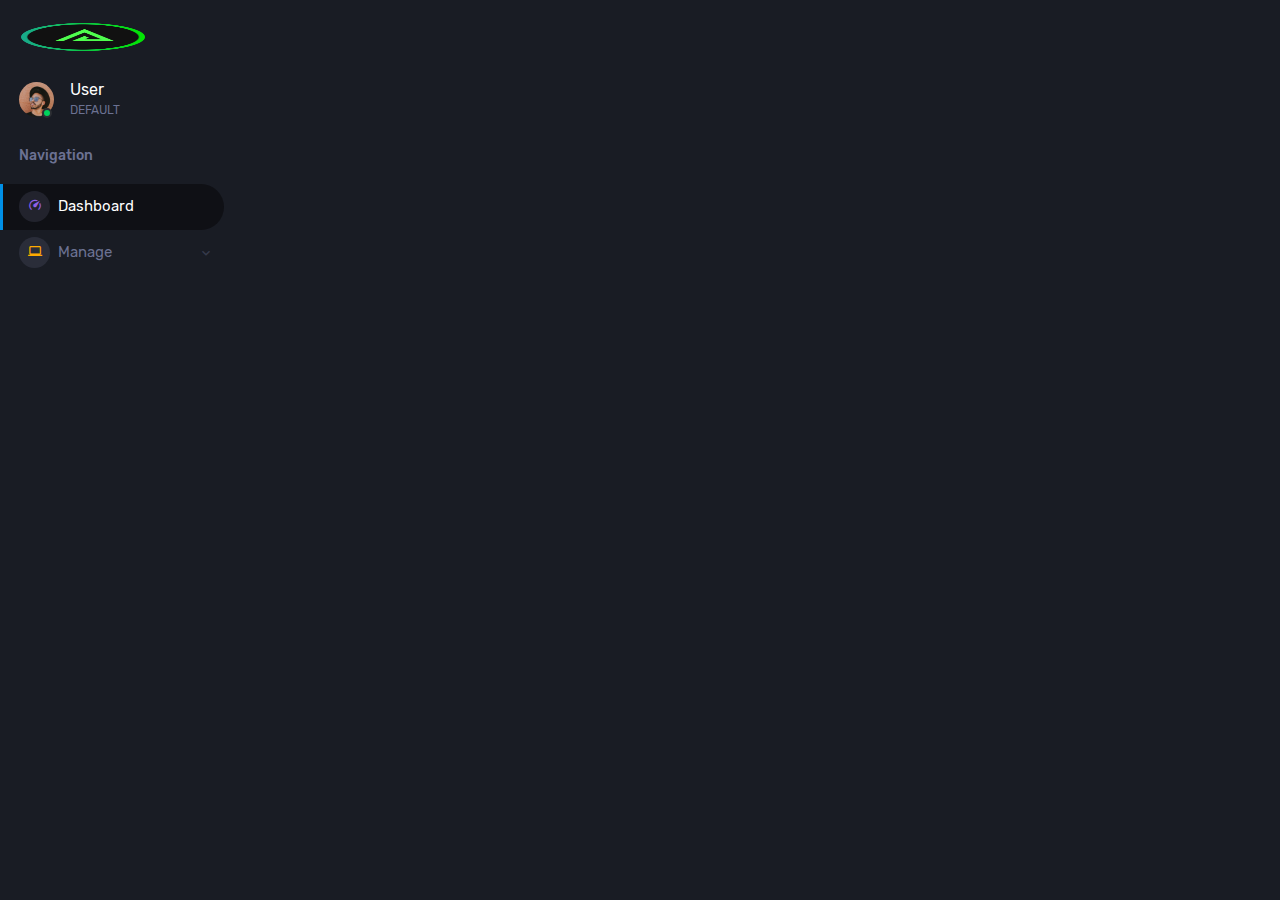
<file: dashboard/index.html>
<!DOCTYPE html>
<html lang="en">
  <head>
    <!-- Required meta tags -->
    <meta charset="utf-8">
    <meta name="viewport" content="width=device-width, initial-scale=1, shrink-to-fit=no">
    <title>Delta - Dashboard</title>
    <!-- plugins:css -->
    <link rel="stylesheet" href="assets/vendors/mdi/css/materialdesignicons.min.css">
    <link rel="stylesheet" href="assets/vendors/css/vendor.bundle.base.css">
    <!-- endinject -->
    <!-- Plugin css for this page -->
    <link rel="stylesheet" href="assets/vendors/jvectormap/jquery-jvectormap.css">
    <link rel="stylesheet" href="assets/vendors/flag-icon-css/css/flag-icon.min.css">
    <link rel="stylesheet" href="assets/vendors/owl-carousel-2/owl.carousel.min.css">
    <link rel="stylesheet" href="assets/vendors/owl-carousel-2/owl.theme.default.min.css">
    <!-- End plugin css for this page -->
    <!-- inject:css -->
    <!-- endinject -->
    <!-- Layout styles -->
    <link rel="stylesheet" href="assets/css/style.css">
    <!-- End layout styles -->
    <link rel="shortcut icon" href="https://delta-robot.github.io/assets/BotLogo.png" />
  </head>
  <body>
    <div class="container-scroller">
      <!-- partial:partials/_sidebar.html -->
      <nav class="sidebar sidebar-offcanvas" id="sidebar">
        <div class="sidebar-brand-wrapper d-none d-lg-flex align-items-center justify-content-center fixed-top">
          <a class="sidebar-brand brand-logo" href="index.html"><img src="https://delta-robot.github.io/assets/BotLogo.png" alt="logo" /></a>
          <a class="sidebar-brand brand-logo-mini" href="index.html"><img src="https://delta-robot.github.io/assets/BotLogo.png" alt="logo" /></a>
        </div>
        <ul class="nav">
          <li class="nav-item profile">
            <div class="profile-desc">
              <div class="profile-pic">
                <div class="count-indicator">
                  <img class="img-xs rounded-circle " src="assets/images/faces/face15.jpg" alt="">
                  <span class="count bg-success"></span>
                </div>
                <div class="profile-name">
                  <h5 class="mb-0 font-weight-normal">User</h5>
                  <span>DEFAULT</span>
                </div>
              </div>
          <li class="nav-item nav-category">
            <span class="nav-link">Navigation</span>
          </li>
          <li class="nav-item menu-items">
            <a class="nav-link" href="index.html">
              <span class="menu-icon">
                <i class="mdi mdi-speedometer"></i>
              </span>
              <span class="menu-title">Dashboard</span>
            </a>
          </li>
          <li class="nav-item menu-items">
            <a class="nav-link" data-toggle="collapse" href="#" aria-expanded="false" aria-controls="ui-basic">
              <span class="menu-icon">
                <i class="mdi mdi-laptop"></i>
              </span>
              <span class="menu-title">Manage</span>
              <i class="menu-arrow"></i>
            </a>
            <div class="collapse" id="ui-basic">
              <ul class="nav flex-column sub-menu">
                <li class="nav-item"> <a class="nav-link" href="#">Ticket</a></li>
                <li class="nav-item"> <a class="nav-link" href="#">ReactionRole</a></li>
              </ul>
            </div>
          </li>
      </div>
      <!-- page-body-wrapper ends -->
    </div>
    <!-- container-scroller -->
    <!-- plugins:js -->
    <script src="assets/vendors/js/vendor.bundle.base.js"></script>
    <!-- endinject -->
    <!-- Plugin js for this page -->
    <script src="assets/vendors/chart.js/Chart.min.js"></script>
    <script src="assets/vendors/progressbar.js/progressbar.min.js"></script>
    <script src="assets/vendors/jvectormap/jquery-jvectormap.min.js"></script>
    <script src="assets/vendors/jvectormap/jquery-jvectormap-world-mill-en.js"></script>
    <script src="assets/vendors/owl-carousel-2/owl.carousel.min.js"></script>
    <!-- End plugin js for this page -->
    <!-- inject:js -->
    <script src="assets/js/off-canvas.js"></script>
    <script src="assets/js/hoverable-collapse.js"></script>
    <script src="assets/js/misc.js"></script>
    <script src="assets/js/settings.js"></script>
    <script src="assets/js/todolist.js"></script>
    <!-- endinject -->
    <!-- Custom js for this page -->
    <script src="assets/js/dashboard.js"></script>
    <!-- End custom js for this page -->
  </body>
</html>
</file>
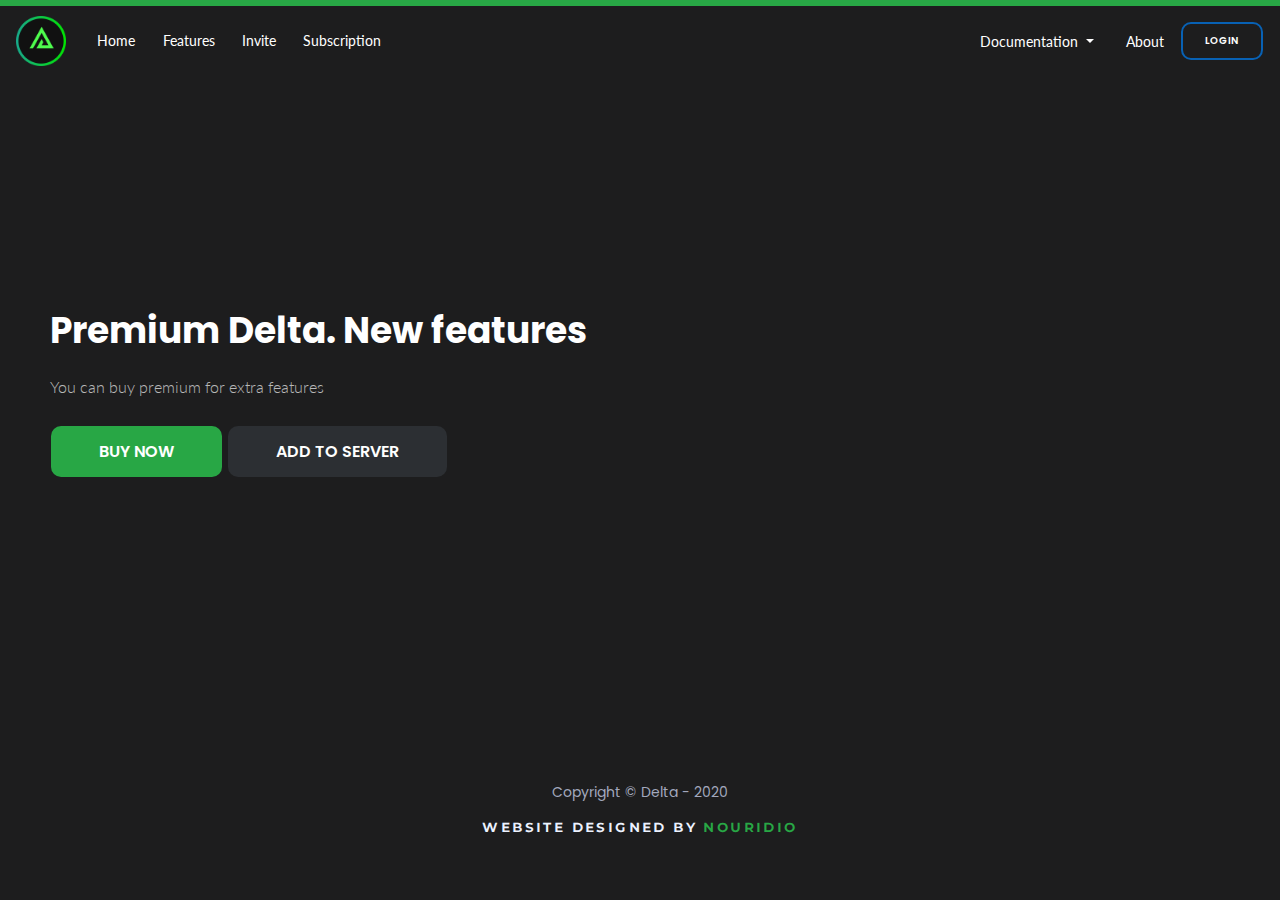
<file: premium/index.html>
<!DOCTYPE html>
<html lang="en">
<head>
    <meta charset="UTF-8">
    <meta name="viewport" content="width=device-width, initial-scale=1, shrink-to-fit=no">
    <link rel="stylesheet" href="css/bootstrap.min.css">
    <link rel="stylesheet" href="css/main.css">
    <link rel="stylesheet" href="css/now-ui-kit.css">
    <link href="https://fonts.googleapis.com/css?family=Poppins:300,400,600,700,800,900&display=swap" rel="stylesheet">
    <link href="https://fonts.googleapis.com/css?family=Montserrat:400,600,700,800,900&display=swap" rel="stylesheet">
    <link href="https://fonts.googleapis.com/css?family=Lato:300,400,600,700,800,900&display=swap" rel="stylesheet">
    <title>Delta - Premium</title>
</head>
<body>
<nav class="navbar navbar-expand-lg bg-transparent">
    <button class="navbar-toggler" type="button" data-toggle="collapse" data-target="#navbarSupportedContent" aria-controls="navbarSupportedContent" aria-expanded="false" aria-label="Toggle navigation">
        <img src="assets/menuIcon.svg" width="20px" height="20px" style="max-width: none !important;">
    </button>
    <img src="assets/BotLogo.png" width="50" height="50">
    <div class="collapse navbar-collapse" id="navbarSupportedContent" style="margin-left: 20px !important">
        <ul class="navbar-nav mr-auto">
            <li class="nav-item active">
                <a class="nav-link" href="http://delta-robot.github.io/v2/">Home</a>
            </li>
            <li class="nav-item">
                <a class="nav-link" href="/">Features</a>
            </li>
            <li class="nav-item">
                <a class="nav-link" href="https://discord.com/api/oauth2/authorize?client_id=1039130541678665728&permissions=8&scope=applications.commands%20bot">Invite</a>
            </li>
            <li class="nav-item">
                <a class="nav-link" href="https://delta-robot.github.io/v2/premium">Subscription</a>
            </li>
        </ul>
        <div class="nav-item dropdown">
            <a class="nav-link dropdown-toggle" href="#" id="navbarDropdown" role="button" data-toggle="dropdown" aria-haspopup="true" aria-expanded="false">
                Documentation
            </a>
            <div class="dropdown-menu" aria-labelledby="navbarDropdown">
                <a class="dropdown-item" href="#">Commands</a>
                <a class="dropdown-item" href="#">Tutorials</a>
                <div class="dropdown-divider"></div>
                <a class="dropdown-item" href="#">Server settings</a>
            </div>
        </div>
        <div class="nav-item">
            <a class="nav-link" href="#">About</a>
        </div>
        <button class="btn login-btn btn-outline-accent my-2 my-sm-0" style="font-size: 10px !important;font-family: poppins !important;">LOGIN</button>
    </div>
</nav>
<div class="heading">
    <h1 class="display-5 title">Premium Delta. New features</h1>
    <p class="subtitle">You can buy premium for extra features</p>
    <a class="btn btn-primary btn-lg" href="#" target="_blank" role="button">Buy Now</a>
    <a class="btn btn-secondary btn-lg" href="https://discord.com/api/oauth2/authorize?client_id=1039130541678665728&permissions=8&scope=applications.commands%20bot" target="_blank" role="button">Add to server</a>
    <br /><br /><br /><br /><br /><br />
</div>
    <div class="footer">
        <div class="bot-footer">
            Copyright © Delta - 2020
        </div><br/>
        <div class="nouridio">website designed by <a href="#"> nouridio</a></div>
    </di
</div>
<script src="https://code.jquery.com/jquery-3.3.1.slim.min.js" integrity="sha384-q8i/X+965DzO0rT7abK41JStQIAqVgRVzpbzo5smXKp4YfRvH+8abtTE1Pi6jizo" crossorigin="anonymous"></script>
<script src="https://cdnjs.cloudflare.com/ajax/libs/popper.js/1.14.7/umd/popper.min.js" integrity="sha384-UO2eT0CpHqdSJQ6hJty5KVphtPhzWj9WO1clHTMGa3JDZwrnQq4sF86dIHNDz0W1" crossorigin="anonymous"></script>
<script src="https://stackpath.bootstrapcdn.com/bootstrap/4.3.1/js/bootstrap.min.js" integrity="sha384-JjSmVgyd0p3pXB1rRibZUAYoIIy6OrQ6VrjIEaFf/nJGzIxFDsf4x0xIM+B07jRM" crossorigin="anonymous"></script>
<script src="js/now-ui-kit.min.js"></script>
</body>
</html>
</file>
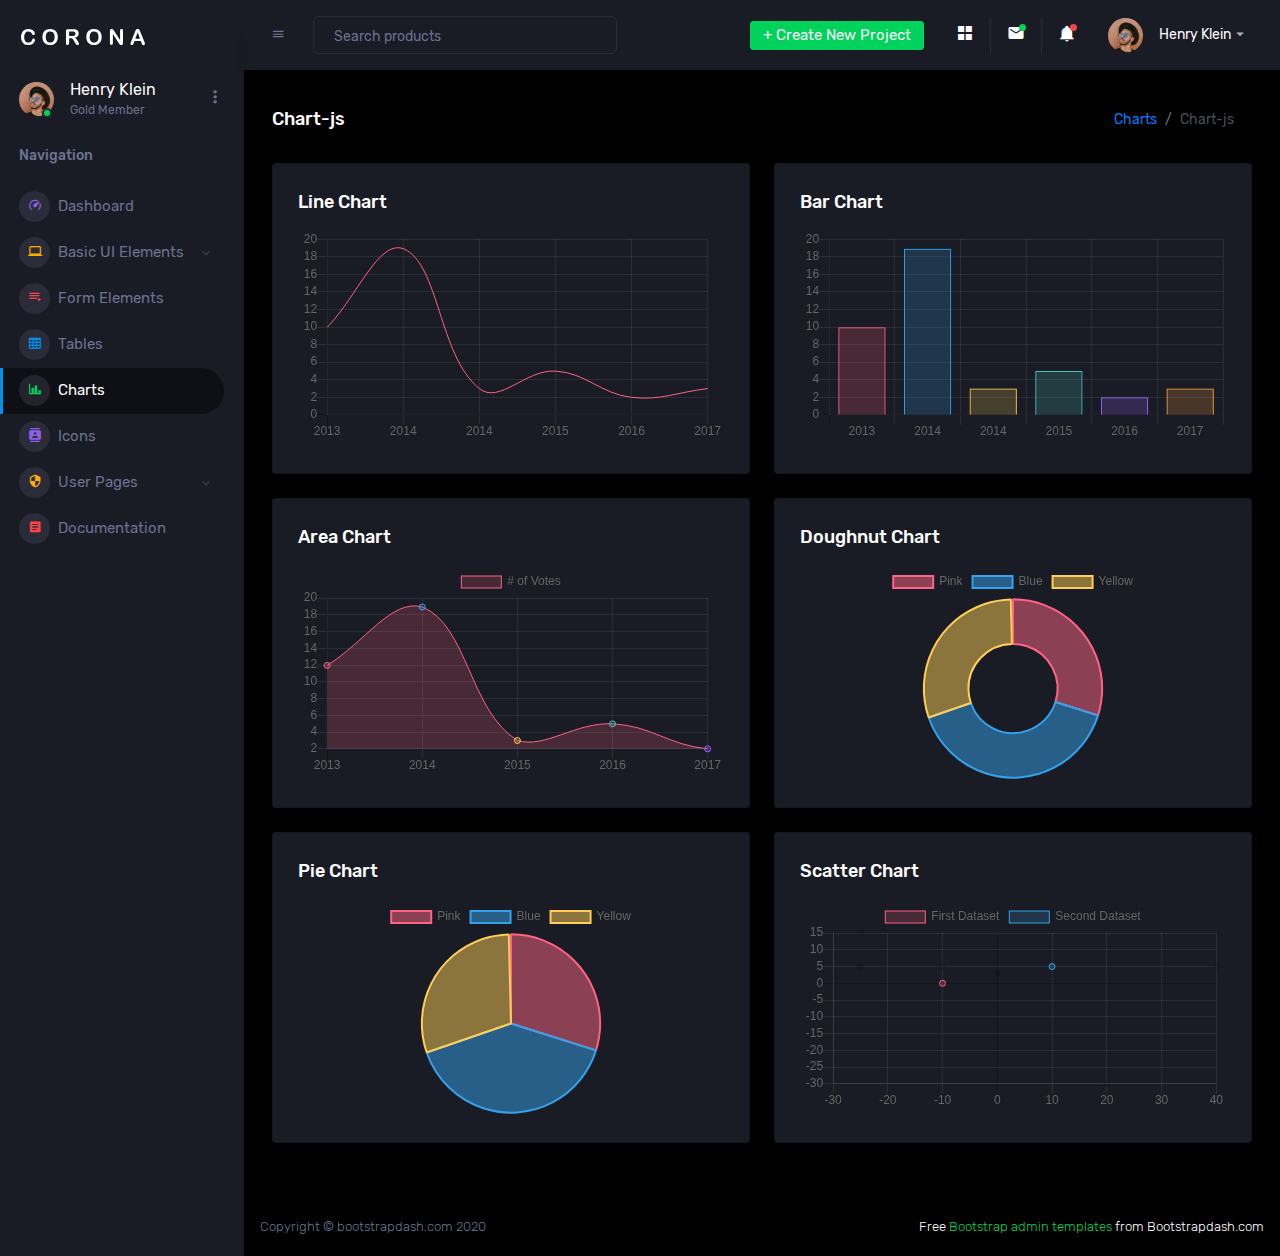
<file: dashboard/pages/charts/chartjs.html>
<!DOCTYPE html>
<html lang="en">
  <head>
    <!-- Required meta tags -->
    <meta charset="utf-8">
    <meta name="viewport" content="width=device-width, initial-scale=1, shrink-to-fit=no">
    <title>Corona Admin</title>
    <!-- plugins:css -->
    <link rel="stylesheet" href="../../assets/vendors/mdi/css/materialdesignicons.min.css">
    <link rel="stylesheet" href="../../assets/vendors/css/vendor.bundle.base.css">
    <!-- endinject -->
    <!-- Plugin css for this page -->
    <!-- End Plugin css for this page -->
    <!-- inject:css -->
    <!-- endinject -->
    <!-- Layout styles -->
    <link rel="stylesheet" href="../../assets/css/style.css">
    <!-- End layout styles -->
    <link rel="shortcut icon" href="../../assets/images/favicon.png" />
  </head>
  <body>
    <div class="container-scroller">
      <!-- partial:../../partials/_sidebar.html -->
      <nav class="sidebar sidebar-offcanvas" id="sidebar">
        <div class="sidebar-brand-wrapper d-none d-lg-flex align-items-center justify-content-center fixed-top">
          <a class="sidebar-brand brand-logo" href="../../index.html"><img src="../../assets/images/logo.svg" alt="logo" /></a>
          <a class="sidebar-brand brand-logo-mini" href="../../index.html"><img src="../../assets/images/logo-mini.svg" alt="logo" /></a>
        </div>
        <ul class="nav">
          <li class="nav-item profile">
            <div class="profile-desc">
              <div class="profile-pic">
                <div class="count-indicator">
                  <img class="img-xs rounded-circle " src="../../assets/images/faces/face15.jpg" alt="">
                  <span class="count bg-success"></span>
                </div>
                <div class="profile-name">
                  <h5 class="mb-0 font-weight-normal">Henry Klein</h5>
                  <span>Gold Member</span>
                </div>
              </div>
              <a href="#" id="profile-dropdown" data-toggle="dropdown"><i class="mdi mdi-dots-vertical"></i></a>
              <div class="dropdown-menu dropdown-menu-right sidebar-dropdown preview-list" aria-labelledby="profile-dropdown">
                <a href="#" class="dropdown-item preview-item">
                  <div class="preview-thumbnail">
                    <div class="preview-icon bg-dark rounded-circle">
                      <i class="mdi mdi-settings text-primary"></i>
                    </div>
                  </div>
                  <div class="preview-item-content">
                    <p class="preview-subject ellipsis mb-1 text-small">Account settings</p>
                  </div>
                </a>
                <div class="dropdown-divider"></div>
                <a href="#" class="dropdown-item preview-item">
                  <div class="preview-thumbnail">
                    <div class="preview-icon bg-dark rounded-circle">
                      <i class="mdi mdi-onepassword  text-info"></i>
                    </div>
                  </div>
                  <div class="preview-item-content">
                    <p class="preview-subject ellipsis mb-1 text-small">Change Password</p>
                  </div>
                </a>
                <div class="dropdown-divider"></div>
                <a href="#" class="dropdown-item preview-item">
                  <div class="preview-thumbnail">
                    <div class="preview-icon bg-dark rounded-circle">
                      <i class="mdi mdi-calendar-today text-success"></i>
                    </div>
                  </div>
                  <div class="preview-item-content">
                    <p class="preview-subject ellipsis mb-1 text-small">To-do list</p>
                  </div>
                </a>
              </div>
            </div>
          </li>
          <li class="nav-item nav-category">
            <span class="nav-link">Navigation</span>
          </li>
          <li class="nav-item menu-items">
            <a class="nav-link" href="../../index.html">
              <span class="menu-icon">
                <i class="mdi mdi-speedometer"></i>
              </span>
              <span class="menu-title">Dashboard</span>
            </a>
          </li>
          <li class="nav-item menu-items">
            <a class="nav-link" data-toggle="collapse" href="#ui-basic" aria-expanded="false" aria-controls="ui-basic">
              <span class="menu-icon">
                <i class="mdi mdi-laptop"></i>
              </span>
              <span class="menu-title">Basic UI Elements</span>
              <i class="menu-arrow"></i>
            </a>
            <div class="collapse" id="ui-basic">
              <ul class="nav flex-column sub-menu">
                <li class="nav-item"> <a class="nav-link" href="../../pages/ui-features/buttons.html">Buttons</a></li>
                <li class="nav-item"> <a class="nav-link" href="../../pages/ui-features/dropdowns.html">Dropdowns</a></li>
                <li class="nav-item"> <a class="nav-link" href="../../pages/ui-features/typography.html">Typography</a></li>
              </ul>
            </div>
          </li>
          <li class="nav-item menu-items">
            <a class="nav-link" href="../../pages/forms/basic_elements.html">
              <span class="menu-icon">
                <i class="mdi mdi-playlist-play"></i>
              </span>
              <span class="menu-title">Form Elements</span>
            </a>
          </li>
          <li class="nav-item menu-items">
            <a class="nav-link" href="../../pages/tables/basic-table.html">
              <span class="menu-icon">
                <i class="mdi mdi-table-large"></i>
              </span>
              <span class="menu-title">Tables</span>
            </a>
          </li>
          <li class="nav-item menu-items">
            <a class="nav-link" href="../../pages/charts/chartjs.html">
              <span class="menu-icon">
                <i class="mdi mdi-chart-bar"></i>
              </span>
              <span class="menu-title">Charts</span>
            </a>
          </li>
          <li class="nav-item menu-items">
            <a class="nav-link" href="../../pages/icons/mdi.html">
              <span class="menu-icon">
                <i class="mdi mdi-contacts"></i>
              </span>
              <span class="menu-title">Icons</span>
            </a>
          </li>
          <li class="nav-item menu-items">
            <a class="nav-link" data-toggle="collapse" href="#auth" aria-expanded="false" aria-controls="auth">
              <span class="menu-icon">
                <i class="mdi mdi-security"></i>
              </span>
              <span class="menu-title">User Pages</span>
              <i class="menu-arrow"></i>
            </a>
            <div class="collapse" id="auth">
              <ul class="nav flex-column sub-menu">
                <li class="nav-item"> <a class="nav-link" href="../../pages/samples/blank-page.html"> Blank Page </a></li>
                <li class="nav-item"> <a class="nav-link" href="../../pages/samples/error-404.html"> 404 </a></li>
                <li class="nav-item"> <a class="nav-link" href="../../pages/samples/error-500.html"> 500 </a></li>
                <li class="nav-item"> <a class="nav-link" href="../../pages/samples/login.html"> Login </a></li>
                <li class="nav-item"> <a class="nav-link" href="../../pages/samples/register.html"> Register </a></li>
              </ul>
            </div>
          </li>
          <li class="nav-item menu-items">
            <a class="nav-link" href="http://www.bootstrapdash.com/demo/corona-free/jquery/documentation/documentation.html">
              <span class="menu-icon">
                <i class="mdi mdi-file-document-box"></i>
              </span>
              <span class="menu-title">Documentation</span>
            </a>
          </li>
        </ul>
      </nav>
      <!-- partial -->
      <div class="container-fluid page-body-wrapper">
        <!-- partial:../../partials/_navbar.html -->
        <nav class="navbar p-0 fixed-top d-flex flex-row">
          <div class="navbar-brand-wrapper d-flex d-lg-none align-items-center justify-content-center">
            <a class="navbar-brand brand-logo-mini" href="../../index.html"><img src="../../assets/images/logo-mini.svg" alt="logo" /></a>
          </div>
          <div class="navbar-menu-wrapper flex-grow d-flex align-items-stretch">
            <button class="navbar-toggler navbar-toggler align-self-center" type="button" data-toggle="minimize">
              <span class="mdi mdi-menu"></span>
            </button>
            <ul class="navbar-nav w-100">
              <li class="nav-item w-100">
                <form class="nav-link mt-2 mt-md-0 d-none d-lg-flex search">
                  <input type="text" class="form-control" placeholder="Search products">
                </form>
              </li>
            </ul>
            <ul class="navbar-nav navbar-nav-right">
              <li class="nav-item dropdown d-none d-lg-block">
                <a class="nav-link btn btn-success create-new-button" id="createbuttonDropdown" data-toggle="dropdown" aria-expanded="false" href="#">+ Create New Project</a>
                <div class="dropdown-menu dropdown-menu-right navbar-dropdown preview-list" aria-labelledby="createbuttonDropdown">
                  <h6 class="p-3 mb-0">Projects</h6>
                  <div class="dropdown-divider"></div>
                  <a class="dropdown-item preview-item">
                    <div class="preview-thumbnail">
                      <div class="preview-icon bg-dark rounded-circle">
                        <i class="mdi mdi-file-outline text-primary"></i>
                      </div>
                    </div>
                    <div class="preview-item-content">
                      <p class="preview-subject ellipsis mb-1">Software Development</p>
                    </div>
                  </a>
                  <div class="dropdown-divider"></div>
                  <a class="dropdown-item preview-item">
                    <div class="preview-thumbnail">
                      <div class="preview-icon bg-dark rounded-circle">
                        <i class="mdi mdi-web text-info"></i>
                      </div>
                    </div>
                    <div class="preview-item-content">
                      <p class="preview-subject ellipsis mb-1">UI Development</p>
                    </div>
                  </a>
                  <div class="dropdown-divider"></div>
                  <a class="dropdown-item preview-item">
                    <div class="preview-thumbnail">
                      <div class="preview-icon bg-dark rounded-circle">
                        <i class="mdi mdi-layers text-danger"></i>
                      </div>
                    </div>
                    <div class="preview-item-content">
                      <p class="preview-subject ellipsis mb-1">Software Testing</p>
                    </div>
                  </a>
                  <div class="dropdown-divider"></div>
                  <p class="p-3 mb-0 text-center">See all projects</p>
                </div>
              </li>
              <li class="nav-item nav-settings d-none d-lg-block">
                <a class="nav-link" href="#">
                  <i class="mdi mdi-view-grid"></i>
                </a>
              </li>
              <li class="nav-item dropdown border-left">
                <a class="nav-link count-indicator dropdown-toggle" id="messageDropdown" href="#" data-toggle="dropdown" aria-expanded="false">
                  <i class="mdi mdi-email"></i>
                  <span class="count bg-success"></span>
                </a>
                <div class="dropdown-menu dropdown-menu-right navbar-dropdown preview-list" aria-labelledby="messageDropdown">
                  <h6 class="p-3 mb-0">Messages</h6>
                  <div class="dropdown-divider"></div>
                  <a class="dropdown-item preview-item">
                    <div class="preview-thumbnail">
                      <img src="../../assets/images/faces/face4.jpg" alt="image" class="rounded-circle profile-pic">
                    </div>
                    <div class="preview-item-content">
                      <p class="preview-subject ellipsis mb-1">Mark send you a message</p>
                      <p class="text-muted mb-0"> 1 Minutes ago </p>
                    </div>
                  </a>
                  <div class="dropdown-divider"></div>
                  <a class="dropdown-item preview-item">
                    <div class="preview-thumbnail">
                      <img src="../../assets/images/faces/face2.jpg" alt="image" class="rounded-circle profile-pic">
                    </div>
                    <div class="preview-item-content">
                      <p class="preview-subject ellipsis mb-1">Cregh send you a message</p>
                      <p class="text-muted mb-0"> 15 Minutes ago </p>
                    </div>
                  </a>
                  <div class="dropdown-divider"></div>
                  <a class="dropdown-item preview-item">
                    <div class="preview-thumbnail">
                      <img src="../../assets/images/faces/face3.jpg" alt="image" class="rounded-circle profile-pic">
                    </div>
                    <div class="preview-item-content">
                      <p class="preview-subject ellipsis mb-1">Profile picture updated</p>
                      <p class="text-muted mb-0"> 18 Minutes ago </p>
                    </div>
                  </a>
                  <div class="dropdown-divider"></div>
                  <p class="p-3 mb-0 text-center">4 new messages</p>
                </div>
              </li>
              <li class="nav-item dropdown border-left">
                <a class="nav-link count-indicator dropdown-toggle" id="notificationDropdown" href="#" data-toggle="dropdown">
                  <i class="mdi mdi-bell"></i>
                  <span class="count bg-danger"></span>
                </a>
                <div class="dropdown-menu dropdown-menu-right navbar-dropdown preview-list" aria-labelledby="notificationDropdown">
                  <h6 class="p-3 mb-0">Notifications</h6>
                  <div class="dropdown-divider"></div>
                  <a class="dropdown-item preview-item">
                    <div class="preview-thumbnail">
                      <div class="preview-icon bg-dark rounded-circle">
                        <i class="mdi mdi-calendar text-success"></i>
                      </div>
                    </div>
                    <div class="preview-item-content">
                      <p class="preview-subject mb-1">Event today</p>
                      <p class="text-muted ellipsis mb-0"> Just a reminder that you have an event today </p>
                    </div>
                  </a>
                  <div class="dropdown-divider"></div>
                  <a class="dropdown-item preview-item">
                    <div class="preview-thumbnail">
                      <div class="preview-icon bg-dark rounded-circle">
                        <i class="mdi mdi-settings text-danger"></i>
                      </div>
                    </div>
                    <div class="preview-item-content">
                      <p class="preview-subject mb-1">Settings</p>
                      <p class="text-muted ellipsis mb-0"> Update dashboard </p>
                    </div>
                  </a>
                  <div class="dropdown-divider"></div>
                  <a class="dropdown-item preview-item">
                    <div class="preview-thumbnail">
                      <div class="preview-icon bg-dark rounded-circle">
                        <i class="mdi mdi-link-variant text-warning"></i>
                      </div>
                    </div>
                    <div class="preview-item-content">
                      <p class="preview-subject mb-1">Launch Admin</p>
                      <p class="text-muted ellipsis mb-0"> New admin wow! </p>
                    </div>
                  </a>
                  <div class="dropdown-divider"></div>
                  <p class="p-3 mb-0 text-center">See all notifications</p>
                </div>
              </li>
              <li class="nav-item dropdown">
                <a class="nav-link" id="profileDropdown" href="#" data-toggle="dropdown">
                  <div class="navbar-profile">
                    <img class="img-xs rounded-circle" src="../../assets/images/faces/face15.jpg" alt="">
                    <p class="mb-0 d-none d-sm-block navbar-profile-name">Henry Klein</p>
                    <i class="mdi mdi-menu-down d-none d-sm-block"></i>
                  </div>
                </a>
                <div class="dropdown-menu dropdown-menu-right navbar-dropdown preview-list" aria-labelledby="profileDropdown">
                  <h6 class="p-3 mb-0">Profile</h6>
                  <div class="dropdown-divider"></div>
                  <a class="dropdown-item preview-item">
                    <div class="preview-thumbnail">
                      <div class="preview-icon bg-dark rounded-circle">
                        <i class="mdi mdi-settings text-success"></i>
                      </div>
                    </div>
                    <div class="preview-item-content">
                      <p class="preview-subject mb-1">Settings</p>
                    </div>
                  </a>
                  <div class="dropdown-divider"></div>
                  <a class="dropdown-item preview-item">
                    <div class="preview-thumbnail">
                      <div class="preview-icon bg-dark rounded-circle">
                        <i class="mdi mdi-logout text-danger"></i>
                      </div>
                    </div>
                    <div class="preview-item-content">
                      <p class="preview-subject mb-1">Log out</p>
                    </div>
                  </a>
                  <div class="dropdown-divider"></div>
                  <p class="p-3 mb-0 text-center">Advanced settings</p>
                </div>
              </li>
            </ul>
            <button class="navbar-toggler navbar-toggler-right d-lg-none align-self-center" type="button" data-toggle="offcanvas">
              <span class="mdi mdi-format-line-spacing"></span>
            </button>
          </div>
        </nav>
        <!-- partial -->
        <div class="main-panel">
          <div class="content-wrapper">
            <div class="page-header">
              <h3 class="page-title"> Chart-js </h3>
              <nav aria-label="breadcrumb">
                <ol class="breadcrumb">
                  <li class="breadcrumb-item"><a href="#">Charts</a></li>
                  <li class="breadcrumb-item active" aria-current="page">Chart-js</li>
                </ol>
              </nav>
            </div>
            <div class="row">
              <div class="col-lg-6 grid-margin stretch-card">
                <div class="card">
                  <div class="card-body">
                    <h4 class="card-title">Line chart</h4>
                    <canvas id="lineChart" style="height:250px"></canvas>
                  </div>
                </div>
              </div>
              <div class="col-lg-6 grid-margin stretch-card">
                <div class="card">
                  <div class="card-body">
                    <h4 class="card-title">Bar chart</h4>
                    <canvas id="barChart" style="height:230px"></canvas>
                  </div>
                </div>
              </div>
            </div>
            <div class="row">
              <div class="col-lg-6 grid-margin stretch-card">
                <div class="card">
                  <div class="card-body">
                    <h4 class="card-title">Area chart</h4>
                    <canvas id="areaChart" style="height:250px"></canvas>
                  </div>
                </div>
              </div>
              <div class="col-lg-6 grid-margin stretch-card">
                <div class="card">
                  <div class="card-body">
                    <h4 class="card-title">Doughnut chart</h4>
                    <canvas id="doughnutChart" style="height:250px"></canvas>
                  </div>
                </div>
              </div>
            </div>
            <div class="row">
              <div class="col-lg-6 grid-margin stretch-card">
                <div class="card">
                  <div class="card-body">
                    <h4 class="card-title">Pie chart</h4>
                    <canvas id="pieChart" style="height:250px"></canvas>
                  </div>
                </div>
              </div>
              <div class="col-lg-6 grid-margin stretch-card">
                <div class="card">
                  <div class="card-body">
                    <h4 class="card-title">Scatter chart</h4>
                    <canvas id="scatterChart" style="height:250px"></canvas>
                  </div>
                </div>
              </div>
            </div>
          </div>
          <!-- content-wrapper ends -->
          <!-- partial:../../partials/_footer.html -->
          <footer class="footer">
            <div class="d-sm-flex justify-content-center justify-content-sm-between">
              <span class="text-muted d-block text-center text-sm-left d-sm-inline-block">Copyright © bootstrapdash.com 2020</span>
              <span class="float-none float-sm-right d-block mt-1 mt-sm-0 text-center"> Free <a href="https://www.bootstrapdash.com/bootstrap-admin-template/" target="_blank">Bootstrap admin templates</a> from Bootstrapdash.com</span>
            </div>
          </footer>
          <!-- partial -->
        </div>
        <!-- main-panel ends -->
      </div>
      <!-- page-body-wrapper ends -->
    </div>
    <!-- container-scroller -->
    <!-- plugins:js -->
    <script src="../../assets/vendors/js/vendor.bundle.base.js"></script>
    <!-- endinject -->
    <!-- Plugin js for this page -->
    <script src="../../assets/vendors/chart.js/Chart.min.js"></script>
    <!-- End plugin js for this page -->
    <!-- inject:js -->
    <script src="../../assets/js/off-canvas.js"></script>
    <script src="../../assets/js/hoverable-collapse.js"></script>
    <script src="../../assets/js/misc.js"></script>
    <script src="../../assets/js/settings.js"></script>
    <script src="../../assets/js/todolist.js"></script>
    <!-- endinject -->
    <!-- Custom js for this page -->
    <script src="../../assets/js/chart.js"></script>
    <!-- End custom js for this page -->
  </body>
</html>
</file>
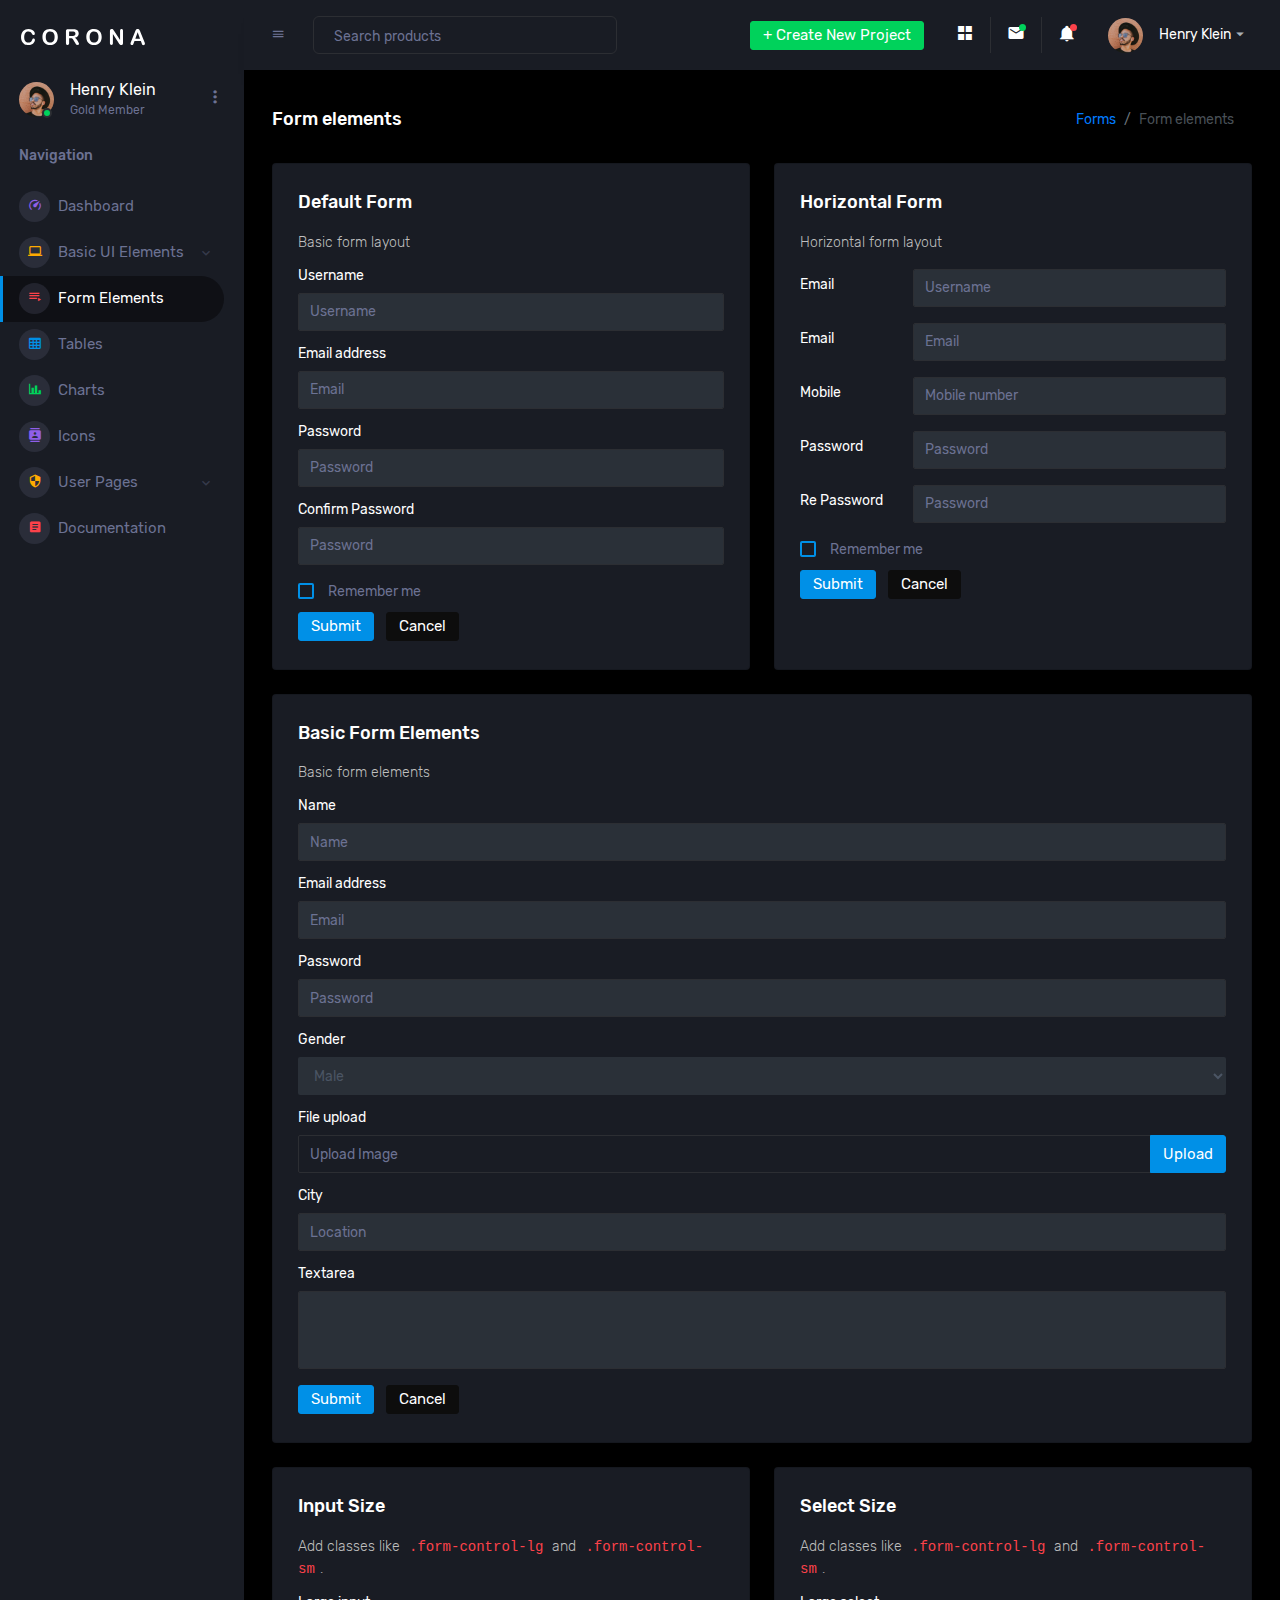
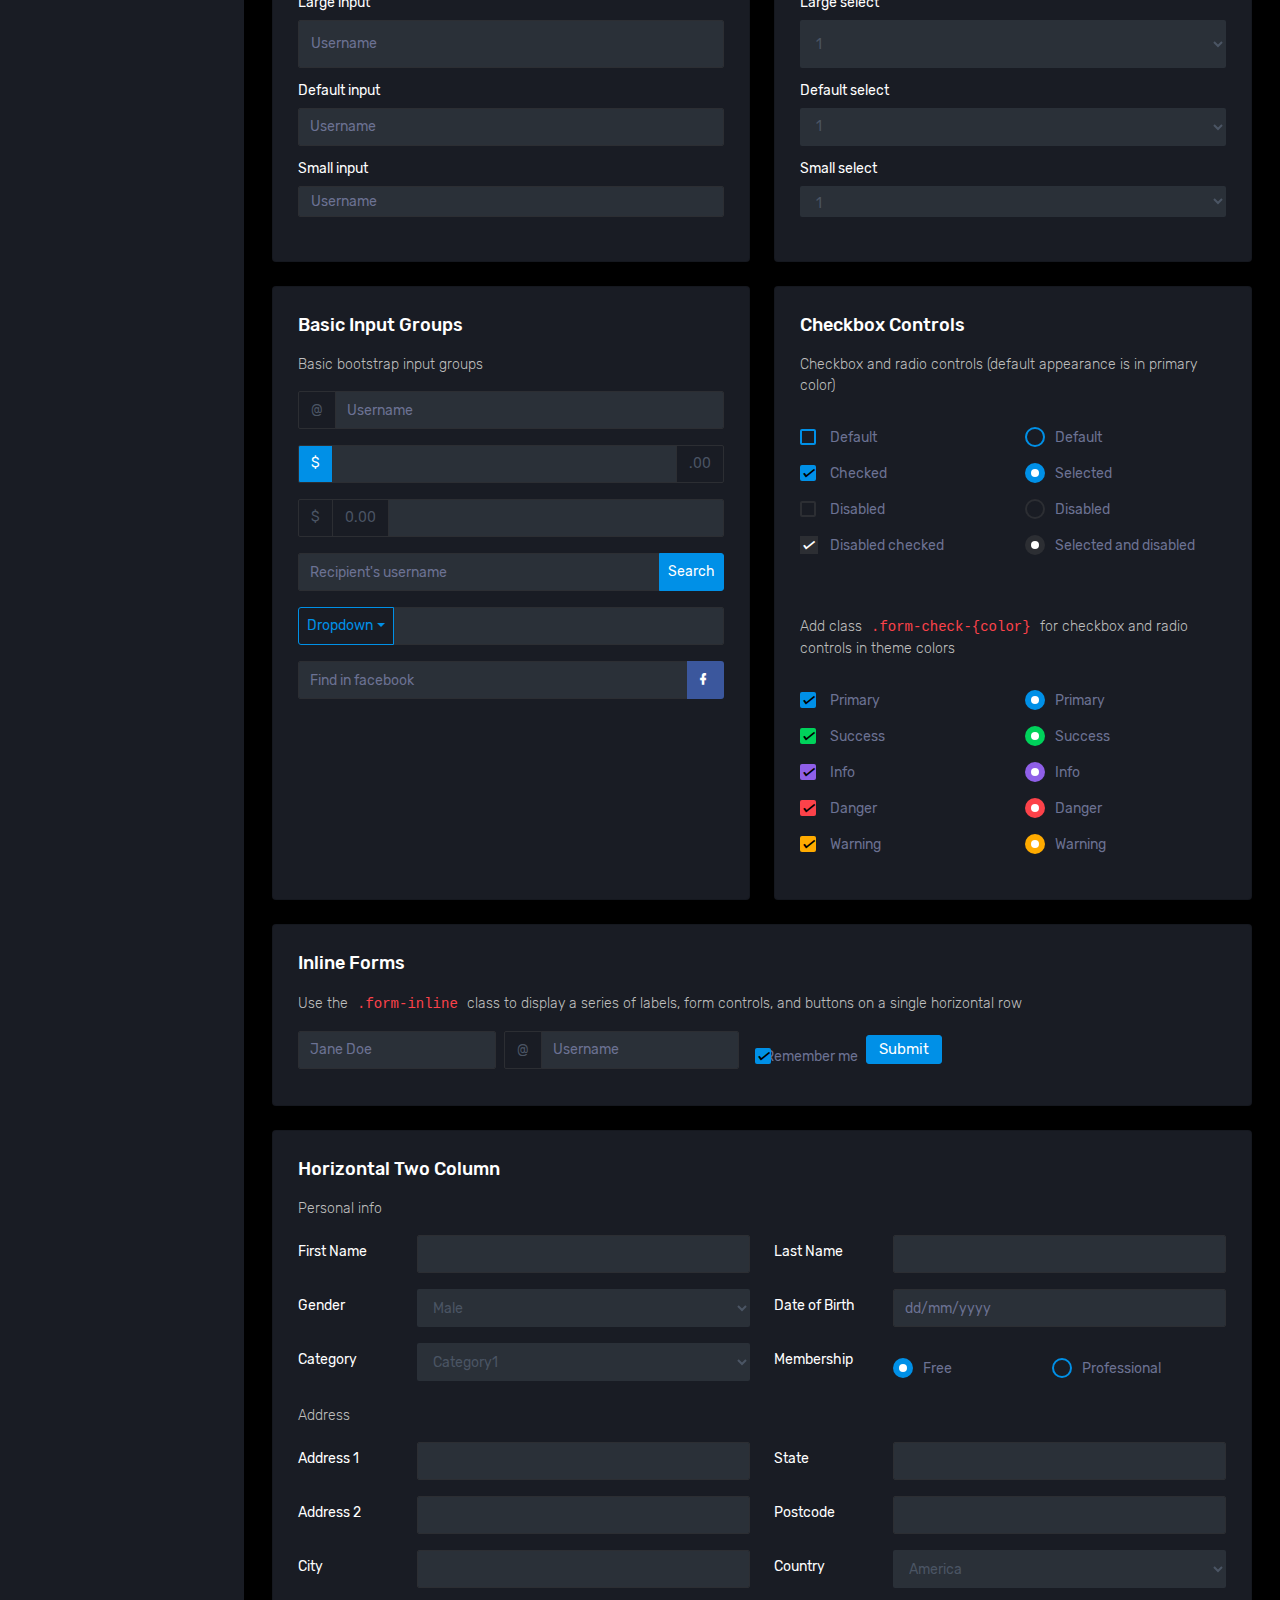
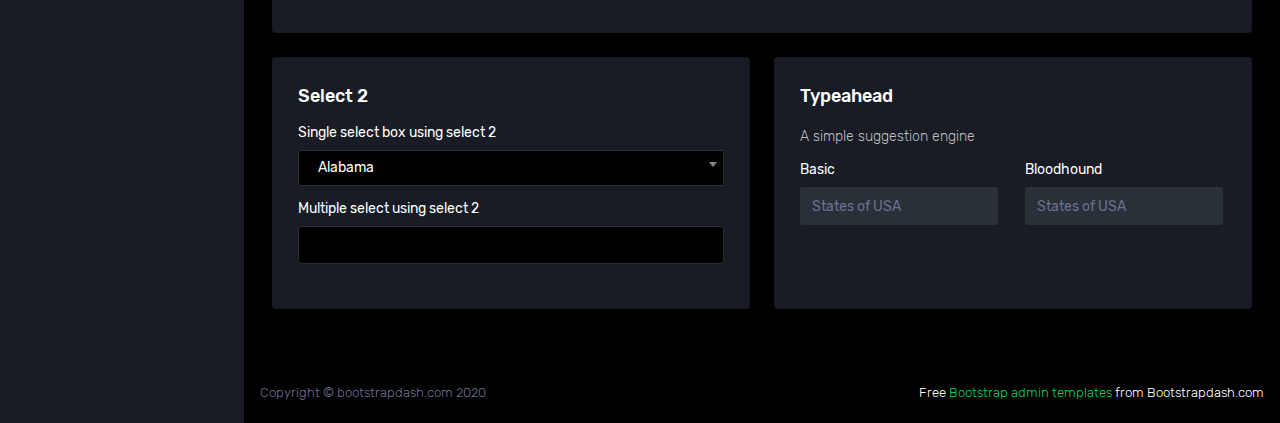
<file: dashboard/pages/forms/basic_elements.html>
<!DOCTYPE html>
<html lang="en">
  <head>
    <!-- Required meta tags -->
    <meta charset="utf-8">
    <meta name="viewport" content="width=device-width, initial-scale=1, shrink-to-fit=no">
    <title>Corona Admin</title>
    <!-- plugins:css -->
    <link rel="stylesheet" href="../../assets/vendors/mdi/css/materialdesignicons.min.css">
    <link rel="stylesheet" href="../../assets/vendors/css/vendor.bundle.base.css">
    <!-- endinject -->
    <!-- Plugin css for this page -->
    <link rel="stylesheet" href="../../assets/vendors/select2/select2.min.css">
    <link rel="stylesheet" href="../../assets/vendors/select2-bootstrap-theme/select2-bootstrap.min.css">
    <!-- End plugin css for this page -->
    <!-- inject:css -->
    <!-- endinject -->
    <!-- Layout styles -->
    <link rel="stylesheet" href="../../assets/css/style.css">
    <!-- End layout styles -->
    <link rel="shortcut icon" href="../../assets/images/favicon.png" />
  </head>
  <body>
    <div class="container-scroller">
      <!-- partial:../../partials/_sidebar.html -->
      <nav class="sidebar sidebar-offcanvas" id="sidebar">
        <div class="sidebar-brand-wrapper d-none d-lg-flex align-items-center justify-content-center fixed-top">
          <a class="sidebar-brand brand-logo" href="../../index.html"><img src="../../assets/images/logo.svg" alt="logo" /></a>
          <a class="sidebar-brand brand-logo-mini" href="../../index.html"><img src="../../assets/images/logo-mini.svg" alt="logo" /></a>
        </div>
        <ul class="nav">
          <li class="nav-item profile">
            <div class="profile-desc">
              <div class="profile-pic">
                <div class="count-indicator">
                  <img class="img-xs rounded-circle " src="../../assets/images/faces/face15.jpg" alt="">
                  <span class="count bg-success"></span>
                </div>
                <div class="profile-name">
                  <h5 class="mb-0 font-weight-normal">Henry Klein</h5>
                  <span>Gold Member</span>
                </div>
              </div>
              <a href="#" id="profile-dropdown" data-toggle="dropdown"><i class="mdi mdi-dots-vertical"></i></a>
              <div class="dropdown-menu dropdown-menu-right sidebar-dropdown preview-list" aria-labelledby="profile-dropdown">
                <a href="#" class="dropdown-item preview-item">
                  <div class="preview-thumbnail">
                    <div class="preview-icon bg-dark rounded-circle">
                      <i class="mdi mdi-settings text-primary"></i>
                    </div>
                  </div>
                  <div class="preview-item-content">
                    <p class="preview-subject ellipsis mb-1 text-small">Account settings</p>
                  </div>
                </a>
                <div class="dropdown-divider"></div>
                <a href="#" class="dropdown-item preview-item">
                  <div class="preview-thumbnail">
                    <div class="preview-icon bg-dark rounded-circle">
                      <i class="mdi mdi-onepassword  text-info"></i>
                    </div>
                  </div>
                  <div class="preview-item-content">
                    <p class="preview-subject ellipsis mb-1 text-small">Change Password</p>
                  </div>
                </a>
                <div class="dropdown-divider"></div>
                <a href="#" class="dropdown-item preview-item">
                  <div class="preview-thumbnail">
                    <div class="preview-icon bg-dark rounded-circle">
                      <i class="mdi mdi-calendar-today text-success"></i>
                    </div>
                  </div>
                  <div class="preview-item-content">
                    <p class="preview-subject ellipsis mb-1 text-small">To-do list</p>
                  </div>
                </a>
              </div>
            </div>
          </li>
          <li class="nav-item nav-category">
            <span class="nav-link">Navigation</span>
          </li>
          <li class="nav-item menu-items">
            <a class="nav-link" href="../../index.html">
              <span class="menu-icon">
                <i class="mdi mdi-speedometer"></i>
              </span>
              <span class="menu-title">Dashboard</span>
            </a>
          </li>
          <li class="nav-item menu-items">
            <a class="nav-link" data-toggle="collapse" href="#ui-basic" aria-expanded="false" aria-controls="ui-basic">
              <span class="menu-icon">
                <i class="mdi mdi-laptop"></i>
              </span>
              <span class="menu-title">Basic UI Elements</span>
              <i class="menu-arrow"></i>
            </a>
            <div class="collapse" id="ui-basic">
              <ul class="nav flex-column sub-menu">
                <li class="nav-item"> <a class="nav-link" href="../../pages/ui-features/buttons.html">Buttons</a></li>
                <li class="nav-item"> <a class="nav-link" href="../../pages/ui-features/dropdowns.html">Dropdowns</a></li>
                <li class="nav-item"> <a class="nav-link" href="../../pages/ui-features/typography.html">Typography</a></li>
              </ul>
            </div>
          </li>
          <li class="nav-item menu-items">
            <a class="nav-link" href="../../pages/forms/basic_elements.html">
              <span class="menu-icon">
                <i class="mdi mdi-playlist-play"></i>
              </span>
              <span class="menu-title">Form Elements</span>
            </a>
          </li>
          <li class="nav-item menu-items">
            <a class="nav-link" href="../../pages/tables/basic-table.html">
              <span class="menu-icon">
                <i class="mdi mdi-table-large"></i>
              </span>
              <span class="menu-title">Tables</span>
            </a>
          </li>
          <li class="nav-item menu-items">
            <a class="nav-link" href="../../pages/charts/chartjs.html">
              <span class="menu-icon">
                <i class="mdi mdi-chart-bar"></i>
              </span>
              <span class="menu-title">Charts</span>
            </a>
          </li>
          <li class="nav-item menu-items">
            <a class="nav-link" href="../../pages/icons/mdi.html">
              <span class="menu-icon">
                <i class="mdi mdi-contacts"></i>
              </span>
              <span class="menu-title">Icons</span>
            </a>
          </li>
          <li class="nav-item menu-items">
            <a class="nav-link" data-toggle="collapse" href="#auth" aria-expanded="false" aria-controls="auth">
              <span class="menu-icon">
                <i class="mdi mdi-security"></i>
              </span>
              <span class="menu-title">User Pages</span>
              <i class="menu-arrow"></i>
            </a>
            <div class="collapse" id="auth">
              <ul class="nav flex-column sub-menu">
                <li class="nav-item"> <a class="nav-link" href="../../pages/samples/blank-page.html"> Blank Page </a></li>
                <li class="nav-item"> <a class="nav-link" href="../../pages/samples/error-404.html"> 404 </a></li>
                <li class="nav-item"> <a class="nav-link" href="../../pages/samples/error-500.html"> 500 </a></li>
                <li class="nav-item"> <a class="nav-link" href="../../pages/samples/login.html"> Login </a></li>
                <li class="nav-item"> <a class="nav-link" href="../../pages/samples/register.html"> Register </a></li>
              </ul>
            </div>
          </li>
          <li class="nav-item menu-items">
            <a class="nav-link" href="http://www.bootstrapdash.com/demo/corona-free/jquery/documentation/documentation.html">
              <span class="menu-icon">
                <i class="mdi mdi-file-document-box"></i>
              </span>
              <span class="menu-title">Documentation</span>
            </a>
          </li>
        </ul>
      </nav>
      <!-- partial -->
      <div class="container-fluid page-body-wrapper">
        <!-- partial:../../partials/_navbar.html -->
        <nav class="navbar p-0 fixed-top d-flex flex-row">
          <div class="navbar-brand-wrapper d-flex d-lg-none align-items-center justify-content-center">
            <a class="navbar-brand brand-logo-mini" href="../../index.html"><img src="../../assets/images/logo-mini.svg" alt="logo" /></a>
          </div>
          <div class="navbar-menu-wrapper flex-grow d-flex align-items-stretch">
            <button class="navbar-toggler navbar-toggler align-self-center" type="button" data-toggle="minimize">
              <span class="mdi mdi-menu"></span>
            </button>
            <ul class="navbar-nav w-100">
              <li class="nav-item w-100">
                <form class="nav-link mt-2 mt-md-0 d-none d-lg-flex search">
                  <input type="text" class="form-control" placeholder="Search products">
                </form>
              </li>
            </ul>
            <ul class="navbar-nav navbar-nav-right">
              <li class="nav-item dropdown d-none d-lg-block">
                <a class="nav-link btn btn-success create-new-button" id="createbuttonDropdown" data-toggle="dropdown" aria-expanded="false" href="#">+ Create New Project</a>
                <div class="dropdown-menu dropdown-menu-right navbar-dropdown preview-list" aria-labelledby="createbuttonDropdown">
                  <h6 class="p-3 mb-0">Projects</h6>
                  <div class="dropdown-divider"></div>
                  <a class="dropdown-item preview-item">
                    <div class="preview-thumbnail">
                      <div class="preview-icon bg-dark rounded-circle">
                        <i class="mdi mdi-file-outline text-primary"></i>
                      </div>
                    </div>
                    <div class="preview-item-content">
                      <p class="preview-subject ellipsis mb-1">Software Development</p>
                    </div>
                  </a>
                  <div class="dropdown-divider"></div>
                  <a class="dropdown-item preview-item">
                    <div class="preview-thumbnail">
                      <div class="preview-icon bg-dark rounded-circle">
                        <i class="mdi mdi-web text-info"></i>
                      </div>
                    </div>
                    <div class="preview-item-content">
                      <p class="preview-subject ellipsis mb-1">UI Development</p>
                    </div>
                  </a>
                  <div class="dropdown-divider"></div>
                  <a class="dropdown-item preview-item">
                    <div class="preview-thumbnail">
                      <div class="preview-icon bg-dark rounded-circle">
                        <i class="mdi mdi-layers text-danger"></i>
                      </div>
                    </div>
                    <div class="preview-item-content">
                      <p class="preview-subject ellipsis mb-1">Software Testing</p>
                    </div>
                  </a>
                  <div class="dropdown-divider"></div>
                  <p class="p-3 mb-0 text-center">See all projects</p>
                </div>
              </li>
              <li class="nav-item nav-settings d-none d-lg-block">
                <a class="nav-link" href="#">
                  <i class="mdi mdi-view-grid"></i>
                </a>
              </li>
              <li class="nav-item dropdown border-left">
                <a class="nav-link count-indicator dropdown-toggle" id="messageDropdown" href="#" data-toggle="dropdown" aria-expanded="false">
                  <i class="mdi mdi-email"></i>
                  <span class="count bg-success"></span>
                </a>
                <div class="dropdown-menu dropdown-menu-right navbar-dropdown preview-list" aria-labelledby="messageDropdown">
                  <h6 class="p-3 mb-0">Messages</h6>
                  <div class="dropdown-divider"></div>
                  <a class="dropdown-item preview-item">
                    <div class="preview-thumbnail">
                      <img src="../../assets/images/faces/face4.jpg" alt="image" class="rounded-circle profile-pic">
                    </div>
                    <div class="preview-item-content">
                      <p class="preview-subject ellipsis mb-1">Mark send you a message</p>
                      <p class="text-muted mb-0"> 1 Minutes ago </p>
                    </div>
                  </a>
                  <div class="dropdown-divider"></div>
                  <a class="dropdown-item preview-item">
                    <div class="preview-thumbnail">
                      <img src="../../assets/images/faces/face2.jpg" alt="image" class="rounded-circle profile-pic">
                    </div>
                    <div class="preview-item-content">
                      <p class="preview-subject ellipsis mb-1">Cregh send you a message</p>
                      <p class="text-muted mb-0"> 15 Minutes ago </p>
                    </div>
                  </a>
                  <div class="dropdown-divider"></div>
                  <a class="dropdown-item preview-item">
                    <div class="preview-thumbnail">
                      <img src="../../assets/images/faces/face3.jpg" alt="image" class="rounded-circle profile-pic">
                    </div>
                    <div class="preview-item-content">
                      <p class="preview-subject ellipsis mb-1">Profile picture updated</p>
                      <p class="text-muted mb-0"> 18 Minutes ago </p>
                    </div>
                  </a>
                  <div class="dropdown-divider"></div>
                  <p class="p-3 mb-0 text-center">4 new messages</p>
                </div>
              </li>
              <li class="nav-item dropdown border-left">
                <a class="nav-link count-indicator dropdown-toggle" id="notificationDropdown" href="#" data-toggle="dropdown">
                  <i class="mdi mdi-bell"></i>
                  <span class="count bg-danger"></span>
                </a>
                <div class="dropdown-menu dropdown-menu-right navbar-dropdown preview-list" aria-labelledby="notificationDropdown">
                  <h6 class="p-3 mb-0">Notifications</h6>
                  <div class="dropdown-divider"></div>
                  <a class="dropdown-item preview-item">
                    <div class="preview-thumbnail">
                      <div class="preview-icon bg-dark rounded-circle">
                        <i class="mdi mdi-calendar text-success"></i>
                      </div>
                    </div>
                    <div class="preview-item-content">
                      <p class="preview-subject mb-1">Event today</p>
                      <p class="text-muted ellipsis mb-0"> Just a reminder that you have an event today </p>
                    </div>
                  </a>
                  <div class="dropdown-divider"></div>
                  <a class="dropdown-item preview-item">
                    <div class="preview-thumbnail">
                      <div class="preview-icon bg-dark rounded-circle">
                        <i class="mdi mdi-settings text-danger"></i>
                      </div>
                    </div>
                    <div class="preview-item-content">
                      <p class="preview-subject mb-1">Settings</p>
                      <p class="text-muted ellipsis mb-0"> Update dashboard </p>
                    </div>
                  </a>
                  <div class="dropdown-divider"></div>
                  <a class="dropdown-item preview-item">
                    <div class="preview-thumbnail">
                      <div class="preview-icon bg-dark rounded-circle">
                        <i class="mdi mdi-link-variant text-warning"></i>
                      </div>
                    </div>
                    <div class="preview-item-content">
                      <p class="preview-subject mb-1">Launch Admin</p>
                      <p class="text-muted ellipsis mb-0"> New admin wow! </p>
                    </div>
                  </a>
                  <div class="dropdown-divider"></div>
                  <p class="p-3 mb-0 text-center">See all notifications</p>
                </div>
              </li>
              <li class="nav-item dropdown">
                <a class="nav-link" id="profileDropdown" href="#" data-toggle="dropdown">
                  <div class="navbar-profile">
                    <img class="img-xs rounded-circle" src="../../assets/images/faces/face15.jpg" alt="">
                    <p class="mb-0 d-none d-sm-block navbar-profile-name">Henry Klein</p>
                    <i class="mdi mdi-menu-down d-none d-sm-block"></i>
                  </div>
                </a>
                <div class="dropdown-menu dropdown-menu-right navbar-dropdown preview-list" aria-labelledby="profileDropdown">
                  <h6 class="p-3 mb-0">Profile</h6>
                  <div class="dropdown-divider"></div>
                  <a class="dropdown-item preview-item">
                    <div class="preview-thumbnail">
                      <div class="preview-icon bg-dark rounded-circle">
                        <i class="mdi mdi-settings text-success"></i>
                      </div>
                    </div>
                    <div class="preview-item-content">
                      <p class="preview-subject mb-1">Settings</p>
                    </div>
                  </a>
                  <div class="dropdown-divider"></div>
                  <a class="dropdown-item preview-item">
                    <div class="preview-thumbnail">
                      <div class="preview-icon bg-dark rounded-circle">
                        <i class="mdi mdi-logout text-danger"></i>
                      </div>
                    </div>
                    <div class="preview-item-content">
                      <p class="preview-subject mb-1">Log out</p>
                    </div>
                  </a>
                  <div class="dropdown-divider"></div>
                  <p class="p-3 mb-0 text-center">Advanced settings</p>
                </div>
              </li>
            </ul>
            <button class="navbar-toggler navbar-toggler-right d-lg-none align-self-center" type="button" data-toggle="offcanvas">
              <span class="mdi mdi-format-line-spacing"></span>
            </button>
          </div>
        </nav>
        <!-- partial -->
        <div class="main-panel">
          <div class="content-wrapper">
            <div class="page-header">
              <h3 class="page-title"> Form elements </h3>
              <nav aria-label="breadcrumb">
                <ol class="breadcrumb">
                  <li class="breadcrumb-item"><a href="#">Forms</a></li>
                  <li class="breadcrumb-item active" aria-current="page">Form elements</li>
                </ol>
              </nav>
            </div>
            <div class="row">
              <div class="col-md-6 grid-margin stretch-card">
                <div class="card">
                  <div class="card-body">
                    <h4 class="card-title">Default form</h4>
                    <p class="card-description"> Basic form layout </p>
                    <form class="forms-sample">
                      <div class="form-group">
                        <label for="exampleInputUsername1">Username</label>
                        <input type="text" class="form-control" id="exampleInputUsername1" placeholder="Username">
                      </div>
                      <div class="form-group">
                        <label for="exampleInputEmail1">Email address</label>
                        <input type="email" class="form-control" id="exampleInputEmail1" placeholder="Email">
                      </div>
                      <div class="form-group">
                        <label for="exampleInputPassword1">Password</label>
                        <input type="password" class="form-control" id="exampleInputPassword1" placeholder="Password">
                      </div>
                      <div class="form-group">
                        <label for="exampleInputConfirmPassword1">Confirm Password</label>
                        <input type="password" class="form-control" id="exampleInputConfirmPassword1" placeholder="Password">
                      </div>
                      <div class="form-check form-check-flat form-check-primary">
                        <label class="form-check-label">
                          <input type="checkbox" class="form-check-input"> Remember me </label>
                      </div>
                      <button type="submit" class="btn btn-primary mr-2">Submit</button>
                      <button class="btn btn-dark">Cancel</button>
                    </form>
                  </div>
                </div>
              </div>
              <div class="col-md-6 grid-margin stretch-card">
                <div class="card">
                  <div class="card-body">
                    <h4 class="card-title">Horizontal Form</h4>
                    <p class="card-description"> Horizontal form layout </p>
                    <form class="forms-sample">
                      <div class="form-group row">
                        <label for="exampleInputUsername2" class="col-sm-3 col-form-label">Email</label>
                        <div class="col-sm-9">
                          <input type="text" class="form-control" id="exampleInputUsername2" placeholder="Username">
                        </div>
                      </div>
                      <div class="form-group row">
                        <label for="exampleInputEmail2" class="col-sm-3 col-form-label">Email</label>
                        <div class="col-sm-9">
                          <input type="email" class="form-control" id="exampleInputEmail2" placeholder="Email">
                        </div>
                      </div>
                      <div class="form-group row">
                        <label for="exampleInputMobile" class="col-sm-3 col-form-label">Mobile</label>
                        <div class="col-sm-9">
                          <input type="text" class="form-control" id="exampleInputMobile" placeholder="Mobile number">
                        </div>
                      </div>
                      <div class="form-group row">
                        <label for="exampleInputPassword2" class="col-sm-3 col-form-label">Password</label>
                        <div class="col-sm-9">
                          <input type="password" class="form-control" id="exampleInputPassword2" placeholder="Password">
                        </div>
                      </div>
                      <div class="form-group row">
                        <label for="exampleInputConfirmPassword2" class="col-sm-3 col-form-label">Re Password</label>
                        <div class="col-sm-9">
                          <input type="password" class="form-control" id="exampleInputConfirmPassword2" placeholder="Password">
                        </div>
                      </div>
                      <div class="form-check form-check-flat form-check-primary">
                        <label class="form-check-label">
                          <input type="checkbox" class="form-check-input"> Remember me </label>
                      </div>
                      <button type="submit" class="btn btn-primary mr-2">Submit</button>
                      <button class="btn btn-dark">Cancel</button>
                    </form>
                  </div>
                </div>
              </div>
              <div class="col-12 grid-margin stretch-card">
                <div class="card">
                  <div class="card-body">
                    <h4 class="card-title">Basic form elements</h4>
                    <p class="card-description"> Basic form elements </p>
                    <form class="forms-sample">
                      <div class="form-group">
                        <label for="exampleInputName1">Name</label>
                        <input type="text" class="form-control" id="exampleInputName1" placeholder="Name">
                      </div>
                      <div class="form-group">
                        <label for="exampleInputEmail3">Email address</label>
                        <input type="email" class="form-control" id="exampleInputEmail3" placeholder="Email">
                      </div>
                      <div class="form-group">
                        <label for="exampleInputPassword4">Password</label>
                        <input type="password" class="form-control" id="exampleInputPassword4" placeholder="Password">
                      </div>
                      <div class="form-group">
                        <label for="exampleSelectGender">Gender</label>
                        <select class="form-control" id="exampleSelectGender">
                          <option>Male</option>
                          <option>Female</option>
                        </select>
                      </div>
                      <div class="form-group">
                        <label>File upload</label>
                        <input type="file" name="img[]" class="file-upload-default">
                        <div class="input-group col-xs-12">
                          <input type="text" class="form-control file-upload-info" disabled placeholder="Upload Image">
                          <span class="input-group-append">
                            <button class="file-upload-browse btn btn-primary" type="button">Upload</button>
                          </span>
                        </div>
                      </div>
                      <div class="form-group">
                        <label for="exampleInputCity1">City</label>
                        <input type="text" class="form-control" id="exampleInputCity1" placeholder="Location">
                      </div>
                      <div class="form-group">
                        <label for="exampleTextarea1">Textarea</label>
                        <textarea class="form-control" id="exampleTextarea1" rows="4"></textarea>
                      </div>
                      <button type="submit" class="btn btn-primary mr-2">Submit</button>
                      <button class="btn btn-dark">Cancel</button>
                    </form>
                  </div>
                </div>
              </div>
              <div class="col-md-6 grid-margin stretch-card">
                <div class="card">
                  <div class="card-body">
                    <h4 class="card-title">Input size</h4>
                    <p class="card-description"> Add classes like <code>.form-control-lg</code> and <code>.form-control-sm</code>. </p>
                    <div class="form-group">
                      <label>Large input</label>
                      <input type="text" class="form-control form-control-lg" placeholder="Username" aria-label="Username">
                    </div>
                    <div class="form-group">
                      <label>Default input</label>
                      <input type="text" class="form-control" placeholder="Username" aria-label="Username">
                    </div>
                    <div class="form-group">
                      <label>Small input</label>
                      <input type="text" class="form-control form-control-sm" placeholder="Username" aria-label="Username">
                    </div>
                  </div>
                </div>
              </div>
              <div class="col-md-6 grid-margin stretch-card">
                <div class="card">
                  <div class="card-body">
                    <h4 class="card-title">Select size</h4>
                    <p class="card-description"> Add classes like <code>.form-control-lg</code> and <code>.form-control-sm</code>. </p>
                    <div class="form-group">
                      <label for="exampleFormControlSelect1">Large select</label>
                      <select class="form-control form-control-lg" id="exampleFormControlSelect1">
                        <option>1</option>
                        <option>2</option>
                        <option>3</option>
                        <option>4</option>
                        <option>5</option>
                      </select>
                    </div>
                    <div class="form-group">
                      <label for="exampleFormControlSelect2">Default select</label>
                      <select class="form-control" id="exampleFormControlSelect2">
                        <option>1</option>
                        <option>2</option>
                        <option>3</option>
                        <option>4</option>
                        <option>5</option>
                      </select>
                    </div>
                    <div class="form-group">
                      <label for="exampleFormControlSelect3">Small select</label>
                      <select class="form-control form-control-sm" id="exampleFormControlSelect3">
                        <option>1</option>
                        <option>2</option>
                        <option>3</option>
                        <option>4</option>
                        <option>5</option>
                      </select>
                    </div>
                  </div>
                </div>
              </div>
              <div class="col-md-6 grid-margin stretch-card">
                <div class="card">
                  <div class="card-body">
                    <h4 class="card-title">Basic input groups</h4>
                    <p class="card-description"> Basic bootstrap input groups </p>
                    <div class="form-group">
                      <div class="input-group">
                        <div class="input-group-prepend">
                          <span class="input-group-text">@</span>
                        </div>
                        <input type="text" class="form-control" placeholder="Username" aria-label="Username" aria-describedby="basic-addon1">
                      </div>
                    </div>
                    <div class="form-group">
                      <div class="input-group">
                        <div class="input-group-prepend">
                          <span class="input-group-text bg-primary text-white">$</span>
                        </div>
                        <input type="text" class="form-control" aria-label="Amount (to the nearest dollar)">
                        <div class="input-group-append">
                          <span class="input-group-text">.00</span>
                        </div>
                      </div>
                    </div>
                    <div class="form-group">
                      <div class="input-group">
                        <div class="input-group-prepend">
                          <span class="input-group-text">$</span>
                        </div>
                        <div class="input-group-prepend">
                          <span class="input-group-text">0.00</span>
                        </div>
                        <input type="text" class="form-control" aria-label="Amount (to the nearest dollar)">
                      </div>
                    </div>
                    <div class="form-group">
                      <div class="input-group">
                        <input type="text" class="form-control" placeholder="Recipient's username" aria-label="Recipient's username" aria-describedby="basic-addon2">
                        <div class="input-group-append">
                          <button class="btn btn-sm btn-primary" type="button">Search</button>
                        </div>
                      </div>
                    </div>
                    <div class="form-group">
                      <div class="input-group">
                        <div class="input-group-prepend">
                          <button class="btn btn-sm btn-outline-primary dropdown-toggle" type="button" data-toggle="dropdown" aria-haspopup="true" aria-expanded="false">Dropdown</button>
                          <div class="dropdown-menu">
                            <a class="dropdown-item" href="#">Action</a>
                            <a class="dropdown-item" href="#">Another action</a>
                            <a class="dropdown-item" href="#">Something else here</a>
                            <div role="separator" class="dropdown-divider"></div>
                            <a class="dropdown-item" href="#">Separated link</a>
                          </div>
                        </div>
                        <input type="text" class="form-control" aria-label="Text input with dropdown button">
                      </div>
                    </div>
                    <div class="form-group">
                      <div class="input-group">
                        <input type="text" class="form-control" placeholder="Find in facebook" aria-label="Recipient's username" aria-describedby="basic-addon2">
                        <div class="input-group-append">
                          <button class="btn btn-sm btn-facebook" type="button">
                            <i class="mdi mdi-facebook"></i>
                          </button>
                        </div>
                      </div>
                    </div>
                  </div>
                </div>
              </div>
              <div class="col-md-6 grid-margin stretch-card">
                <div class="card">
                  <div class="card-body">
                    <h4 class="card-title">Checkbox Controls</h4>
                    <p class="card-description">Checkbox and radio controls (default appearance is in primary color)</p>
                    <form>
                      <div class="row">
                        <div class="col-md-6">
                          <div class="form-group">
                            <div class="form-check">
                              <label class="form-check-label">
                                <input type="checkbox" class="form-check-input"> Default </label>
                            </div>
                            <div class="form-check">
                              <label class="form-check-label">
                                <input type="checkbox" class="form-check-input" checked> Checked </label>
                            </div>
                            <div class="form-check">
                              <label class="form-check-label">
                                <input type="checkbox" class="form-check-input" disabled> Disabled </label>
                            </div>
                            <div class="form-check">
                              <label class="form-check-label">
                                <input type="checkbox" class="form-check-input" disabled checked> Disabled checked </label>
                            </div>
                          </div>
                        </div>
                        <div class="col-md-6">
                          <div class="form-group">
                            <div class="form-check">
                              <label class="form-check-label">
                                <input type="radio" class="form-check-input" name="optionsRadios" id="optionsRadios1" value=""> Default </label>
                            </div>
                            <div class="form-check">
                              <label class="form-check-label">
                                <input type="radio" class="form-check-input" name="optionsRadios" id="optionsRadios2" value="option2" checked> Selected </label>
                            </div>
                            <div class="form-check">
                              <label class="form-check-label">
                                <input type="radio" class="form-check-input" name="optionsRadios2" id="optionsRadios3" value="option3" disabled> Disabled </label>
                            </div>
                            <div class="form-check">
                              <label class="form-check-label">
                                <input type="radio" class="form-check-input" name="optionsRadio2" id="optionsRadios4" value="option4" disabled checked> Selected and disabled </label>
                            </div>
                          </div>
                        </div>
                      </div>
                    </form>
                  </div>
                  <div class="card-body">
                    <p class="card-description">Add class <code>.form-check-{color}</code> for checkbox and radio controls in theme colors</p>
                    <form>
                      <div class="row">
                        <div class="col-md-6">
                          <div class="form-group">
                            <div class="form-check form-check-primary">
                              <label class="form-check-label">
                                <input type="checkbox" class="form-check-input" checked> Primary </label>
                            </div>
                            <div class="form-check form-check-success">
                              <label class="form-check-label">
                                <input type="checkbox" class="form-check-input" checked> Success </label>
                            </div>
                            <div class="form-check form-check-info">
                              <label class="form-check-label">
                                <input type="checkbox" class="form-check-input" checked> Info </label>
                            </div>
                            <div class="form-check form-check-danger">
                              <label class="form-check-label">
                                <input type="checkbox" class="form-check-input" checked> Danger </label>
                            </div>
                            <div class="form-check form-check-warning">
                              <label class="form-check-label">
                                <input type="checkbox" class="form-check-input" checked> Warning </label>
                            </div>
                          </div>
                        </div>
                        <div class="col-md-6">
                          <div class="form-group">
                            <div class="form-check form-check-primary">
                              <label class="form-check-label">
                                <input type="radio" class="form-check-input" name="ExampleRadio1" id="ExampleRadio1" checked> Primary </label>
                            </div>
                            <div class="form-check form-check-success">
                              <label class="form-check-label">
                                <input type="radio" class="form-check-input" name="ExampleRadio2" id="ExampleRadio2" checked> Success </label>
                            </div>
                            <div class="form-check form-check-info">
                              <label class="form-check-label">
                                <input type="radio" class="form-check-input" name="ExampleRadio3" id="ExampleRadio3" checked> Info </label>
                            </div>
                            <div class="form-check form-check-danger">
                              <label class="form-check-label">
                                <input type="radio" class="form-check-input" name="ExampleRadio4" id="ExampleRadio4" checked> Danger </label>
                            </div>
                            <div class="form-check form-check-warning">
                              <label class="form-check-label">
                                <input type="radio" class="form-check-input" name="ExampleRadio5" id="ExampleRadio5" checked> Warning </label>
                            </div>
                          </div>
                        </div>
                      </div>
                    </form>
                  </div>
                </div>
              </div>
              <div class="col-12 grid-margin stretch-card">
                <div class="card">
                  <div class="card-body">
                    <h4 class="card-title">Inline forms</h4>
                    <p class="card-description"> Use the <code>.form-inline</code> class to display a series of labels, form controls, and buttons on a single horizontal row </p>
                    <form class="form-inline">
                      <label class="sr-only" for="inlineFormInputName2">Name</label>
                      <input type="text" class="form-control mb-2 mr-sm-2" id="inlineFormInputName2" placeholder="Jane Doe">
                      <label class="sr-only" for="inlineFormInputGroupUsername2">Username</label>
                      <div class="input-group mb-2 mr-sm-2">
                        <div class="input-group-prepend">
                          <div class="input-group-text">@</div>
                        </div>
                        <input type="text" class="form-control" id="inlineFormInputGroupUsername2" placeholder="Username">
                      </div>
                      <div class="form-check mx-sm-2">
                        <label class="form-check-label">
                          <input type="checkbox" class="form-check-input" checked> Remember me </label>
                      </div>
                      <button type="submit" class="btn btn-primary mb-2">Submit</button>
                    </form>
                  </div>
                </div>
              </div>
              <div class="col-12 grid-margin">
                <div class="card">
                  <div class="card-body">
                    <h4 class="card-title">Horizontal Two column</h4>
                    <form class="form-sample">
                      <p class="card-description"> Personal info </p>
                      <div class="row">
                        <div class="col-md-6">
                          <div class="form-group row">
                            <label class="col-sm-3 col-form-label">First Name</label>
                            <div class="col-sm-9">
                              <input type="text" class="form-control" />
                            </div>
                          </div>
                        </div>
                        <div class="col-md-6">
                          <div class="form-group row">
                            <label class="col-sm-3 col-form-label">Last Name</label>
                            <div class="col-sm-9">
                              <input type="text" class="form-control" />
                            </div>
                          </div>
                        </div>
                      </div>
                      <div class="row">
                        <div class="col-md-6">
                          <div class="form-group row">
                            <label class="col-sm-3 col-form-label">Gender</label>
                            <div class="col-sm-9">
                              <select class="form-control">
                                <option>Male</option>
                                <option>Female</option>
                              </select>
                            </div>
                          </div>
                        </div>
                        <div class="col-md-6">
                          <div class="form-group row">
                            <label class="col-sm-3 col-form-label">Date of Birth</label>
                            <div class="col-sm-9">
                              <input class="form-control" placeholder="dd/mm/yyyy" />
                            </div>
                          </div>
                        </div>
                      </div>
                      <div class="row">
                        <div class="col-md-6">
                          <div class="form-group row">
                            <label class="col-sm-3 col-form-label">Category</label>
                            <div class="col-sm-9">
                              <select class="form-control">
                                <option>Category1</option>
                                <option>Category2</option>
                                <option>Category3</option>
                                <option>Category4</option>
                              </select>
                            </div>
                          </div>
                        </div>
                        <div class="col-md-6">
                          <div class="form-group row">
                            <label class="col-sm-3 col-form-label">Membership</label>
                            <div class="col-sm-4">
                              <div class="form-check">
                                <label class="form-check-label">
                                  <input type="radio" class="form-check-input" name="membershipRadios" id="membershipRadios1" value="" checked> Free </label>
                              </div>
                            </div>
                            <div class="col-sm-5">
                              <div class="form-check">
                                <label class="form-check-label">
                                  <input type="radio" class="form-check-input" name="membershipRadios" id="membershipRadios2" value="option2"> Professional </label>
                              </div>
                            </div>
                          </div>
                        </div>
                      </div>
                      <p class="card-description"> Address </p>
                      <div class="row">
                        <div class="col-md-6">
                          <div class="form-group row">
                            <label class="col-sm-3 col-form-label">Address 1</label>
                            <div class="col-sm-9">
                              <input type="text" class="form-control" />
                            </div>
                          </div>
                        </div>
                        <div class="col-md-6">
                          <div class="form-group row">
                            <label class="col-sm-3 col-form-label">State</label>
                            <div class="col-sm-9">
                              <input type="text" class="form-control" />
                            </div>
                          </div>
                        </div>
                      </div>
                      <div class="row">
                        <div class="col-md-6">
                          <div class="form-group row">
                            <label class="col-sm-3 col-form-label">Address 2</label>
                            <div class="col-sm-9">
                              <input type="text" class="form-control" />
                            </div>
                          </div>
                        </div>
                        <div class="col-md-6">
                          <div class="form-group row">
                            <label class="col-sm-3 col-form-label">Postcode</label>
                            <div class="col-sm-9">
                              <input type="text" class="form-control" />
                            </div>
                          </div>
                        </div>
                      </div>
                      <div class="row">
                        <div class="col-md-6">
                          <div class="form-group row">
                            <label class="col-sm-3 col-form-label">City</label>
                            <div class="col-sm-9">
                              <input type="text" class="form-control" />
                            </div>
                          </div>
                        </div>
                        <div class="col-md-6">
                          <div class="form-group row">
                            <label class="col-sm-3 col-form-label">Country</label>
                            <div class="col-sm-9">
                              <select class="form-control">
                                <option>America</option>
                                <option>Italy</option>
                                <option>Russia</option>
                                <option>Britain</option>
                              </select>
                            </div>
                          </div>
                        </div>
                      </div>
                    </form>
                  </div>
                </div>
              </div>
              <div class="col-md-6 grid-margin stretch-card">
                <div class="card">
                  <div class="card-body">
                    <h4 class="card-title">Select 2</h4>
                    <div class="form-group">
                      <label>Single select box using select 2</label>
                      <select class="js-example-basic-single" style="width:100%">
                        <option value="AL">Alabama</option>
                        <option value="WY">Wyoming</option>
                        <option value="AM">America</option>
                        <option value="CA">Canada</option>
                        <option value="RU">Russia</option>
                      </select>
                    </div>
                    <div class="form-group">
                      <label>Multiple select using select 2</label>
                      <select class="js-example-basic-multiple" multiple="multiple" style="width:100%">
                        <option value="AL">Alabama</option>
                        <option value="WY">Wyoming</option>
                        <option value="AM">America</option>
                        <option value="CA">Canada</option>
                        <option value="RU">Russia</option>
                      </select>
                    </div>
                  </div>
                </div>
              </div>
              <div class="col-md-6 grid-margin stretch-card">
                <div class="card">
                  <div class="card-body">
                    <h4 class="card-title">Typeahead</h4>
                    <p class="card-description"> A simple suggestion engine </p>
                    <div class="form-group row">
                      <div class="col">
                        <label>Basic</label>
                        <div id="the-basics">
                          <input class="typeahead" type="text" placeholder="States of USA">
                        </div>
                      </div>
                      <div class="col">
                        <label>Bloodhound</label>
                        <div id="bloodhound">
                          <input class="typeahead" type="text" placeholder="States of USA">
                        </div>
                      </div>
                    </div>
                  </div>
                </div>
              </div>
            </div>
          </div>
          <!-- content-wrapper ends -->
          <!-- partial:../../partials/_footer.html -->
          <footer class="footer">
            <div class="d-sm-flex justify-content-center justify-content-sm-between">
              <span class="text-muted d-block text-center text-sm-left d-sm-inline-block">Copyright © bootstrapdash.com 2020</span>
              <span class="float-none float-sm-right d-block mt-1 mt-sm-0 text-center"> Free <a href="https://www.bootstrapdash.com/bootstrap-admin-template/" target="_blank">Bootstrap admin templates</a> from Bootstrapdash.com</span>
            </div>
          </footer>
          <!-- partial -->
        </div>
        <!-- main-panel ends -->
      </div>
      <!-- page-body-wrapper ends -->
    </div>
    <!-- container-scroller -->
    <!-- plugins:js -->
    <script src="../../assets/vendors/js/vendor.bundle.base.js"></script>
    <!-- endinject -->
    <!-- Plugin js for this page -->
    <script src="../../assets/vendors/select2/select2.min.js"></script>
    <script src="../../assets/vendors/typeahead.js/typeahead.bundle.min.js"></script>
    <!-- End plugin js for this page -->
    <!-- inject:js -->
    <script src="../../assets/js/off-canvas.js"></script>
    <script src="../../assets/js/hoverable-collapse.js"></script>
    <script src="../../assets/js/misc.js"></script>
    <script src="../../assets/js/settings.js"></script>
    <script src="../../assets/js/todolist.js"></script>
    <!-- endinject -->
    <!-- Custom js for this page -->
    <script src="../../assets/js/file-upload.js"></script>
    <script src="../../assets/js/typeahead.js"></script>
    <script src="../../assets/js/select2.js"></script>
    <!-- End custom js for this page -->
  </body>
</html>
</file>
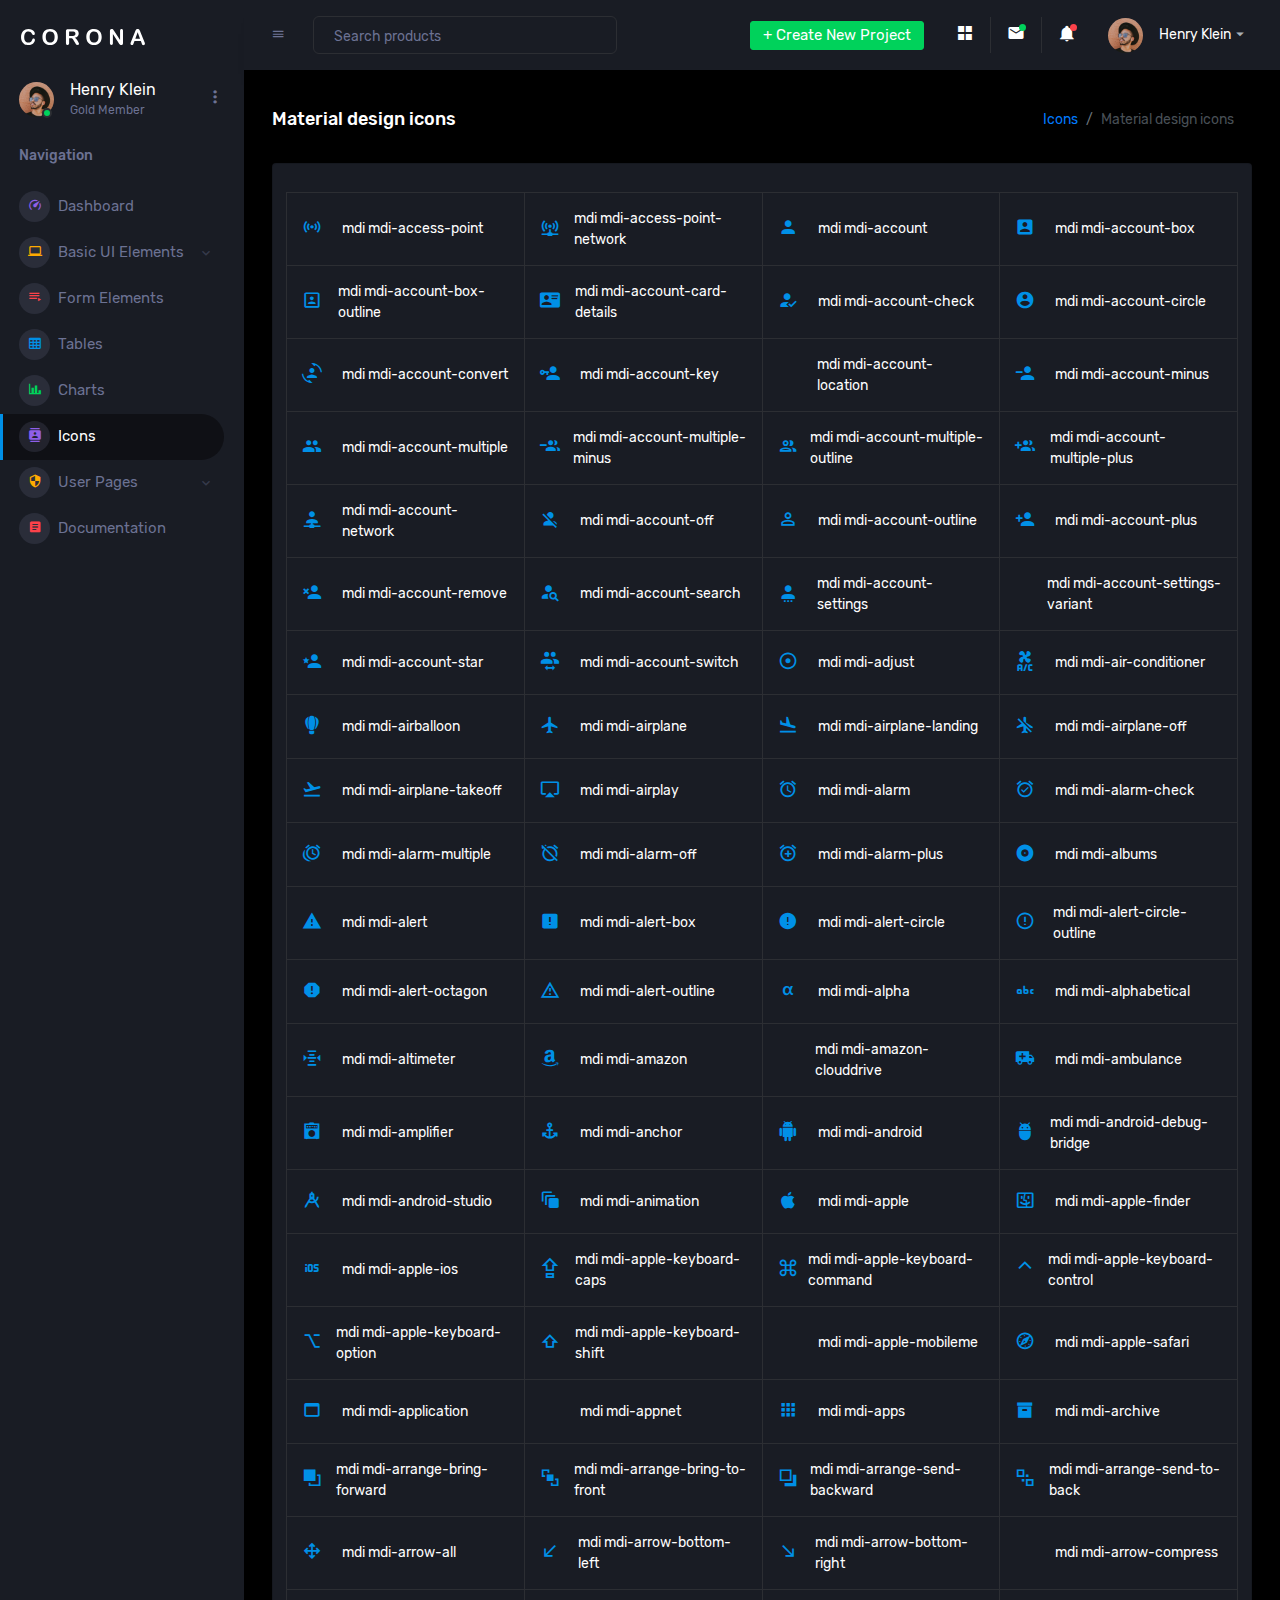
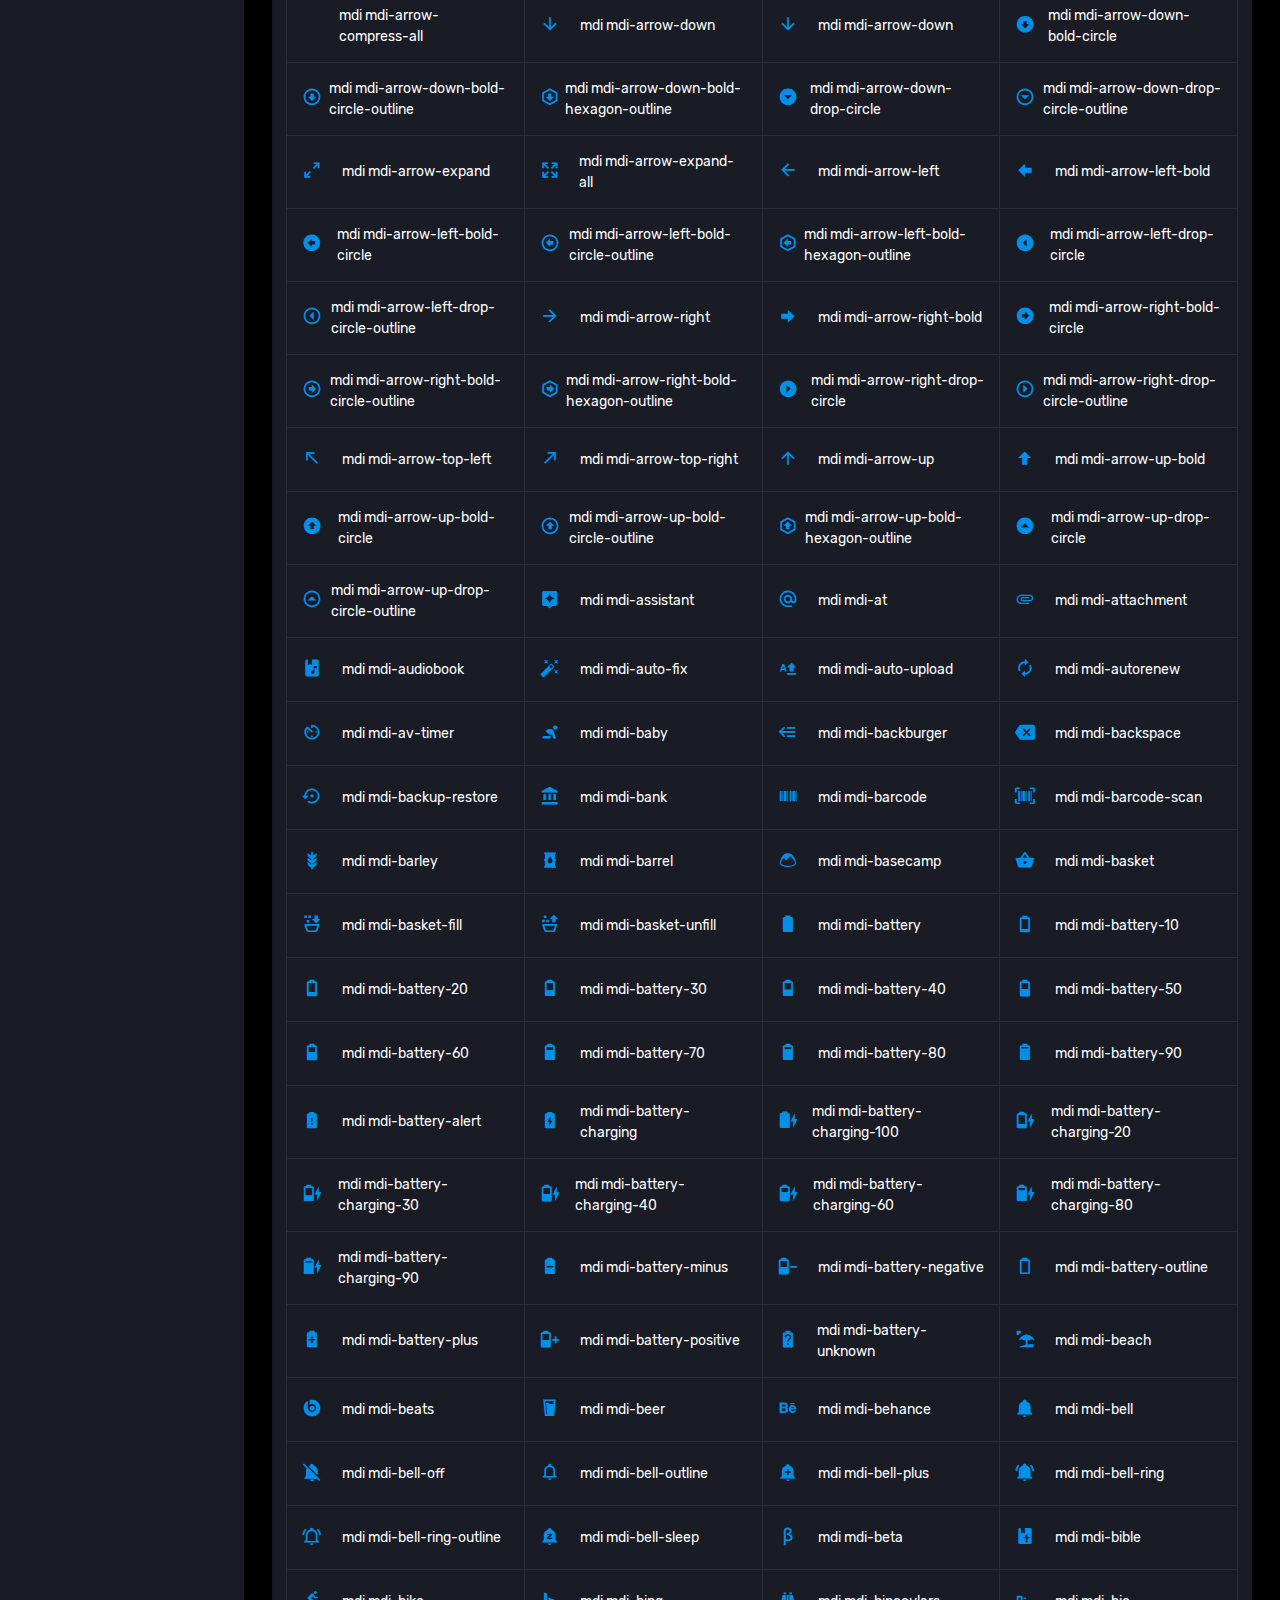
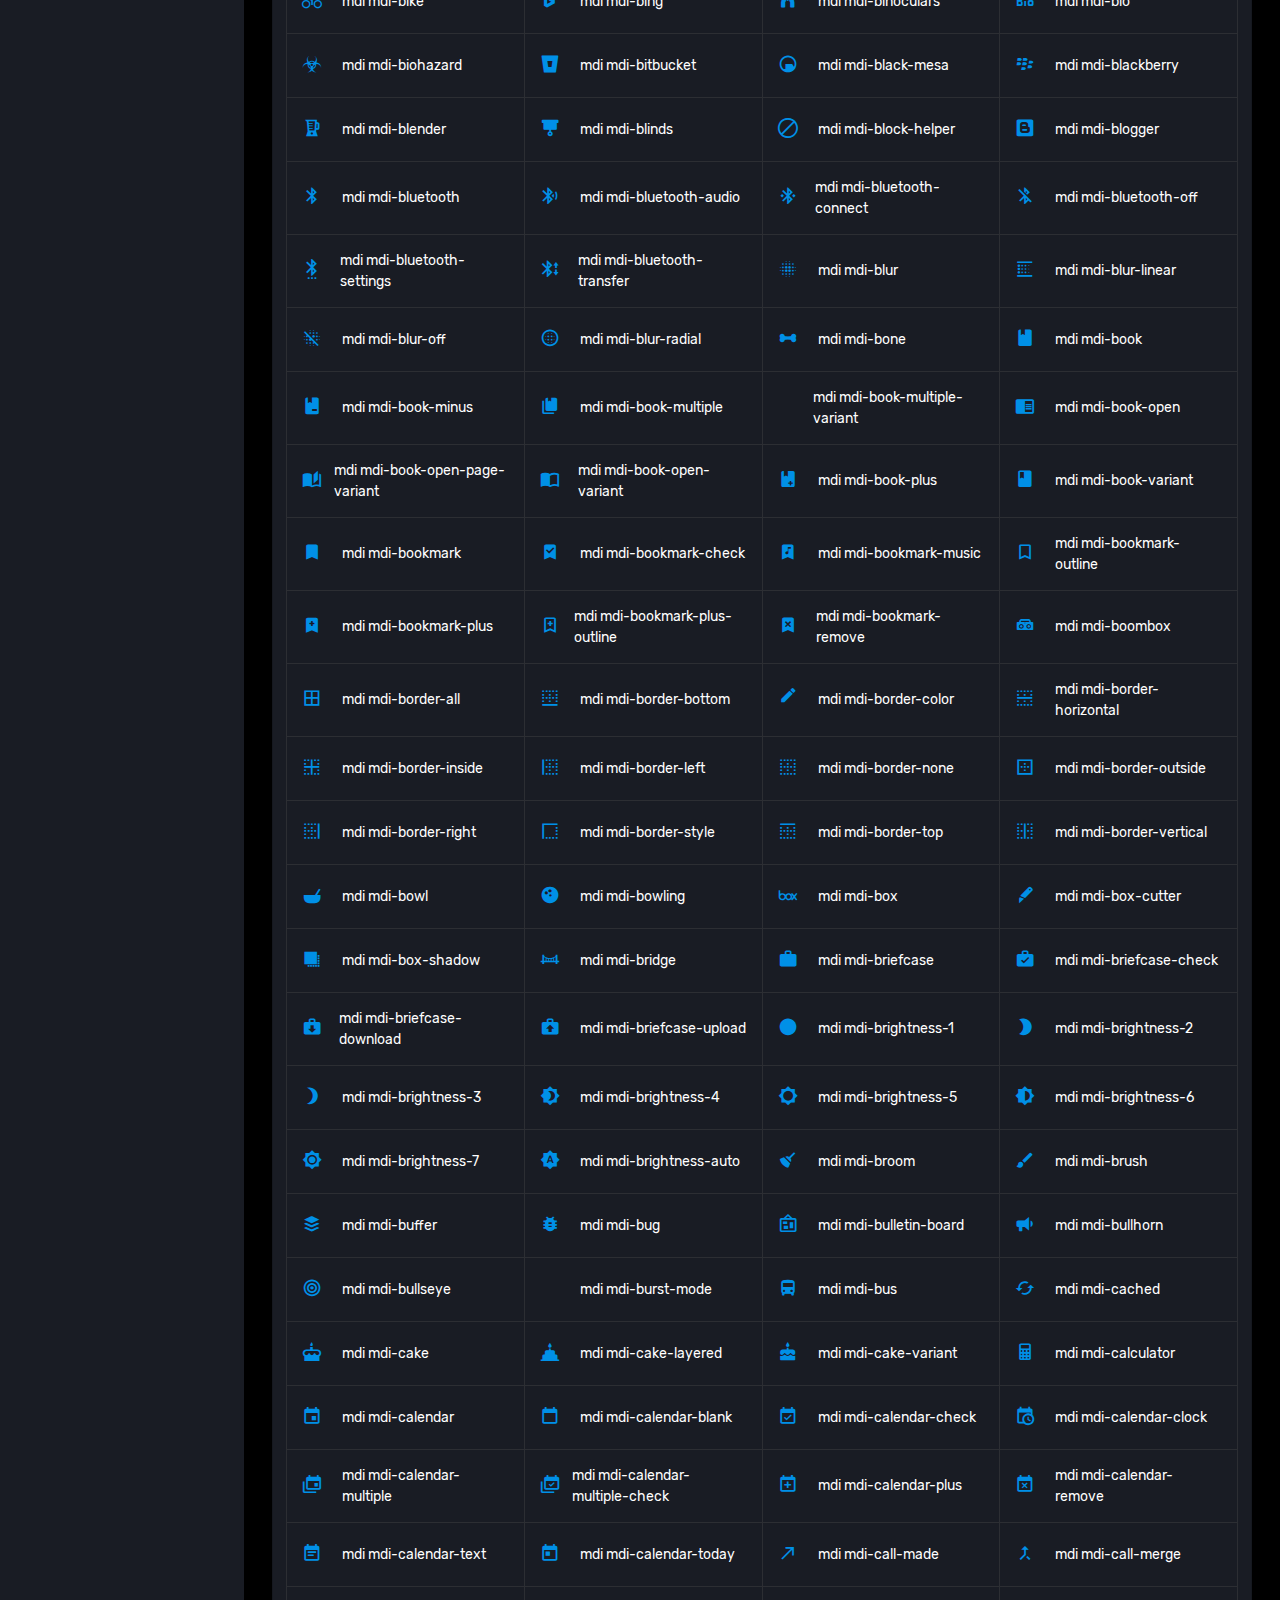
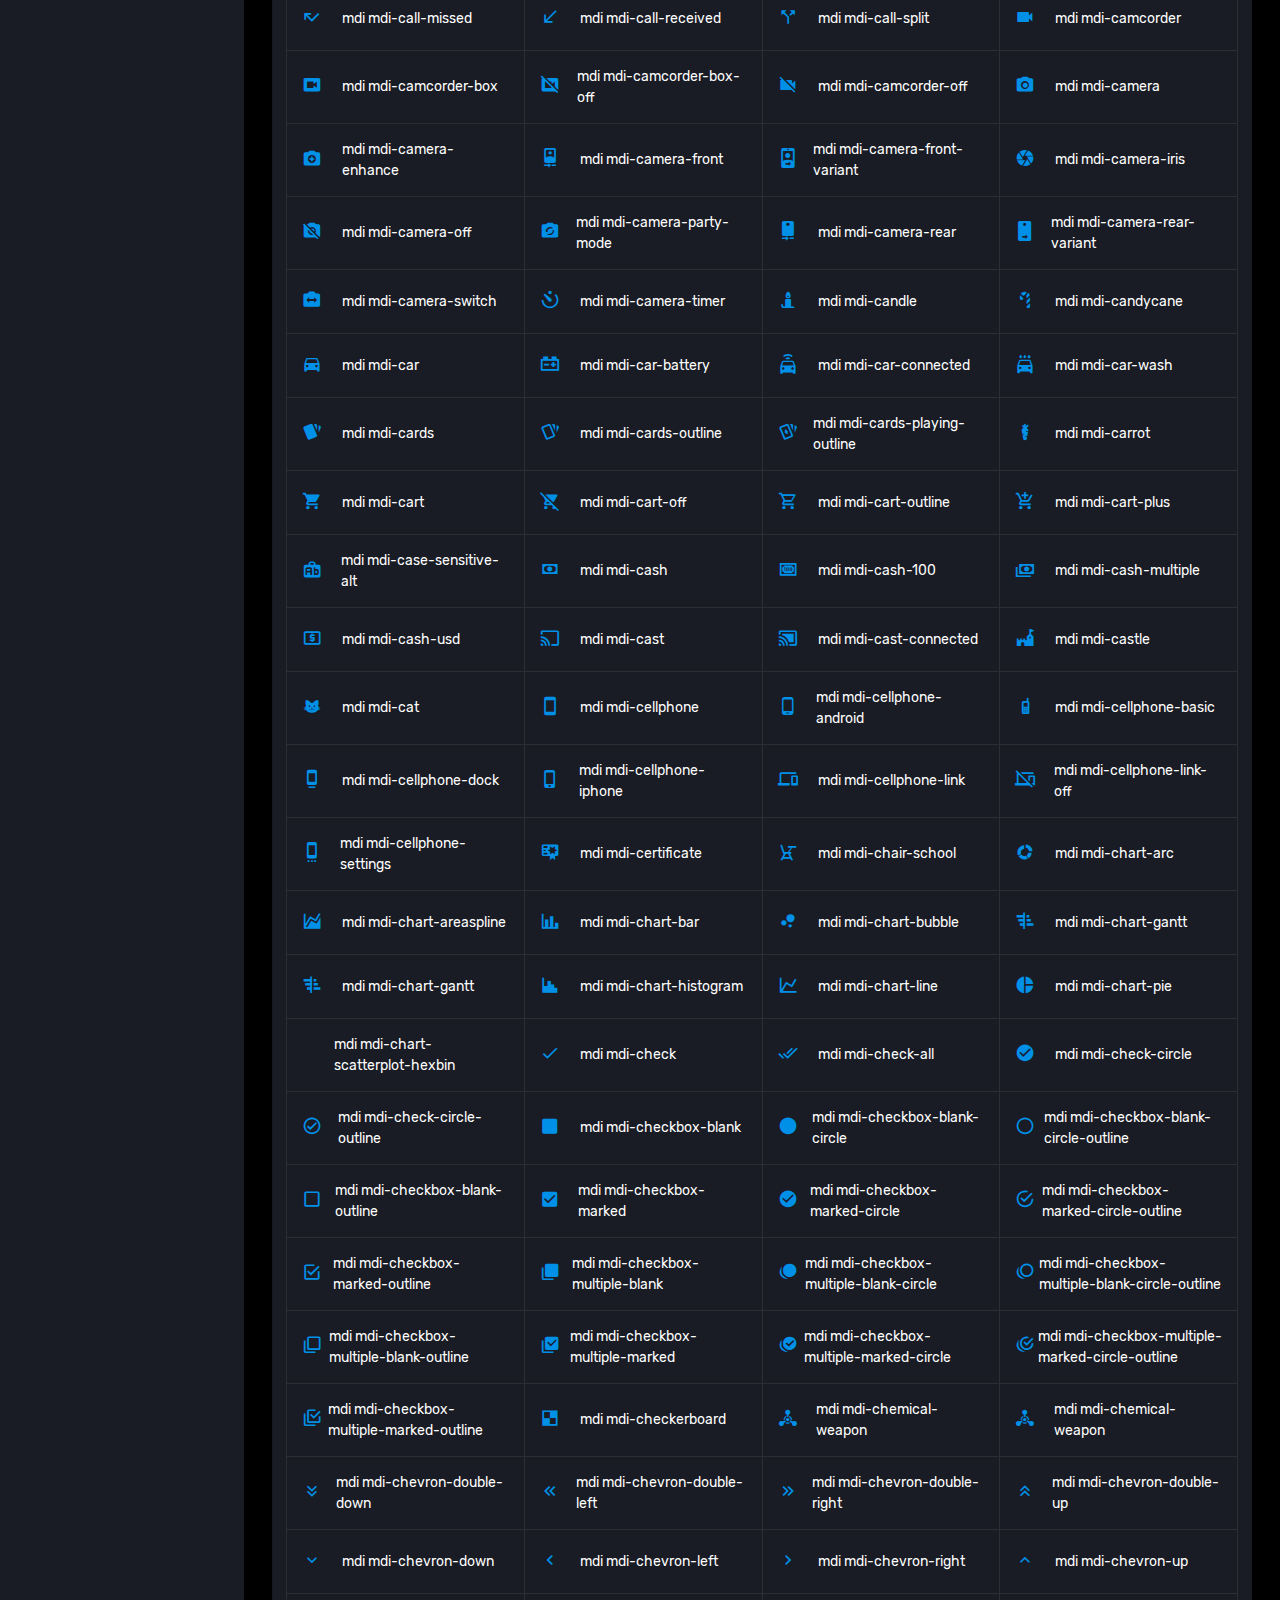
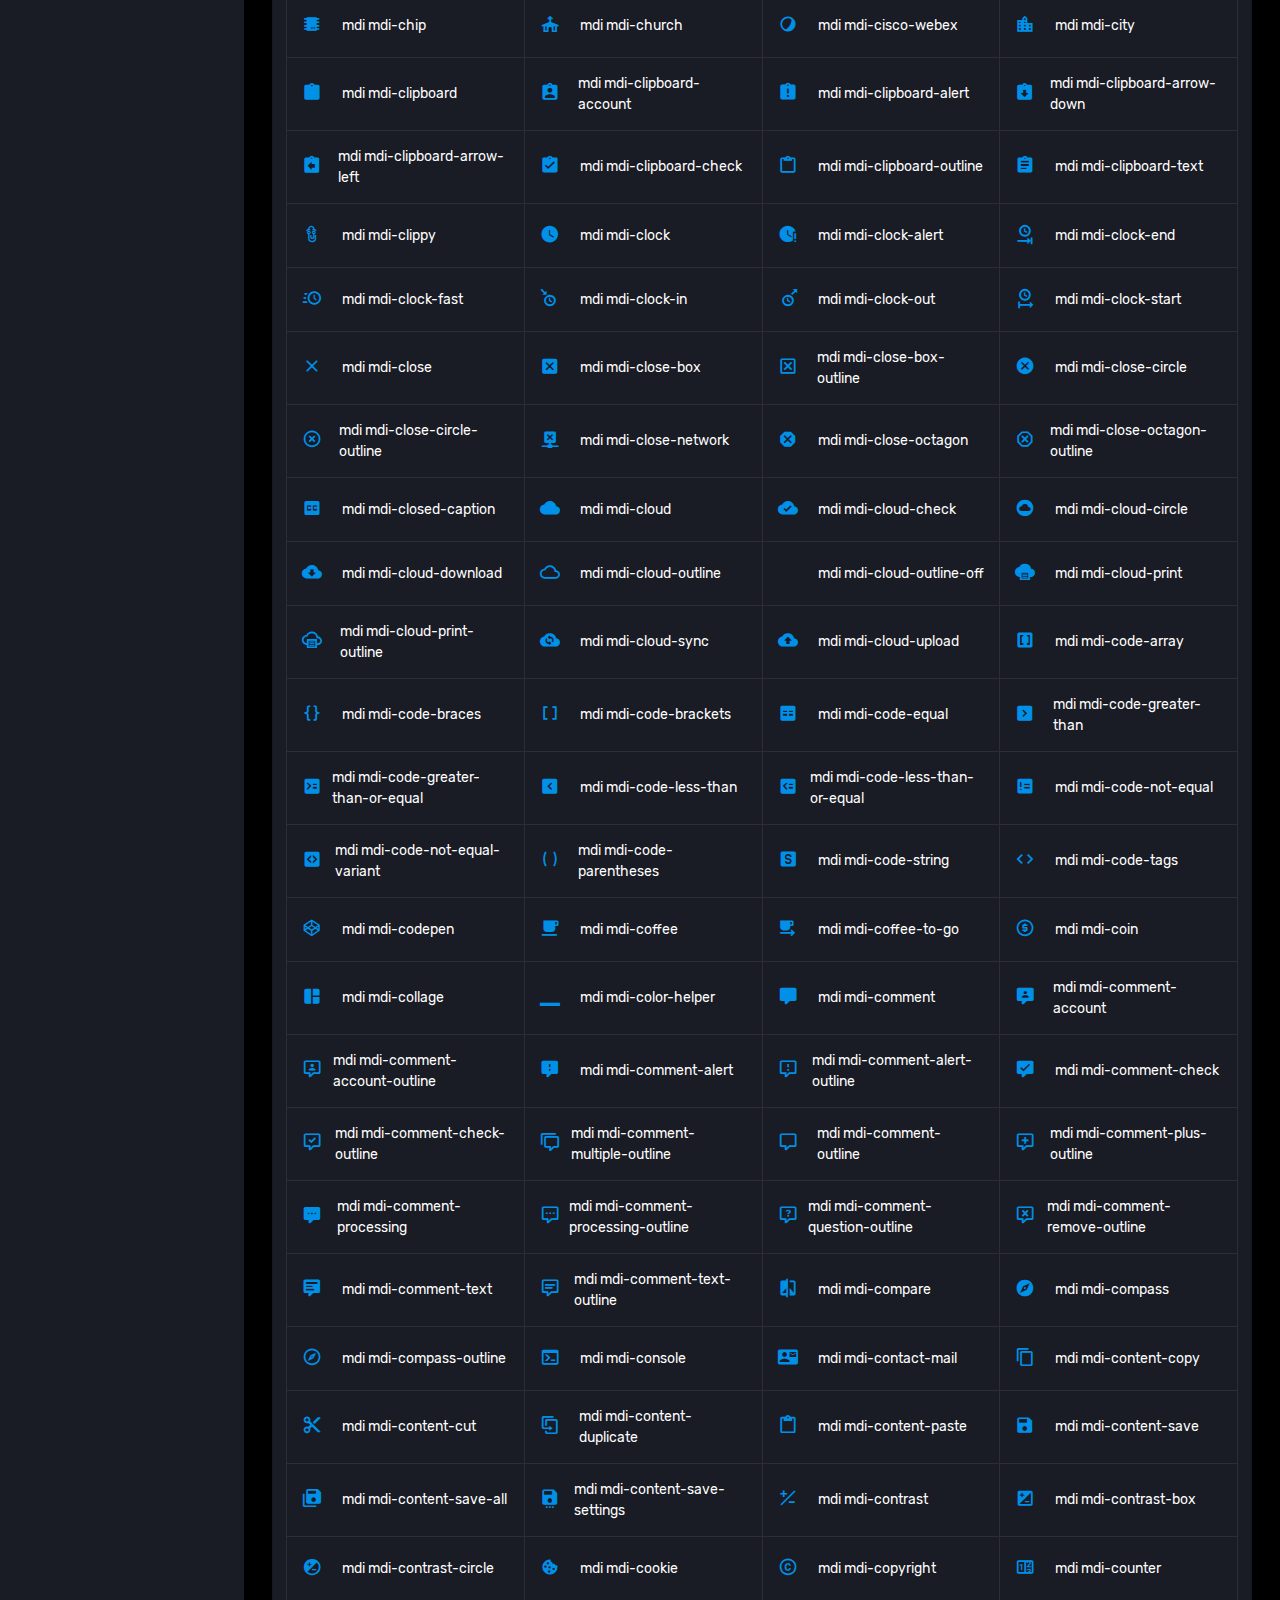
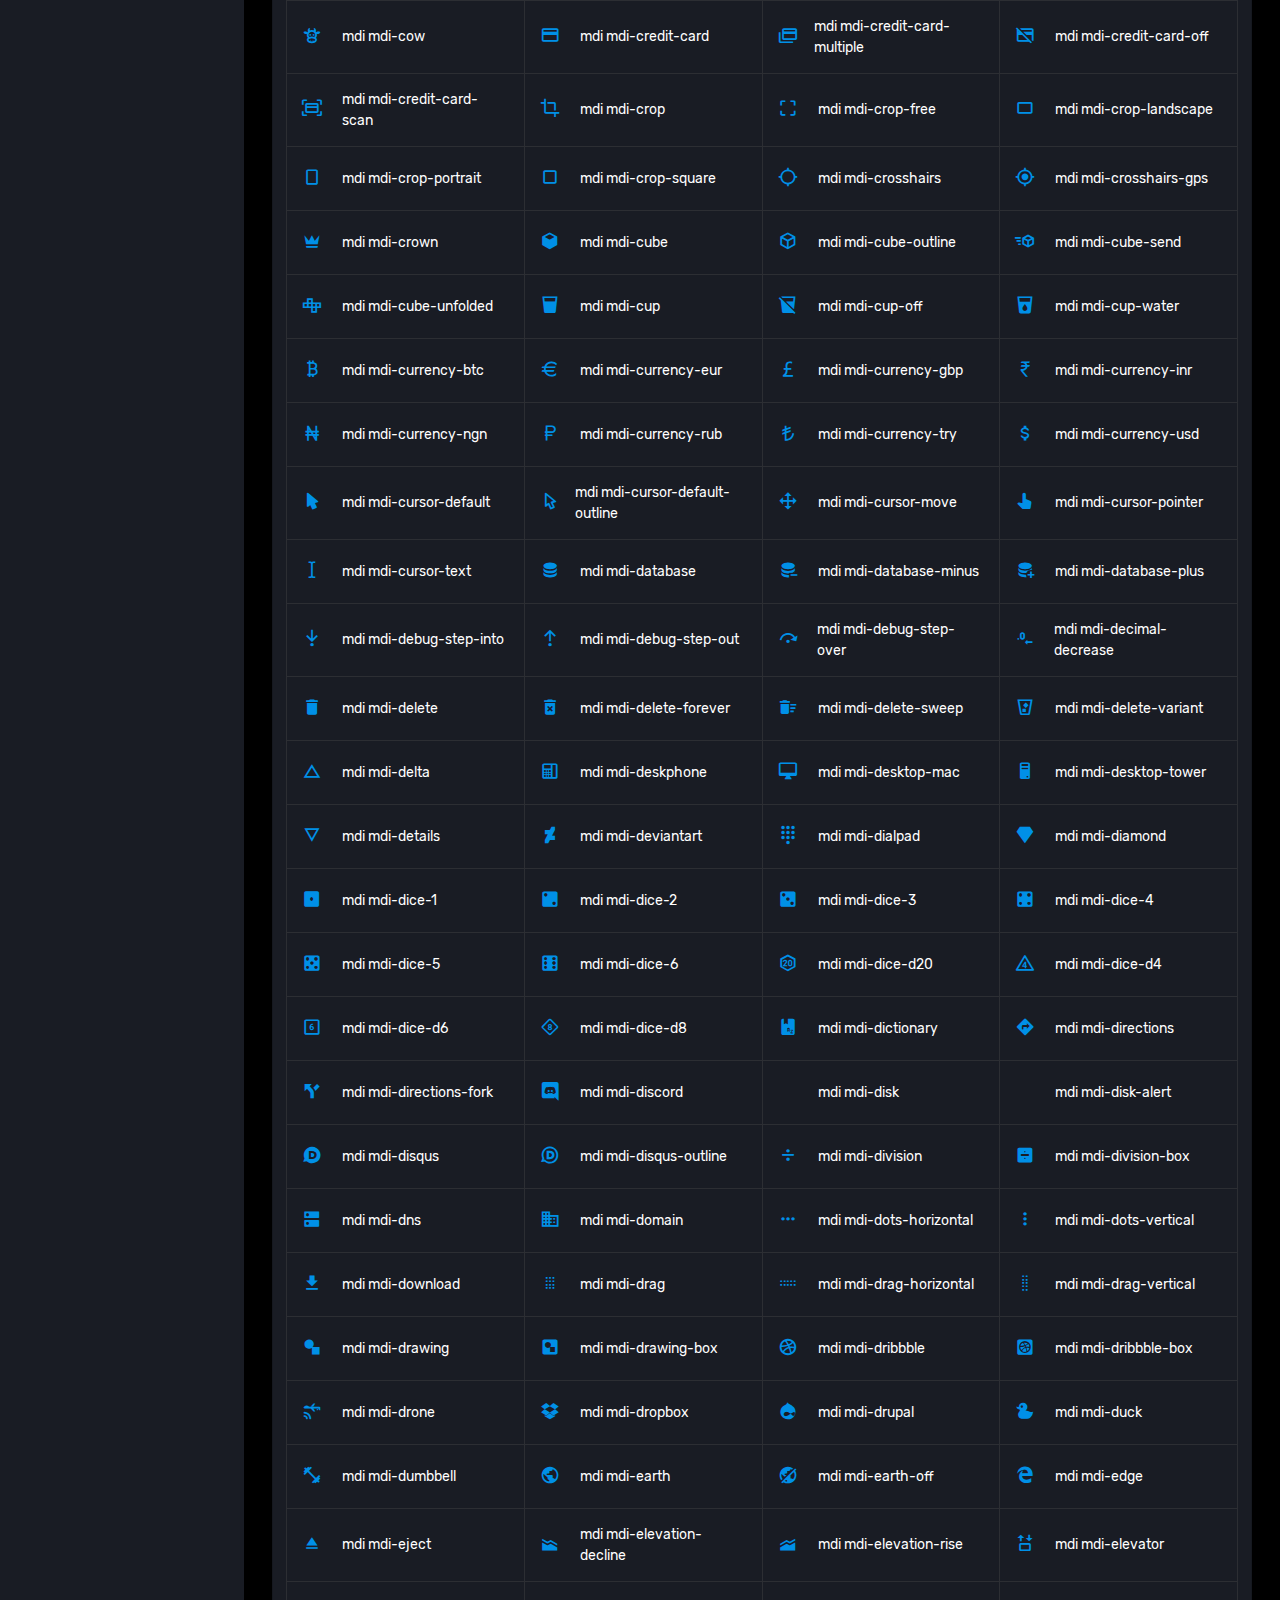
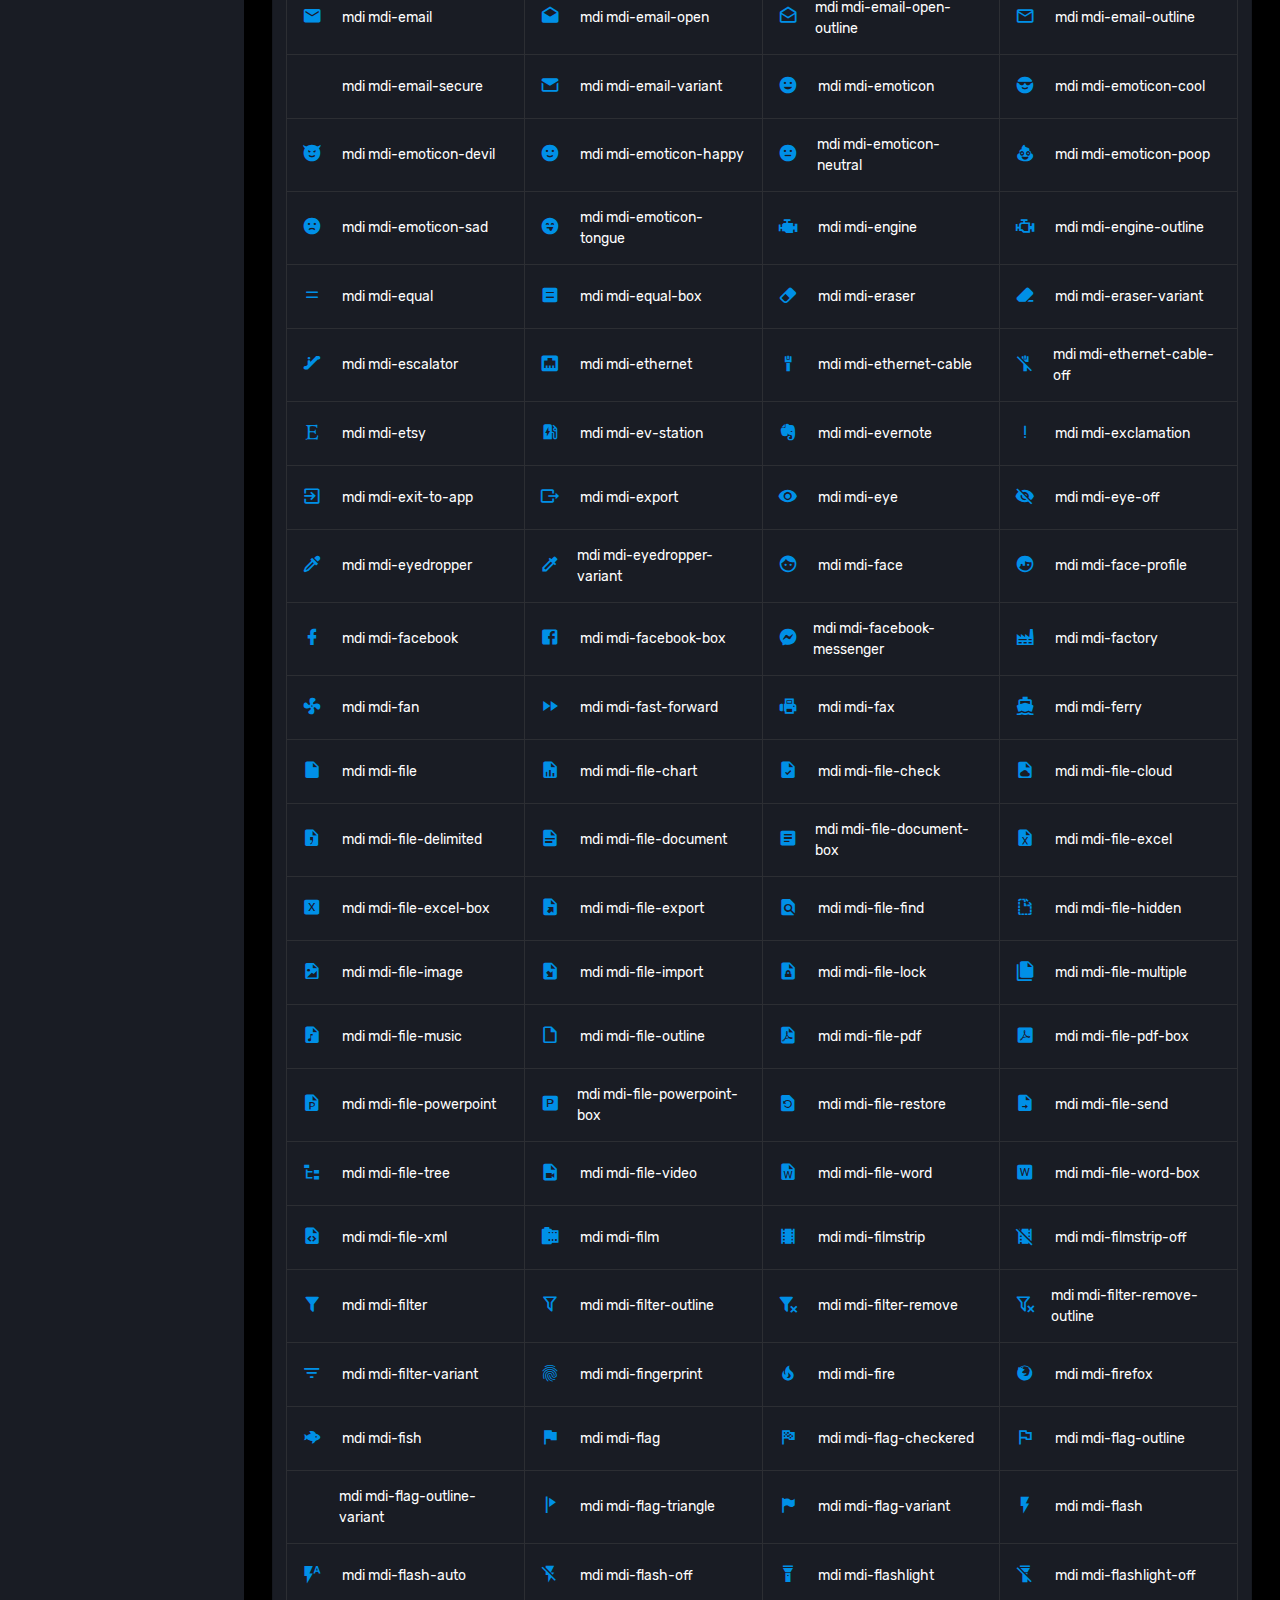
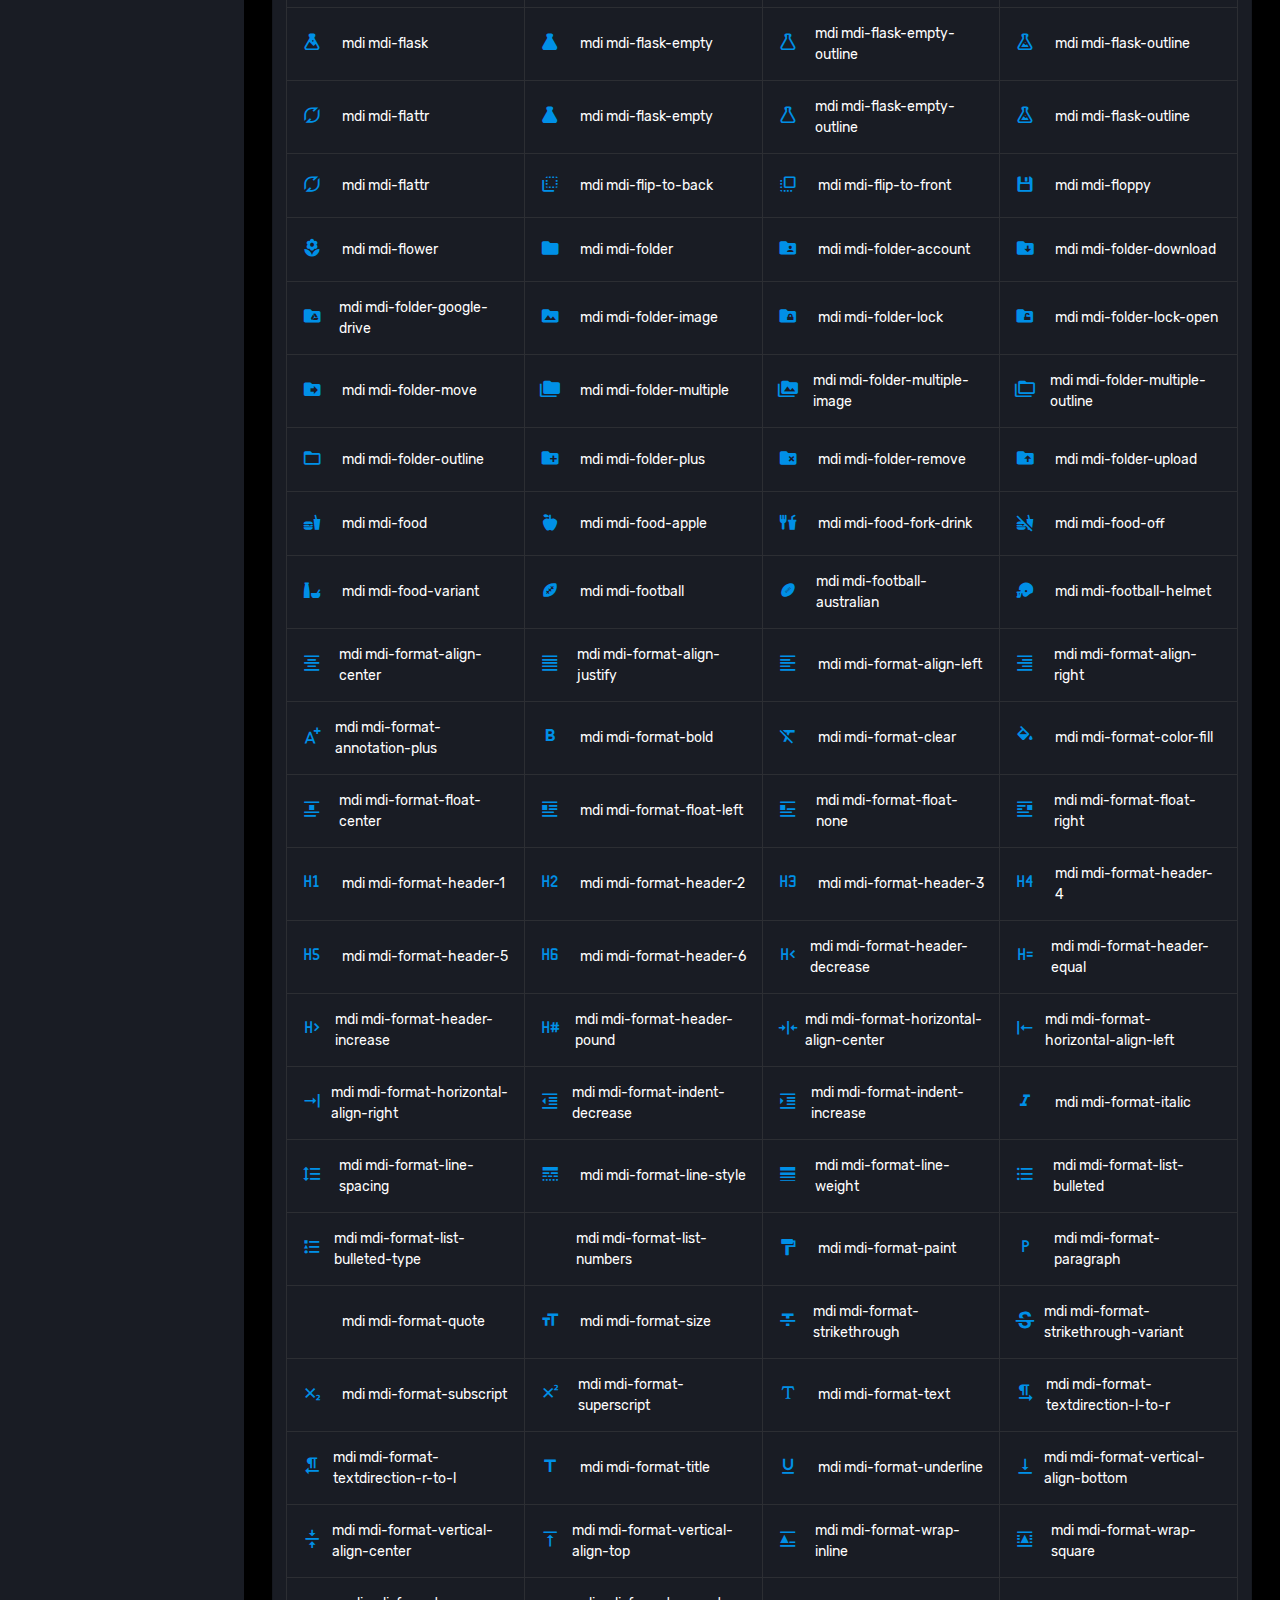
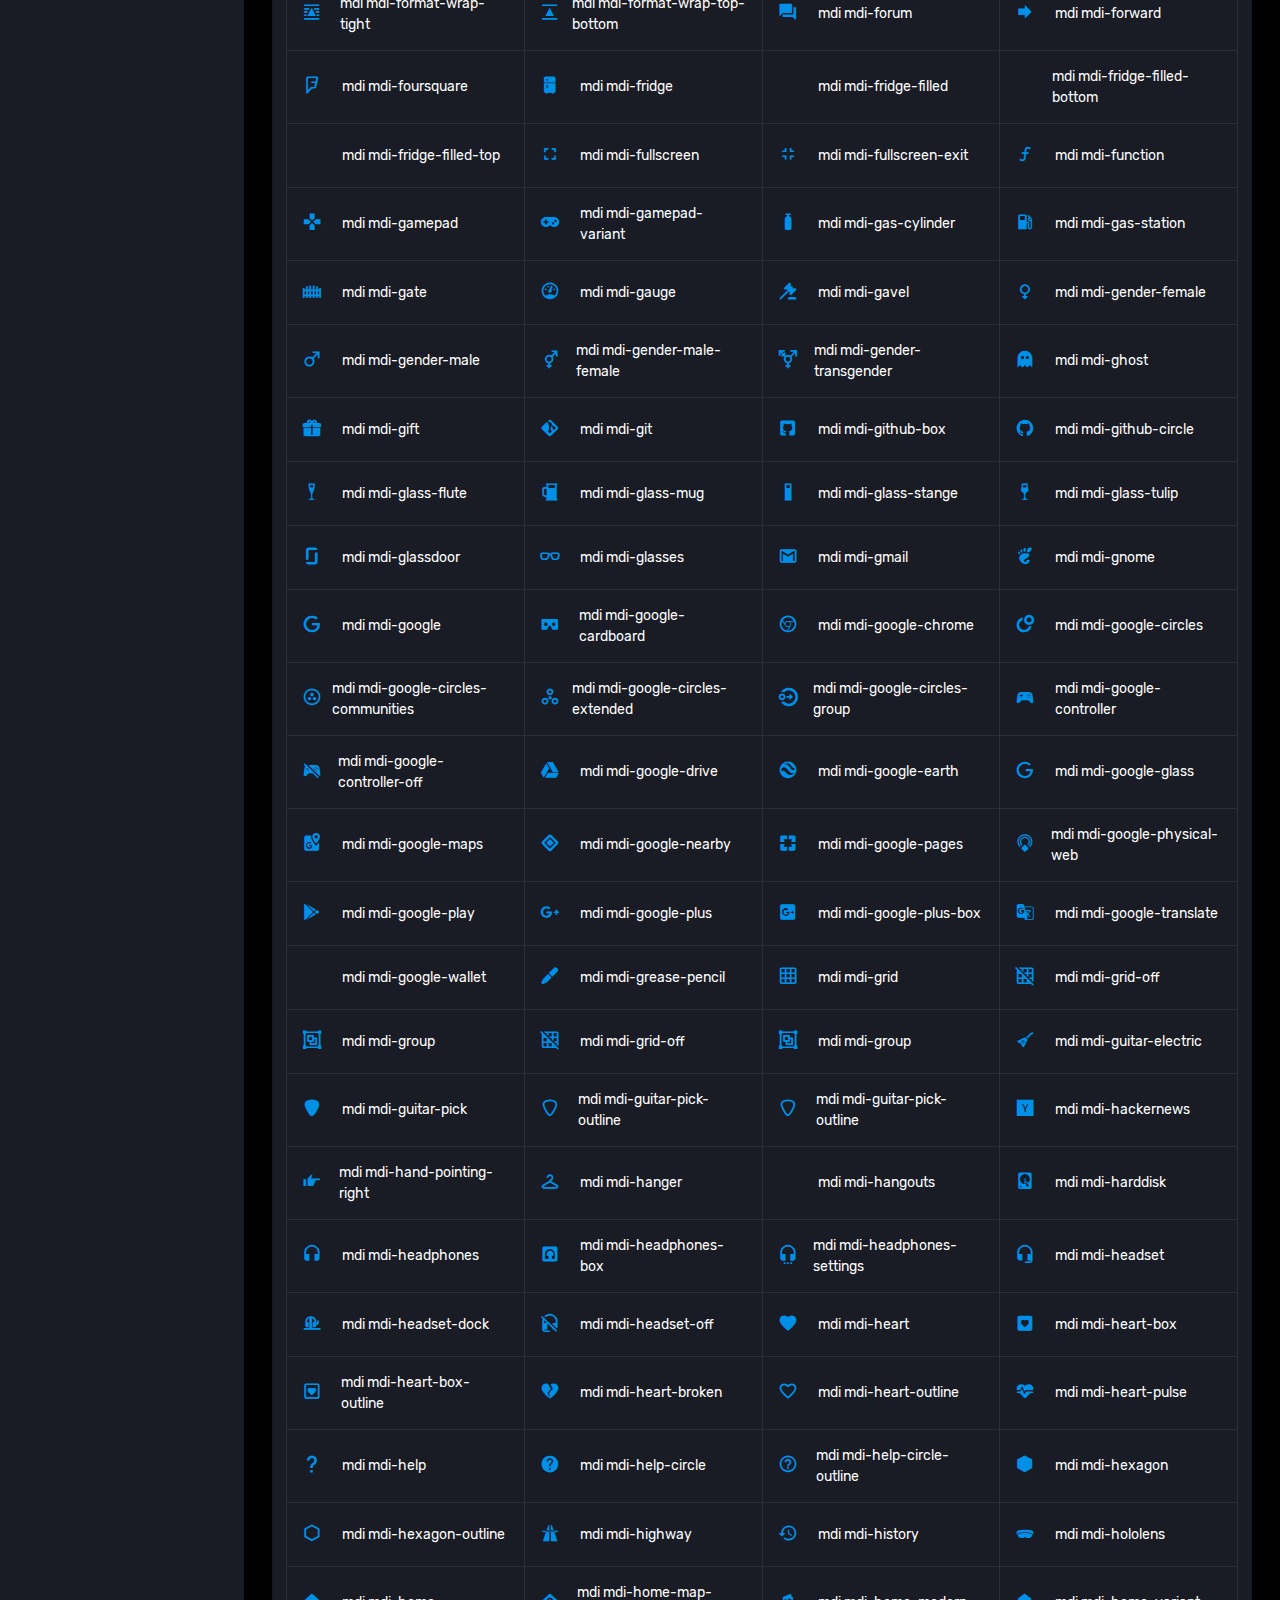
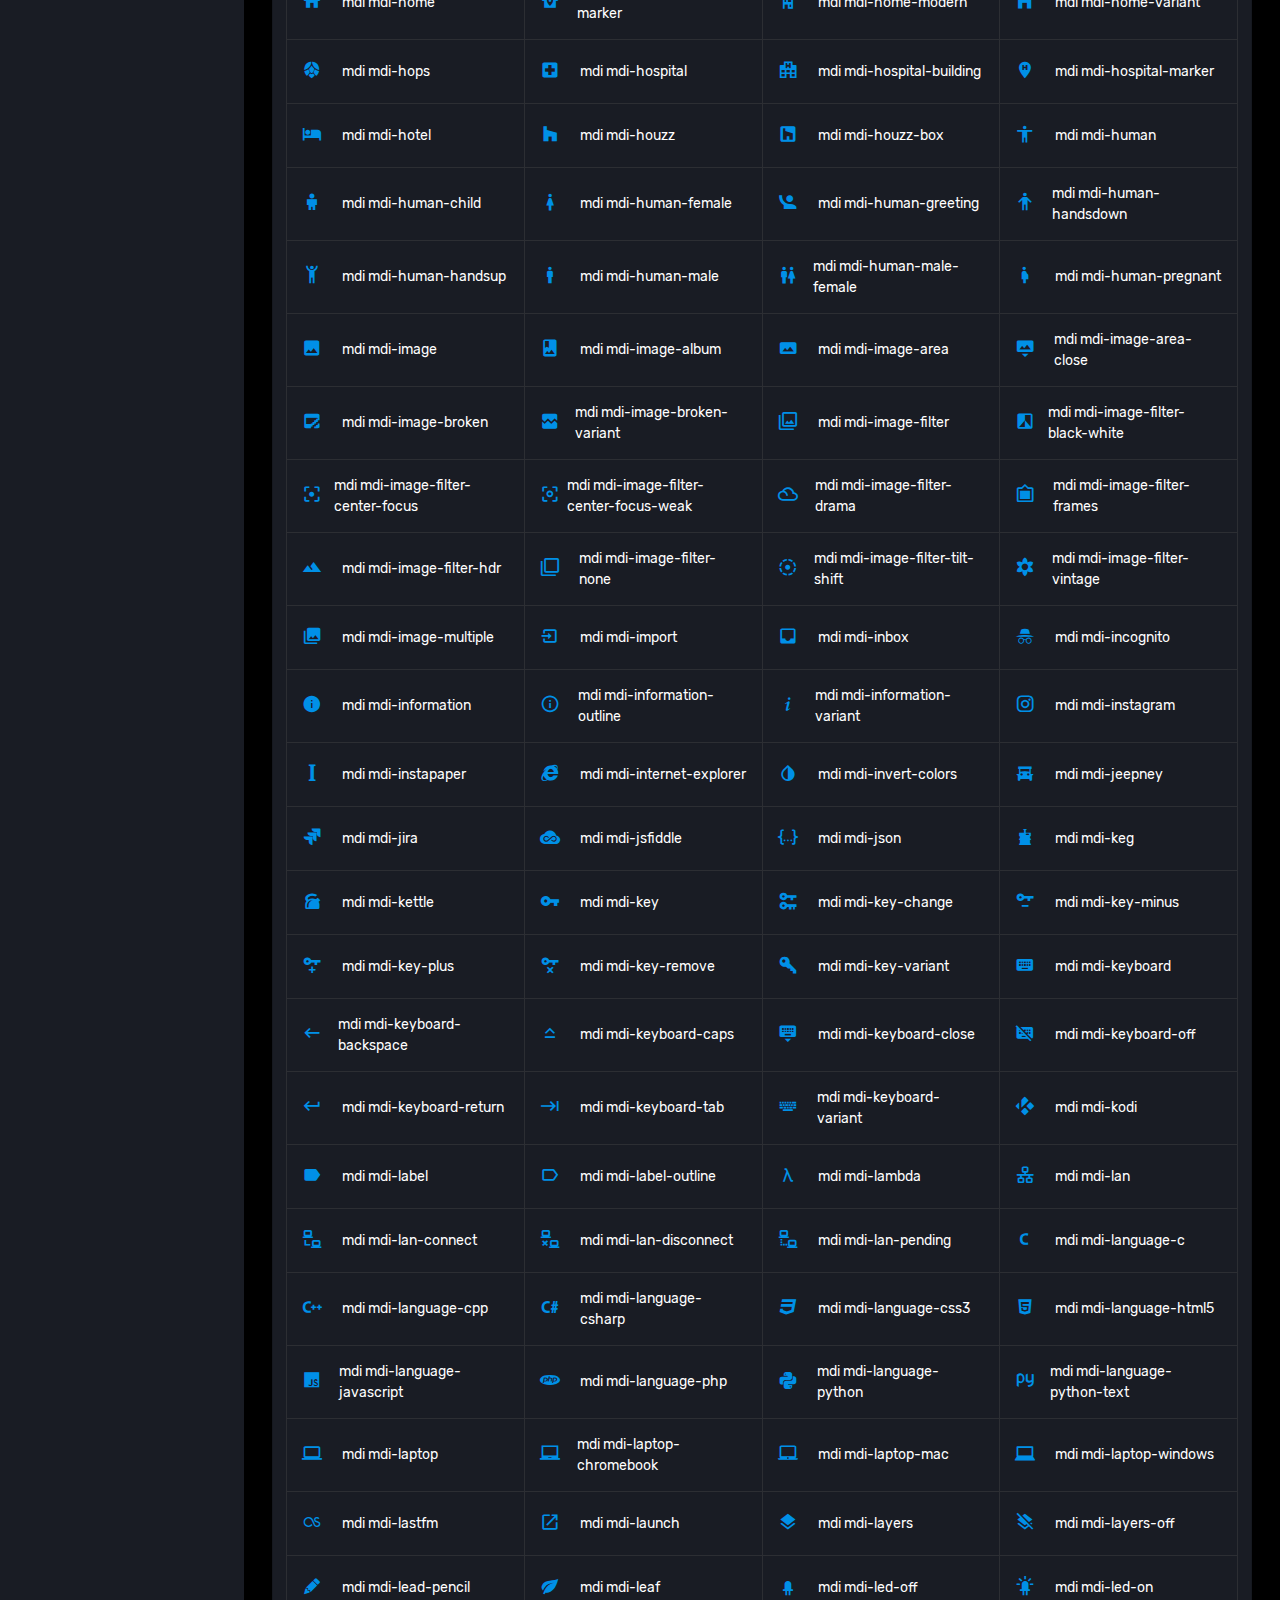
<file: dashboard/pages/icons/mdi.html>
<!DOCTYPE html>
<html lang="en">
  <head>
    <!-- Required meta tags -->
    <meta charset="utf-8">
    <meta name="viewport" content="width=device-width, initial-scale=1, shrink-to-fit=no">
    <title>Corona Admin</title>
    <!-- plugins:css -->
    <link rel="stylesheet" href="../../assets/vendors/mdi/css/materialdesignicons.min.css">
    <link rel="stylesheet" href="../../assets/vendors/css/vendor.bundle.base.css">
    <!-- endinject -->
    <!-- Plugin css for this page -->
    <!-- End Plugin css for this page -->
    <!-- inject:css -->
    <!-- endinject -->
    <!-- Layout styles -->
    <link rel="stylesheet" href="../../assets/css/style.css">
    <!-- End layout styles -->
    <link rel="shortcut icon" href="../../assets/images/favicon.png" />
  </head>
  <body>
    <div class=" container-scroller">
      <!-- partial:../../partials/_sidebar.html -->
      <nav class="sidebar sidebar-offcanvas" id="sidebar">
        <div class="sidebar-brand-wrapper d-none d-lg-flex align-items-center justify-content-center fixed-top">
          <a class="sidebar-brand brand-logo" href="../../index.html"><img src="../../assets/images/logo.svg" alt="logo" /></a>
          <a class="sidebar-brand brand-logo-mini" href="../../index.html"><img src="../../assets/images/logo-mini.svg" alt="logo" /></a>
        </div>
        <ul class="nav">
          <li class="nav-item profile">
            <div class="profile-desc">
              <div class="profile-pic">
                <div class="count-indicator">
                  <img class="img-xs rounded-circle " src="../../assets/images/faces/face15.jpg" alt="">
                  <span class="count bg-success"></span>
                </div>
                <div class="profile-name">
                  <h5 class="mb-0 font-weight-normal">Henry Klein</h5>
                  <span>Gold Member</span>
                </div>
              </div>
              <a href="#" id="profile-dropdown" data-toggle="dropdown"><i class="mdi mdi-dots-vertical"></i></a>
              <div class="dropdown-menu dropdown-menu-right sidebar-dropdown preview-list" aria-labelledby="profile-dropdown">
                <a href="#" class="dropdown-item preview-item">
                  <div class="preview-thumbnail">
                    <div class="preview-icon bg-dark rounded-circle">
                      <i class="mdi mdi-settings text-primary"></i>
                    </div>
                  </div>
                  <div class="preview-item-content">
                    <p class="preview-subject ellipsis mb-1 text-small">Account settings</p>
                  </div>
                </a>
                <div class="dropdown-divider"></div>
                <a href="#" class="dropdown-item preview-item">
                  <div class="preview-thumbnail">
                    <div class="preview-icon bg-dark rounded-circle">
                      <i class="mdi mdi-onepassword  text-info"></i>
                    </div>
                  </div>
                  <div class="preview-item-content">
                    <p class="preview-subject ellipsis mb-1 text-small">Change Password</p>
                  </div>
                </a>
                <div class="dropdown-divider"></div>
                <a href="#" class="dropdown-item preview-item">
                  <div class="preview-thumbnail">
                    <div class="preview-icon bg-dark rounded-circle">
                      <i class="mdi mdi-calendar-today text-success"></i>
                    </div>
                  </div>
                  <div class="preview-item-content">
                    <p class="preview-subject ellipsis mb-1 text-small">To-do list</p>
                  </div>
                </a>
              </div>
            </div>
          </li>
          <li class="nav-item nav-category">
            <span class="nav-link">Navigation</span>
          </li>
          <li class="nav-item menu-items">
            <a class="nav-link" href="../../index.html">
              <span class="menu-icon">
                <i class="mdi mdi-speedometer"></i>
              </span>
              <span class="menu-title">Dashboard</span>
            </a>
          </li>
          <li class="nav-item menu-items">
            <a class="nav-link" data-toggle="collapse" href="#ui-basic" aria-expanded="false" aria-controls="ui-basic">
              <span class="menu-icon">
                <i class="mdi mdi-laptop"></i>
              </span>
              <span class="menu-title">Basic UI Elements</span>
              <i class="menu-arrow"></i>
            </a>
            <div class="collapse" id="ui-basic">
              <ul class="nav flex-column sub-menu">
                <li class="nav-item"> <a class="nav-link" href="../../pages/ui-features/buttons.html">Buttons</a></li>
                <li class="nav-item"> <a class="nav-link" href="../../pages/ui-features/dropdowns.html">Dropdowns</a></li>
                <li class="nav-item"> <a class="nav-link" href="../../pages/ui-features/typography.html">Typography</a></li>
              </ul>
            </div>
          </li>
          <li class="nav-item menu-items">
            <a class="nav-link" href="../../pages/forms/basic_elements.html">
              <span class="menu-icon">
                <i class="mdi mdi-playlist-play"></i>
              </span>
              <span class="menu-title">Form Elements</span>
            </a>
          </li>
          <li class="nav-item menu-items">
            <a class="nav-link" href="../../pages/tables/basic-table.html">
              <span class="menu-icon">
                <i class="mdi mdi-table-large"></i>
              </span>
              <span class="menu-title">Tables</span>
            </a>
          </li>
          <li class="nav-item menu-items">
            <a class="nav-link" href="../../pages/charts/chartjs.html">
              <span class="menu-icon">
                <i class="mdi mdi-chart-bar"></i>
              </span>
              <span class="menu-title">Charts</span>
            </a>
          </li>
          <li class="nav-item menu-items">
            <a class="nav-link" href="../../pages/icons/mdi.html">
              <span class="menu-icon">
                <i class="mdi mdi-contacts"></i>
              </span>
              <span class="menu-title">Icons</span>
            </a>
          </li>
          <li class="nav-item menu-items">
            <a class="nav-link" data-toggle="collapse" href="#auth" aria-expanded="false" aria-controls="auth">
              <span class="menu-icon">
                <i class="mdi mdi-security"></i>
              </span>
              <span class="menu-title">User Pages</span>
              <i class="menu-arrow"></i>
            </a>
            <div class="collapse" id="auth">
              <ul class="nav flex-column sub-menu">
                <li class="nav-item"> <a class="nav-link" href="../../pages/samples/blank-page.html"> Blank Page </a></li>
                <li class="nav-item"> <a class="nav-link" href="../../pages/samples/error-404.html"> 404 </a></li>
                <li class="nav-item"> <a class="nav-link" href="../../pages/samples/error-500.html"> 500 </a></li>
                <li class="nav-item"> <a class="nav-link" href="../../pages/samples/login.html"> Login </a></li>
                <li class="nav-item"> <a class="nav-link" href="../../pages/samples/register.html"> Register </a></li>
              </ul>
            </div>
          </li>
          <li class="nav-item menu-items">
            <a class="nav-link" href="http://www.bootstrapdash.com/demo/corona-free/jquery/documentation/documentation.html">
              <span class="menu-icon">
                <i class="mdi mdi-file-document-box"></i>
              </span>
              <span class="menu-title">Documentation</span>
            </a>
          </li>
        </ul>
      </nav>
      <!-- partial -->
      <div class="container-fluid page-body-wrapper">
        <!-- partial:../../partials/_navbar.html -->
        <nav class="navbar p-0 fixed-top d-flex flex-row">
          <div class="navbar-brand-wrapper d-flex d-lg-none align-items-center justify-content-center">
            <a class="navbar-brand brand-logo-mini" href="../../index.html"><img src="../../assets/images/logo-mini.svg" alt="logo" /></a>
          </div>
          <div class="navbar-menu-wrapper flex-grow d-flex align-items-stretch">
            <button class="navbar-toggler navbar-toggler align-self-center" type="button" data-toggle="minimize">
              <span class="mdi mdi-menu"></span>
            </button>
            <ul class="navbar-nav w-100">
              <li class="nav-item w-100">
                <form class="nav-link mt-2 mt-md-0 d-none d-lg-flex search">
                  <input type="text" class="form-control" placeholder="Search products">
                </form>
              </li>
            </ul>
            <ul class="navbar-nav navbar-nav-right">
              <li class="nav-item dropdown d-none d-lg-block">
                <a class="nav-link btn btn-success create-new-button" id="createbuttonDropdown" data-toggle="dropdown" aria-expanded="false" href="#">+ Create New Project</a>
                <div class="dropdown-menu dropdown-menu-right navbar-dropdown preview-list" aria-labelledby="createbuttonDropdown">
                  <h6 class="p-3 mb-0">Projects</h6>
                  <div class="dropdown-divider"></div>
                  <a class="dropdown-item preview-item">
                    <div class="preview-thumbnail">
                      <div class="preview-icon bg-dark rounded-circle">
                        <i class="mdi mdi-file-outline text-primary"></i>
                      </div>
                    </div>
                    <div class="preview-item-content">
                      <p class="preview-subject ellipsis mb-1">Software Development</p>
                    </div>
                  </a>
                  <div class="dropdown-divider"></div>
                  <a class="dropdown-item preview-item">
                    <div class="preview-thumbnail">
                      <div class="preview-icon bg-dark rounded-circle">
                        <i class="mdi mdi-web text-info"></i>
                      </div>
                    </div>
                    <div class="preview-item-content">
                      <p class="preview-subject ellipsis mb-1">UI Development</p>
                    </div>
                  </a>
                  <div class="dropdown-divider"></div>
                  <a class="dropdown-item preview-item">
                    <div class="preview-thumbnail">
                      <div class="preview-icon bg-dark rounded-circle">
                        <i class="mdi mdi-layers text-danger"></i>
                      </div>
                    </div>
                    <div class="preview-item-content">
                      <p class="preview-subject ellipsis mb-1">Software Testing</p>
                    </div>
                  </a>
                  <div class="dropdown-divider"></div>
                  <p class="p-3 mb-0 text-center">See all projects</p>
                </div>
              </li>
              <li class="nav-item nav-settings d-none d-lg-block">
                <a class="nav-link" href="#">
                  <i class="mdi mdi-view-grid"></i>
                </a>
              </li>
              <li class="nav-item dropdown border-left">
                <a class="nav-link count-indicator dropdown-toggle" id="messageDropdown" href="#" data-toggle="dropdown" aria-expanded="false">
                  <i class="mdi mdi-email"></i>
                  <span class="count bg-success"></span>
                </a>
                <div class="dropdown-menu dropdown-menu-right navbar-dropdown preview-list" aria-labelledby="messageDropdown">
                  <h6 class="p-3 mb-0">Messages</h6>
                  <div class="dropdown-divider"></div>
                  <a class="dropdown-item preview-item">
                    <div class="preview-thumbnail">
                      <img src="../../assets/images/faces/face4.jpg" alt="image" class="rounded-circle profile-pic">
                    </div>
                    <div class="preview-item-content">
                      <p class="preview-subject ellipsis mb-1">Mark send you a message</p>
                      <p class="text-muted mb-0"> 1 Minutes ago </p>
                    </div>
                  </a>
                  <div class="dropdown-divider"></div>
                  <a class="dropdown-item preview-item">
                    <div class="preview-thumbnail">
                      <img src="../../assets/images/faces/face2.jpg" alt="image" class="rounded-circle profile-pic">
                    </div>
                    <div class="preview-item-content">
                      <p class="preview-subject ellipsis mb-1">Cregh send you a message</p>
                      <p class="text-muted mb-0"> 15 Minutes ago </p>
                    </div>
                  </a>
                  <div class="dropdown-divider"></div>
                  <a class="dropdown-item preview-item">
                    <div class="preview-thumbnail">
                      <img src="../../assets/images/faces/face3.jpg" alt="image" class="rounded-circle profile-pic">
                    </div>
                    <div class="preview-item-content">
                      <p class="preview-subject ellipsis mb-1">Profile picture updated</p>
                      <p class="text-muted mb-0"> 18 Minutes ago </p>
                    </div>
                  </a>
                  <div class="dropdown-divider"></div>
                  <p class="p-3 mb-0 text-center">4 new messages</p>
                </div>
              </li>
              <li class="nav-item dropdown border-left">
                <a class="nav-link count-indicator dropdown-toggle" id="notificationDropdown" href="#" data-toggle="dropdown">
                  <i class="mdi mdi-bell"></i>
                  <span class="count bg-danger"></span>
                </a>
                <div class="dropdown-menu dropdown-menu-right navbar-dropdown preview-list" aria-labelledby="notificationDropdown">
                  <h6 class="p-3 mb-0">Notifications</h6>
                  <div class="dropdown-divider"></div>
                  <a class="dropdown-item preview-item">
                    <div class="preview-thumbnail">
                      <div class="preview-icon bg-dark rounded-circle">
                        <i class="mdi mdi-calendar text-success"></i>
                      </div>
                    </div>
                    <div class="preview-item-content">
                      <p class="preview-subject mb-1">Event today</p>
                      <p class="text-muted ellipsis mb-0"> Just a reminder that you have an event today </p>
                    </div>
                  </a>
                  <div class="dropdown-divider"></div>
                  <a class="dropdown-item preview-item">
                    <div class="preview-thumbnail">
                      <div class="preview-icon bg-dark rounded-circle">
                        <i class="mdi mdi-settings text-danger"></i>
                      </div>
                    </div>
                    <div class="preview-item-content">
                      <p class="preview-subject mb-1">Settings</p>
                      <p class="text-muted ellipsis mb-0"> Update dashboard </p>
                    </div>
                  </a>
                  <div class="dropdown-divider"></div>
                  <a class="dropdown-item preview-item">
                    <div class="preview-thumbnail">
                      <div class="preview-icon bg-dark rounded-circle">
                        <i class="mdi mdi-link-variant text-warning"></i>
                      </div>
                    </div>
                    <div class="preview-item-content">
                      <p class="preview-subject mb-1">Launch Admin</p>
                      <p class="text-muted ellipsis mb-0"> New admin wow! </p>
                    </div>
                  </a>
                  <div class="dropdown-divider"></div>
                  <p class="p-3 mb-0 text-center">See all notifications</p>
                </div>
              </li>
              <li class="nav-item dropdown">
                <a class="nav-link" id="profileDropdown" href="#" data-toggle="dropdown">
                  <div class="navbar-profile">
                    <img class="img-xs rounded-circle" src="../../assets/images/faces/face15.jpg" alt="">
                    <p class="mb-0 d-none d-sm-block navbar-profile-name">Henry Klein</p>
                    <i class="mdi mdi-menu-down d-none d-sm-block"></i>
                  </div>
                </a>
                <div class="dropdown-menu dropdown-menu-right navbar-dropdown preview-list" aria-labelledby="profileDropdown">
                  <h6 class="p-3 mb-0">Profile</h6>
                  <div class="dropdown-divider"></div>
                  <a class="dropdown-item preview-item">
                    <div class="preview-thumbnail">
                      <div class="preview-icon bg-dark rounded-circle">
                        <i class="mdi mdi-settings text-success"></i>
                      </div>
                    </div>
                    <div class="preview-item-content">
                      <p class="preview-subject mb-1">Settings</p>
                    </div>
                  </a>
                  <div class="dropdown-divider"></div>
                  <a class="dropdown-item preview-item">
                    <div class="preview-thumbnail">
                      <div class="preview-icon bg-dark rounded-circle">
                        <i class="mdi mdi-logout text-danger"></i>
                      </div>
                    </div>
                    <div class="preview-item-content">
                      <p class="preview-subject mb-1">Log out</p>
                    </div>
                  </a>
                  <div class="dropdown-divider"></div>
                  <p class="p-3 mb-0 text-center">Advanced settings</p>
                </div>
              </li>
            </ul>
            <button class="navbar-toggler navbar-toggler-right d-lg-none align-self-center" type="button" data-toggle="offcanvas">
              <span class="mdi mdi-format-line-spacing"></span>
            </button>
          </div>
        </nav>
        <!-- partial -->
        <div class="main-panel">
          <div class="content-wrapper">
            <div class="page-header">
              <h3 class="page-title"> Material design icons </h3>
              <nav aria-label="breadcrumb">
                <ol class="breadcrumb">
                  <li class="breadcrumb-item"><a href="#">Icons</a></li>
                  <li class="breadcrumb-item active" aria-current="page">Material design icons</li>
                </ol>
              </nav>
            </div>
            <div class="row">
              <div class="col-lg-12 grid-margin">
                <div class="card">
                  <div class="card-body">
                    <div class="row icons-list">
                      <div class="col-sm-6 col-md-4 col-lg-3">
                        <i class="mdi mdi-access-point"></i> mdi mdi-access-point
                      </div>
                      <div class="col-sm-6 col-md-4 col-lg-3">
                        <i class="mdi mdi-access-point-network"></i> mdi mdi-access-point-network
                      </div>
                      <div class="col-sm-6 col-md-4 col-lg-3">
                        <i class="mdi mdi-account"></i> mdi mdi-account
                      </div>
                      <div class="col-sm-6 col-md-4 col-lg-3">
                        <i class="mdi mdi-account-box"></i> mdi mdi-account-box
                      </div>
                      <div class="col-sm-6 col-md-4 col-lg-3">
                        <i class="mdi mdi-account-box-outline"></i> mdi mdi-account-box-outline
                      </div>
                      <div class="col-sm-6 col-md-4 col-lg-3">
                        <i class="mdi mdi-account-card-details"></i> mdi mdi-account-card-details
                      </div>
                      <div class="col-sm-6 col-md-4 col-lg-3">
                        <i class="mdi mdi-account-check"></i> mdi mdi-account-check
                      </div>
                      <div class="col-sm-6 col-md-4 col-lg-3">
                        <i class="mdi mdi-account-circle"></i> mdi mdi-account-circle
                      </div>
                      <div class="col-sm-6 col-md-4 col-lg-3">
                        <i class="mdi mdi-account-convert"></i> mdi mdi-account-convert
                      </div>
                      <div class="col-sm-6 col-md-4 col-lg-3">
                        <i class="mdi mdi-account-key"></i> mdi mdi-account-key
                      </div>
                      <div class="col-sm-6 col-md-4 col-lg-3">
                        <i class="mdi mdi-account-location"></i> mdi mdi-account-location
                      </div>
                      <div class="col-sm-6 col-md-4 col-lg-3">
                        <i class="mdi mdi-account-minus"></i> mdi mdi-account-minus
                      </div>
                      <div class="col-sm-6 col-md-4 col-lg-3">
                        <i class="mdi mdi-account-multiple"></i> mdi mdi-account-multiple
                      </div>
                      <div class="col-sm-6 col-md-4 col-lg-3">
                        <i class="mdi mdi-account-multiple-minus"></i> mdi mdi-account-multiple-minus
                      </div>
                      <div class="col-sm-6 col-md-4 col-lg-3">
                        <i class="mdi mdi-account-multiple-outline"></i> mdi mdi-account-multiple-outline
                      </div>
                      <div class="col-sm-6 col-md-4 col-lg-3">
                        <i class="mdi mdi-account-multiple-plus"></i> mdi mdi-account-multiple-plus
                      </div>
                      <div class="col-sm-6 col-md-4 col-lg-3">
                        <i class="mdi mdi-account-network"></i> mdi mdi-account-network
                      </div>
                      <div class="col-sm-6 col-md-4 col-lg-3">
                        <i class="mdi mdi-account-off"></i> mdi mdi-account-off
                      </div>
                      <div class="col-sm-6 col-md-4 col-lg-3">
                        <i class="mdi mdi-account-outline"></i> mdi mdi-account-outline
                      </div>
                      <div class="col-sm-6 col-md-4 col-lg-3">
                        <i class="mdi mdi-account-plus"></i> mdi mdi-account-plus
                      </div>
                      <div class="col-sm-6 col-md-4 col-lg-3">
                        <i class="mdi mdi-account-remove"></i> mdi mdi-account-remove
                      </div>
                      <div class="col-sm-6 col-md-4 col-lg-3">
                        <i class="mdi mdi-account-search"></i> mdi mdi-account-search
                      </div>
                      <div class="col-sm-6 col-md-4 col-lg-3">
                        <i class="mdi mdi-account-settings"></i> mdi mdi-account-settings
                      </div>
                      <div class="col-sm-6 col-md-4 col-lg-3">
                        <i class="mdi mdi-account-settings-variant"></i> mdi mdi-account-settings-variant
                      </div>
                      <div class="col-sm-6 col-md-4 col-lg-3">
                        <i class="mdi mdi-account-star"></i> mdi mdi-account-star
                      </div>
                      <div class="col-sm-6 col-md-4 col-lg-3">
                        <i class="mdi mdi-account-switch"></i> mdi mdi-account-switch
                      </div>
                      <div class="col-sm-6 col-md-4 col-lg-3">
                        <i class="mdi mdi-adjust"></i> mdi mdi-adjust
                      </div>
                      <div class="col-sm-6 col-md-4 col-lg-3">
                        <i class="mdi mdi-air-conditioner"></i> mdi mdi-air-conditioner
                      </div>
                      <div class="col-sm-6 col-md-4 col-lg-3">
                        <i class="mdi mdi-airballoon"></i> mdi mdi-airballoon
                      </div>
                      <div class="col-sm-6 col-md-4 col-lg-3">
                        <i class="mdi mdi-airplane"></i> mdi mdi-airplane
                      </div>
                      <div class="col-sm-6 col-md-4 col-lg-3">
                        <i class="mdi mdi-airplane-landing"></i> mdi mdi-airplane-landing
                      </div>
                      <div class="col-sm-6 col-md-4 col-lg-3">
                        <i class="mdi mdi-airplane-off"></i> mdi mdi-airplane-off
                      </div>
                      <div class="col-sm-6 col-md-4 col-lg-3">
                        <i class="mdi mdi-airplane-takeoff"></i> mdi mdi-airplane-takeoff
                      </div>
                      <div class="col-sm-6 col-md-4 col-lg-3">
                        <i class="mdi mdi-airplay"></i> mdi mdi-airplay
                      </div>
                      <div class="col-sm-6 col-md-4 col-lg-3">
                        <i class="mdi mdi-alarm"></i> mdi mdi-alarm
                      </div>
                      <div class="col-sm-6 col-md-4 col-lg-3">
                        <i class="mdi mdi-alarm-check"></i> mdi mdi-alarm-check
                      </div>
                      <div class="col-sm-6 col-md-4 col-lg-3">
                        <i class="mdi mdi-alarm-multiple"></i> mdi mdi-alarm-multiple
                      </div>
                      <div class="col-sm-6 col-md-4 col-lg-3">
                        <i class="mdi mdi-alarm-off"></i> mdi mdi-alarm-off
                      </div>
                      <div class="col-sm-6 col-md-4 col-lg-3">
                        <i class="mdi mdi-alarm-plus"></i> mdi mdi-alarm-plus
                      </div>
                      <div class="col-sm-6 col-md-4 col-lg-3">
                        <i class="mdi mdi-album"></i> mdi mdi-albums
                      </div>
                      <div class="col-sm-6 col-md-4 col-lg-3">
                        <i class="mdi mdi-alert"></i> mdi mdi-alert
                      </div>
                      <div class="col-sm-6 col-md-4 col-lg-3">
                        <i class="mdi mdi-alert-box"></i> mdi mdi-alert-box
                      </div>
                      <div class="col-sm-6 col-md-4 col-lg-3">
                        <i class="mdi mdi-alert-circle"></i> mdi mdi-alert-circle
                      </div>
                      <div class="col-sm-6 col-md-4 col-lg-3">
                        <i class="mdi mdi-alert-circle-outline"></i> mdi mdi-alert-circle-outline
                      </div>
                      <div class="col-sm-6 col-md-4 col-lg-3">
                        <i class="mdi mdi-alert-octagon"></i> mdi mdi-alert-octagon
                      </div>
                      <div class="col-sm-6 col-md-4 col-lg-3">
                        <i class="mdi mdi-alert-outline"></i> mdi mdi-alert-outline
                      </div>
                      <div class="col-sm-6 col-md-4 col-lg-3">
                        <i class="mdi mdi-alpha"></i> mdi mdi-alpha
                      </div>
                      <div class="col-sm-6 col-md-4 col-lg-3">
                        <i class="mdi mdi-alphabetical"></i> mdi mdi-alphabetical
                      </div>
                      <div class="col-sm-6 col-md-4 col-lg-3">
                        <i class="mdi mdi-altimeter"></i> mdi mdi-altimeter
                      </div>
                      <div class="col-sm-6 col-md-4 col-lg-3">
                        <i class="mdi mdi-amazon"></i> mdi mdi-amazon
                      </div>
                      <div class="col-sm-6 col-md-4 col-lg-3">
                        <i class="mdi mdi-amazon-clouddrive"></i> mdi mdi-amazon-clouddrive
                      </div>
                      <div class="col-sm-6 col-md-4 col-lg-3">
                        <i class="mdi mdi-ambulance"></i> mdi mdi-ambulance
                      </div>
                      <div class="col-sm-6 col-md-4 col-lg-3">
                        <i class="mdi mdi-amplifier"></i> mdi mdi-amplifier
                      </div>
                      <div class="col-sm-6 col-md-4 col-lg-3">
                        <i class="mdi mdi-anchor"></i> mdi mdi-anchor
                      </div>
                      <div class="col-sm-6 col-md-4 col-lg-3">
                        <i class="mdi mdi-android"></i> mdi mdi-android
                      </div>
                      <div class="col-sm-6 col-md-4 col-lg-3">
                        <i class="mdi mdi-android-debug-bridge"></i> mdi mdi-android-debug-bridge
                      </div>
                      <div class="col-sm-6 col-md-4 col-lg-3">
                        <i class="mdi mdi-android-studio"></i> mdi mdi-android-studio
                      </div>
                      <div class="col-sm-6 col-md-4 col-lg-3">
                        <i class="mdi mdi-animation"></i> mdi mdi-animation
                      </div>
                      <div class="col-sm-6 col-md-4 col-lg-3">
                        <i class="mdi mdi-apple"></i> mdi mdi-apple
                      </div>
                      <div class="col-sm-6 col-md-4 col-lg-3">
                        <i class="mdi mdi-apple-finder"></i> mdi mdi-apple-finder
                      </div>
                      <div class="col-sm-6 col-md-4 col-lg-3">
                        <i class="mdi mdi-apple-ios"></i> mdi mdi-apple-ios
                      </div>
                      <div class="col-sm-6 col-md-4 col-lg-3">
                        <i class="mdi mdi-apple-keyboard-caps"></i> mdi mdi-apple-keyboard-caps
                      </div>
                      <div class="col-sm-6 col-md-4 col-lg-3">
                        <i class="mdi mdi-apple-keyboard-command"></i> mdi mdi-apple-keyboard-command
                      </div>
                      <div class="col-sm-6 col-md-4 col-lg-3">
                        <i class="mdi mdi-apple-keyboard-control"></i> mdi mdi-apple-keyboard-control
                      </div>
                      <div class="col-sm-6 col-md-4 col-lg-3">
                        <i class="mdi mdi-apple-keyboard-option"></i> mdi mdi-apple-keyboard-option
                      </div>
                      <div class="col-sm-6 col-md-4 col-lg-3">
                        <i class="mdi mdi-apple-keyboard-shift"></i> mdi mdi-apple-keyboard-shift
                      </div>
                      <div class="col-sm-6 col-md-4 col-lg-3">
                        <i class="mdi mdi-apple-mobileme "></i> mdi mdi-apple-mobileme
                      </div>
                      <div class="col-sm-6 col-md-4 col-lg-3">
                        <i class="mdi mdi-apple-safari"></i> mdi mdi-apple-safari
                      </div>
                      <div class="col-sm-6 col-md-4 col-lg-3">
                        <i class="mdi mdi-application"></i> mdi mdi-application
                      </div>
                      <div class="col-sm-6 col-md-4 col-lg-3">
                        <i class="mdi mdi-appnet"></i> mdi mdi-appnet
                      </div>
                      <div class="col-sm-6 col-md-4 col-lg-3">
                        <i class="mdi mdi-apps"></i> mdi mdi-apps
                      </div>
                      <div class="col-sm-6 col-md-4 col-lg-3">
                        <i class="mdi mdi-archive"></i> mdi mdi-archive
                      </div>
                      <div class="col-sm-6 col-md-4 col-lg-3">
                        <i class="mdi mdi-arrange-bring-forward"></i> mdi mdi-arrange-bring-forward
                      </div>
                      <div class="col-sm-6 col-md-4 col-lg-3">
                        <i class="mdi mdi-arrange-bring-to-front"></i> mdi mdi-arrange-bring-to-front
                      </div>
                      <div class="col-sm-6 col-md-4 col-lg-3">
                        <i class="mdi mdi-arrange-send-backward"></i> mdi mdi-arrange-send-backward
                      </div>
                      <div class="col-sm-6 col-md-4 col-lg-3">
                        <i class="mdi mdi-arrange-send-to-back"></i> mdi mdi-arrange-send-to-back
                      </div>
                      <div class="col-sm-6 col-md-4 col-lg-3">
                        <i class="mdi mdi-arrow-all"></i> mdi mdi-arrow-all
                      </div>
                      <div class="col-sm-6 col-md-4 col-lg-3">
                        <i class="mdi mdi-arrow-bottom-left"></i> mdi mdi-arrow-bottom-left
                      </div>
                      <div class="col-sm-6 col-md-4 col-lg-3">
                        <i class="mdi mdi-arrow-bottom-right"></i> mdi mdi-arrow-bottom-right
                      </div>
                      <div class="col-sm-6 col-md-4 col-lg-3">
                        <i class="mdi mdi-arrow-compress"></i> mdi mdi-arrow-compress
                      </div>
                      <div class="col-sm-6 col-md-4 col-lg-3">
                        <i class="mdi mdi-arrow-compress-all"></i> mdi mdi-arrow-compress-all
                      </div>
                      <div class="col-sm-6 col-md-4 col-lg-3">
                        <i class="mdi mdi-arrow-down"></i> mdi mdi-arrow-down
                      </div>
                      <div class="col-sm-6 col-md-4 col-lg-3">
                        <i class="mdi mdi-arrow-down"></i> mdi mdi-arrow-down
                      </div>
                      <div class="col-sm-6 col-md-4 col-lg-3">
                        <i class="mdi mdi-arrow-down-bold-circle"></i> mdi mdi-arrow-down-bold-circle
                      </div>
                      <div class="col-sm-6 col-md-4 col-lg-3">
                        <i class="mdi mdi-arrow-down-bold-circle-outline"></i> mdi mdi-arrow-down-bold-circle-outline
                      </div>
                      <div class="col-sm-6 col-md-4 col-lg-3">
                        <i class="mdi mdi-arrow-down-bold-hexagon-outline"></i> mdi mdi-arrow-down-bold-hexagon-outline
                      </div>
                      <div class="col-sm-6 col-md-4 col-lg-3">
                        <i class="mdi mdi-arrow-down-drop-circle"></i> mdi mdi-arrow-down-drop-circle
                      </div>
                      <div class="col-sm-6 col-md-4 col-lg-3">
                        <i class="mdi mdi-arrow-down-drop-circle-outline"></i> mdi mdi-arrow-down-drop-circle-outline
                      </div>
                      <div class="col-sm-6 col-md-4 col-lg-3">
                        <i class="mdi mdi-arrow-expand"></i> mdi mdi-arrow-expand
                      </div>
                      <div class="col-sm-6 col-md-4 col-lg-3">
                        <i class="mdi mdi-arrow-expand-all"></i> mdi mdi-arrow-expand-all
                      </div>
                      <div class="col-sm-6 col-md-4 col-lg-3">
                        <i class="mdi mdi-arrow-left"></i> mdi mdi-arrow-left
                      </div>
                      <div class="col-sm-6 col-md-4 col-lg-3">
                        <i class="mdi mdi-arrow-left-bold"></i> mdi mdi-arrow-left-bold
                      </div>
                      <div class="col-sm-6 col-md-4 col-lg-3">
                        <i class="mdi mdi-arrow-left-bold-circle"></i> mdi mdi-arrow-left-bold-circle
                      </div>
                      <div class="col-sm-6 col-md-4 col-lg-3">
                        <i class="mdi mdi-arrow-left-bold-circle-outline"></i> mdi mdi-arrow-left-bold-circle-outline
                      </div>
                      <div class="col-sm-6 col-md-4 col-lg-3">
                        <i class="mdi mdi-arrow-left-bold-hexagon-outline"></i> mdi mdi-arrow-left-bold-hexagon-outline
                      </div>
                      <div class="col-sm-6 col-md-4 col-lg-3">
                        <i class="mdi mdi-arrow-left-drop-circle"></i> mdi mdi-arrow-left-drop-circle
                      </div>
                      <div class="col-sm-6 col-md-4 col-lg-3">
                        <i class="mdi mdi-arrow-left-drop-circle-outline"></i> mdi mdi-arrow-left-drop-circle-outline
                      </div>
                      <div class="col-sm-6 col-md-4 col-lg-3">
                        <i class="mdi mdi-arrow-right"></i> mdi mdi-arrow-right
                      </div>
                      <div class="col-sm-6 col-md-4 col-lg-3">
                        <i class="mdi mdi-arrow-right-bold"></i> mdi mdi-arrow-right-bold
                      </div>
                      <div class="col-sm-6 col-md-4 col-lg-3">
                        <i class="mdi mdi-arrow-right-bold-circle"></i> mdi mdi-arrow-right-bold-circle
                      </div>
                      <div class="col-sm-6 col-md-4 col-lg-3">
                        <i class="mdi mdi-arrow-right-bold-circle-outline"></i> mdi mdi-arrow-right-bold-circle-outline
                      </div>
                      <div class="col-sm-6 col-md-4 col-lg-3">
                        <i class="mdi mdi-arrow-right-bold-hexagon-outline"></i> mdi mdi-arrow-right-bold-hexagon-outline
                      </div>
                      <div class="col-sm-6 col-md-4 col-lg-3">
                        <i class="mdi mdi-arrow-right-drop-circle"></i> mdi mdi-arrow-right-drop-circle
                      </div>
                      <div class="col-sm-6 col-md-4 col-lg-3">
                        <i class="mdi mdi-arrow-right-drop-circle-outline"></i> mdi mdi-arrow-right-drop-circle-outline
                      </div>
                      <div class="col-sm-6 col-md-4 col-lg-3">
                        <i class="mdi mdi-arrow-top-left"></i> mdi mdi-arrow-top-left
                      </div>
                      <div class="col-sm-6 col-md-4 col-lg-3">
                        <i class="mdi mdi-arrow-top-right"></i> mdi mdi-arrow-top-right
                      </div>
                      <div class="col-sm-6 col-md-4 col-lg-3">
                        <i class="mdi mdi-arrow-up"></i> mdi mdi-arrow-up
                      </div>
                      <div class="col-sm-6 col-md-4 col-lg-3">
                        <i class="mdi mdi-arrow-up-bold"></i> mdi mdi-arrow-up-bold
                      </div>
                      <div class="col-sm-6 col-md-4 col-lg-3">
                        <i class="mdi mdi-arrow-up-bold-circle"></i> mdi mdi-arrow-up-bold-circle
                      </div>
                      <div class="col-sm-6 col-md-4 col-lg-3">
                        <i class="mdi mdi-arrow-up-bold-circle-outline"></i> mdi mdi-arrow-up-bold-circle-outline
                      </div>
                      <div class="col-sm-6 col-md-4 col-lg-3">
                        <i class="mdi mdi-arrow-up-bold-hexagon-outline"></i> mdi mdi-arrow-up-bold-hexagon-outline
                      </div>
                      <div class="col-sm-6 col-md-4 col-lg-3">
                        <i class="mdi mdi-arrow-up-drop-circle"></i> mdi mdi-arrow-up-drop-circle
                      </div>
                      <div class="col-sm-6 col-md-4 col-lg-3">
                        <i class="mdi mdi-arrow-up-drop-circle-outline"></i> mdi mdi-arrow-up-drop-circle-outline
                      </div>
                      <div class="col-sm-6 col-md-4 col-lg-3">
                        <i class="mdi mdi-assistant"></i> mdi mdi-assistant
                      </div>
                      <div class="col-sm-6 col-md-4 col-lg-3">
                        <i class="mdi mdi-at"></i> mdi mdi-at
                      </div>
                      <div class="col-sm-6 col-md-4 col-lg-3">
                        <i class="mdi mdi-attachment"></i> mdi mdi-attachment
                      </div>
                      <div class="col-sm-6 col-md-4 col-lg-3">
                        <i class="mdi mdi-audiobook"></i> mdi mdi-audiobook
                      </div>
                      <div class="col-sm-6 col-md-4 col-lg-3">
                        <i class="mdi mdi-auto-fix"></i> mdi mdi-auto-fix
                      </div>
                      <div class="col-sm-6 col-md-4 col-lg-3">
                        <i class="mdi mdi-auto-upload"></i> mdi mdi-auto-upload
                      </div>
                      <div class="col-sm-6 col-md-4 col-lg-3">
                        <i class="mdi mdi-autorenew"></i> mdi mdi-autorenew
                      </div>
                      <div class="col-sm-6 col-md-4 col-lg-3">
                        <i class="mdi mdi-av-timer"></i> mdi mdi-av-timer
                      </div>
                      <div class="col-sm-6 col-md-4 col-lg-3">
                        <i class="mdi mdi-baby"></i> mdi mdi-baby
                      </div>
                      <div class="col-sm-6 col-md-4 col-lg-3">
                        <i class="mdi mdi-backburger"></i> mdi mdi-backburger
                      </div>
                      <div class="col-sm-6 col-md-4 col-lg-3">
                        <i class="mdi mdi-backspace"></i> mdi mdi-backspace
                      </div>
                      <div class="col-sm-6 col-md-4 col-lg-3">
                        <i class="mdi mdi-backup-restore"></i> mdi mdi-backup-restore
                      </div>
                      <div class="col-sm-6 col-md-4 col-lg-3">
                        <i class="mdi mdi-bank"></i> mdi mdi-bank
                      </div>
                      <div class="col-sm-6 col-md-4 col-lg-3">
                        <i class="mdi mdi-barcode"></i> mdi mdi-barcode
                      </div>
                      <div class="col-sm-6 col-md-4 col-lg-3">
                        <i class="mdi mdi-barcode-scan"></i> mdi mdi-barcode-scan
                      </div>
                      <div class="col-sm-6 col-md-4 col-lg-3">
                        <i class="mdi mdi-barley"></i> mdi mdi-barley
                      </div>
                      <div class="col-sm-6 col-md-4 col-lg-3">
                        <i class="mdi mdi-barrel"></i> mdi mdi-barrel
                      </div>
                      <div class="col-sm-6 col-md-4 col-lg-3">
                        <i class="mdi mdi-basecamp"></i> mdi mdi-basecamp
                      </div>
                      <div class="col-sm-6 col-md-4 col-lg-3">
                        <i class="mdi mdi-basket"></i> mdi mdi-basket
                      </div>
                      <div class="col-sm-6 col-md-4 col-lg-3">
                        <i class="mdi mdi-basket-fill"></i> mdi mdi-basket-fill
                      </div>
                      <div class="col-sm-6 col-md-4 col-lg-3">
                        <i class="mdi mdi-basket-unfill"></i> mdi mdi-basket-unfill
                      </div>
                      <div class="col-sm-6 col-md-4 col-lg-3">
                        <i class="mdi mdi-battery"></i> mdi mdi-battery
                      </div>
                      <div class="col-sm-6 col-md-4 col-lg-3">
                        <i class="mdi mdi-battery-10"></i> mdi mdi-battery-10
                      </div>
                      <div class="col-sm-6 col-md-4 col-lg-3">
                        <i class="mdi mdi-battery-20"></i> mdi mdi-battery-20
                      </div>
                      <div class="col-sm-6 col-md-4 col-lg-3">
                        <i class="mdi mdi-battery-30"></i> mdi mdi-battery-30
                      </div>
                      <div class="col-sm-6 col-md-4 col-lg-3">
                        <i class="mdi mdi-battery-40"></i> mdi mdi-battery-40
                      </div>
                      <div class="col-sm-6 col-md-4 col-lg-3">
                        <i class="mdi mdi-battery-50"></i> mdi mdi-battery-50
                      </div>
                      <div class="col-sm-6 col-md-4 col-lg-3">
                        <i class="mdi mdi-battery-60"></i> mdi mdi-battery-60
                      </div>
                      <div class="col-sm-6 col-md-4 col-lg-3">
                        <i class="mdi mdi-battery-70"></i> mdi mdi-battery-70
                      </div>
                      <div class="col-sm-6 col-md-4 col-lg-3">
                        <i class="mdi mdi-battery-80"></i> mdi mdi-battery-80
                      </div>
                      <div class="col-sm-6 col-md-4 col-lg-3">
                        <i class="mdi mdi-battery-90"></i> mdi mdi-battery-90
                      </div>
                      <div class="col-sm-6 col-md-4 col-lg-3">
                        <i class="mdi mdi-battery-alert"></i> mdi mdi-battery-alert
                      </div>
                      <div class="col-sm-6 col-md-4 col-lg-3">
                        <i class="mdi mdi-battery-charging"></i> mdi mdi-battery-charging
                      </div>
                      <div class="col-sm-6 col-md-4 col-lg-3">
                        <i class="mdi mdi-battery-charging-100"></i> mdi mdi-battery-charging-100
                      </div>
                      <div class="col-sm-6 col-md-4 col-lg-3">
                        <i class="mdi mdi-battery-charging-20"></i> mdi mdi-battery-charging-20
                      </div>
                      <div class="col-sm-6 col-md-4 col-lg-3">
                        <i class="mdi mdi-battery-charging-30"></i> mdi mdi-battery-charging-30
                      </div>
                      <div class="col-sm-6 col-md-4 col-lg-3">
                        <i class="mdi mdi-battery-charging-40"></i> mdi mdi-battery-charging-40
                      </div>
                      <div class="col-sm-6 col-md-4 col-lg-3">
                        <i class="mdi mdi-battery-charging-60"></i> mdi mdi-battery-charging-60
                      </div>
                      <div class="col-sm-6 col-md-4 col-lg-3">
                        <i class="mdi mdi-battery-charging-80"></i> mdi mdi-battery-charging-80
                      </div>
                      <div class="col-sm-6 col-md-4 col-lg-3">
                        <i class="mdi mdi-battery-charging-90"></i> mdi mdi-battery-charging-90
                      </div>
                      <div class="col-sm-6 col-md-4 col-lg-3">
                        <i class="mdi mdi-battery-minus"></i> mdi mdi-battery-minus
                      </div>
                      <div class="col-sm-6 col-md-4 col-lg-3">
                        <i class="mdi mdi-battery-negative"></i> mdi mdi-battery-negative
                      </div>
                      <div class="col-sm-6 col-md-4 col-lg-3">
                        <i class="mdi mdi-battery-outline"></i> mdi mdi-battery-outline
                      </div>
                      <div class="col-sm-6 col-md-4 col-lg-3">
                        <i class="mdi mdi-battery-plus"></i> mdi mdi-battery-plus
                      </div>
                      <div class="col-sm-6 col-md-4 col-lg-3">
                        <i class="mdi mdi-battery-positive"></i> mdi mdi-battery-positive
                      </div>
                      <div class="col-sm-6 col-md-4 col-lg-3">
                        <i class="mdi mdi-battery-unknown"></i> mdi mdi-battery-unknown
                      </div>
                      <div class="col-sm-6 col-md-4 col-lg-3">
                        <i class="mdi mdi-beach"></i> mdi mdi-beach
                      </div>
                      <div class="col-sm-6 col-md-4 col-lg-3">
                        <i class="mdi mdi-beats"></i> mdi mdi-beats
                      </div>
                      <div class="col-sm-6 col-md-4 col-lg-3">
                        <i class="mdi mdi-beer"></i> mdi mdi-beer
                      </div>
                      <div class="col-sm-6 col-md-4 col-lg-3">
                        <i class="mdi mdi-behance"></i> mdi mdi-behance
                      </div>
                      <div class="col-sm-6 col-md-4 col-lg-3">
                        <i class="mdi mdi-bell"></i> mdi mdi-bell
                      </div>
                      <div class="col-sm-6 col-md-4 col-lg-3">
                        <i class="mdi mdi-bell-off"></i> mdi mdi-bell-off
                      </div>
                      <div class="col-sm-6 col-md-4 col-lg-3">
                        <i class="mdi mdi-bell-outline"></i> mdi mdi-bell-outline
                      </div>
                      <div class="col-sm-6 col-md-4 col-lg-3">
                        <i class="mdi mdi-bell-plus"></i> mdi mdi-bell-plus
                      </div>
                      <div class="col-sm-6 col-md-4 col-lg-3">
                        <i class="mdi mdi-bell-ring"></i> mdi mdi-bell-ring
                      </div>
                      <div class="col-sm-6 col-md-4 col-lg-3">
                        <i class="mdi mdi-bell-ring-outline"></i> mdi mdi-bell-ring-outline
                      </div>
                      <div class="col-sm-6 col-md-4 col-lg-3">
                        <i class="mdi mdi-bell-sleep"></i> mdi mdi-bell-sleep
                      </div>
                      <div class="col-sm-6 col-md-4 col-lg-3">
                        <i class="mdi mdi-beta"></i> mdi mdi-beta
                      </div>
                      <div class="col-sm-6 col-md-4 col-lg-3">
                        <i class="mdi mdi-bible"></i> mdi mdi-bible
                      </div>
                      <div class="col-sm-6 col-md-4 col-lg-3">
                        <i class="mdi mdi-bike"></i> mdi mdi-bike
                      </div>
                      <div class="col-sm-6 col-md-4 col-lg-3">
                        <i class="mdi mdi-bing"></i> mdi mdi-bing
                      </div>
                      <div class="col-sm-6 col-md-4 col-lg-3">
                        <i class="mdi mdi-binoculars"></i> mdi mdi-binoculars
                      </div>
                      <div class="col-sm-6 col-md-4 col-lg-3">
                        <i class="mdi mdi-bio"></i> mdi mdi-bio
                      </div>
                      <div class="col-sm-6 col-md-4 col-lg-3">
                        <i class="mdi mdi-biohazard"></i> mdi mdi-biohazard
                      </div>
                      <div class="col-sm-6 col-md-4 col-lg-3">
                        <i class="mdi mdi-bitbucket"></i> mdi mdi-bitbucket
                      </div>
                      <div class="col-sm-6 col-md-4 col-lg-3">
                        <i class="mdi mdi-black-mesa"></i> mdi mdi-black-mesa
                      </div>
                      <div class="col-sm-6 col-md-4 col-lg-3">
                        <i class="mdi mdi-blackberry"></i> mdi mdi-blackberry
                      </div>
                      <div class="col-sm-6 col-md-4 col-lg-3">
                        <i class="mdi mdi-blender"></i> mdi mdi-blender
                      </div>
                      <div class="col-sm-6 col-md-4 col-lg-3">
                        <i class="mdi mdi-blinds"></i> mdi mdi-blinds
                      </div>
                      <div class="col-sm-6 col-md-4 col-lg-3">
                        <i class="mdi mdi-block-helper"></i> mdi mdi-block-helper
                      </div>
                      <div class="col-sm-6 col-md-4 col-lg-3">
                        <i class="mdi mdi-blogger"></i> mdi mdi-blogger
                      </div>
                      <div class="col-sm-6 col-md-4 col-lg-3">
                        <i class="mdi mdi-bluetooth"></i> mdi mdi-bluetooth
                      </div>
                      <div class="col-sm-6 col-md-4 col-lg-3">
                        <i class="mdi mdi-bluetooth-audio"></i> mdi mdi-bluetooth-audio
                      </div>
                      <div class="col-sm-6 col-md-4 col-lg-3">
                        <i class="mdi mdi-bluetooth-connect"></i> mdi mdi-bluetooth-connect
                      </div>
                      <div class="col-sm-6 col-md-4 col-lg-3">
                        <i class="mdi mdi-bluetooth-off"></i> mdi mdi-bluetooth-off
                      </div>
                      <div class="col-sm-6 col-md-4 col-lg-3">
                        <i class="mdi mdi-bluetooth-settings"></i> mdi mdi-bluetooth-settings
                      </div>
                      <div class="col-sm-6 col-md-4 col-lg-3">
                        <i class="mdi mdi-bluetooth-transfer"></i> mdi mdi-bluetooth-transfer
                      </div>
                      <div class="col-sm-6 col-md-4 col-lg-3">
                        <i class="mdi mdi-blur"></i> mdi mdi-blur
                      </div>
                      <div class="col-sm-6 col-md-4 col-lg-3">
                        <i class="mdi mdi-blur-linear"></i> mdi mdi-blur-linear
                      </div>
                      <div class="col-sm-6 col-md-4 col-lg-3">
                        <i class="mdi mdi-blur-off"></i> mdi mdi-blur-off
                      </div>
                      <div class="col-sm-6 col-md-4 col-lg-3">
                        <i class="mdi mdi-blur-radial"></i> mdi mdi-blur-radial
                      </div>
                      <div class="col-sm-6 col-md-4 col-lg-3">
                        <i class="mdi mdi-bone"></i> mdi mdi-bone
                      </div>
                      <div class="col-sm-6 col-md-4 col-lg-3">
                        <i class="mdi mdi-book"></i> mdi mdi-book
                      </div>
                      <div class="col-sm-6 col-md-4 col-lg-3">
                        <i class="mdi mdi-book-minus"></i> mdi mdi-book-minus
                      </div>
                      <div class="col-sm-6 col-md-4 col-lg-3">
                        <i class="mdi mdi-book-multiple"></i> mdi mdi-book-multiple
                      </div>
                      <div class="col-sm-6 col-md-4 col-lg-3">
                        <i class="mdi mdi-book-multiple-variant"></i> mdi mdi-book-multiple-variant
                      </div>
                      <div class="col-sm-6 col-md-4 col-lg-3">
                        <i class="mdi mdi-book-open"></i> mdi mdi-book-open
                      </div>
                      <div class="col-sm-6 col-md-4 col-lg-3">
                        <i class="mdi mdi-book-open-page-variant"></i> mdi mdi-book-open-page-variant
                      </div>
                      <div class="col-sm-6 col-md-4 col-lg-3">
                        <i class="mdi mdi-book-open-variant"></i> mdi mdi-book-open-variant
                      </div>
                      <div class="col-sm-6 col-md-4 col-lg-3">
                        <i class="mdi mdi-book-plus"></i> mdi mdi-book-plus
                      </div>
                      <div class="col-sm-6 col-md-4 col-lg-3">
                        <i class="mdi mdi-book-variant"></i> mdi mdi-book-variant
                      </div>
                      <div class="col-sm-6 col-md-4 col-lg-3">
                        <i class="mdi mdi-bookmark"></i> mdi mdi-bookmark
                      </div>
                      <div class="col-sm-6 col-md-4 col-lg-3">
                        <i class="mdi mdi-bookmark-check"></i> mdi mdi-bookmark-check
                      </div>
                      <div class="col-sm-6 col-md-4 col-lg-3">
                        <i class="mdi mdi-bookmark-music"></i> mdi mdi-bookmark-music
                      </div>
                      <div class="col-sm-6 col-md-4 col-lg-3">
                        <i class="mdi mdi-bookmark-outline"></i> mdi mdi-bookmark-outline
                      </div>
                      <div class="col-sm-6 col-md-4 col-lg-3">
                        <i class="mdi mdi-bookmark-plus"></i> mdi mdi-bookmark-plus
                      </div>
                      <div class="col-sm-6 col-md-4 col-lg-3">
                        <i class="mdi mdi-bookmark-plus-outline"></i> mdi mdi-bookmark-plus-outline
                      </div>
                      <div class="col-sm-6 col-md-4 col-lg-3">
                        <i class="mdi mdi-bookmark-remove"></i> mdi mdi-bookmark-remove
                      </div>
                      <div class="col-sm-6 col-md-4 col-lg-3">
                        <i class="mdi mdi-boombox"></i> mdi mdi-boombox
                      </div>
                      <div class="col-sm-6 col-md-4 col-lg-3">
                        <i class="mdi mdi-border-all"></i> mdi mdi-border-all
                      </div>
                      <div class="col-sm-6 col-md-4 col-lg-3">
                        <i class="mdi mdi-border-bottom"></i> mdi mdi-border-bottom
                      </div>
                      <div class="col-sm-6 col-md-4 col-lg-3">
                        <i class="mdi mdi-border-color"></i> mdi mdi-border-color
                      </div>
                      <div class="col-sm-6 col-md-4 col-lg-3">
                        <i class="mdi mdi-border-horizontal"></i> mdi mdi-border-horizontal
                      </div>
                      <div class="col-sm-6 col-md-4 col-lg-3">
                        <i class="mdi mdi-border-inside"></i> mdi mdi-border-inside
                      </div>
                      <div class="col-sm-6 col-md-4 col-lg-3">
                        <i class="mdi mdi-border-left"></i> mdi mdi-border-left
                      </div>
                      <div class="col-sm-6 col-md-4 col-lg-3">
                        <i class="mdi mdi-border-none"></i> mdi mdi-border-none
                      </div>
                      <div class="col-sm-6 col-md-4 col-lg-3">
                        <i class="mdi mdi-border-outside"></i> mdi mdi-border-outside
                      </div>
                      <div class="col-sm-6 col-md-4 col-lg-3">
                        <i class="mdi mdi-border-right"></i> mdi mdi-border-right
                      </div>
                      <div class="col-sm-6 col-md-4 col-lg-3">
                        <i class="mdi mdi-border-style"></i> mdi mdi-border-style
                      </div>
                      <div class="col-sm-6 col-md-4 col-lg-3">
                        <i class="mdi mdi-border-top"></i> mdi mdi-border-top
                      </div>
                      <div class="col-sm-6 col-md-4 col-lg-3">
                        <i class="mdi mdi-border-vertical"></i> mdi mdi-border-vertical
                      </div>
                      <div class="col-sm-6 col-md-4 col-lg-3">
                        <i class="mdi mdi-bowl"></i> mdi mdi-bowl
                      </div>
                      <div class="col-sm-6 col-md-4 col-lg-3">
                        <i class="mdi mdi-bowling"></i> mdi mdi-bowling
                      </div>
                      <div class="col-sm-6 col-md-4 col-lg-3">
                        <i class="mdi mdi-box"></i> mdi mdi-box
                      </div>
                      <div class="col-sm-6 col-md-4 col-lg-3">
                        <i class="mdi mdi-box-cutter"></i> mdi mdi-box-cutter
                      </div>
                      <div class="col-sm-6 col-md-4 col-lg-3">
                        <i class="mdi mdi-box-shadow"></i> mdi mdi-box-shadow
                      </div>
                      <div class="col-sm-6 col-md-4 col-lg-3">
                        <i class="mdi mdi-bridge"></i> mdi mdi-bridge
                      </div>
                      <div class="col-sm-6 col-md-4 col-lg-3">
                        <i class="mdi mdi-briefcase"></i> mdi mdi-briefcase
                      </div>
                      <div class="col-sm-6 col-md-4 col-lg-3">
                        <i class="mdi mdi-briefcase-check"></i> mdi mdi-briefcase-check
                      </div>
                      <div class="col-sm-6 col-md-4 col-lg-3">
                        <i class="mdi mdi-briefcase-download"></i> mdi mdi-briefcase-download
                      </div>
                      <div class="col-sm-6 col-md-4 col-lg-3">
                        <i class="mdi mdi-briefcase-upload"></i> mdi mdi-briefcase-upload
                      </div>
                      <div class="col-sm-6 col-md-4 col-lg-3">
                        <i class="mdi mdi-brightness-1"></i> mdi mdi-brightness-1
                      </div>
                      <div class="col-sm-6 col-md-4 col-lg-3">
                        <i class="mdi mdi-brightness-2"></i> mdi mdi-brightness-2
                      </div>
                      <div class="col-sm-6 col-md-4 col-lg-3">
                        <i class="mdi mdi-brightness-3"></i> mdi mdi-brightness-3
                      </div>
                      <div class="col-sm-6 col-md-4 col-lg-3">
                        <i class="mdi mdi-brightness-4"></i> mdi mdi-brightness-4
                      </div>
                      <div class="col-sm-6 col-md-4 col-lg-3">
                        <i class="mdi mdi-brightness-5"></i> mdi mdi-brightness-5
                      </div>
                      <div class="col-sm-6 col-md-4 col-lg-3">
                        <i class="mdi mdi-brightness-6"></i> mdi mdi-brightness-6
                      </div>
                      <div class="col-sm-6 col-md-4 col-lg-3">
                        <i class="mdi mdi-brightness-7"></i> mdi mdi-brightness-7
                      </div>
                      <div class="col-sm-6 col-md-4 col-lg-3">
                        <i class="mdi mdi-brightness-auto"></i> mdi mdi-brightness-auto
                      </div>
                      <div class="col-sm-6 col-md-4 col-lg-3">
                        <i class="mdi mdi-broom"></i> mdi mdi-broom
                      </div>
                      <div class="col-sm-6 col-md-4 col-lg-3">
                        <i class="mdi mdi-brush"></i> mdi mdi-brush
                      </div>
                      <div class="col-sm-6 col-md-4 col-lg-3">
                        <i class="mdi mdi-buffer"></i> mdi mdi-buffer
                      </div>
                      <div class="col-sm-6 col-md-4 col-lg-3">
                        <i class="mdi mdi-bug"></i> mdi mdi-bug
                      </div>
                      <div class="col-sm-6 col-md-4 col-lg-3">
                        <i class="mdi mdi-bulletin-board"></i> mdi mdi-bulletin-board
                      </div>
                      <div class="col-sm-6 col-md-4 col-lg-3">
                        <i class="mdi mdi-bullhorn"></i> mdi mdi-bullhorn
                      </div>
                      <div class="col-sm-6 col-md-4 col-lg-3">
                        <i class="mdi mdi-bullseye"></i> mdi mdi-bullseye
                      </div>
                      <div class="col-sm-6 col-md-4 col-lg-3">
                        <i class="mdi mdi-burst-mode"></i> mdi mdi-burst-mode
                      </div>
                      <div class="col-sm-6 col-md-4 col-lg-3">
                        <i class="mdi mdi-bus"></i> mdi mdi-bus
                      </div>
                      <div class="col-sm-6 col-md-4 col-lg-3">
                        <i class="mdi mdi-cached"></i> mdi mdi-cached
                      </div>
                      <div class="col-sm-6 col-md-4 col-lg-3">
                        <i class="mdi mdi-cake"></i> mdi mdi-cake
                      </div>
                      <div class="col-sm-6 col-md-4 col-lg-3">
                        <i class="mdi mdi-cake-layered"></i> mdi mdi-cake-layered
                      </div>
                      <div class="col-sm-6 col-md-4 col-lg-3">
                        <i class="mdi mdi-cake-variant"></i> mdi mdi-cake-variant
                      </div>
                      <div class="col-sm-6 col-md-4 col-lg-3">
                        <i class="mdi mdi-calculator"></i> mdi mdi-calculator
                      </div>
                      <div class="col-sm-6 col-md-4 col-lg-3">
                        <i class="mdi mdi-calendar"></i> mdi mdi-calendar
                      </div>
                      <div class="col-sm-6 col-md-4 col-lg-3">
                        <i class="mdi mdi-calendar-blank"></i> mdi mdi-calendar-blank
                      </div>
                      <div class="col-sm-6 col-md-4 col-lg-3">
                        <i class="mdi mdi-calendar-check"></i> mdi mdi-calendar-check
                      </div>
                      <div class="col-sm-6 col-md-4 col-lg-3">
                        <i class="mdi mdi-calendar-clock"></i> mdi mdi-calendar-clock
                      </div>
                      <div class="col-sm-6 col-md-4 col-lg-3">
                        <i class="mdi mdi-calendar-multiple"></i> mdi mdi-calendar-multiple
                      </div>
                      <div class="col-sm-6 col-md-4 col-lg-3">
                        <i class="mdi mdi-calendar-multiple-check"></i> mdi mdi-calendar-multiple-check
                      </div>
                      <div class="col-sm-6 col-md-4 col-lg-3">
                        <i class="mdi mdi-calendar-plus"></i> mdi mdi-calendar-plus
                      </div>
                      <div class="col-sm-6 col-md-4 col-lg-3">
                        <i class="mdi mdi-calendar-remove"></i> mdi mdi-calendar-remove
                      </div>
                      <div class="col-sm-6 col-md-4 col-lg-3">
                        <i class="mdi mdi-calendar-text"></i> mdi mdi-calendar-text
                      </div>
                      <div class="col-sm-6 col-md-4 col-lg-3">
                        <i class="mdi mdi-calendar-today"></i> mdi mdi-calendar-today
                      </div>
                      <div class="col-sm-6 col-md-4 col-lg-3">
                        <i class="mdi mdi-call-made"></i> mdi mdi-call-made
                      </div>
                      <div class="col-sm-6 col-md-4 col-lg-3">
                        <i class="mdi mdi-call-merge"></i> mdi mdi-call-merge
                      </div>
                      <div class="col-sm-6 col-md-4 col-lg-3">
                        <i class="mdi mdi-call-missed"></i> mdi mdi-call-missed
                      </div>
                      <div class="col-sm-6 col-md-4 col-lg-3">
                        <i class="mdi mdi-call-received"></i> mdi mdi-call-received
                      </div>
                      <div class="col-sm-6 col-md-4 col-lg-3">
                        <i class="mdi mdi-call-split"></i> mdi mdi-call-split
                      </div>
                      <div class="col-sm-6 col-md-4 col-lg-3">
                        <i class="mdi mdi-camcorder"></i> mdi mdi-camcorder
                      </div>
                      <div class="col-sm-6 col-md-4 col-lg-3">
                        <i class="mdi mdi-camcorder-box"></i> mdi mdi-camcorder-box
                      </div>
                      <div class="col-sm-6 col-md-4 col-lg-3">
                        <i class="mdi mdi-camcorder-box-off"></i> mdi mdi-camcorder-box-off
                      </div>
                      <div class="col-sm-6 col-md-4 col-lg-3">
                        <i class="mdi mdi-camcorder-off"></i> mdi mdi-camcorder-off
                      </div>
                      <div class="col-sm-6 col-md-4 col-lg-3">
                        <i class="mdi mdi-camera"></i> mdi mdi-camera
                      </div>
                      <div class="col-sm-6 col-md-4 col-lg-3">
                        <i class="mdi mdi-camera-enhance"></i> mdi mdi-camera-enhance
                      </div>
                      <div class="col-sm-6 col-md-4 col-lg-3">
                        <i class="mdi mdi-camera-front"></i> mdi mdi-camera-front
                      </div>
                      <div class="col-sm-6 col-md-4 col-lg-3">
                        <i class="mdi mdi-camera-front-variant"></i> mdi mdi-camera-front-variant
                      </div>
                      <div class="col-sm-6 col-md-4 col-lg-3">
                        <i class="mdi mdi-camera-iris"></i> mdi mdi-camera-iris
                      </div>
                      <div class="col-sm-6 col-md-4 col-lg-3">
                        <i class="mdi mdi-camera-off"></i> mdi mdi-camera-off
                      </div>
                      <div class="col-sm-6 col-md-4 col-lg-3">
                        <i class="mdi mdi-camera-party-mode"></i> mdi mdi-camera-party-mode
                      </div>
                      <div class="col-sm-6 col-md-4 col-lg-3">
                        <i class="mdi mdi-camera-rear"></i> mdi mdi-camera-rear
                      </div>
                      <div class="col-sm-6 col-md-4 col-lg-3">
                        <i class="mdi mdi-camera-rear-variant"></i> mdi mdi-camera-rear-variant
                      </div>
                      <div class="col-sm-6 col-md-4 col-lg-3">
                        <i class="mdi mdi-camera-switch"></i> mdi mdi-camera-switch
                      </div>
                      <div class="col-sm-6 col-md-4 col-lg-3">
                        <i class="mdi mdi-camera-timer"></i> mdi mdi-camera-timer
                      </div>
                      <div class="col-sm-6 col-md-4 col-lg-3">
                        <i class="mdi mdi-candle"></i> mdi mdi-candle
                      </div>
                      <div class="col-sm-6 col-md-4 col-lg-3">
                        <i class="mdi mdi-candycane"></i> mdi mdi-candycane
                      </div>
                      <div class="col-sm-6 col-md-4 col-lg-3">
                        <i class="mdi mdi-car"></i> mdi mdi-car
                      </div>
                      <div class="col-sm-6 col-md-4 col-lg-3">
                        <i class="mdi mdi-car-battery"></i> mdi mdi-car-battery
                      </div>
                      <div class="col-sm-6 col-md-4 col-lg-3">
                        <i class="mdi mdi-car-connected"></i> mdi mdi-car-connected
                      </div>
                      <div class="col-sm-6 col-md-4 col-lg-3">
                        <i class="mdi mdi-car-wash"></i> mdi mdi-car-wash
                      </div>
                      <div class="col-sm-6 col-md-4 col-lg-3">
                        <i class="mdi mdi-cards"></i> mdi mdi-cards
                      </div>
                      <div class="col-sm-6 col-md-4 col-lg-3">
                        <i class="mdi mdi-cards-outline"></i> mdi mdi-cards-outline
                      </div>
                      <div class="col-sm-6 col-md-4 col-lg-3">
                        <i class="mdi mdi-cards-playing-outline"></i> mdi mdi-cards-playing-outline
                      </div>
                      <div class="col-sm-6 col-md-4 col-lg-3">
                        <i class="mdi mdi-carrot"></i> mdi mdi-carrot
                      </div>
                      <div class="col-sm-6 col-md-4 col-lg-3">
                        <i class="mdi mdi-cart"></i> mdi mdi-cart
                      </div>
                      <div class="col-sm-6 col-md-4 col-lg-3">
                        <i class="mdi mdi-cart-off"></i> mdi mdi-cart-off
                      </div>
                      <div class="col-sm-6 col-md-4 col-lg-3">
                        <i class="mdi mdi-cart-outline"></i> mdi mdi-cart-outline
                      </div>
                      <div class="col-sm-6 col-md-4 col-lg-3">
                        <i class="mdi mdi-cart-plus"></i> mdi mdi-cart-plus
                      </div>
                      <div class="col-sm-6 col-md-4 col-lg-3">
                        <i class="mdi mdi-case-sensitive-alt"></i> mdi mdi-case-sensitive-alt
                      </div>
                      <div class="col-sm-6 col-md-4 col-lg-3">
                        <i class="mdi mdi-cash"></i> mdi mdi-cash
                      </div>
                      <div class="col-sm-6 col-md-4 col-lg-3">
                        <i class="mdi mdi-cash-100"></i> mdi mdi-cash-100
                      </div>
                      <div class="col-sm-6 col-md-4 col-lg-3">
                        <i class="mdi mdi-cash-multiple"></i> mdi mdi-cash-multiple
                      </div>
                      <div class="col-sm-6 col-md-4 col-lg-3">
                        <i class="mdi mdi-cash-usd"></i> mdi mdi-cash-usd
                      </div>
                      <div class="col-sm-6 col-md-4 col-lg-3">
                        <i class="mdi mdi-cast"></i> mdi mdi-cast
                      </div>
                      <div class="col-sm-6 col-md-4 col-lg-3">
                        <i class="mdi mdi-cast-connected"></i> mdi mdi-cast-connected
                      </div>
                      <div class="col-sm-6 col-md-4 col-lg-3">
                        <i class="mdi mdi-castle"></i> mdi mdi-castle
                      </div>
                      <div class="col-sm-6 col-md-4 col-lg-3">
                        <i class="mdi mdi-cat"></i> mdi mdi-cat
                      </div>
                      <div class="col-sm-6 col-md-4 col-lg-3">
                        <i class="mdi mdi-cellphone"></i> mdi mdi-cellphone
                      </div>
                      <div class="col-sm-6 col-md-4 col-lg-3">
                        <i class="mdi mdi-cellphone-android"></i> mdi mdi-cellphone-android
                      </div>
                      <div class="col-sm-6 col-md-4 col-lg-3">
                        <i class="mdi mdi-cellphone-basic"></i> mdi mdi-cellphone-basic
                      </div>
                      <div class="col-sm-6 col-md-4 col-lg-3">
                        <i class="mdi mdi-cellphone-dock"></i> mdi mdi-cellphone-dock
                      </div>
                      <div class="col-sm-6 col-md-4 col-lg-3">
                        <i class="mdi mdi-cellphone-iphone"></i> mdi mdi-cellphone-iphone
                      </div>
                      <div class="col-sm-6 col-md-4 col-lg-3">
                        <i class="mdi mdi-cellphone-link"></i> mdi mdi-cellphone-link
                      </div>
                      <div class="col-sm-6 col-md-4 col-lg-3">
                        <i class="mdi mdi-cellphone-link-off"></i> mdi mdi-cellphone-link-off
                      </div>
                      <div class="col-sm-6 col-md-4 col-lg-3">
                        <i class="mdi mdi-cellphone-settings"></i> mdi mdi-cellphone-settings
                      </div>
                      <div class="col-sm-6 col-md-4 col-lg-3">
                        <i class="mdi mdi-certificate"></i> mdi mdi-certificate
                      </div>
                      <div class="col-sm-6 col-md-4 col-lg-3">
                        <i class="mdi mdi-chair-school"></i> mdi mdi-chair-school
                      </div>
                      <div class="col-sm-6 col-md-4 col-lg-3">
                        <i class="mdi mdi-chart-arc"></i> mdi mdi-chart-arc
                      </div>
                      <div class="col-sm-6 col-md-4 col-lg-3">
                        <i class="mdi mdi-chart-areaspline"></i> mdi mdi-chart-areaspline
                      </div>
                      <div class="col-sm-6 col-md-4 col-lg-3">
                        <i class="mdi mdi-chart-bar"></i> mdi mdi-chart-bar
                      </div>
                      <div class="col-sm-6 col-md-4 col-lg-3">
                        <i class="mdi mdi-chart-bubble"></i> mdi mdi-chart-bubble
                      </div>
                      <div class="col-sm-6 col-md-4 col-lg-3">
                        <i class="mdi mdi-chart-gantt"></i> mdi mdi-chart-gantt
                      </div>
                      <div class="col-sm-6 col-md-4 col-lg-3">
                        <i class="mdi mdi-chart-gantt"></i> mdi mdi-chart-gantt
                      </div>
                      <div class="col-sm-6 col-md-4 col-lg-3">
                        <i class="mdi mdi-chart-histogram"></i> mdi mdi-chart-histogram
                      </div>
                      <div class="col-sm-6 col-md-4 col-lg-3">
                        <i class="mdi mdi-chart-line"></i> mdi mdi-chart-line
                      </div>
                      <div class="col-sm-6 col-md-4 col-lg-3">
                        <i class="mdi mdi-chart-pie"></i> mdi mdi-chart-pie
                      </div>
                      <div class="col-sm-6 col-md-4 col-lg-3">
                        <i class="mdi mdi-chart-scatterplot-hexbin"></i> mdi mdi-chart-scatterplot-hexbin
                      </div>
                      <div class="col-sm-6 col-md-4 col-lg-3">
                        <i class="mdi mdi-check"></i> mdi mdi-check
                      </div>
                      <div class="col-sm-6 col-md-4 col-lg-3">
                        <i class="mdi mdi-check-all"></i> mdi mdi-check-all
                      </div>
                      <div class="col-sm-6 col-md-4 col-lg-3">
                        <i class="mdi mdi-check-circle"></i> mdi mdi-check-circle
                      </div>
                      <div class="col-sm-6 col-md-4 col-lg-3">
                        <i class="mdi mdi-check-circle-outline"></i> mdi mdi-check-circle-outline
                      </div>
                      <div class="col-sm-6 col-md-4 col-lg-3">
                        <i class="mdi mdi-checkbox-blank"></i> mdi mdi-checkbox-blank
                      </div>
                      <div class="col-sm-6 col-md-4 col-lg-3">
                        <i class="mdi mdi-checkbox-blank-circle"></i> mdi mdi-checkbox-blank-circle
                      </div>
                      <div class="col-sm-6 col-md-4 col-lg-3">
                        <i class="mdi mdi-checkbox-blank-circle-outline"></i> mdi mdi-checkbox-blank-circle-outline
                      </div>
                      <div class="col-sm-6 col-md-4 col-lg-3">
                        <i class="mdi mdi-checkbox-blank-outline"></i> mdi mdi-checkbox-blank-outline
                      </div>
                      <div class="col-sm-6 col-md-4 col-lg-3">
                        <i class="mdi mdi-checkbox-marked"></i> mdi mdi-checkbox-marked
                      </div>
                      <div class="col-sm-6 col-md-4 col-lg-3">
                        <i class="mdi mdi-checkbox-marked-circle"></i> mdi mdi-checkbox-marked-circle
                      </div>
                      <div class="col-sm-6 col-md-4 col-lg-3">
                        <i class="mdi mdi-checkbox-marked-circle-outline"></i> mdi mdi-checkbox-marked-circle-outline
                      </div>
                      <div class="col-sm-6 col-md-4 col-lg-3">
                        <i class="mdi mdi-checkbox-marked-outline"></i> mdi mdi-checkbox-marked-outline
                      </div>
                      <div class="col-sm-6 col-md-4 col-lg-3">
                        <i class="mdi mdi-checkbox-multiple-blank"></i> mdi mdi-checkbox-multiple-blank
                      </div>
                      <div class="col-sm-6 col-md-4 col-lg-3">
                        <i class="mdi mdi-checkbox-multiple-blank-circle"></i> mdi mdi-checkbox-multiple-blank-circle
                      </div>
                      <div class="col-sm-6 col-md-4 col-lg-3">
                        <i class="mdi mdi-checkbox-multiple-blank-circle-outline"></i> mdi mdi-checkbox-multiple-blank-circle-outline
                      </div>
                      <div class="col-sm-6 col-md-4 col-lg-3">
                        <i class="mdi mdi-checkbox-multiple-blank-outline"></i> mdi mdi-checkbox-multiple-blank-outline
                      </div>
                      <div class="col-sm-6 col-md-4 col-lg-3">
                        <i class="mdi mdi-checkbox-multiple-marked"></i> mdi mdi-checkbox-multiple-marked
                      </div>
                      <div class="col-sm-6 col-md-4 col-lg-3">
                        <i class="mdi mdi-checkbox-multiple-marked-circle"></i> mdi mdi-checkbox-multiple-marked-circle
                      </div>
                      <div class="col-sm-6 col-md-4 col-lg-3">
                        <i class="mdi mdi-checkbox-multiple-marked-circle-outline"></i> mdi mdi-checkbox-multiple-marked-circle-outline
                      </div>
                      <div class="col-sm-6 col-md-4 col-lg-3">
                        <i class="mdi mdi-checkbox-multiple-marked-outline"></i> mdi mdi-checkbox-multiple-marked-outline
                      </div>
                      <div class="col-sm-6 col-md-4 col-lg-3">
                        <i class="mdi mdi-checkerboard"></i> mdi mdi-checkerboard
                      </div>
                      <div class="col-sm-6 col-md-4 col-lg-3">
                        <i class="mdi mdi-chemical-weapon"></i> mdi mdi-chemical-weapon
                      </div>
                      <div class="col-sm-6 col-md-4 col-lg-3">
                        <i class="mdi mdi-chemical-weapon"></i> mdi mdi-chemical-weapon
                      </div>
                      <div class="col-sm-6 col-md-4 col-lg-3">
                        <i class="mdi mdi-chevron-double-down"></i> mdi mdi-chevron-double-down
                      </div>
                      <div class="col-sm-6 col-md-4 col-lg-3">
                        <i class="mdi mdi-chevron-double-left"></i> mdi mdi-chevron-double-left
                      </div>
                      <div class="col-sm-6 col-md-4 col-lg-3">
                        <i class="mdi mdi-chevron-double-right"></i> mdi mdi-chevron-double-right
                      </div>
                      <div class="col-sm-6 col-md-4 col-lg-3">
                        <i class="mdi mdi-chevron-double-up"></i> mdi mdi-chevron-double-up
                      </div>
                      <div class="col-sm-6 col-md-4 col-lg-3">
                        <i class="mdi mdi-chevron-down"></i> mdi mdi-chevron-down
                      </div>
                      <div class="col-sm-6 col-md-4 col-lg-3">
                        <i class="mdi mdi-chevron-left"></i> mdi mdi-chevron-left
                      </div>
                      <div class="col-sm-6 col-md-4 col-lg-3">
                        <i class="mdi mdi-chevron-right"></i> mdi mdi-chevron-right
                      </div>
                      <div class="col-sm-6 col-md-4 col-lg-3">
                        <i class="mdi mdi-chevron-up"></i> mdi mdi-chevron-up
                      </div>
                      <div class="col-sm-6 col-md-4 col-lg-3">
                        <i class="mdi mdi-chip"></i> mdi mdi-chip
                      </div>
                      <div class="col-sm-6 col-md-4 col-lg-3">
                        <i class="mdi mdi-church"></i> mdi mdi-church
                      </div>
                      <div class="col-sm-6 col-md-4 col-lg-3">
                        <i class="mdi mdi-cisco-webex"></i> mdi mdi-cisco-webex
                      </div>
                      <div class="col-sm-6 col-md-4 col-lg-3">
                        <i class="mdi mdi-city"></i> mdi mdi-city
                      </div>
                      <div class="col-sm-6 col-md-4 col-lg-3">
                        <i class="mdi mdi-clipboard"></i> mdi mdi-clipboard
                      </div>
                      <div class="col-sm-6 col-md-4 col-lg-3">
                        <i class="mdi mdi-clipboard-account"></i> mdi mdi-clipboard-account
                      </div>
                      <div class="col-sm-6 col-md-4 col-lg-3">
                        <i class="mdi mdi-clipboard-alert"></i> mdi mdi-clipboard-alert
                      </div>
                      <div class="col-sm-6 col-md-4 col-lg-3">
                        <i class="mdi mdi-clipboard-arrow-down"></i> mdi mdi-clipboard-arrow-down
                      </div>
                      <div class="col-sm-6 col-md-4 col-lg-3">
                        <i class="mdi mdi-clipboard-arrow-left"></i> mdi mdi-clipboard-arrow-left
                      </div>
                      <div class="col-sm-6 col-md-4 col-lg-3">
                        <i class="mdi mdi-clipboard-check"></i> mdi mdi-clipboard-check
                      </div>
                      <div class="col-sm-6 col-md-4 col-lg-3">
                        <i class="mdi mdi-clipboard-outline"></i> mdi mdi-clipboard-outline
                      </div>
                      <div class="col-sm-6 col-md-4 col-lg-3">
                        <i class="mdi mdi-clipboard-text"></i> mdi mdi-clipboard-text
                      </div>
                      <div class="col-sm-6 col-md-4 col-lg-3">
                        <i class="mdi mdi-clippy"></i> mdi mdi-clippy
                      </div>
                      <div class="col-sm-6 col-md-4 col-lg-3">
                        <i class="mdi mdi-clock"></i> mdi mdi-clock
                      </div>
                      <div class="col-sm-6 col-md-4 col-lg-3">
                        <i class="mdi mdi-clock-alert"></i> mdi mdi-clock-alert
                      </div>
                      <div class="col-sm-6 col-md-4 col-lg-3">
                        <i class="mdi mdi-clock-end"></i> mdi mdi-clock-end
                      </div>
                      <div class="col-sm-6 col-md-4 col-lg-3">
                        <i class="mdi mdi-clock-fast"></i> mdi mdi-clock-fast
                      </div>
                      <div class="col-sm-6 col-md-4 col-lg-3">
                        <i class="mdi mdi-clock-in"></i> mdi mdi-clock-in
                      </div>
                      <div class="col-sm-6 col-md-4 col-lg-3">
                        <i class="mdi mdi-clock-out"></i> mdi mdi-clock-out
                      </div>
                      <div class="col-sm-6 col-md-4 col-lg-3">
                        <i class="mdi mdi-clock-start"></i> mdi mdi-clock-start
                      </div>
                      <div class="col-sm-6 col-md-4 col-lg-3">
                        <i class="mdi mdi-close"></i> mdi mdi-close
                      </div>
                      <div class="col-sm-6 col-md-4 col-lg-3">
                        <i class="mdi mdi-close-box"></i> mdi mdi-close-box
                      </div>
                      <div class="col-sm-6 col-md-4 col-lg-3">
                        <i class="mdi mdi-close-box-outline"></i> mdi mdi-close-box-outline
                      </div>
                      <div class="col-sm-6 col-md-4 col-lg-3">
                        <i class="mdi mdi-close-circle"></i> mdi mdi-close-circle
                      </div>
                      <div class="col-sm-6 col-md-4 col-lg-3">
                        <i class="mdi mdi-close-circle-outline"></i> mdi mdi-close-circle-outline
                      </div>
                      <div class="col-sm-6 col-md-4 col-lg-3">
                        <i class="mdi mdi-close-network"></i> mdi mdi-close-network
                      </div>
                      <div class="col-sm-6 col-md-4 col-lg-3">
                        <i class="mdi mdi-close-octagon"></i> mdi mdi-close-octagon
                      </div>
                      <div class="col-sm-6 col-md-4 col-lg-3">
                        <i class="mdi mdi-close-octagon-outline"></i> mdi mdi-close-octagon-outline
                      </div>
                      <div class="col-sm-6 col-md-4 col-lg-3">
                        <i class="mdi mdi-closed-caption"></i> mdi mdi-closed-caption
                      </div>
                      <div class="col-sm-6 col-md-4 col-lg-3">
                        <i class="mdi mdi-cloud"></i> mdi mdi-cloud
                      </div>
                      <div class="col-sm-6 col-md-4 col-lg-3">
                        <i class="mdi mdi-cloud-check"></i> mdi mdi-cloud-check
                      </div>
                      <div class="col-sm-6 col-md-4 col-lg-3">
                        <i class="mdi mdi-cloud-circle"></i> mdi mdi-cloud-circle
                      </div>
                      <div class="col-sm-6 col-md-4 col-lg-3">
                        <i class="mdi mdi-cloud-download"></i> mdi mdi-cloud-download
                      </div>
                      <div class="col-sm-6 col-md-4 col-lg-3">
                        <i class="mdi mdi-cloud-outline"></i> mdi mdi-cloud-outline
                      </div>
                      <div class="col-sm-6 col-md-4 col-lg-3">
                        <i class="mdi mdi-cloud-outline-off"></i> mdi mdi-cloud-outline-off
                      </div>
                      <div class="col-sm-6 col-md-4 col-lg-3">
                        <i class="mdi mdi-cloud-print"></i> mdi mdi-cloud-print
                      </div>
                      <div class="col-sm-6 col-md-4 col-lg-3">
                        <i class="mdi mdi-cloud-print-outline"></i> mdi mdi-cloud-print-outline
                      </div>
                      <div class="col-sm-6 col-md-4 col-lg-3">
                        <i class="mdi mdi-cloud-sync"></i> mdi mdi-cloud-sync
                      </div>
                      <div class="col-sm-6 col-md-4 col-lg-3">
                        <i class="mdi mdi-cloud-upload"></i> mdi mdi-cloud-upload
                      </div>
                      <div class="col-sm-6 col-md-4 col-lg-3">
                        <i class="mdi mdi-code-array"></i> mdi mdi-code-array
                      </div>
                      <div class="col-sm-6 col-md-4 col-lg-3">
                        <i class="mdi mdi-code-braces"></i> mdi mdi-code-braces
                      </div>
                      <div class="col-sm-6 col-md-4 col-lg-3">
                        <i class="mdi mdi-code-brackets"></i> mdi mdi-code-brackets
                      </div>
                      <div class="col-sm-6 col-md-4 col-lg-3">
                        <i class="mdi mdi-code-equal"></i> mdi mdi-code-equal
                      </div>
                      <div class="col-sm-6 col-md-4 col-lg-3">
                        <i class="mdi mdi-code-greater-than"></i> mdi mdi-code-greater-than
                      </div>
                      <div class="col-sm-6 col-md-4 col-lg-3">
                        <i class="mdi mdi-code-greater-than-or-equal"></i> mdi mdi-code-greater-than-or-equal
                      </div>
                      <div class="col-sm-6 col-md-4 col-lg-3">
                        <i class="mdi mdi-code-less-than"></i> mdi mdi-code-less-than
                      </div>
                      <div class="col-sm-6 col-md-4 col-lg-3">
                        <i class="mdi mdi-code-less-than-or-equal"></i> mdi mdi-code-less-than-or-equal
                      </div>
                      <div class="col-sm-6 col-md-4 col-lg-3">
                        <i class="mdi mdi-code-not-equal"></i> mdi mdi-code-not-equal
                      </div>
                      <div class="col-sm-6 col-md-4 col-lg-3">
                        <i class="mdi mdi-code-not-equal-variant"></i> mdi mdi-code-not-equal-variant
                      </div>
                      <div class="col-sm-6 col-md-4 col-lg-3">
                        <i class="mdi mdi-code-parentheses"></i> mdi mdi-code-parentheses
                      </div>
                      <div class="col-sm-6 col-md-4 col-lg-3">
                        <i class="mdi mdi-code-string"></i> mdi mdi-code-string
                      </div>
                      <div class="col-sm-6 col-md-4 col-lg-3">
                        <i class="mdi mdi-code-tags"></i> mdi mdi-code-tags
                      </div>
                      <div class="col-sm-6 col-md-4 col-lg-3">
                        <i class="mdi mdi-codepen"></i> mdi mdi-codepen
                      </div>
                      <div class="col-sm-6 col-md-4 col-lg-3">
                        <i class="mdi mdi-coffee"></i> mdi mdi-coffee
                      </div>
                      <div class="col-sm-6 col-md-4 col-lg-3">
                        <i class="mdi mdi-coffee-to-go"></i> mdi mdi-coffee-to-go
                      </div>
                      <div class="col-sm-6 col-md-4 col-lg-3">
                        <i class="mdi mdi-coin"></i> mdi mdi-coin
                      </div>
                      <div class="col-sm-6 col-md-4 col-lg-3">
                        <i class="mdi mdi-collage"></i> mdi mdi-collage
                      </div>
                      <div class="col-sm-6 col-md-4 col-lg-3">
                        <i class="mdi mdi-color-helper"></i> mdi mdi-color-helper
                      </div>
                      <div class="col-sm-6 col-md-4 col-lg-3">
                        <i class="mdi mdi-comment"></i> mdi mdi-comment
                      </div>
                      <div class="col-sm-6 col-md-4 col-lg-3">
                        <i class="mdi mdi-comment-account"></i> mdi mdi-comment-account
                      </div>
                      <div class="col-sm-6 col-md-4 col-lg-3">
                        <i class="mdi mdi-comment-account-outline"></i> mdi mdi-comment-account-outline
                      </div>
                      <div class="col-sm-6 col-md-4 col-lg-3">
                        <i class="mdi mdi-comment-alert"></i> mdi mdi-comment-alert
                      </div>
                      <div class="col-sm-6 col-md-4 col-lg-3">
                        <i class="mdi mdi-comment-alert-outline"></i> mdi mdi-comment-alert-outline
                      </div>
                      <div class="col-sm-6 col-md-4 col-lg-3">
                        <i class="mdi mdi-comment-check"></i> mdi mdi-comment-check
                      </div>
                      <div class="col-sm-6 col-md-4 col-lg-3">
                        <i class="mdi mdi-comment-check-outline"></i> mdi mdi-comment-check-outline
                      </div>
                      <div class="col-sm-6 col-md-4 col-lg-3">
                        <i class="mdi mdi-comment-multiple-outline"></i> mdi mdi-comment-multiple-outline
                      </div>
                      <div class="col-sm-6 col-md-4 col-lg-3">
                        <i class="mdi mdi-comment-outline"></i> mdi mdi-comment-outline
                      </div>
                      <div class="col-sm-6 col-md-4 col-lg-3">
                        <i class="mdi mdi-comment-plus-outline"></i> mdi mdi-comment-plus-outline
                      </div>
                      <div class="col-sm-6 col-md-4 col-lg-3">
                        <i class="mdi mdi-comment-processing"></i> mdi mdi-comment-processing
                      </div>
                      <div class="col-sm-6 col-md-4 col-lg-3">
                        <i class="mdi mdi-comment-processing-outline"></i> mdi mdi-comment-processing-outline
                      </div>
                      <div class="col-sm-6 col-md-4 col-lg-3">
                        <i class="mdi mdi-comment-question-outline"></i> mdi mdi-comment-question-outline
                      </div>
                      <div class="col-sm-6 col-md-4 col-lg-3">
                        <i class="mdi mdi-comment-remove-outline"></i> mdi mdi-comment-remove-outline
                      </div>
                      <div class="col-sm-6 col-md-4 col-lg-3">
                        <i class="mdi mdi-comment-text"></i> mdi mdi-comment-text
                      </div>
                      <div class="col-sm-6 col-md-4 col-lg-3">
                        <i class="mdi mdi-comment-text-outline"></i> mdi mdi-comment-text-outline
                      </div>
                      <div class="col-sm-6 col-md-4 col-lg-3">
                        <i class="mdi mdi-compare"></i> mdi mdi-compare
                      </div>
                      <div class="col-sm-6 col-md-4 col-lg-3">
                        <i class="mdi mdi-compass"></i> mdi mdi-compass
                      </div>
                      <div class="col-sm-6 col-md-4 col-lg-3">
                        <i class="mdi mdi-compass-outline"></i> mdi mdi-compass-outline
                      </div>
                      <div class="col-sm-6 col-md-4 col-lg-3">
                        <i class="mdi mdi-console"></i> mdi mdi-console
                      </div>
                      <div class="col-sm-6 col-md-4 col-lg-3">
                        <i class="mdi mdi-contact-mail"></i> mdi mdi-contact-mail
                      </div>
                      <div class="col-sm-6 col-md-4 col-lg-3">
                        <i class="mdi mdi-content-copy"></i> mdi mdi-content-copy
                      </div>
                      <div class="col-sm-6 col-md-4 col-lg-3">
                        <i class="mdi mdi-content-cut"></i> mdi mdi-content-cut
                      </div>
                      <div class="col-sm-6 col-md-4 col-lg-3">
                        <i class="mdi mdi-content-duplicate"></i> mdi mdi-content-duplicate
                      </div>
                      <div class="col-sm-6 col-md-4 col-lg-3">
                        <i class="mdi mdi-content-paste"></i> mdi mdi-content-paste
                      </div>
                      <div class="col-sm-6 col-md-4 col-lg-3">
                        <i class="mdi mdi-content-save"></i> mdi mdi-content-save
                      </div>
                      <div class="col-sm-6 col-md-4 col-lg-3">
                        <i class="mdi mdi-content-save-all"></i> mdi mdi-content-save-all
                      </div>
                      <div class="col-sm-6 col-md-4 col-lg-3">
                        <i class="mdi mdi-content-save-settings"></i> mdi mdi-content-save-settings
                      </div>
                      <div class="col-sm-6 col-md-4 col-lg-3">
                        <i class="mdi mdi-contrast"></i> mdi mdi-contrast
                      </div>
                      <div class="col-sm-6 col-md-4 col-lg-3">
                        <i class="mdi mdi-contrast-box"></i> mdi mdi-contrast-box
                      </div>
                      <div class="col-sm-6 col-md-4 col-lg-3">
                        <i class="mdi mdi-contrast-circle"></i> mdi mdi-contrast-circle
                      </div>
                      <div class="col-sm-6 col-md-4 col-lg-3">
                        <i class="mdi mdi-cookie"></i> mdi mdi-cookie
                      </div>
                      <div class="col-sm-6 col-md-4 col-lg-3">
                        <i class="mdi mdi-copyright"></i> mdi mdi-copyright
                      </div>
                      <div class="col-sm-6 col-md-4 col-lg-3">
                        <i class="mdi mdi-counter"></i> mdi mdi-counter
                      </div>
                      <div class="col-sm-6 col-md-4 col-lg-3">
                        <i class="mdi mdi-cow"></i> mdi mdi-cow
                      </div>
                      <div class="col-sm-6 col-md-4 col-lg-3">
                        <i class="mdi mdi-credit-card"></i> mdi mdi-credit-card
                      </div>
                      <div class="col-sm-6 col-md-4 col-lg-3">
                        <i class="mdi mdi-credit-card-multiple"></i> mdi mdi-credit-card-multiple
                      </div>
                      <div class="col-sm-6 col-md-4 col-lg-3">
                        <i class="mdi mdi-credit-card-off"></i> mdi mdi-credit-card-off
                      </div>
                      <div class="col-sm-6 col-md-4 col-lg-3">
                        <i class="mdi mdi-credit-card-scan"></i> mdi mdi-credit-card-scan
                      </div>
                      <div class="col-sm-6 col-md-4 col-lg-3">
                        <i class="mdi mdi-crop"></i> mdi mdi-crop
                      </div>
                      <div class="col-sm-6 col-md-4 col-lg-3">
                        <i class="mdi mdi-crop-free"></i> mdi mdi-crop-free
                      </div>
                      <div class="col-sm-6 col-md-4 col-lg-3">
                        <i class="mdi mdi-crop-landscape"></i> mdi mdi-crop-landscape
                      </div>
                      <div class="col-sm-6 col-md-4 col-lg-3">
                        <i class="mdi mdi-crop-portrait"></i> mdi mdi-crop-portrait
                      </div>
                      <div class="col-sm-6 col-md-4 col-lg-3">
                        <i class="mdi mdi-crop-square"></i> mdi mdi-crop-square
                      </div>
                      <div class="col-sm-6 col-md-4 col-lg-3">
                        <i class="mdi mdi-crosshairs"></i> mdi mdi-crosshairs
                      </div>
                      <div class="col-sm-6 col-md-4 col-lg-3">
                        <i class="mdi mdi-crosshairs-gps"></i> mdi mdi-crosshairs-gps
                      </div>
                      <div class="col-sm-6 col-md-4 col-lg-3">
                        <i class="mdi mdi-crown"></i> mdi mdi-crown
                      </div>
                      <div class="col-sm-6 col-md-4 col-lg-3">
                        <i class="mdi mdi-cube"></i> mdi mdi-cube
                      </div>
                      <div class="col-sm-6 col-md-4 col-lg-3">
                        <i class="mdi mdi-cube-outline"></i> mdi mdi-cube-outline
                      </div>
                      <div class="col-sm-6 col-md-4 col-lg-3">
                        <i class="mdi mdi-cube-send"></i> mdi mdi-cube-send
                      </div>
                      <div class="col-sm-6 col-md-4 col-lg-3">
                        <i class="mdi mdi-cube-unfolded"></i> mdi mdi-cube-unfolded
                      </div>
                      <div class="col-sm-6 col-md-4 col-lg-3">
                        <i class="mdi mdi-cup"></i> mdi mdi-cup
                      </div>
                      <div class="col-sm-6 col-md-4 col-lg-3">
                        <i class="mdi mdi-cup-off"></i> mdi mdi-cup-off
                      </div>
                      <div class="col-sm-6 col-md-4 col-lg-3">
                        <i class="mdi mdi-cup-water"></i> mdi mdi-cup-water
                      </div>
                      <div class="col-sm-6 col-md-4 col-lg-3">
                        <i class="mdi mdi-currency-btc"></i> mdi mdi-currency-btc
                      </div>
                      <div class="col-sm-6 col-md-4 col-lg-3">
                        <i class="mdi mdi-currency-eur"></i> mdi mdi-currency-eur
                      </div>
                      <div class="col-sm-6 col-md-4 col-lg-3">
                        <i class="mdi mdi-currency-gbp"></i> mdi mdi-currency-gbp
                      </div>
                      <div class="col-sm-6 col-md-4 col-lg-3">
                        <i class="mdi mdi-currency-inr"></i> mdi mdi-currency-inr
                      </div>
                      <div class="col-sm-6 col-md-4 col-lg-3">
                        <i class="mdi mdi-currency-ngn"></i> mdi mdi-currency-ngn
                      </div>
                      <div class="col-sm-6 col-md-4 col-lg-3">
                        <i class="mdi mdi-currency-rub"></i> mdi mdi-currency-rub
                      </div>
                      <div class="col-sm-6 col-md-4 col-lg-3">
                        <i class="mdi mdi-currency-try"></i> mdi mdi-currency-try
                      </div>
                      <div class="col-sm-6 col-md-4 col-lg-3">
                        <i class="mdi mdi-currency-usd"></i> mdi mdi-currency-usd
                      </div>
                      <div class="col-sm-6 col-md-4 col-lg-3">
                        <i class="mdi mdi-cursor-default"></i> mdi mdi-cursor-default
                      </div>
                      <div class="col-sm-6 col-md-4 col-lg-3">
                        <i class="mdi mdi-cursor-default-outline"></i> mdi mdi-cursor-default-outline
                      </div>
                      <div class="col-sm-6 col-md-4 col-lg-3">
                        <i class="mdi mdi-cursor-move"></i> mdi mdi-cursor-move
                      </div>
                      <div class="col-sm-6 col-md-4 col-lg-3">
                        <i class="mdi mdi-cursor-pointer"></i> mdi mdi-cursor-pointer
                      </div>
                      <div class="col-sm-6 col-md-4 col-lg-3">
                        <i class="mdi mdi-cursor-text"></i> mdi mdi-cursor-text
                      </div>
                      <div class="col-sm-6 col-md-4 col-lg-3">
                        <i class="mdi mdi-database"></i> mdi mdi-database
                      </div>
                      <div class="col-sm-6 col-md-4 col-lg-3">
                        <i class="mdi mdi-database-minus"></i> mdi mdi-database-minus
                      </div>
                      <div class="col-sm-6 col-md-4 col-lg-3">
                        <i class="mdi mdi-database-plus"></i> mdi mdi-database-plus
                      </div>
                      <div class="col-sm-6 col-md-4 col-lg-3">
                        <i class="mdi mdi-debug-step-into"></i> mdi mdi-debug-step-into
                      </div>
                      <div class="col-sm-6 col-md-4 col-lg-3">
                        <i class="mdi mdi-debug-step-out"></i> mdi mdi-debug-step-out
                      </div>
                      <div class="col-sm-6 col-md-4 col-lg-3">
                        <i class="mdi mdi-debug-step-over"></i> mdi mdi-debug-step-over
                      </div>
                      <div class="col-sm-6 col-md-4 col-lg-3">
                        <i class="mdi mdi-decimal-decrease"></i> mdi mdi-decimal-decrease
                      </div>
                      <div class="col-sm-6 col-md-4 col-lg-3">
                        <i class="mdi mdi-delete"></i> mdi mdi-delete
                      </div>
                      <div class="col-sm-6 col-md-4 col-lg-3">
                        <i class="mdi mdi-delete-forever"></i> mdi mdi-delete-forever
                      </div>
                      <div class="col-sm-6 col-md-4 col-lg-3">
                        <i class="mdi mdi-delete-sweep"></i> mdi mdi-delete-sweep
                      </div>
                      <div class="col-sm-6 col-md-4 col-lg-3">
                        <i class="mdi mdi-delete-variant"></i> mdi mdi-delete-variant
                      </div>
                      <div class="col-sm-6 col-md-4 col-lg-3">
                        <i class="mdi mdi-delta"></i> mdi mdi-delta
                      </div>
                      <div class="col-sm-6 col-md-4 col-lg-3">
                        <i class="mdi mdi-deskphone"></i> mdi mdi-deskphone
                      </div>
                      <div class="col-sm-6 col-md-4 col-lg-3">
                        <i class="mdi mdi-desktop-mac"></i> mdi mdi-desktop-mac
                      </div>
                      <div class="col-sm-6 col-md-4 col-lg-3">
                        <i class="mdi mdi-desktop-tower"></i> mdi mdi-desktop-tower
                      </div>
                      <div class="col-sm-6 col-md-4 col-lg-3">
                        <i class="mdi mdi-details"></i> mdi mdi-details
                      </div>
                      <div class="col-sm-6 col-md-4 col-lg-3">
                        <i class="mdi mdi-deviantart"></i> mdi mdi-deviantart
                      </div>
                      <div class="col-sm-6 col-md-4 col-lg-3">
                        <i class="mdi mdi-dialpad"></i> mdi mdi-dialpad
                      </div>
                      <div class="col-sm-6 col-md-4 col-lg-3">
                        <i class="mdi mdi-diamond"></i> mdi mdi-diamond
                      </div>
                      <div class="col-sm-6 col-md-4 col-lg-3">
                        <i class="mdi mdi-dice-1"></i> mdi mdi-dice-1
                      </div>
                      <div class="col-sm-6 col-md-4 col-lg-3">
                        <i class="mdi mdi-dice-2"></i> mdi mdi-dice-2
                      </div>
                      <div class="col-sm-6 col-md-4 col-lg-3">
                        <i class="mdi mdi-dice-3"></i> mdi mdi-dice-3
                      </div>
                      <div class="col-sm-6 col-md-4 col-lg-3">
                        <i class="mdi mdi-dice-4"></i> mdi mdi-dice-4
                      </div>
                      <div class="col-sm-6 col-md-4 col-lg-3">
                        <i class="mdi mdi-dice-5"></i> mdi mdi-dice-5
                      </div>
                      <div class="col-sm-6 col-md-4 col-lg-3">
                        <i class="mdi mdi-dice-6"></i> mdi mdi-dice-6
                      </div>
                      <div class="col-sm-6 col-md-4 col-lg-3">
                        <i class="mdi mdi-dice-d20"></i> mdi mdi-dice-d20
                      </div>
                      <div class="col-sm-6 col-md-4 col-lg-3">
                        <i class="mdi mdi-dice-d4"></i> mdi mdi-dice-d4
                      </div>
                      <div class="col-sm-6 col-md-4 col-lg-3">
                        <i class="mdi mdi-dice-d6"></i> mdi mdi-dice-d6
                      </div>
                      <div class="col-sm-6 col-md-4 col-lg-3">
                        <i class="mdi mdi-dice-d8"></i> mdi mdi-dice-d8
                      </div>
                      <div class="col-sm-6 col-md-4 col-lg-3">
                        <i class="mdi mdi-dictionary"></i> mdi mdi-dictionary
                      </div>
                      <div class="col-sm-6 col-md-4 col-lg-3">
                        <i class="mdi mdi-directions"></i> mdi mdi-directions
                      </div>
                      <div class="col-sm-6 col-md-4 col-lg-3">
                        <i class="mdi mdi-directions-fork"></i> mdi mdi-directions-fork
                      </div>
                      <div class="col-sm-6 col-md-4 col-lg-3">
                        <i class="mdi mdi-discord"></i> mdi mdi-discord
                      </div>
                      <div class="col-sm-6 col-md-4 col-lg-3">
                        <i class="mdi mdi-disk"></i> mdi mdi-disk
                      </div>
                      <div class="col-sm-6 col-md-4 col-lg-3">
                        <i class="mdi mdi-disk-alert"></i> mdi mdi-disk-alert
                      </div>
                      <div class="col-sm-6 col-md-4 col-lg-3">
                        <i class="mdi mdi-disqus"></i> mdi mdi-disqus
                      </div>
                      <div class="col-sm-6 col-md-4 col-lg-3">
                        <i class="mdi mdi-disqus-outline"></i> mdi mdi-disqus-outline
                      </div>
                      <div class="col-sm-6 col-md-4 col-lg-3">
                        <i class="mdi mdi-division"></i> mdi mdi-division
                      </div>
                      <div class="col-sm-6 col-md-4 col-lg-3">
                        <i class="mdi mdi-division-box"></i> mdi mdi-division-box
                      </div>
                      <div class="col-sm-6 col-md-4 col-lg-3">
                        <i class="mdi mdi-dns"></i> mdi mdi-dns
                      </div>
                      <div class="col-sm-6 col-md-4 col-lg-3">
                        <i class="mdi mdi-domain"></i> mdi mdi-domain
                      </div>
                      <div class="col-sm-6 col-md-4 col-lg-3">
                        <i class="mdi mdi-dots-horizontal"></i> mdi mdi-dots-horizontal
                      </div>
                      <div class="col-sm-6 col-md-4 col-lg-3">
                        <i class="mdi mdi-dots-vertical"></i> mdi mdi-dots-vertical
                      </div>
                      <div class="col-sm-6 col-md-4 col-lg-3">
                        <i class="mdi mdi-download"></i> mdi mdi-download
                      </div>
                      <div class="col-sm-6 col-md-4 col-lg-3">
                        <i class="mdi mdi-drag"></i> mdi mdi-drag
                      </div>
                      <div class="col-sm-6 col-md-4 col-lg-3">
                        <i class="mdi mdi-drag-horizontal"></i> mdi mdi-drag-horizontal
                      </div>
                      <div class="col-sm-6 col-md-4 col-lg-3">
                        <i class="mdi mdi-drag-vertical"></i> mdi mdi-drag-vertical
                      </div>
                      <div class="col-sm-6 col-md-4 col-lg-3">
                        <i class="mdi mdi-drawing"></i> mdi mdi-drawing
                      </div>
                      <div class="col-sm-6 col-md-4 col-lg-3">
                        <i class="mdi mdi-drawing-box"></i> mdi mdi-drawing-box
                      </div>
                      <div class="col-sm-6 col-md-4 col-lg-3">
                        <i class="mdi mdi-dribbble"></i> mdi mdi-dribbble
                      </div>
                      <div class="col-sm-6 col-md-4 col-lg-3">
                        <i class="mdi mdi-dribbble-box"></i> mdi mdi-dribbble-box
                      </div>
                      <div class="col-sm-6 col-md-4 col-lg-3">
                        <i class="mdi mdi-drone"></i> mdi mdi-drone
                      </div>
                      <div class="col-sm-6 col-md-4 col-lg-3">
                        <i class="mdi mdi-dropbox"></i> mdi mdi-dropbox
                      </div>
                      <div class="col-sm-6 col-md-4 col-lg-3">
                        <i class="mdi mdi-drupal"></i> mdi mdi-drupal
                      </div>
                      <div class="col-sm-6 col-md-4 col-lg-3">
                        <i class="mdi mdi-duck"></i> mdi mdi-duck
                      </div>
                      <div class="col-sm-6 col-md-4 col-lg-3">
                        <i class="mdi mdi-dumbbell"></i> mdi mdi-dumbbell
                      </div>
                      <div class="col-sm-6 col-md-4 col-lg-3">
                        <i class="mdi mdi-earth"></i> mdi mdi-earth
                      </div>
                      <div class="col-sm-6 col-md-4 col-lg-3">
                        <i class="mdi mdi-earth-off"></i> mdi mdi-earth-off
                      </div>
                      <div class="col-sm-6 col-md-4 col-lg-3">
                        <i class="mdi mdi-edge"></i> mdi mdi-edge
                      </div>
                      <div class="col-sm-6 col-md-4 col-lg-3">
                        <i class="mdi mdi-eject"></i> mdi mdi-eject
                      </div>
                      <div class="col-sm-6 col-md-4 col-lg-3">
                        <i class="mdi mdi-elevation-decline"></i> mdi mdi-elevation-decline
                      </div>
                      <div class="col-sm-6 col-md-4 col-lg-3">
                        <i class="mdi mdi-elevation-rise"></i> mdi mdi-elevation-rise
                      </div>
                      <div class="col-sm-6 col-md-4 col-lg-3">
                        <i class="mdi mdi-elevator"></i> mdi mdi-elevator
                      </div>
                      <div class="col-sm-6 col-md-4 col-lg-3">
                        <i class="mdi mdi-email"></i> mdi mdi-email
                      </div>
                      <div class="col-sm-6 col-md-4 col-lg-3">
                        <i class="mdi mdi-email-open"></i> mdi mdi-email-open
                      </div>
                      <div class="col-sm-6 col-md-4 col-lg-3">
                        <i class="mdi mdi-email-open-outline"></i> mdi mdi-email-open-outline
                      </div>
                      <div class="col-sm-6 col-md-4 col-lg-3">
                        <i class="mdi mdi-email-outline"></i> mdi mdi-email-outline
                      </div>
                      <div class="col-sm-6 col-md-4 col-lg-3">
                        <i class="mdi mdi-email-secure"></i> mdi mdi-email-secure
                      </div>
                      <div class="col-sm-6 col-md-4 col-lg-3">
                        <i class="mdi mdi-email-variant"></i> mdi mdi-email-variant
                      </div>
                      <div class="col-sm-6 col-md-4 col-lg-3">
                        <i class="mdi mdi-emoticon"></i> mdi mdi-emoticon
                      </div>
                      <div class="col-sm-6 col-md-4 col-lg-3">
                        <i class="mdi mdi-emoticon-cool"></i> mdi mdi-emoticon-cool
                      </div>
                      <div class="col-sm-6 col-md-4 col-lg-3">
                        <i class="mdi mdi-emoticon-devil"></i> mdi mdi-emoticon-devil
                      </div>
                      <div class="col-sm-6 col-md-4 col-lg-3">
                        <i class="mdi mdi-emoticon-happy"></i> mdi mdi-emoticon-happy
                      </div>
                      <div class="col-sm-6 col-md-4 col-lg-3">
                        <i class="mdi mdi-emoticon-neutral"></i> mdi mdi-emoticon-neutral
                      </div>
                      <div class="col-sm-6 col-md-4 col-lg-3">
                        <i class="mdi mdi-emoticon-poop"></i> mdi mdi-emoticon-poop
                      </div>
                      <div class="col-sm-6 col-md-4 col-lg-3">
                        <i class="mdi mdi-emoticon-sad"></i> mdi mdi-emoticon-sad
                      </div>
                      <div class="col-sm-6 col-md-4 col-lg-3">
                        <i class="mdi mdi-emoticon-tongue"></i> mdi mdi-emoticon-tongue
                      </div>
                      <div class="col-sm-6 col-md-4 col-lg-3">
                        <i class="mdi mdi-engine"></i> mdi mdi-engine
                      </div>
                      <div class="col-sm-6 col-md-4 col-lg-3">
                        <i class="mdi mdi-engine-outline"></i> mdi mdi-engine-outline
                      </div>
                      <div class="col-sm-6 col-md-4 col-lg-3">
                        <i class="mdi mdi-equal"></i> mdi mdi-equal
                      </div>
                      <div class="col-sm-6 col-md-4 col-lg-3">
                        <i class="mdi mdi-equal-box"></i> mdi mdi-equal-box
                      </div>
                      <div class="col-sm-6 col-md-4 col-lg-3">
                        <i class="mdi mdi-eraser"></i> mdi mdi-eraser
                      </div>
                      <div class="col-sm-6 col-md-4 col-lg-3">
                        <i class="mdi mdi-eraser-variant"></i> mdi mdi-eraser-variant
                      </div>
                      <div class="col-sm-6 col-md-4 col-lg-3">
                        <i class="mdi mdi-escalator"></i> mdi mdi-escalator
                      </div>
                      <div class="col-sm-6 col-md-4 col-lg-3">
                        <i class="mdi mdi-ethernet"></i> mdi mdi-ethernet
                      </div>
                      <div class="col-sm-6 col-md-4 col-lg-3">
                        <i class="mdi mdi-ethernet-cable"></i> mdi mdi-ethernet-cable
                      </div>
                      <div class="col-sm-6 col-md-4 col-lg-3">
                        <i class="mdi mdi-ethernet-cable-off"></i> mdi mdi-ethernet-cable-off
                      </div>
                      <div class="col-sm-6 col-md-4 col-lg-3">
                        <i class="mdi mdi-etsy"></i> mdi mdi-etsy
                      </div>
                      <div class="col-sm-6 col-md-4 col-lg-3">
                        <i class="mdi mdi-ev-station"></i> mdi mdi-ev-station
                      </div>
                      <div class="col-sm-6 col-md-4 col-lg-3">
                        <i class="mdi mdi-evernote"></i> mdi mdi-evernote
                      </div>
                      <div class="col-sm-6 col-md-4 col-lg-3">
                        <i class="mdi mdi-exclamation"></i> mdi mdi-exclamation
                      </div>
                      <div class="col-sm-6 col-md-4 col-lg-3">
                        <i class="mdi mdi-exit-to-app"></i> mdi mdi-exit-to-app
                      </div>
                      <div class="col-sm-6 col-md-4 col-lg-3">
                        <i class="mdi mdi-export"></i> mdi mdi-export
                      </div>
                      <div class="col-sm-6 col-md-4 col-lg-3">
                        <i class="mdi mdi-eye"></i> mdi mdi-eye
                      </div>
                      <div class="col-sm-6 col-md-4 col-lg-3">
                        <i class="mdi mdi-eye-off"></i> mdi mdi-eye-off
                      </div>
                      <div class="col-sm-6 col-md-4 col-lg-3">
                        <i class="mdi mdi-eyedropper"></i> mdi mdi-eyedropper
                      </div>
                      <div class="col-sm-6 col-md-4 col-lg-3">
                        <i class="mdi mdi-eyedropper-variant"></i> mdi mdi-eyedropper-variant
                      </div>
                      <div class="col-sm-6 col-md-4 col-lg-3">
                        <i class="mdi mdi-face"></i> mdi mdi-face
                      </div>
                      <div class="col-sm-6 col-md-4 col-lg-3">
                        <i class="mdi mdi-face-profile"></i> mdi mdi-face-profile
                      </div>
                      <div class="col-sm-6 col-md-4 col-lg-3">
                        <i class="mdi mdi-facebook"></i> mdi mdi-facebook
                      </div>
                      <div class="col-sm-6 col-md-4 col-lg-3">
                        <i class="mdi mdi-facebook-box"></i> mdi mdi-facebook-box
                      </div>
                      <div class="col-sm-6 col-md-4 col-lg-3">
                        <i class="mdi mdi-facebook-messenger"></i> mdi mdi-facebook-messenger
                      </div>
                      <div class="col-sm-6 col-md-4 col-lg-3">
                        <i class="mdi mdi-factory"></i> mdi mdi-factory
                      </div>
                      <div class="col-sm-6 col-md-4 col-lg-3">
                        <i class="mdi mdi-fan"></i> mdi mdi-fan
                      </div>
                      <div class="col-sm-6 col-md-4 col-lg-3">
                        <i class="mdi mdi-fast-forward"></i> mdi mdi-fast-forward
                      </div>
                      <div class="col-sm-6 col-md-4 col-lg-3">
                        <i class="mdi mdi-fax"></i> mdi mdi-fax
                      </div>
                      <div class="col-sm-6 col-md-4 col-lg-3">
                        <i class="mdi mdi-ferry"></i> mdi mdi-ferry
                      </div>
                      <div class="col-sm-6 col-md-4 col-lg-3">
                        <i class="mdi mdi-file"></i> mdi mdi-file
                      </div>
                      <div class="col-sm-6 col-md-4 col-lg-3">
                        <i class="mdi mdi-file-chart"></i> mdi mdi-file-chart
                      </div>
                      <div class="col-sm-6 col-md-4 col-lg-3">
                        <i class="mdi mdi-file-check"></i> mdi mdi-file-check
                      </div>
                      <div class="col-sm-6 col-md-4 col-lg-3">
                        <i class="mdi mdi-file-cloud"></i> mdi mdi-file-cloud
                      </div>
                      <div class="col-sm-6 col-md-4 col-lg-3">
                        <i class="mdi mdi-file-delimited"></i> mdi mdi-file-delimited
                      </div>
                      <div class="col-sm-6 col-md-4 col-lg-3">
                        <i class="mdi mdi-file-document"></i> mdi mdi-file-document
                      </div>
                      <div class="col-sm-6 col-md-4 col-lg-3">
                        <i class="mdi mdi-file-document-box"></i> mdi mdi-file-document-box
                      </div>
                      <div class="col-sm-6 col-md-4 col-lg-3">
                        <i class="mdi mdi-file-excel"></i> mdi mdi-file-excel
                      </div>
                      <div class="col-sm-6 col-md-4 col-lg-3">
                        <i class="mdi mdi-file-excel-box"></i> mdi mdi-file-excel-box
                      </div>
                      <div class="col-sm-6 col-md-4 col-lg-3">
                        <i class="mdi mdi-file-export"></i> mdi mdi-file-export
                      </div>
                      <div class="col-sm-6 col-md-4 col-lg-3">
                        <i class="mdi mdi-file-find"></i> mdi mdi-file-find
                      </div>
                      <div class="col-sm-6 col-md-4 col-lg-3">
                        <i class="mdi mdi-file-hidden"></i> mdi mdi-file-hidden
                      </div>
                      <div class="col-sm-6 col-md-4 col-lg-3">
                        <i class="mdi mdi-file-image"></i> mdi mdi-file-image
                      </div>
                      <div class="col-sm-6 col-md-4 col-lg-3">
                        <i class="mdi mdi-file-import"></i> mdi mdi-file-import
                      </div>
                      <div class="col-sm-6 col-md-4 col-lg-3">
                        <i class="mdi mdi-file-lock"></i> mdi mdi-file-lock
                      </div>
                      <div class="col-sm-6 col-md-4 col-lg-3">
                        <i class="mdi mdi-file-multiple"></i> mdi mdi-file-multiple
                      </div>
                      <div class="col-sm-6 col-md-4 col-lg-3">
                        <i class="mdi mdi-file-music"></i> mdi mdi-file-music
                      </div>
                      <div class="col-sm-6 col-md-4 col-lg-3">
                        <i class="mdi mdi-file-outline"></i> mdi mdi-file-outline
                      </div>
                      <div class="col-sm-6 col-md-4 col-lg-3">
                        <i class="mdi mdi-file-pdf"></i> mdi mdi-file-pdf
                      </div>
                      <div class="col-sm-6 col-md-4 col-lg-3">
                        <i class="mdi mdi-file-pdf-box"></i> mdi mdi-file-pdf-box
                      </div>
                      <div class="col-sm-6 col-md-4 col-lg-3">
                        <i class="mdi mdi-file-powerpoint"></i> mdi mdi-file-powerpoint
                      </div>
                      <div class="col-sm-6 col-md-4 col-lg-3">
                        <i class="mdi mdi-file-powerpoint-box"></i> mdi mdi-file-powerpoint-box
                      </div>
                      <div class="col-sm-6 col-md-4 col-lg-3">
                        <i class="mdi mdi-file-restore"></i> mdi mdi-file-restore
                      </div>
                      <div class="col-sm-6 col-md-4 col-lg-3">
                        <i class="mdi mdi-file-send"></i> mdi mdi-file-send
                      </div>
                      <div class="col-sm-6 col-md-4 col-lg-3">
                        <i class="mdi mdi-file-tree"></i> mdi mdi-file-tree
                      </div>
                      <div class="col-sm-6 col-md-4 col-lg-3">
                        <i class="mdi mdi-file-video"></i> mdi mdi-file-video
                      </div>
                      <div class="col-sm-6 col-md-4 col-lg-3">
                        <i class="mdi mdi-file-word"></i> mdi mdi-file-word
                      </div>
                      <div class="col-sm-6 col-md-4 col-lg-3">
                        <i class="mdi mdi-file-word-box"></i> mdi mdi-file-word-box
                      </div>
                      <div class="col-sm-6 col-md-4 col-lg-3">
                        <i class="mdi mdi-file-xml"></i> mdi mdi-file-xml
                      </div>
                      <div class="col-sm-6 col-md-4 col-lg-3">
                        <i class="mdi mdi-film"></i> mdi mdi-film
                      </div>
                      <div class="col-sm-6 col-md-4 col-lg-3">
                        <i class="mdi mdi-filmstrip"></i> mdi mdi-filmstrip
                      </div>
                      <div class="col-sm-6 col-md-4 col-lg-3">
                        <i class="mdi mdi-filmstrip-off"></i> mdi mdi-filmstrip-off
                      </div>
                      <div class="col-sm-6 col-md-4 col-lg-3">
                        <i class="mdi mdi-filter"></i> mdi mdi-filter
                      </div>
                      <div class="col-sm-6 col-md-4 col-lg-3">
                        <i class="mdi mdi-filter-outline"></i> mdi mdi-filter-outline
                      </div>
                      <div class="col-sm-6 col-md-4 col-lg-3">
                        <i class="mdi mdi-filter-remove"></i> mdi mdi-filter-remove
                      </div>
                      <div class="col-sm-6 col-md-4 col-lg-3">
                        <i class="mdi mdi-filter-remove-outline"></i> mdi mdi-filter-remove-outline
                      </div>
                      <div class="col-sm-6 col-md-4 col-lg-3">
                        <i class="mdi mdi-filter-variant"></i> mdi mdi-filter-variant
                      </div>
                      <div class="col-sm-6 col-md-4 col-lg-3">
                        <i class="mdi mdi-fingerprint"></i> mdi mdi-fingerprint
                      </div>
                      <div class="col-sm-6 col-md-4 col-lg-3">
                        <i class="mdi mdi-fire"></i> mdi mdi-fire
                      </div>
                      <div class="col-sm-6 col-md-4 col-lg-3">
                        <i class="mdi mdi-firefox"></i> mdi mdi-firefox
                      </div>
                      <div class="col-sm-6 col-md-4 col-lg-3">
                        <i class="mdi mdi-fish"></i> mdi mdi-fish
                      </div>
                      <div class="col-sm-6 col-md-4 col-lg-3">
                        <i class="mdi mdi-flag"></i> mdi mdi-flag
                      </div>
                      <div class="col-sm-6 col-md-4 col-lg-3">
                        <i class="mdi mdi-flag-checkered"></i> mdi mdi-flag-checkered
                      </div>
                      <div class="col-sm-6 col-md-4 col-lg-3">
                        <i class="mdi mdi-flag-outline"></i> mdi mdi-flag-outline
                      </div>
                      <div class="col-sm-6 col-md-4 col-lg-3">
                        <i class="mdi mdi-flag-outline-variant"></i> mdi mdi-flag-outline-variant
                      </div>
                      <div class="col-sm-6 col-md-4 col-lg-3">
                        <i class="mdi mdi-flag-triangle"></i> mdi mdi-flag-triangle
                      </div>
                      <div class="col-sm-6 col-md-4 col-lg-3">
                        <i class="mdi mdi-flag-variant"></i> mdi mdi-flag-variant
                      </div>
                      <div class="col-sm-6 col-md-4 col-lg-3">
                        <i class="mdi mdi-flash"></i> mdi mdi-flash
                      </div>
                      <div class="col-sm-6 col-md-4 col-lg-3">
                        <i class="mdi mdi-flash-auto"></i> mdi mdi-flash-auto
                      </div>
                      <div class="col-sm-6 col-md-4 col-lg-3">
                        <i class="mdi mdi-flash-off"></i> mdi mdi-flash-off
                      </div>
                      <div class="col-sm-6 col-md-4 col-lg-3">
                        <i class="mdi mdi-flashlight"></i> mdi mdi-flashlight
                      </div>
                      <div class="col-sm-6 col-md-4 col-lg-3">
                        <i class="mdi mdi-flashlight-off"></i> mdi mdi-flashlight-off
                      </div>
                      <div class="col-sm-6 col-md-4 col-lg-3">
                        <i class="mdi mdi-flask"></i> mdi mdi-flask
                      </div>
                      <div class="col-sm-6 col-md-4 col-lg-3">
                        <i class="mdi mdi-flask-empty"></i> mdi mdi-flask-empty
                      </div>
                      <div class="col-sm-6 col-md-4 col-lg-3">
                        <i class="mdi mdi-flask-empty-outline"></i> mdi mdi-flask-empty-outline
                      </div>
                      <div class="col-sm-6 col-md-4 col-lg-3">
                        <i class="mdi mdi-flask-outline"></i> mdi mdi-flask-outline
                      </div>
                      <div class="col-sm-6 col-md-4 col-lg-3">
                        <i class="mdi mdi-flattr"></i> mdi mdi-flattr
                      </div>
                      <div class="col-sm-6 col-md-4 col-lg-3">
                        <i class="mdi mdi-flask-empty"></i> mdi mdi-flask-empty
                      </div>
                      <div class="col-sm-6 col-md-4 col-lg-3">
                        <i class="mdi mdi-flask-empty-outline"></i> mdi mdi-flask-empty-outline
                      </div>
                      <div class="col-sm-6 col-md-4 col-lg-3">
                        <i class="mdi mdi-flask-outline"></i> mdi mdi-flask-outline
                      </div>
                      <div class="col-sm-6 col-md-4 col-lg-3">
                        <i class="mdi mdi-flattr"></i> mdi mdi-flattr
                      </div>
                      <div class="col-sm-6 col-md-4 col-lg-3">
                        <i class="mdi mdi-flip-to-back"></i> mdi mdi-flip-to-back
                      </div>
                      <div class="col-sm-6 col-md-4 col-lg-3">
                        <i class="mdi mdi-flip-to-front"></i> mdi mdi-flip-to-front
                      </div>
                      <div class="col-sm-6 col-md-4 col-lg-3">
                        <i class="mdi mdi-floppy"></i> mdi mdi-floppy
                      </div>
                      <div class="col-sm-6 col-md-4 col-lg-3">
                        <i class="mdi mdi-flower"></i> mdi mdi-flower
                      </div>
                      <div class="col-sm-6 col-md-4 col-lg-3">
                        <i class="mdi mdi-folder"></i> mdi mdi-folder
                      </div>
                      <div class="col-sm-6 col-md-4 col-lg-3">
                        <i class="mdi mdi-folder-account"></i> mdi mdi-folder-account
                      </div>
                      <div class="col-sm-6 col-md-4 col-lg-3">
                        <i class="mdi mdi-folder-download"></i> mdi mdi-folder-download
                      </div>
                      <div class="col-sm-6 col-md-4 col-lg-3">
                        <i class="mdi mdi-folder-google-drive"></i> mdi mdi-folder-google-drive
                      </div>
                      <div class="col-sm-6 col-md-4 col-lg-3">
                        <i class="mdi mdi-folder-image"></i> mdi mdi-folder-image
                      </div>
                      <div class="col-sm-6 col-md-4 col-lg-3">
                        <i class="mdi mdi-folder-lock"></i> mdi mdi-folder-lock
                      </div>
                      <div class="col-sm-6 col-md-4 col-lg-3">
                        <i class="mdi mdi-folder-lock-open"></i> mdi mdi-folder-lock-open
                      </div>
                      <div class="col-sm-6 col-md-4 col-lg-3">
                        <i class="mdi mdi-folder-move"></i> mdi mdi-folder-move
                      </div>
                      <div class="col-sm-6 col-md-4 col-lg-3">
                        <i class="mdi mdi-folder-multiple"></i> mdi mdi-folder-multiple
                      </div>
                      <div class="col-sm-6 col-md-4 col-lg-3">
                        <i class="mdi mdi-folder-multiple-image"></i> mdi mdi-folder-multiple-image
                      </div>
                      <div class="col-sm-6 col-md-4 col-lg-3">
                        <i class="mdi mdi-folder-multiple-outline"></i> mdi mdi-folder-multiple-outline
                      </div>
                      <div class="col-sm-6 col-md-4 col-lg-3">
                        <i class="mdi mdi-folder-outline"></i> mdi mdi-folder-outline
                      </div>
                      <div class="col-sm-6 col-md-4 col-lg-3">
                        <i class="mdi mdi-folder-plus"></i> mdi mdi-folder-plus
                      </div>
                      <div class="col-sm-6 col-md-4 col-lg-3">
                        <i class="mdi mdi-folder-remove"></i> mdi mdi-folder-remove
                      </div>
                      <div class="col-sm-6 col-md-4 col-lg-3">
                        <i class="mdi mdi-folder-upload"></i> mdi mdi-folder-upload
                      </div>
                      <div class="col-sm-6 col-md-4 col-lg-3">
                        <i class="mdi mdi-food"></i> mdi mdi-food
                      </div>
                      <div class="col-sm-6 col-md-4 col-lg-3">
                        <i class="mdi mdi-food-apple"></i> mdi mdi-food-apple
                      </div>
                      <div class="col-sm-6 col-md-4 col-lg-3">
                        <i class="mdi mdi-food-fork-drink"></i> mdi mdi-food-fork-drink
                      </div>
                      <div class="col-sm-6 col-md-4 col-lg-3">
                        <i class="mdi mdi-food-off"></i> mdi mdi-food-off
                      </div>
                      <div class="col-sm-6 col-md-4 col-lg-3">
                        <i class="mdi mdi-food-variant"></i> mdi mdi-food-variant
                      </div>
                      <div class="col-sm-6 col-md-4 col-lg-3">
                        <i class="mdi mdi-football"></i> mdi mdi-football
                      </div>
                      <div class="col-sm-6 col-md-4 col-lg-3">
                        <i class="mdi mdi-football-australian"></i> mdi mdi-football-australian
                      </div>
                      <div class="col-sm-6 col-md-4 col-lg-3">
                        <i class="mdi mdi-football-helmet"></i> mdi mdi-football-helmet
                      </div>
                      <div class="col-sm-6 col-md-4 col-lg-3">
                        <i class="mdi mdi-format-align-center"></i> mdi mdi-format-align-center
                      </div>
                      <div class="col-sm-6 col-md-4 col-lg-3">
                        <i class="mdi mdi-format-align-justify"></i> mdi mdi-format-align-justify
                      </div>
                      <div class="col-sm-6 col-md-4 col-lg-3">
                        <i class="mdi mdi-format-align-left"></i> mdi mdi-format-align-left
                      </div>
                      <div class="col-sm-6 col-md-4 col-lg-3">
                        <i class="mdi mdi-format-align-right"></i> mdi mdi-format-align-right
                      </div>
                      <div class="col-sm-6 col-md-4 col-lg-3">
                        <i class="mdi mdi-format-annotation-plus"></i> mdi mdi-format-annotation-plus
                      </div>
                      <div class="col-sm-6 col-md-4 col-lg-3">
                        <i class="mdi mdi-format-bold"></i> mdi mdi-format-bold
                      </div>
                      <div class="col-sm-6 col-md-4 col-lg-3">
                        <i class="mdi mdi-format-clear"></i> mdi mdi-format-clear
                      </div>
                      <div class="col-sm-6 col-md-4 col-lg-3">
                        <i class="mdi mdi-format-color-fill"></i> mdi mdi-format-color-fill
                      </div>
                      <div class="col-sm-6 col-md-4 col-lg-3">
                        <i class="mdi mdi-format-float-center"></i> mdi mdi-format-float-center
                      </div>
                      <div class="col-sm-6 col-md-4 col-lg-3">
                        <i class="mdi mdi-format-float-left"></i> mdi mdi-format-float-left
                      </div>
                      <div class="col-sm-6 col-md-4 col-lg-3">
                        <i class="mdi mdi-format-float-none"></i> mdi mdi-format-float-none
                      </div>
                      <div class="col-sm-6 col-md-4 col-lg-3">
                        <i class="mdi mdi-format-float-right"></i> mdi mdi-format-float-right
                      </div>
                      <div class="col-sm-6 col-md-4 col-lg-3">
                        <i class="mdi mdi-format-header-1"></i> mdi mdi-format-header-1
                      </div>
                      <div class="col-sm-6 col-md-4 col-lg-3">
                        <i class="mdi mdi-format-header-2"></i> mdi mdi-format-header-2
                      </div>
                      <div class="col-sm-6 col-md-4 col-lg-3">
                        <i class="mdi mdi-format-header-3"></i> mdi mdi-format-header-3
                      </div>
                      <div class="col-sm-6 col-md-4 col-lg-3">
                        <i class="mdi mdi-format-header-4"></i> mdi mdi-format-header-4
                      </div>
                      <div class="col-sm-6 col-md-4 col-lg-3">
                        <i class="mdi mdi-format-header-5"></i> mdi mdi-format-header-5
                      </div>
                      <div class="col-sm-6 col-md-4 col-lg-3">
                        <i class="mdi mdi-format-header-6"></i> mdi mdi-format-header-6
                      </div>
                      <div class="col-sm-6 col-md-4 col-lg-3">
                        <i class="mdi mdi-format-header-decrease"></i> mdi mdi-format-header-decrease
                      </div>
                      <div class="col-sm-6 col-md-4 col-lg-3">
                        <i class="mdi mdi-format-header-equal"></i> mdi mdi-format-header-equal
                      </div>
                      <div class="col-sm-6 col-md-4 col-lg-3">
                        <i class="mdi mdi-format-header-increase"></i> mdi mdi-format-header-increase
                      </div>
                      <div class="col-sm-6 col-md-4 col-lg-3">
                        <i class="mdi mdi-format-header-pound"></i> mdi mdi-format-header-pound
                      </div>
                      <div class="col-sm-6 col-md-4 col-lg-3">
                        <i class="mdi mdi-format-horizontal-align-center"></i> mdi mdi-format-horizontal-align-center
                      </div>
                      <div class="col-sm-6 col-md-4 col-lg-3">
                        <i class="mdi mdi-format-horizontal-align-left"></i> mdi mdi-format-horizontal-align-left
                      </div>
                      <div class="col-sm-6 col-md-4 col-lg-3">
                        <i class="mdi mdi-format-horizontal-align-right"></i> mdi mdi-format-horizontal-align-right
                      </div>
                      <div class="col-sm-6 col-md-4 col-lg-3">
                        <i class="mdi mdi-format-indent-decrease"></i> mdi mdi-format-indent-decrease
                      </div>
                      <div class="col-sm-6 col-md-4 col-lg-3">
                        <i class="mdi mdi-format-indent-increase"></i> mdi mdi-format-indent-increase
                      </div>
                      <div class="col-sm-6 col-md-4 col-lg-3">
                        <i class="mdi mdi-format-italic"></i> mdi mdi-format-italic
                      </div>
                      <div class="col-sm-6 col-md-4 col-lg-3">
                        <i class="mdi mdi-format-line-spacing"></i> mdi mdi-format-line-spacing
                      </div>
                      <div class="col-sm-6 col-md-4 col-lg-3">
                        <i class="mdi mdi-format-line-style"></i> mdi mdi-format-line-style
                      </div>
                      <div class="col-sm-6 col-md-4 col-lg-3">
                        <i class="mdi mdi-format-line-weight"></i> mdi mdi-format-line-weight
                      </div>
                      <div class="col-sm-6 col-md-4 col-lg-3">
                        <i class="mdi mdi-format-list-bulleted"></i> mdi mdi-format-list-bulleted
                      </div>
                      <div class="col-sm-6 col-md-4 col-lg-3">
                        <i class="mdi mdi-format-list-bulleted-type"></i> mdi mdi-format-list-bulleted-type
                      </div>
                      <div class="col-sm-6 col-md-4 col-lg-3">
                        <i class="mdi mdi-format-list-numbers"></i> mdi mdi-format-list-numbers
                      </div>
                      <div class="col-sm-6 col-md-4 col-lg-3">
                        <i class="mdi mdi-format-paint"></i> mdi mdi-format-paint
                      </div>
                      <div class="col-sm-6 col-md-4 col-lg-3">
                        <i class="mdi mdi-format-paragraph"></i> mdi mdi-format-paragraph
                      </div>
                      <div class="col-sm-6 col-md-4 col-lg-3">
                        <i class="mdi mdi-format-quote"></i> mdi mdi-format-quote
                      </div>
                      <div class="col-sm-6 col-md-4 col-lg-3">
                        <i class="mdi mdi-format-size"></i> mdi mdi-format-size
                      </div>
                      <div class="col-sm-6 col-md-4 col-lg-3">
                        <i class="mdi mdi-format-strikethrough"></i> mdi mdi-format-strikethrough
                      </div>
                      <div class="col-sm-6 col-md-4 col-lg-3">
                        <i class="mdi mdi-format-strikethrough-variant"></i> mdi mdi-format-strikethrough-variant
                      </div>
                      <div class="col-sm-6 col-md-4 col-lg-3">
                        <i class="mdi mdi-format-subscript"></i> mdi mdi-format-subscript
                      </div>
                      <div class="col-sm-6 col-md-4 col-lg-3">
                        <i class="mdi mdi-format-superscript"></i> mdi mdi-format-superscript
                      </div>
                      <div class="col-sm-6 col-md-4 col-lg-3">
                        <i class="mdi mdi-format-text"></i> mdi mdi-format-text
                      </div>
                      <div class="col-sm-6 col-md-4 col-lg-3">
                        <i class="mdi mdi-format-textdirection-l-to-r"></i> mdi mdi-format-textdirection-l-to-r
                      </div>
                      <div class="col-sm-6 col-md-4 col-lg-3">
                        <i class="mdi mdi-format-textdirection-r-to-l"></i> mdi mdi-format-textdirection-r-to-l
                      </div>
                      <div class="col-sm-6 col-md-4 col-lg-3">
                        <i class="mdi mdi-format-title"></i> mdi mdi-format-title
                      </div>
                      <div class="col-sm-6 col-md-4 col-lg-3">
                        <i class="mdi mdi-format-underline"></i> mdi mdi-format-underline
                      </div>
                      <div class="col-sm-6 col-md-4 col-lg-3">
                        <i class="mdi mdi-format-vertical-align-bottom"></i> mdi mdi-format-vertical-align-bottom
                      </div>
                      <div class="col-sm-6 col-md-4 col-lg-3">
                        <i class="mdi mdi-format-vertical-align-center"></i> mdi mdi-format-vertical-align-center
                      </div>
                      <div class="col-sm-6 col-md-4 col-lg-3">
                        <i class="mdi mdi-format-vertical-align-top"></i> mdi mdi-format-vertical-align-top
                      </div>
                      <div class="col-sm-6 col-md-4 col-lg-3">
                        <i class="mdi mdi-format-wrap-inline"></i> mdi mdi-format-wrap-inline
                      </div>
                      <div class="col-sm-6 col-md-4 col-lg-3">
                        <i class="mdi mdi-format-wrap-square"></i> mdi mdi-format-wrap-square
                      </div>
                      <div class="col-sm-6 col-md-4 col-lg-3">
                        <i class="mdi mdi-format-wrap-tight"></i> mdi mdi-format-wrap-tight
                      </div>
                      <div class="col-sm-6 col-md-4 col-lg-3">
                        <i class="mdi mdi-format-wrap-top-bottom"></i> mdi mdi-format-wrap-top-bottom
                      </div>
                      <div class="col-sm-6 col-md-4 col-lg-3">
                        <i class="mdi mdi-forum"></i> mdi mdi-forum
                      </div>
                      <div class="col-sm-6 col-md-4 col-lg-3">
                        <i class="mdi mdi-forward"></i> mdi mdi-forward
                      </div>
                      <div class="col-sm-6 col-md-4 col-lg-3">
                        <i class="mdi mdi-foursquare"></i> mdi mdi-foursquare
                      </div>
                      <div class="col-sm-6 col-md-4 col-lg-3">
                        <i class="mdi mdi-fridge"></i> mdi mdi-fridge
                      </div>
                      <div class="col-sm-6 col-md-4 col-lg-3">
                        <i class="mdi mdi-fridge-filled"></i> mdi mdi-fridge-filled
                      </div>
                      <div class="col-sm-6 col-md-4 col-lg-3">
                        <i class="mdi mdi-fridge-filled-bottom"></i> mdi mdi-fridge-filled-bottom
                      </div>
                      <div class="col-sm-6 col-md-4 col-lg-3">
                        <i class="mdi mdi-fridge-filled-top"></i> mdi mdi-fridge-filled-top
                      </div>
                      <div class="col-sm-6 col-md-4 col-lg-3">
                        <i class="mdi mdi-fullscreen"></i> mdi mdi-fullscreen
                      </div>
                      <div class="col-sm-6 col-md-4 col-lg-3">
                        <i class="mdi mdi-fullscreen-exit"></i> mdi mdi-fullscreen-exit
                      </div>
                      <div class="col-sm-6 col-md-4 col-lg-3">
                        <i class="mdi mdi-function"></i> mdi mdi-function
                      </div>
                      <div class="col-sm-6 col-md-4 col-lg-3">
                        <i class="mdi mdi-gamepad"></i> mdi mdi-gamepad
                      </div>
                      <div class="col-sm-6 col-md-4 col-lg-3">
                        <i class="mdi mdi-gamepad-variant"></i> mdi mdi-gamepad-variant
                      </div>
                      <div class="col-sm-6 col-md-4 col-lg-3">
                        <i class="mdi mdi-gas-cylinder"></i> mdi mdi-gas-cylinder
                      </div>
                      <div class="col-sm-6 col-md-4 col-lg-3">
                        <i class="mdi mdi-gas-station"></i> mdi mdi-gas-station
                      </div>
                      <div class="col-sm-6 col-md-4 col-lg-3">
                        <i class="mdi mdi-gate"></i> mdi mdi-gate
                      </div>
                      <div class="col-sm-6 col-md-4 col-lg-3">
                        <i class="mdi mdi-gauge"></i> mdi mdi-gauge
                      </div>
                      <div class="col-sm-6 col-md-4 col-lg-3">
                        <i class="mdi mdi-gavel"></i> mdi mdi-gavel
                      </div>
                      <div class="col-sm-6 col-md-4 col-lg-3">
                        <i class="mdi mdi-gender-female"></i> mdi mdi-gender-female
                      </div>
                      <div class="col-sm-6 col-md-4 col-lg-3">
                        <i class="mdi mdi-gender-male"></i> mdi mdi-gender-male
                      </div>
                      <div class="col-sm-6 col-md-4 col-lg-3">
                        <i class="mdi mdi-gender-male-female"></i> mdi mdi-gender-male-female
                      </div>
                      <div class="col-sm-6 col-md-4 col-lg-3">
                        <i class="mdi mdi-gender-transgender"></i> mdi mdi-gender-transgender
                      </div>
                      <div class="col-sm-6 col-md-4 col-lg-3">
                        <i class="mdi mdi-ghost"></i> mdi mdi-ghost
                      </div>
                      <div class="col-sm-6 col-md-4 col-lg-3">
                        <i class="mdi mdi-gift"></i> mdi mdi-gift
                      </div>
                      <div class="col-sm-6 col-md-4 col-lg-3">
                        <i class="mdi mdi-git"></i> mdi mdi-git
                      </div>
                      <div class="col-sm-6 col-md-4 col-lg-3">
                        <i class="mdi mdi-github-box"></i> mdi mdi-github-box
                      </div>
                      <div class="col-sm-6 col-md-4 col-lg-3">
                        <i class="mdi mdi-github-circle"></i> mdi mdi-github-circle
                      </div>
                      <div class="col-sm-6 col-md-4 col-lg-3">
                        <i class="mdi mdi-glass-flute"></i> mdi mdi-glass-flute
                      </div>
                      <div class="col-sm-6 col-md-4 col-lg-3">
                        <i class="mdi mdi-glass-mug"></i> mdi mdi-glass-mug
                      </div>
                      <div class="col-sm-6 col-md-4 col-lg-3">
                        <i class="mdi mdi-glass-stange"></i> mdi mdi-glass-stange
                      </div>
                      <div class="col-sm-6 col-md-4 col-lg-3">
                        <i class="mdi mdi-glass-tulip"></i> mdi mdi-glass-tulip
                      </div>
                      <div class="col-sm-6 col-md-4 col-lg-3">
                        <i class="mdi mdi-glassdoor"></i> mdi mdi-glassdoor
                      </div>
                      <div class="col-sm-6 col-md-4 col-lg-3">
                        <i class="mdi mdi-glasses"></i> mdi mdi-glasses
                      </div>
                      <div class="col-sm-6 col-md-4 col-lg-3">
                        <i class="mdi mdi-gmail"></i> mdi mdi-gmail
                      </div>
                      <div class="col-sm-6 col-md-4 col-lg-3">
                        <i class="mdi mdi-gnome"></i> mdi mdi-gnome
                      </div>
                      <div class="col-sm-6 col-md-4 col-lg-3">
                        <i class="mdi mdi-google"></i> mdi mdi-google
                      </div>
                      <div class="col-sm-6 col-md-4 col-lg-3">
                        <i class="mdi mdi-google-cardboard"></i> mdi mdi-google-cardboard
                      </div>
                      <div class="col-sm-6 col-md-4 col-lg-3">
                        <i class="mdi mdi-google-chrome"></i> mdi mdi-google-chrome
                      </div>
                      <div class="col-sm-6 col-md-4 col-lg-3">
                        <i class="mdi mdi-google-circles"></i> mdi mdi-google-circles
                      </div>
                      <div class="col-sm-6 col-md-4 col-lg-3">
                        <i class="mdi mdi-google-circles-communities"></i> mdi mdi-google-circles-communities
                      </div>
                      <div class="col-sm-6 col-md-4 col-lg-3">
                        <i class="mdi mdi-google-circles-extended"></i> mdi mdi-google-circles-extended
                      </div>
                      <div class="col-sm-6 col-md-4 col-lg-3">
                        <i class="mdi mdi-google-circles-group"></i> mdi mdi-google-circles-group
                      </div>
                      <div class="col-sm-6 col-md-4 col-lg-3">
                        <i class="mdi mdi-google-controller"></i> mdi mdi-google-controller
                      </div>
                      <div class="col-sm-6 col-md-4 col-lg-3">
                        <i class="mdi mdi-google-controller-off"></i> mdi mdi-google-controller-off
                      </div>
                      <div class="col-sm-6 col-md-4 col-lg-3">
                        <i class="mdi mdi-google-drive"></i> mdi mdi-google-drive
                      </div>
                      <div class="col-sm-6 col-md-4 col-lg-3">
                        <i class="mdi mdi-google-earth"></i> mdi mdi-google-earth
                      </div>
                      <div class="col-sm-6 col-md-4 col-lg-3">
                        <i class="mdi mdi-google-glass"></i> mdi mdi-google-glass
                      </div>
                      <div class="col-sm-6 col-md-4 col-lg-3">
                        <i class="mdi mdi-google-maps"></i> mdi mdi-google-maps
                      </div>
                      <div class="col-sm-6 col-md-4 col-lg-3">
                        <i class="mdi mdi-google-nearby"></i> mdi mdi-google-nearby
                      </div>
                      <div class="col-sm-6 col-md-4 col-lg-3">
                        <i class="mdi mdi-google-pages"></i> mdi mdi-google-pages
                      </div>
                      <div class="col-sm-6 col-md-4 col-lg-3">
                        <i class="mdi mdi-google-physical-web"></i> mdi mdi-google-physical-web
                      </div>
                      <div class="col-sm-6 col-md-4 col-lg-3">
                        <i class="mdi mdi-google-play"></i> mdi mdi-google-play
                      </div>
                      <div class="col-sm-6 col-md-4 col-lg-3">
                        <i class="mdi mdi-google-plus"></i> mdi mdi-google-plus
                      </div>
                      <div class="col-sm-6 col-md-4 col-lg-3">
                        <i class="mdi mdi-google-plus-box"></i> mdi mdi-google-plus-box
                      </div>
                      <div class="col-sm-6 col-md-4 col-lg-3">
                        <i class="mdi mdi-google-translate"></i> mdi mdi-google-translate
                      </div>
                      <div class="col-sm-6 col-md-4 col-lg-3">
                        <i class="mdi mdi-google-wallet"></i> mdi mdi-google-wallet
                      </div>
                      <div class="col-sm-6 col-md-4 col-lg-3">
                        <i class="mdi mdi-grease-pencil"></i> mdi mdi-grease-pencil
                      </div>
                      <div class="col-sm-6 col-md-4 col-lg-3">
                        <i class="mdi mdi-grid"></i> mdi mdi-grid
                      </div>
                      <div class="col-sm-6 col-md-4 col-lg-3">
                        <i class="mdi mdi-grid-off"></i> mdi mdi-grid-off
                      </div>
                      <div class="col-sm-6 col-md-4 col-lg-3">
                        <i class="mdi mdi-group"></i> mdi mdi-group
                      </div>
                      <div class="col-sm-6 col-md-4 col-lg-3">
                        <i class="mdi mdi-grid-off"></i> mdi mdi-grid-off
                      </div>
                      <div class="col-sm-6 col-md-4 col-lg-3">
                        <i class="mdi mdi-group"></i> mdi mdi-group
                      </div>
                      <div class="col-sm-6 col-md-4 col-lg-3">
                        <i class="mdi mdi-guitar-electric"></i> mdi mdi-guitar-electric
                      </div>
                      <div class="col-sm-6 col-md-4 col-lg-3">
                        <i class="mdi mdi-guitar-pick"></i> mdi mdi-guitar-pick
                      </div>
                      <div class="col-sm-6 col-md-4 col-lg-3">
                        <i class="mdi mdi-guitar-pick-outline"></i> mdi mdi-guitar-pick-outline
                      </div>
                      <div class="col-sm-6 col-md-4 col-lg-3">
                        <i class="mdi mdi-guitar-pick-outline"></i> mdi mdi-guitar-pick-outline
                      </div>
                      <div class="col-sm-6 col-md-4 col-lg-3">
                        <i class="mdi mdi-hackernews"></i> mdi mdi-hackernews
                      </div>
                      <div class="col-sm-6 col-md-4 col-lg-3">
                        <i class="mdi mdi-hand-pointing-right"></i> mdi mdi-hand-pointing-right
                      </div>
                      <div class="col-sm-6 col-md-4 col-lg-3">
                        <i class="mdi mdi-hanger"></i> mdi mdi-hanger
                      </div>
                      <div class="col-sm-6 col-md-4 col-lg-3">
                        <i class="mdi mdi-hangouts"></i> mdi mdi-hangouts
                      </div>
                      <div class="col-sm-6 col-md-4 col-lg-3">
                        <i class="mdi mdi-harddisk"></i> mdi mdi-harddisk
                      </div>
                      <div class="col-sm-6 col-md-4 col-lg-3">
                        <i class="mdi mdi-headphones"></i> mdi mdi-headphones
                      </div>
                      <div class="col-sm-6 col-md-4 col-lg-3">
                        <i class="mdi mdi-headphones-box"></i> mdi mdi-headphones-box
                      </div>
                      <div class="col-sm-6 col-md-4 col-lg-3">
                        <i class="mdi mdi-headphones-settings"></i> mdi mdi-headphones-settings
                      </div>
                      <div class="col-sm-6 col-md-4 col-lg-3">
                        <i class="mdi mdi-headset"></i> mdi mdi-headset
                      </div>
                      <div class="col-sm-6 col-md-4 col-lg-3">
                        <i class="mdi mdi-headset-dock"></i> mdi mdi-headset-dock
                      </div>
                      <div class="col-sm-6 col-md-4 col-lg-3">
                        <i class="mdi mdi-headset-off"></i> mdi mdi-headset-off
                      </div>
                      <div class="col-sm-6 col-md-4 col-lg-3">
                        <i class="mdi mdi-heart"></i> mdi mdi-heart
                      </div>
                      <div class="col-sm-6 col-md-4 col-lg-3">
                        <i class="mdi mdi-heart-box"></i> mdi mdi-heart-box
                      </div>
                      <div class="col-sm-6 col-md-4 col-lg-3">
                        <i class="mdi mdi-heart-box-outline"></i> mdi mdi-heart-box-outline
                      </div>
                      <div class="col-sm-6 col-md-4 col-lg-3">
                        <i class="mdi mdi-heart-broken"></i> mdi mdi-heart-broken
                      </div>
                      <div class="col-sm-6 col-md-4 col-lg-3">
                        <i class="mdi mdi-heart-outline"></i> mdi mdi-heart-outline
                      </div>
                      <div class="col-sm-6 col-md-4 col-lg-3">
                        <i class="mdi mdi-heart-pulse"></i> mdi mdi-heart-pulse
                      </div>
                      <div class="col-sm-6 col-md-4 col-lg-3">
                        <i class="mdi mdi-help"></i> mdi mdi-help
                      </div>
                      <div class="col-sm-6 col-md-4 col-lg-3">
                        <i class="mdi mdi-help-circle"></i> mdi mdi-help-circle
                      </div>
                      <div class="col-sm-6 col-md-4 col-lg-3">
                        <i class="mdi mdi-help-circle-outline"></i> mdi mdi-help-circle-outline
                      </div>
                      <div class="col-sm-6 col-md-4 col-lg-3">
                        <i class="mdi mdi-hexagon"></i> mdi mdi-hexagon
                      </div>
                      <div class="col-sm-6 col-md-4 col-lg-3">
                        <i class="mdi mdi-hexagon-outline"></i> mdi mdi-hexagon-outline
                      </div>
                      <div class="col-sm-6 col-md-4 col-lg-3">
                        <i class="mdi mdi-highway"></i> mdi mdi-highway
                      </div>
                      <div class="col-sm-6 col-md-4 col-lg-3">
                        <i class="mdi mdi-history"></i> mdi mdi-history
                      </div>
                      <div class="col-sm-6 col-md-4 col-lg-3">
                        <i class="mdi mdi-hololens"></i> mdi mdi-hololens
                      </div>
                      <div class="col-sm-6 col-md-4 col-lg-3">
                        <i class="mdi mdi-home"></i> mdi mdi-home
                      </div>
                      <div class="col-sm-6 col-md-4 col-lg-3">
                        <i class="mdi mdi-home-map-marker"></i> mdi mdi-home-map-marker
                      </div>
                      <div class="col-sm-6 col-md-4 col-lg-3">
                        <i class="mdi mdi-home-modern"></i> mdi mdi-home-modern
                      </div>
                      <div class="col-sm-6 col-md-4 col-lg-3">
                        <i class="mdi mdi-home-variant"></i> mdi mdi-home-variant
                      </div>
                      <div class="col-sm-6 col-md-4 col-lg-3">
                        <i class="mdi mdi-hops"></i> mdi mdi-hops
                      </div>
                      <div class="col-sm-6 col-md-4 col-lg-3">
                        <i class="mdi mdi-hospital"></i> mdi mdi-hospital
                      </div>
                      <div class="col-sm-6 col-md-4 col-lg-3">
                        <i class="mdi mdi-hospital-building"></i> mdi mdi-hospital-building
                      </div>
                      <div class="col-sm-6 col-md-4 col-lg-3">
                        <i class="mdi mdi-hospital-marker"></i> mdi mdi-hospital-marker
                      </div>
                      <div class="col-sm-6 col-md-4 col-lg-3">
                        <i class="mdi mdi-hotel"></i> mdi mdi-hotel
                      </div>
                      <div class="col-sm-6 col-md-4 col-lg-3">
                        <i class="mdi mdi-houzz"></i> mdi mdi-houzz
                      </div>
                      <div class="col-sm-6 col-md-4 col-lg-3">
                        <i class="mdi mdi-houzz-box"></i> mdi mdi-houzz-box
                      </div>
                      <div class="col-sm-6 col-md-4 col-lg-3">
                        <i class="mdi mdi-human"></i> mdi mdi-human
                      </div>
                      <div class="col-sm-6 col-md-4 col-lg-3">
                        <i class="mdi mdi-human-child"></i> mdi mdi-human-child
                      </div>
                      <div class="col-sm-6 col-md-4 col-lg-3">
                        <i class="mdi mdi-human-female"></i> mdi mdi-human-female
                      </div>
                      <div class="col-sm-6 col-md-4 col-lg-3">
                        <i class="mdi mdi-human-greeting"></i> mdi mdi-human-greeting
                      </div>
                      <div class="col-sm-6 col-md-4 col-lg-3">
                        <i class="mdi mdi-human-handsdown"></i> mdi mdi-human-handsdown
                      </div>
                      <div class="col-sm-6 col-md-4 col-lg-3">
                        <i class="mdi mdi-human-handsup"></i> mdi mdi-human-handsup
                      </div>
                      <div class="col-sm-6 col-md-4 col-lg-3">
                        <i class="mdi mdi-human-male"></i> mdi mdi-human-male
                      </div>
                      <div class="col-sm-6 col-md-4 col-lg-3">
                        <i class="mdi mdi-human-male-female"></i> mdi mdi-human-male-female
                      </div>
                      <div class="col-sm-6 col-md-4 col-lg-3">
                        <i class="mdi mdi-human-pregnant"></i> mdi mdi-human-pregnant
                      </div>
                      <div class="col-sm-6 col-md-4 col-lg-3">
                        <i class="mdi mdi-image"></i> mdi mdi-image
                      </div>
                      <div class="col-sm-6 col-md-4 col-lg-3">
                        <i class="mdi mdi-image-album"></i> mdi mdi-image-album
                      </div>
                      <div class="col-sm-6 col-md-4 col-lg-3">
                        <i class="mdi mdi-image-area"></i> mdi mdi-image-area
                      </div>
                      <div class="col-sm-6 col-md-4 col-lg-3">
                        <i class="mdi mdi-image-area-close"></i> mdi mdi-image-area-close
                      </div>
                      <div class="col-sm-6 col-md-4 col-lg-3">
                        <i class="mdi mdi-image-broken"></i> mdi mdi-image-broken
                      </div>
                      <div class="col-sm-6 col-md-4 col-lg-3">
                        <i class="mdi mdi-image-broken-variant"></i> mdi mdi-image-broken-variant
                      </div>
                      <div class="col-sm-6 col-md-4 col-lg-3">
                        <i class="mdi mdi-image-filter"></i> mdi mdi-image-filter
                      </div>
                      <div class="col-sm-6 col-md-4 col-lg-3">
                        <i class="mdi mdi-image-filter-black-white"></i> mdi mdi-image-filter-black-white
                      </div>
                      <div class="col-sm-6 col-md-4 col-lg-3">
                        <i class="mdi mdi-image-filter-center-focus"></i> mdi mdi-image-filter-center-focus
                      </div>
                      <div class="col-sm-6 col-md-4 col-lg-3">
                        <i class="mdi mdi-image-filter-center-focus-weak"></i> mdi mdi-image-filter-center-focus-weak
                      </div>
                      <div class="col-sm-6 col-md-4 col-lg-3">
                        <i class="mdi mdi-image-filter-drama"></i> mdi mdi-image-filter-drama
                      </div>
                      <div class="col-sm-6 col-md-4 col-lg-3">
                        <i class="mdi mdi-image-filter-frames"></i> mdi mdi-image-filter-frames
                      </div>
                      <div class="col-sm-6 col-md-4 col-lg-3">
                        <i class="mdi mdi-image-filter-hdr"></i> mdi mdi-image-filter-hdr
                      </div>
                      <div class="col-sm-6 col-md-4 col-lg-3">
                        <i class="mdi mdi-image-filter-none"></i> mdi mdi-image-filter-none
                      </div>
                      <div class="col-sm-6 col-md-4 col-lg-3">
                        <i class="mdi mdi-image-filter-tilt-shift"></i> mdi mdi-image-filter-tilt-shift
                      </div>
                      <div class="col-sm-6 col-md-4 col-lg-3">
                        <i class="mdi mdi-image-filter-vintage"></i> mdi mdi-image-filter-vintage
                      </div>
                      <div class="col-sm-6 col-md-4 col-lg-3">
                        <i class="mdi mdi-image-multiple"></i> mdi mdi-image-multiple
                      </div>
                      <div class="col-sm-6 col-md-4 col-lg-3">
                        <i class="mdi mdi-import"></i> mdi mdi-import
                      </div>
                      <div class="col-sm-6 col-md-4 col-lg-3">
                        <i class="mdi mdi-inbox"></i> mdi mdi-inbox
                      </div>
                      <div class="col-sm-6 col-md-4 col-lg-3">
                        <i class="mdi mdi-incognito"></i> mdi mdi-incognito
                      </div>
                      <div class="col-sm-6 col-md-4 col-lg-3">
                        <i class="mdi mdi-information"></i> mdi mdi-information
                      </div>
                      <div class="col-sm-6 col-md-4 col-lg-3">
                        <i class="mdi mdi-information-outline"></i> mdi mdi-information-outline
                      </div>
                      <div class="col-sm-6 col-md-4 col-lg-3">
                        <i class="mdi mdi-information-variant"></i> mdi mdi-information-variant
                      </div>
                      <div class="col-sm-6 col-md-4 col-lg-3">
                        <i class="mdi mdi-instagram"></i> mdi mdi-instagram
                      </div>
                      <div class="col-sm-6 col-md-4 col-lg-3">
                        <i class="mdi mdi-instapaper"></i> mdi mdi-instapaper
                      </div>
                      <div class="col-sm-6 col-md-4 col-lg-3">
                        <i class="mdi mdi-internet-explorer"></i> mdi mdi-internet-explorer
                      </div>
                      <div class="col-sm-6 col-md-4 col-lg-3">
                        <i class="mdi mdi-invert-colors"></i> mdi mdi-invert-colors
                      </div>
                      <div class="col-sm-6 col-md-4 col-lg-3">
                        <i class="mdi mdi-jeepney"></i> mdi mdi-jeepney
                      </div>
                      <div class="col-sm-6 col-md-4 col-lg-3">
                        <i class="mdi mdi-jira"></i> mdi mdi-jira
                      </div>
                      <div class="col-sm-6 col-md-4 col-lg-3">
                        <i class="mdi mdi-jsfiddle"></i> mdi mdi-jsfiddle
                      </div>
                      <div class="col-sm-6 col-md-4 col-lg-3">
                        <i class="mdi mdi-json"></i> mdi mdi-json
                      </div>
                      <div class="col-sm-6 col-md-4 col-lg-3">
                        <i class="mdi mdi-keg"></i> mdi mdi-keg
                      </div>
                      <div class="col-sm-6 col-md-4 col-lg-3">
                        <i class="mdi mdi-kettle"></i> mdi mdi-kettle
                      </div>
                      <div class="col-sm-6 col-md-4 col-lg-3">
                        <i class="mdi mdi-key"></i> mdi mdi-key
                      </div>
                      <div class="col-sm-6 col-md-4 col-lg-3">
                        <i class="mdi mdi-key-change"></i> mdi mdi-key-change
                      </div>
                      <div class="col-sm-6 col-md-4 col-lg-3">
                        <i class="mdi mdi-key-minus"></i> mdi mdi-key-minus
                      </div>
                      <div class="col-sm-6 col-md-4 col-lg-3">
                        <i class="mdi mdi-key-plus"></i> mdi mdi-key-plus
                      </div>
                      <div class="col-sm-6 col-md-4 col-lg-3">
                        <i class="mdi mdi-key-remove"></i> mdi mdi-key-remove
                      </div>
                      <div class="col-sm-6 col-md-4 col-lg-3">
                        <i class="mdi mdi-key-variant"></i> mdi mdi-key-variant
                      </div>
                      <div class="col-sm-6 col-md-4 col-lg-3">
                        <i class="mdi mdi-keyboard"></i> mdi mdi-keyboard
                      </div>
                      <div class="col-sm-6 col-md-4 col-lg-3">
                        <i class="mdi mdi-keyboard-backspace"></i> mdi mdi-keyboard-backspace
                      </div>
                      <div class="col-sm-6 col-md-4 col-lg-3">
                        <i class="mdi mdi-keyboard-caps"></i> mdi mdi-keyboard-caps
                      </div>
                      <div class="col-sm-6 col-md-4 col-lg-3">
                        <i class="mdi mdi-keyboard-close"></i> mdi mdi-keyboard-close
                      </div>
                      <div class="col-sm-6 col-md-4 col-lg-3">
                        <i class="mdi mdi-keyboard-off"></i> mdi mdi-keyboard-off
                      </div>
                      <div class="col-sm-6 col-md-4 col-lg-3">
                        <i class="mdi mdi-keyboard-return"></i> mdi mdi-keyboard-return
                      </div>
                      <div class="col-sm-6 col-md-4 col-lg-3">
                        <i class="mdi mdi-keyboard-tab"></i> mdi mdi-keyboard-tab
                      </div>
                      <div class="col-sm-6 col-md-4 col-lg-3">
                        <i class="mdi mdi-keyboard-variant"></i> mdi mdi-keyboard-variant
                      </div>
                      <div class="col-sm-6 col-md-4 col-lg-3">
                        <i class="mdi mdi-kodi"></i> mdi mdi-kodi
                      </div>
                      <div class="col-sm-6 col-md-4 col-lg-3">
                        <i class="mdi mdi-label"></i> mdi mdi-label
                      </div>
                      <div class="col-sm-6 col-md-4 col-lg-3">
                        <i class="mdi mdi-label-outline"></i> mdi mdi-label-outline
                      </div>
                      <div class="col-sm-6 col-md-4 col-lg-3">
                        <i class="mdi mdi-lambda"></i> mdi mdi-lambda
                      </div>
                      <div class="col-sm-6 col-md-4 col-lg-3">
                        <i class="mdi mdi-lan"></i> mdi mdi-lan
                      </div>
                      <div class="col-sm-6 col-md-4 col-lg-3">
                        <i class="mdi mdi-lan-connect"></i> mdi mdi-lan-connect
                      </div>
                      <div class="col-sm-6 col-md-4 col-lg-3">
                        <i class="mdi mdi-lan-disconnect"></i> mdi mdi-lan-disconnect
                      </div>
                      <div class="col-sm-6 col-md-4 col-lg-3">
                        <i class="mdi mdi-lan-pending"></i> mdi mdi-lan-pending
                      </div>
                      <div class="col-sm-6 col-md-4 col-lg-3">
                        <i class="mdi mdi-language-c"></i> mdi mdi-language-c
                      </div>
                      <div class="col-sm-6 col-md-4 col-lg-3">
                        <i class="mdi mdi-language-cpp"></i> mdi mdi-language-cpp
                      </div>
                      <div class="col-sm-6 col-md-4 col-lg-3">
                        <i class="mdi mdi-language-csharp"></i> mdi mdi-language-csharp
                      </div>
                      <div class="col-sm-6 col-md-4 col-lg-3">
                        <i class="mdi mdi-language-css3"></i> mdi mdi-language-css3
                      </div>
                      <div class="col-sm-6 col-md-4 col-lg-3">
                        <i class="mdi mdi-language-html5"></i> mdi mdi-language-html5
                      </div>
                      <div class="col-sm-6 col-md-4 col-lg-3">
                        <i class="mdi mdi-language-javascript"></i> mdi mdi-language-javascript
                      </div>
                      <div class="col-sm-6 col-md-4 col-lg-3">
                        <i class="mdi mdi-language-php"></i> mdi mdi-language-php
                      </div>
                      <div class="col-sm-6 col-md-4 col-lg-3">
                        <i class="mdi mdi-language-python"></i> mdi mdi-language-python
                      </div>
                      <div class="col-sm-6 col-md-4 col-lg-3">
                        <i class="mdi mdi-language-python-text"></i> mdi mdi-language-python-text
                      </div>
                      <div class="col-sm-6 col-md-4 col-lg-3">
                        <i class="mdi mdi-laptop"></i> mdi mdi-laptop
                      </div>
                      <div class="col-sm-6 col-md-4 col-lg-3">
                        <i class="mdi mdi-laptop-chromebook"></i> mdi mdi-laptop-chromebook
                      </div>
                      <div class="col-sm-6 col-md-4 col-lg-3">
                        <i class="mdi mdi-laptop-mac"></i> mdi mdi-laptop-mac
                      </div>
                      <div class="col-sm-6 col-md-4 col-lg-3">
                        <i class="mdi mdi-laptop-windows"></i> mdi mdi-laptop-windows
                      </div>
                      <div class="col-sm-6 col-md-4 col-lg-3">
                        <i class="mdi mdi-lastfm"></i> mdi mdi-lastfm
                      </div>
                      <div class="col-sm-6 col-md-4 col-lg-3">
                        <i class="mdi mdi-launch"></i> mdi mdi-launch
                      </div>
                      <div class="col-sm-6 col-md-4 col-lg-3">
                        <i class="mdi mdi-layers"></i> mdi mdi-layers
                      </div>
                      <div class="col-sm-6 col-md-4 col-lg-3">
                        <i class="mdi mdi-layers-off"></i> mdi mdi-layers-off
                      </div>
                      <div class="col-sm-6 col-md-4 col-lg-3">
                        <i class="mdi mdi-lead-pencil"></i> mdi mdi-lead-pencil
                      </div>
                      <div class="col-sm-6 col-md-4 col-lg-3">
                        <i class="mdi mdi-leaf"></i> mdi mdi-leaf
                      </div>
                      <div class="col-sm-6 col-md-4 col-lg-3">
                        <i class="mdi mdi-led-off"></i> mdi mdi-led-off
                      </div>
                      <div class="col-sm-6 col-md-4 col-lg-3">
                        <i class="mdi mdi-led-on"></i> mdi mdi-led-on
                      </div>
                      <div class="col-sm-6 col-md-4 col-lg-3">
                        <i class="mdi mdi-led-outline"></i> mdi mdi-led-outline
                      </div>
                      <div class="col-sm-6 col-md-4 col-lg-3">
                        <i class="mdi mdi-led-variant-off"></i> mdi mdi-led-variant-off
                      </div>
                      <div class="col-sm-6 col-md-4 col-lg-3">
                        <i class="mdi mdi-led-variant-on"></i> mdi mdi-led-variant-on
                      </div>
                      <div class="col-sm-6 col-md-4 col-lg-3">
                        <i class="mdi mdi-led-variant-outline"></i> mdi mdi-led-variant-outline
                      </div>
                      <div class="col-sm-6 col-md-4 col-lg-3">
                        <i class="mdi mdi-library"></i> mdi mdi-library
                      </div>
                      <div class="col-sm-6 col-md-4 col-lg-3">
                        <i class="mdi mdi-library-books"></i> mdi mdi-library-books
                      </div>
                      <div class="col-sm-6 col-md-4 col-lg-3">
                        <i class="mdi mdi-library-music"></i> mdi mdi-library-music
                      </div>
                      <div class="col-sm-6 col-md-4 col-lg-3">
                        <i class="mdi mdi-library-plus"></i> mdi mdi-library-plus
                      </div>
                      <div class="col-sm-6 col-md-4 col-lg-3">
                        <i class="mdi mdi-lightbulb"></i> mdi mdi-lightbulb
                      </div>
                      <div class="col-sm-6 col-md-4 col-lg-3">
                        <i class="mdi mdi-lightbulb-outline"></i> mdi mdi-lightbulb-outline
                      </div>
                      <div class="col-sm-6 col-md-4 col-lg-3">
                        <i class="mdi mdi-link"></i> mdi mdi-link
                      </div>
                      <div class="col-sm-6 col-md-4 col-lg-3">
                        <i class="mdi mdi-link-off"></i> mdi mdi-link-off
                      </div>
                      <div class="col-sm-6 col-md-4 col-lg-3">
                        <i class="mdi mdi-link-variant"></i> mdi mdi-link-variant
                      </div>
                      <div class="col-sm-6 col-md-4 col-lg-3">
                        <i class="mdi mdi-link-variant-off"></i> mdi mdi-link-variant-off
                      </div>
                      <div class="col-sm-6 col-md-4 col-lg-3">
                        <i class="mdi mdi-linkedin"></i> mdi mdi-linkedin
                      </div>
                      <div class="col-sm-6 col-md-4 col-lg-3">
                        <i class="mdi mdi-linkedin-box"></i> mdi mdi-linkedin-box
                      </div>
                      <div class="col-sm-6 col-md-4 col-lg-3">
                        <i class="mdi mdi-linux"></i> mdi mdi-linux
                      </div>
                      <div class="col-sm-6 col-md-4 col-lg-3">
                        <i class="mdi mdi-lock"></i> mdi mdi-lock
                      </div>
                      <div class="col-sm-6 col-md-4 col-lg-3">
                        <i class="mdi mdi-lock-open"></i> mdi mdi-lock-open
                      </div>
                      <div class="col-sm-6 col-md-4 col-lg-3">
                        <i class="mdi mdi-lock-open-outline"></i> mdi mdi-lock-open-outline
                      </div>
                      <div class="col-sm-6 col-md-4 col-lg-3">
                        <i class="mdi mdi-lock-outline"></i> mdi mdi-lock-outline
                      </div>
                      <div class="col-sm-6 col-md-4 col-lg-3">
                        <i class="mdi mdi-lock-plus"></i> mdi mdi-lock-plus
                      </div>
                      <div class="col-sm-6 col-md-4 col-lg-3">
                        <i class="mdi mdi-login"></i> mdi mdi-login
                      </div>
                      <div class="col-sm-6 col-md-4 col-lg-3">
                        <i class="mdi mdi-login-variant"></i> mdi mdi-login-variant
                      </div>
                      <div class="col-sm-6 col-md-4 col-lg-3">
                        <i class="mdi mdi-logout"></i> mdi mdi-logout
                      </div>
                      <div class="col-sm-6 col-md-4 col-lg-3">
                        <i class="mdi mdi-logout-variant"></i> mdi mdi-logout-variant
                      </div>
                      <div class="col-sm-6 col-md-4 col-lg-3">
                        <i class="mdi mdi-looks"></i> mdi mdi-looks
                      </div>
                      <div class="col-sm-6 col-md-4 col-lg-3">
                        <i class="mdi mdi-loupe"></i> mdi mdi-loupe
                      </div>
                      <div class="col-sm-6 col-md-4 col-lg-3">
                        <i class="mdi mdi-lumx"></i> mdi mdi-lumx
                      </div>
                      <div class="col-sm-6 col-md-4 col-lg-3">
                        <i class="mdi mdi-magnet"></i> mdi mdi-magnet
                      </div>
                      <div class="col-sm-6 col-md-4 col-lg-3">
                        <i class="mdi mdi-magnet-on"></i> mdi mdi-magnet-on
                      </div>
                      <div class="col-sm-6 col-md-4 col-lg-3">
                        <i class="mdi mdi-magnify"></i> mdi mdi-magnify
                      </div>
                      <div class="col-sm-6 col-md-4 col-lg-3">
                        <i class="mdi mdi-magnify-minus"></i> mdi mdi-magnify-minus
                      </div>
                      <div class="col-sm-6 col-md-4 col-lg-3">
                        <i class="mdi mdi-magnify-plus"></i> mdi mdi-magnify-plus
                      </div>
                      <div class="col-sm-6 col-md-4 col-lg-3">
                        <i class="mdi mdi-mail-ru"></i> mdi mdi-mail-ru
                      </div>
                      <div class="col-sm-6 col-md-4 col-lg-3">
                        <i class="mdi mdi-map"></i> mdi mdi-map
                      </div>
                      <div class="col-sm-6 col-md-4 col-lg-3">
                        <i class="mdi mdi-map-marker"></i> mdi mdi-map-marker
                      </div>
                      <div class="col-sm-6 col-md-4 col-lg-3">
                        <i class="mdi mdi-map-marker-circle"></i> mdi mdi-map-marker-circle
                      </div>
                      <div class="col-sm-6 col-md-4 col-lg-3">
                        <i class="mdi mdi-map-marker-minus"></i> mdi mdi-map-marker-minus
                      </div>
                      <div class="col-sm-6 col-md-4 col-lg-3">
                        <i class="mdi mdi-map-marker-multiple"></i> mdi mdi-map-marker-multiple
                      </div>
                      <div class="col-sm-6 col-md-4 col-lg-3">
                        <i class="mdi mdi-map-marker-off"></i> mdi mdi-map-marker-off
                      </div>
                      <div class="col-sm-6 col-md-4 col-lg-3">
                        <i class="mdi mdi-map-marker-plus"></i> mdi mdi-map-marker-plus
                      </div>
                      <div class="col-sm-6 col-md-4 col-lg-3">
                        <i class="mdi mdi-map-marker-radius"></i> mdi mdi-map-marker-radius
                      </div>
                      <div class="col-sm-6 col-md-4 col-lg-3">
                        <i class="mdi mdi-margin"></i> mdi mdi-margin
                      </div>
                      <div class="col-sm-6 col-md-4 col-lg-3">
                        <i class="mdi mdi-markdown"></i> mdi mdi-markdown
                      </div>
                      <div class="col-sm-6 col-md-4 col-lg-3">
                        <i class="mdi mdi-marker"></i> mdi mdi-marker
                      </div>
                      <div class="col-sm-6 col-md-4 col-lg-3">
                        <i class="mdi mdi-marker-check"></i> mdi mdi-marker-check
                      </div>
                      <div class="col-sm-6 col-md-4 col-lg-3">
                        <i class="mdi mdi-martini"></i> mdi mdi-martini
                      </div>
                      <div class="col-sm-6 col-md-4 col-lg-3">
                        <i class="mdi mdi-material-ui"></i> mdi mdi-material-ui
                      </div>
                      <div class="col-sm-6 col-md-4 col-lg-3">
                        <i class="mdi mdi-math-compass"></i> mdi mdi-math-compass
                      </div>
                      <div class="col-sm-6 col-md-4 col-lg-3">
                        <i class="mdi mdi-matrix"></i> mdi mdi-matrix
                      </div>
                      <div class="col-sm-6 col-md-4 col-lg-3">
                        <i class="mdi mdi-maxcdn"></i> mdi mdi-maxcdn
                      </div>
                      <div class="col-sm-6 col-md-4 col-lg-3">
                        <i class="mdi mdi-medium"></i> mdi mdi-medium
                      </div>
                      <div class="col-sm-6 col-md-4 col-lg-3">
                        <i class="mdi mdi-memory"></i> mdi mdi-memory
                      </div>
                      <div class="col-sm-6 col-md-4 col-lg-3">
                        <i class="mdi mdi-menu"></i> mdi mdi-menu
                      </div>
                      <div class="col-sm-6 col-md-4 col-lg-3">
                        <i class="mdi mdi-menu-down"></i> mdi mdi-menu-down
                      </div>
                      <div class="col-sm-6 col-md-4 col-lg-3">
                        <i class="mdi mdi-menu-left"></i> mdi mdi-menu-left
                      </div>
                      <div class="col-sm-6 col-md-4 col-lg-3">
                        <i class="mdi mdi-menu-right"></i> mdi mdi-menu-right
                      </div>
                      <div class="col-sm-6 col-md-4 col-lg-3">
                        <i class="mdi mdi-menu-up"></i> mdi mdi-menu-up
                      </div>
                      <div class="col-sm-6 col-md-4 col-lg-3">
                        <i class="mdi mdi-message"></i> mdi mdi-message
                      </div>
                      <div class="col-sm-6 col-md-4 col-lg-3">
                        <i class="mdi mdi-message-alert"></i> mdi mdi-message-alert
                      </div>
                      <div class="col-sm-6 col-md-4 col-lg-3">
                        <i class="mdi mdi-message-draw"></i> mdi mdi-message-draw
                      </div>
                      <div class="col-sm-6 col-md-4 col-lg-3">
                        <i class="mdi mdi-message-image"></i> mdi mdi-message-image
                      </div>
                      <div class="col-sm-6 col-md-4 col-lg-3">
                        <i class="mdi mdi-message-outline"></i> mdi mdi-message-outline
                      </div>
                      <div class="col-sm-6 col-md-4 col-lg-3">
                        <i class="mdi mdi-message-plus"></i> mdi mdi-message-plus
                      </div>
                      <div class="col-sm-6 col-md-4 col-lg-3">
                        <i class="mdi mdi-message-processing"></i> mdi mdi-message-processing
                      </div>
                      <div class="col-sm-6 col-md-4 col-lg-3">
                        <i class="mdi mdi-message-reply"></i> mdi mdi-message-reply
                      </div>
                      <div class="col-sm-6 col-md-4 col-lg-3">
                        <i class="mdi mdi-message-reply-text"></i> mdi mdi-message-reply-text
                      </div>
                      <div class="col-sm-6 col-md-4 col-lg-3">
                        <i class="mdi mdi-message-text"></i> mdi mdi-message-text
                      </div>
                      <div class="col-sm-6 col-md-4 col-lg-3">
                        <i class="mdi mdi-message-text-outline"></i> mdi mdi-message-text-outline
                      </div>
                      <div class="col-sm-6 col-md-4 col-lg-3">
                        <i class="mdi mdi-message-video"></i> mdi mdi-message-video
                      </div>
                      <div class="col-sm-6 col-md-4 col-lg-3">
                        <i class="mdi mdi-meteor"></i> mdi mdi-meteor
                      </div>
                      <div class="col-sm-6 col-md-4 col-lg-3">
                        <i class="mdi mdi-microphone"></i> mdi mdi-microphone
                      </div>
                      <div class="col-sm-6 col-md-4 col-lg-3">
                        <i class="mdi mdi-microphone-off"></i> mdi mdi-microphone-off
                      </div>
                      <div class="col-sm-6 col-md-4 col-lg-3">
                        <i class="mdi mdi-microphone-outline"></i> mdi mdi-microphone-outline
                      </div>
                      <div class="col-sm-6 col-md-4 col-lg-3">
                        <i class="mdi mdi-microphone-settings"></i> mdi mdi-microphone-settings
                      </div>
                      <div class="col-sm-6 col-md-4 col-lg-3">
                        <i class="mdi mdi-microphone-variant"></i> mdi mdi-microphone-variant
                      </div>
                      <div class="col-sm-6 col-md-4 col-lg-3">
                        <i class="mdi mdi-microphone-variant-off"></i> mdi mdi-microphone-variant-off
                      </div>
                      <div class="col-sm-6 col-md-4 col-lg-3">
                        <i class="mdi mdi-microscope"></i> mdi mdi-microscope
                      </div>
                      <div class="col-sm-6 col-md-4 col-lg-3">
                        <i class="mdi mdi-microsoft"></i> mdi mdi-microsoft
                      </div>
                      <div class="col-sm-6 col-md-4 col-lg-3">
                        <i class="mdi mdi-minecraft"></i> mdi mdi-minecraft
                      </div>
                      <div class="col-sm-6 col-md-4 col-lg-3">
                        <i class="mdi mdi-minus"></i> mdi mdi-minus
                      </div>
                      <div class="col-sm-6 col-md-4 col-lg-3">
                        <i class="mdi mdi-minus-box"></i> mdi mdi-minus-box
                      </div>
                      <div class="col-sm-6 col-md-4 col-lg-3">
                        <i class="mdi mdi-minus-circle"></i> mdi mdi-minus-circle
                      </div>
                      <div class="col-sm-6 col-md-4 col-lg-3">
                        <i class="mdi mdi-minus-circle-outline"></i> mdi mdi-minus-circle-outline
                      </div>
                      <div class="col-sm-6 col-md-4 col-lg-3">
                        <i class="mdi mdi-minus-network"></i> mdi mdi-minus-network
                      </div>
                      <div class="col-sm-6 col-md-4 col-lg-3">
                        <i class="mdi mdi-mixcloud"></i> mdi mdi-mixcloud
                      </div>
                      <div class="col-sm-6 col-md-4 col-lg-3">
                        <i class="mdi mdi-monitor"></i> mdi mdi-monitor
                      </div>
                      <div class="col-sm-6 col-md-4 col-lg-3">
                        <i class="mdi mdi-monitor-multiple"></i> mdi mdi-monitor-multiple
                      </div>
                      <div class="col-sm-6 col-md-4 col-lg-3">
                        <i class="mdi mdi-more"></i> mdi mdi-more
                      </div>
                      <div class="col-sm-6 col-md-4 col-lg-3">
                        <i class="mdi mdi-motorbike"></i> mdi mdi-motorbike
                      </div>
                      <div class="col-sm-6 col-md-4 col-lg-3">
                        <i class="mdi mdi-mouse"></i> mdi mdi-mouse
                      </div>
                      <div class="col-sm-6 col-md-4 col-lg-3">
                        <i class="mdi mdi-mouse-off"></i> mdi mdi-mouse-off
                      </div>
                      <div class="col-sm-6 col-md-4 col-lg-3">
                        <i class="mdi mdi-mouse-variant"></i> mdi mdi-mouse-variant
                      </div>
                      <div class="col-sm-6 col-md-4 col-lg-3">
                        <i class="mdi mdi-mouse-variant-off"></i> mdi mdi-mouse-variant-off
                      </div>
                      <div class="col-sm-6 col-md-4 col-lg-3">
                        <i class="mdi mdi-move-resize"></i> mdi mdi-move-resize
                      </div>
                      <div class="col-sm-6 col-md-4 col-lg-3">
                        <i class="mdi mdi-move-resize-variant"></i> mdi mdi-move-resize-variant
                      </div>
                      <div class="col-sm-6 col-md-4 col-lg-3">
                        <i class="mdi mdi-movie"></i> mdi mdi-movie
                      </div>
                      <div class="col-sm-6 col-md-4 col-lg-3">
                        <i class="mdi mdi-multiplication"></i> mdi mdi-multiplication
                      </div>
                      <div class="col-sm-6 col-md-4 col-lg-3">
                        <i class="mdi mdi-multiplication-box"></i> mdi mdi-multiplication-box
                      </div>
                      <div class="col-sm-6 col-md-4 col-lg-3">
                        <i class="mdi mdi-music-box"></i> mdi mdi-music-box
                      </div>
                      <div class="col-sm-6 col-md-4 col-lg-3">
                        <i class="mdi mdi-music-box-outline"></i> mdi mdi-music-box-outline
                      </div>
                      <div class="col-sm-6 col-md-4 col-lg-3">
                        <i class="mdi mdi-music-circle"></i> mdi mdi-music-circle
                      </div>
                      <div class="col-sm-6 col-md-4 col-lg-3">
                        <i class="mdi mdi-music-note"></i> mdi mdi-music-note
                      </div>
                      <div class="col-sm-6 col-md-4 col-lg-3">
                        <i class="mdi mdi-music-note-bluetooth"></i> mdi mdi-music-note-bluetooth
                      </div>
                      <div class="col-sm-6 col-md-4 col-lg-3">
                        <i class="mdi mdi-music-note-bluetooth-off"></i> mdi mdi-music-note-bluetooth-off
                      </div>
                      <div class="col-sm-6 col-md-4 col-lg-3">
                        <i class="mdi mdi-music-note-eighth"></i> mdi mdi-music-note-eighth
                      </div>
                      <div class="col-sm-6 col-md-4 col-lg-3">
                        <i class="mdi mdi-music-note-half"></i> mdi mdi-music-note-half
                      </div>
                      <div class="col-sm-6 col-md-4 col-lg-3">
                        <i class="mdi mdi-music-note-off"></i> mdi mdi-music-note-off
                      </div>
                      <div class="col-sm-6 col-md-4 col-lg-3">
                        <i class="mdi mdi-music-note-quarter"></i> mdi mdi-music-note-quarter
                      </div>
                      <div class="col-sm-6 col-md-4 col-lg-3">
                        <i class="mdi mdi-music-note-sixteenth"></i> mdi mdi-music-note-sixteenth
                      </div>
                      <div class="col-sm-6 col-md-4 col-lg-3">
                        <i class="mdi mdi-music-note-whole"></i> mdi mdi-music-note-whole
                      </div>
                      <div class="col-sm-6 col-md-4 col-lg-3">
                        <i class="mdi mdi-nature"></i> mdi mdi-nature
                      </div>
                      <div class="col-sm-6 col-md-4 col-lg-3">
                        <i class="mdi mdi-nature-people"></i> mdi mdi-nature-people
                      </div>
                      <div class="col-sm-6 col-md-4 col-lg-3">
                        <i class="mdi mdi-navigation"></i> mdi mdi-navigation
                      </div>
                      <div class="col-sm-6 col-md-4 col-lg-3">
                        <i class="mdi mdi-near-me"></i> mdi mdi-near-me
                      </div>
                      <div class="col-sm-6 col-md-4 col-lg-3">
                        <i class="mdi mdi-needle"></i> mdi mdi-needle
                      </div>
                      <div class="col-sm-6 col-md-4 col-lg-3">
                        <i class="mdi mdi-nest-protect"></i> mdi mdi-nest-protect
                      </div>
                      <div class="col-sm-6 col-md-4 col-lg-3">
                        <i class="mdi mdi-nest-thermostat"></i> mdi mdi-nest-thermostat
                      </div>
                      <div class="col-sm-6 col-md-4 col-lg-3">
                        <i class="mdi mdi-new-box"></i> mdi mdi-new-box
                      </div>
                      <div class="col-sm-6 col-md-4 col-lg-3">
                        <i class="mdi mdi-newspaper"></i> mdi mdi-newspaper
                      </div>
                      <div class="col-sm-6 col-md-4 col-lg-3">
                        <i class="mdi mdi-nfc"></i> mdi mdi-nfc
                      </div>
                      <div class="col-sm-6 col-md-4 col-lg-3">
                        <i class="mdi mdi-nfc-tap"></i> mdi mdi-nfc-tap
                      </div>
                      <div class="col-sm-6 col-md-4 col-lg-3">
                        <i class="mdi mdi-nfc-variant"></i> mdi mdi-nfc-variant
                      </div>
                      <div class="col-sm-6 col-md-4 col-lg-3">
                        <i class="mdi mdi-nodejs"></i> mdi mdi-nodejs
                      </div>
                      <div class="col-sm-6 col-md-4 col-lg-3">
                        <i class="mdi mdi-note"></i> mdi mdi-note
                      </div>
                      <div class="col-sm-6 col-md-4 col-lg-3">
                        <i class="mdi mdi-note-outline"></i> mdi mdi-note-outline
                      </div>
                      <div class="col-sm-6 col-md-4 col-lg-3">
                        <i class="mdi mdi-note-plus"></i> mdi mdi-note-plus
                      </div>
                      <div class="col-sm-6 col-md-4 col-lg-3">
                        <i class="mdi mdi-note-plus-outline"></i> mdi mdi-note-plus-outline
                      </div>
                      <div class="col-sm-6 col-md-4 col-lg-3">
                        <i class="mdi mdi-note-text"></i> mdi mdi-note-text
                      </div>
                      <div class="col-sm-6 col-md-4 col-lg-3">
                        <i class="mdi mdi-notification-clear-all"></i> mdi mdi-notification-clear-all
                      </div>
                      <div class="col-sm-6 col-md-4 col-lg-3">
                        <i class="mdi mdi-numeric"></i> mdi mdi-numeric
                      </div>
                      <div class="col-sm-6 col-md-4 col-lg-3">
                        <i class="mdi mdi-numeric-0-box"></i> mdi mdi-numeric-0-box
                      </div>
                      <div class="col-sm-6 col-md-4 col-lg-3">
                        <i class="mdi mdi-numeric-0-box-multiple-outline"></i> mdi mdi-numeric-0-box-multiple-outline
                      </div>
                      <div class="col-sm-6 col-md-4 col-lg-3">
                        <i class="mdi mdi-numeric-0-box-outline"></i> mdi mdi-numeric-0-box-outline
                      </div>
                      <div class="col-sm-6 col-md-4 col-lg-3">
                        <i class="mdi mdi-numeric-1-box"></i> mdi mdi-numeric-1-box
                      </div>
                      <div class="col-sm-6 col-md-4 col-lg-3">
                        <i class="mdi mdi-numeric-1-box-multiple-outline"></i> mdi mdi-numeric-1-box-multiple-outline
                      </div>
                      <div class="col-sm-6 col-md-4 col-lg-3">
                        <i class="mdi mdi-numeric-1-box-outline"></i> mdi mdi-numeric-1-box-outline
                      </div>
                      <div class="col-sm-6 col-md-4 col-lg-3">
                        <i class="mdi mdi-numeric-2-box"></i> mdi mdi-numeric-2-box
                      </div>
                      <div class="col-sm-6 col-md-4 col-lg-3">
                        <i class="mdi mdi-numeric-2-box-multiple-outline"></i> mdi mdi-numeric-2-box-multiple-outline
                      </div>
                      <div class="col-sm-6 col-md-4 col-lg-3">
                        <i class="mdi mdi-numeric-2-box-outline"></i> mdi mdi-numeric-2-box-outline
                      </div>
                      <div class="col-sm-6 col-md-4 col-lg-3">
                        <i class="mdi mdi-numeric-3-box"></i> mdi mdi-numeric-3-box
                      </div>
                      <div class="col-sm-6 col-md-4 col-lg-3">
                        <i class="mdi mdi-numeric-3-box-multiple-outline"></i> mdi mdi-numeric-3-box-multiple-outline
                      </div>
                      <div class="col-sm-6 col-md-4 col-lg-3">
                        <i class="mdi mdi-numeric-3-box-outline"></i> mdi mdi-numeric-3-box-outline
                      </div>
                      <div class="col-sm-6 col-md-4 col-lg-3">
                        <i class="mdi mdi-numeric-4-box"></i> mdi mdi-numeric-4-box
                      </div>
                      <div class="col-sm-6 col-md-4 col-lg-3">
                        <i class="mdi mdi-numeric-4-box-multiple-outline"></i> mdi mdi-numeric-4-box-multiple-outline
                      </div>
                      <div class="col-sm-6 col-md-4 col-lg-3">
                        <i class="mdi mdi-numeric-4-box-outline"></i> mdi mdi-numeric-4-box-outline
                      </div>
                      <div class="col-sm-6 col-md-4 col-lg-3">
                        <i class="mdi mdi-numeric-5-box"></i> mdi mdi-numeric-5-box
                      </div>
                      <div class="col-sm-6 col-md-4 col-lg-3">
                        <i class="mdi mdi-numeric-5-box-multiple-outline"></i> mdi mdi-numeric-5-box-multiple-outline
                      </div>
                      <div class="col-sm-6 col-md-4 col-lg-3">
                        <i class="mdi mdi-numeric-5-box-outline"></i> mdi mdi-numeric-5-box-outline
                      </div>
                      <div class="col-sm-6 col-md-4 col-lg-3">
                        <i class="mdi mdi-numeric-6-box"></i> mdi mdi-numeric-6-box
                      </div>
                      <div class="col-sm-6 col-md-4 col-lg-3">
                        <i class="mdi mdi-numeric-6-box-multiple-outline"></i> mdi mdi-numeric-6-box-multiple-outline
                      </div>
                      <div class="col-sm-6 col-md-4 col-lg-3">
                        <i class="mdi mdi-numeric-6-box-outline"></i> mdi mdi-numeric-6-box-outline
                      </div>
                      <div class="col-sm-6 col-md-4 col-lg-3">
                        <i class="mdi mdi-numeric-7-box"></i> mdi mdi-numeric-7-box
                      </div>
                      <div class="col-sm-6 col-md-4 col-lg-3">
                        <i class="mdi mdi-numeric-7-box-multiple-outline"></i> mdi mdi-numeric-7-box-multiple-outline
                      </div>
                      <div class="col-sm-6 col-md-4 col-lg-3">
                        <i class="mdi mdi-numeric-7-box-outline"></i> mdi mdi-numeric-7-box-outline
                      </div>
                      <div class="col-sm-6 col-md-4 col-lg-3">
                        <i class="mdi mdi-numeric-8-box"></i> mdi mdi-numeric-8-box
                      </div>
                      <div class="col-sm-6 col-md-4 col-lg-3">
                        <i class="mdi mdi-numeric-8-box-multiple-outline"></i> mdi mdi-numeric-8-box-multiple-outline
                      </div>
                      <div class="col-sm-6 col-md-4 col-lg-3">
                        <i class="mdi mdi-numeric-8-box-outline"></i> mdi mdi-numeric-8-box-outline
                      </div>
                      <div class="col-sm-6 col-md-4 col-lg-3">
                        <i class="mdi mdi-numeric-9-box"></i> mdi mdi-numeric-9-box
                      </div>
                      <div class="col-sm-6 col-md-4 col-lg-3">
                        <i class="mdi mdi-numeric-9-box-multiple-outline"></i> mdi mdi-numeric-9-box-multiple-outline
                      </div>
                      <div class="col-sm-6 col-md-4 col-lg-3">
                        <i class="mdi mdi-numeric-9-box-outline"></i> mdi mdi-numeric-9-box-outline
                      </div>
                      <div class="col-sm-6 col-md-4 col-lg-3">
                        <i class="mdi mdi-numeric-9-plus-box"></i> mdi mdi-numeric-9-plus-box
                      </div>
                      <div class="col-sm-6 col-md-4 col-lg-3">
                        <i class="mdi mdi-numeric-9-plus-box-multiple-outline"></i> mdi mdi-numeric-9-plus-box-multiple-outline
                      </div>
                      <div class="col-sm-6 col-md-4 col-lg-3">
                        <i class="mdi mdi-numeric-9-plus-box-outline"></i> mdi mdi-numeric-9-plus-box-outline
                      </div>
                      <div class="col-sm-6 col-md-4 col-lg-3">
                        <i class="mdi mdi-nutrition"></i> mdi mdi-nutrition
                      </div>
                      <div class="col-sm-6 col-md-4 col-lg-3">
                        <i class="mdi mdi-octagon"></i> mdi mdi-octagon
                      </div>
                      <div class="col-sm-6 col-md-4 col-lg-3">
                        <i class="mdi mdi-octagon-outline"></i> mdi mdi-octagon-outline
                      </div>
                      <div class="col-sm-6 col-md-4 col-lg-3">
                        <i class="mdi mdi-odnoklassniki"></i> mdi mdi-odnoklassniki
                      </div>
                      <div class="col-sm-6 col-md-4 col-lg-3">
                        <i class="mdi mdi-office"></i> mdi mdi-office
                      </div>
                      <div class="col-sm-6 col-md-4 col-lg-3">
                        <i class="mdi mdi-oil"></i> mdi mdi-oil
                      </div>
                      <div class="col-sm-6 col-md-4 col-lg-3">
                        <i class="mdi mdi-oil-temperature"></i> mdi mdi-oil-temperature
                      </div>
                      <div class="col-sm-6 col-md-4 col-lg-3">
                        <i class="mdi mdi-omega"></i> mdi mdi-omega
                      </div>
                      <div class="col-sm-6 col-md-4 col-lg-3">
                        <i class="mdi mdi-onedrive"></i> mdi mdi-onedrive
                      </div>
                      <div class="col-sm-6 col-md-4 col-lg-3">
                        <i class="mdi mdi-opacity"></i> mdi mdi-opacity
                      </div>
                      <div class="col-sm-6 col-md-4 col-lg-3">
                        <i class="mdi mdi-open-in-app"></i> mdi mdi-open-in-app
                      </div>
                      <div class="col-sm-6 col-md-4 col-lg-3">
                        <i class="mdi mdi-open-in-new"></i> mdi mdi-open-in-new
                      </div>
                      <div class="col-sm-6 col-md-4 col-lg-3">
                        <i class="mdi mdi-openid"></i> mdi mdi-openid
                      </div>
                      <div class="col-sm-6 col-md-4 col-lg-3">
                        <i class="mdi mdi-opera"></i> mdi mdi-opera
                      </div>
                      <div class="col-sm-6 col-md-4 col-lg-3">
                        <i class="mdi mdi-ornament"></i> mdi mdi-ornament
                      </div>
                      <div class="col-sm-6 col-md-4 col-lg-3">
                        <i class="mdi mdi-ornament-variant"></i> mdi mdi-ornament-variant
                      </div>
                      <div class="col-sm-6 col-md-4 col-lg-3">
                        <i class="mdi mdi-outbox"></i> mdi mdi-outbox
                      </div>
                      <div class="col-sm-6 col-md-4 col-lg-3">
                        <i class="mdi mdi-owl"></i> mdi mdi-owl
                      </div>
                      <div class="col-sm-6 col-md-4 col-lg-3">
                        <i class="mdi mdi-package"></i> mdi mdi-package
                      </div>
                      <div class="col-sm-6 col-md-4 col-lg-3">
                        <i class="mdi mdi-package-down"></i> mdi mdi-package-down
                      </div>
                      <div class="col-sm-6 col-md-4 col-lg-3">
                        <i class="mdi mdi-package-up"></i> mdi mdi-package-up
                      </div>
                      <div class="col-sm-6 col-md-4 col-lg-3">
                        <i class="mdi mdi-package-variant"></i> mdi mdi-package-variant
                      </div>
                      <div class="col-sm-6 col-md-4 col-lg-3">
                        <i class="mdi mdi-package-variant-closed"></i> mdi mdi-package-variant-closed
                      </div>
                      <div class="col-sm-6 col-md-4 col-lg-3">
                        <i class="mdi mdi-page-first"></i> mdi mdi-page-first
                      </div>
                      <div class="col-sm-6 col-md-4 col-lg-3">
                        <i class="mdi mdi-page-last"></i> mdi mdi-page-last
                      </div>
                      <div class="col-sm-6 col-md-4 col-lg-3">
                        <i class="mdi mdi-palette"></i> mdi mdi-palette
                      </div>
                      <div class="col-sm-6 col-md-4 col-lg-3">
                        <i class="mdi mdi-palette-advanced"></i> mdi mdi-palette-advanced
                      </div>
                      <div class="col-sm-6 col-md-4 col-lg-3">
                        <i class="mdi mdi-panda"></i> mdi mdi-panda
                      </div>
                      <div class="col-sm-6 col-md-4 col-lg-3">
                        <i class="mdi mdi-pandora"></i> mdi mdi-pandora
                      </div>
                      <div class="col-sm-6 col-md-4 col-lg-3">
                        <i class="mdi mdi-panorama"></i> mdi mdi-panorama
                      </div>
                      <div class="col-sm-6 col-md-4 col-lg-3">
                        <i class="mdi mdi-panorama-fisheye"></i> mdi mdi-panorama-fisheye
                      </div>
                      <div class="col-sm-6 col-md-4 col-lg-3">
                        <i class="mdi mdi-panorama-horizontal"></i> mdi mdi-panorama-horizontal
                      </div>
                      <div class="col-sm-6 col-md-4 col-lg-3">
                        <i class="mdi mdi-panorama-vertical"></i> mdi mdi-panorama-vertical
                      </div>
                      <div class="col-sm-6 col-md-4 col-lg-3">
                        <i class="mdi mdi-panorama-wide-angle"></i> mdi mdi-panorama-wide-angle
                      </div>
                      <div class="col-sm-6 col-md-4 col-lg-3">
                        <i class="mdi mdi-paper-cut-vertical"></i> mdi mdi-paper-cut-vertical
                      </div>
                      <div class="col-sm-6 col-md-4 col-lg-3">
                        <i class="mdi mdi-paperclip"></i> mdi mdi-paperclip
                      </div>
                      <div class="col-sm-6 col-md-4 col-lg-3">
                        <i class="mdi mdi-parking"></i> mdi mdi-parking
                      </div>
                      <div class="col-sm-6 col-md-4 col-lg-3">
                        <i class="mdi mdi-pause"></i> mdi mdi-pause
                      </div>
                      <div class="col-sm-6 col-md-4 col-lg-3">
                        <i class="mdi mdi-pause-circle"></i> mdi mdi-pause-circle
                      </div>
                      <div class="col-sm-6 col-md-4 col-lg-3">
                        <i class="mdi mdi-pause-circle-outline"></i> mdi mdi-pause-circle-outline
                      </div>
                      <div class="col-sm-6 col-md-4 col-lg-3">
                        <i class="mdi mdi-pause-octagon"></i> mdi mdi-pause-octagon
                      </div>
                      <div class="col-sm-6 col-md-4 col-lg-3">
                        <i class="mdi mdi-pause-octagon-outline"></i> mdi mdi-pause-octagon-outline
                      </div>
                      <div class="col-sm-6 col-md-4 col-lg-3">
                        <i class="mdi mdi-paw"></i> mdi mdi-paw
                      </div>
                      <div class="col-sm-6 col-md-4 col-lg-3">
                        <i class="mdi mdi-paw-off"></i> mdi mdi-paw-off
                      </div>
                      <div class="col-sm-6 col-md-4 col-lg-3">
                        <i class="mdi mdi-pen"></i> mdi mdi-pen
                      </div>
                      <div class="col-sm-6 col-md-4 col-lg-3">
                        <i class="mdi mdi-pencil"></i> mdi mdi-pencil
                      </div>
                      <div class="col-sm-6 col-md-4 col-lg-3">
                        <i class="mdi mdi-pencil-box"></i> mdi mdi-pencil-box
                      </div>
                      <div class="col-sm-6 col-md-4 col-lg-3">
                        <i class="mdi mdi-pencil-box-outline"></i> mdi mdi-pencil-box-outline
                      </div>
                      <div class="col-sm-6 col-md-4 col-lg-3">
                        <i class="mdi mdi-pencil-lock"></i> mdi mdi-pencil-lock
                      </div>
                      <div class="col-sm-6 col-md-4 col-lg-3">
                        <i class="mdi mdi-pencil-off"></i> mdi mdi-pencil-off
                      </div>
                      <div class="col-sm-6 col-md-4 col-lg-3">
                        <i class="mdi mdi-percent"></i> mdi mdi-percent
                      </div>
                      <div class="col-sm-6 col-md-4 col-lg-3">
                        <i class="mdi mdi-pharmacy"></i> mdi mdi-pharmacy
                      </div>
                      <div class="col-sm-6 col-md-4 col-lg-3">
                        <i class="mdi mdi-phone"></i> mdi mdi-phone
                      </div>
                      <div class="col-sm-6 col-md-4 col-lg-3">
                        <i class="mdi mdi-phone-bluetooth"></i> mdi mdi-phone-bluetooth
                      </div>
                      <div class="col-sm-6 col-md-4 col-lg-3">
                        <i class="mdi mdi-phone-classic"></i> mdi mdi-phone-classic
                      </div>
                      <div class="col-sm-6 col-md-4 col-lg-3">
                        <i class="mdi mdi-phone-forward"></i> mdi mdi-phone-forward
                      </div>
                      <div class="col-sm-6 col-md-4 col-lg-3">
                        <i class="mdi mdi-phone-hangup"></i> mdi mdi-phone-hangup
                      </div>
                      <div class="col-sm-6 col-md-4 col-lg-3">
                        <i class="mdi mdi-phone-in-talk"></i> mdi mdi-phone-in-talk
                      </div>
                      <div class="col-sm-6 col-md-4 col-lg-3">
                        <i class="mdi mdi-phone-incoming"></i> mdi mdi-phone-incoming
                      </div>
                      <div class="col-sm-6 col-md-4 col-lg-3">
                        <i class="mdi mdi-phone-locked"></i> mdi mdi-phone-locked
                      </div>
                      <div class="col-sm-6 col-md-4 col-lg-3">
                        <i class="mdi mdi-phone-log"></i> mdi mdi-phone-log
                      </div>
                      <div class="col-sm-6 col-md-4 col-lg-3">
                        <i class="mdi mdi-phone-minus"></i> mdi mdi-phone-minus
                      </div>
                      <div class="col-sm-6 col-md-4 col-lg-3">
                        <i class="mdi mdi-phone-missed"></i> mdi mdi-phone-missed
                      </div>
                      <div class="col-sm-6 col-md-4 col-lg-3">
                        <i class="mdi mdi-phone-outgoing"></i> mdi mdi-phone-outgoing
                      </div>
                      <div class="col-sm-6 col-md-4 col-lg-3">
                        <i class="mdi mdi-phone-paused"></i> mdi mdi-phone-paused
                      </div>
                      <div class="col-sm-6 col-md-4 col-lg-3">
                        <i class="mdi mdi-phone-plus"></i> mdi mdi-phone-plus
                      </div>
                      <div class="col-sm-6 col-md-4 col-lg-3">
                        <i class="mdi mdi-phone-settings"></i> mdi mdi-phone-settings
                      </div>
                      <div class="col-sm-6 col-md-4 col-lg-3">
                        <i class="mdi mdi-phone-voip"></i> mdi mdi-phone-voip
                      </div>
                      <div class="col-sm-6 col-md-4 col-lg-3">
                        <i class="mdi mdi-pi"></i> mdi mdi-pi
                      </div>
                      <div class="col-sm-6 col-md-4 col-lg-3">
                        <i class="mdi mdi-pi-box"></i> mdi mdi-pi-box
                      </div>
                      <div class="col-sm-6 col-md-4 col-lg-3">
                        <i class="mdi mdi-pig"></i> mdi mdi-pig
                      </div>
                      <div class="col-sm-6 col-md-4 col-lg-3">
                        <i class="mdi mdi-pill"></i> mdi mdi-pill
                      </div>
                      <div class="col-sm-6 col-md-4 col-lg-3">
                        <i class="mdi mdi-pin"></i> mdi mdi-pin
                      </div>
                      <div class="col-sm-6 col-md-4 col-lg-3">
                        <i class="mdi mdi-pin-off"></i> mdi mdi-pin-off
                      </div>
                      <div class="col-sm-6 col-md-4 col-lg-3">
                        <i class="mdi mdi-pine-tree"></i> mdi mdi-pine-tree
                      </div>
                      <div class="col-sm-6 col-md-4 col-lg-3">
                        <i class="mdi mdi-pine-tree-box"></i> mdi mdi-pine-tree-box
                      </div>
                      <div class="col-sm-6 col-md-4 col-lg-3">
                        <i class="mdi mdi-pinterest"></i> mdi mdi-pinterest
                      </div>
                      <div class="col-sm-6 col-md-4 col-lg-3">
                        <i class="mdi mdi-pinterest-box"></i> mdi mdi-pinterest-box
                      </div>
                      <div class="col-sm-6 col-md-4 col-lg-3">
                        <i class="mdi mdi-pizza"></i> mdi mdi-pizza
                      </div>
                      <div class="col-sm-6 col-md-4 col-lg-3">
                        <i class="mdi mdi-play"></i> mdi mdi-play
                      </div>
                      <div class="col-sm-6 col-md-4 col-lg-3">
                        <i class="mdi mdi-play-box-outline"></i> mdi mdi-play-box-outline
                      </div>
                      <div class="col-sm-6 col-md-4 col-lg-3">
                        <i class="mdi mdi-play-circle"></i> mdi mdi-play-circle
                      </div>
                      <div class="col-sm-6 col-md-4 col-lg-3">
                        <i class="mdi mdi-play-circle-outline"></i> mdi mdi-play-circle-outline
                      </div>
                      <div class="col-sm-6 col-md-4 col-lg-3">
                        <i class="mdi mdi-play-pause"></i> mdi mdi-play-pause
                      </div>
                      <div class="col-sm-6 col-md-4 col-lg-3">
                        <i class="mdi mdi-play-protected-content"></i> mdi mdi-play-protected-content
                      </div>
                      <div class="col-sm-6 col-md-4 col-lg-3">
                        <i class="mdi mdi-playlist-check"></i> mdi mdi-playlist-check
                      </div>
                      <div class="col-sm-6 col-md-4 col-lg-3">
                        <i class="mdi mdi-playlist-minus"></i> mdi mdi-playlist-minus
                      </div>
                      <div class="col-sm-6 col-md-4 col-lg-3">
                        <i class="mdi mdi-playlist-play"></i> mdi mdi-playlist-play
                      </div>
                      <div class="col-sm-6 col-md-4 col-lg-3">
                        <i class="mdi mdi-playlist-plus"></i> mdi mdi-playlist-plus
                      </div>
                      <div class="col-sm-6 col-md-4 col-lg-3">
                        <i class="mdi mdi-playlist-remove"></i> mdi mdi-playlist-remove
                      </div>
                      <div class="col-sm-6 col-md-4 col-lg-3">
                        <i class="mdi mdi-playstation"></i> mdi mdi-playstation
                      </div>
                      <div class="col-sm-6 col-md-4 col-lg-3">
                        <i class="mdi mdi-plus"></i> mdi mdi-plus
                      </div>
                      <div class="col-sm-6 col-md-4 col-lg-3">
                        <i class="mdi mdi-plus-box"></i> mdi mdi-plus-box
                      </div>
                      <div class="col-sm-6 col-md-4 col-lg-3">
                        <i class="mdi mdi-plus-circle"></i> mdi mdi-plus-circle
                      </div>
                      <div class="col-sm-6 col-md-4 col-lg-3">
                        <i class="mdi mdi-plus-circle-multiple-outline"></i> mdi mdi-plus-circle-multiple-outline
                      </div>
                      <div class="col-sm-6 col-md-4 col-lg-3">
                        <i class="mdi mdi-plus-circle-outline"></i> mdi mdi-plus-circle-outline
                      </div>
                      <div class="col-sm-6 col-md-4 col-lg-3">
                        <i class="mdi mdi-plus-network"></i> mdi mdi-plus-network
                      </div>
                      <div class="col-sm-6 col-md-4 col-lg-3">
                        <i class="mdi mdi-plus-one"></i> mdi mdi-plus-one
                      </div>
                      <div class="col-sm-6 col-md-4 col-lg-3">
                        <i class="mdi mdi-pocket"></i> mdi mdi-pocket
                      </div>
                      <div class="col-sm-6 col-md-4 col-lg-3">
                        <i class="mdi mdi-pokeball"></i> mdi mdi-pokeball
                      </div>
                      <div class="col-sm-6 col-md-4 col-lg-3">
                        <i class="mdi mdi-polaroid"></i> mdi mdi-polaroid
                      </div>
                      <div class="col-sm-6 col-md-4 col-lg-3">
                        <i class="mdi mdi-poll"></i> mdi mdi-poll
                      </div>
                      <div class="col-sm-6 col-md-4 col-lg-3">
                        <i class="mdi mdi-poll-box"></i> mdi mdi-poll-box
                      </div>
                      <div class="col-sm-6 col-md-4 col-lg-3">
                        <i class="mdi mdi-polymer"></i> mdi mdi-polymer
                      </div>
                      <div class="col-sm-6 col-md-4 col-lg-3">
                        <i class="mdi mdi-pool"></i> mdi mdi-pool
                      </div>
                      <div class="col-sm-6 col-md-4 col-lg-3">
                        <i class="mdi mdi-popcorn"></i> mdi mdi-popcorn
                      </div>
                      <div class="col-sm-6 col-md-4 col-lg-3">
                        <i class="mdi mdi-pot"></i> mdi mdi-pot
                      </div>
                      <div class="col-sm-6 col-md-4 col-lg-3">
                        <i class="mdi mdi-pot-mix"></i> mdi mdi-pot-mix
                      </div>
                      <div class="col-sm-6 col-md-4 col-lg-3">
                        <i class="mdi mdi-pound"></i> mdi mdi-pound
                      </div>
                      <div class="col-sm-6 col-md-4 col-lg-3">
                        <i class="mdi mdi-pound-box"></i> mdi mdi-pound-box
                      </div>
                      <div class="col-sm-6 col-md-4 col-lg-3">
                        <i class="mdi mdi-power"></i> mdi mdi-power
                      </div>
                      <div class="col-sm-6 col-md-4 col-lg-3">
                        <i class="mdi mdi-power-settings"></i> mdi mdi-power-settings
                      </div>
                      <div class="col-sm-6 col-md-4 col-lg-3">
                        <i class="mdi mdi-power-socket"></i> mdi mdi-power-socket
                      </div>
                      <div class="col-sm-6 col-md-4 col-lg-3">
                        <i class="mdi mdi-presentation"></i> mdi mdi-presentation
                      </div>
                      <div class="col-sm-6 col-md-4 col-lg-3">
                        <i class="mdi mdi-presentation-play"></i> mdi mdi-presentation-play
                      </div>
                      <div class="col-sm-6 col-md-4 col-lg-3">
                        <i class="mdi mdi-printer"></i> mdi mdi-printer
                      </div>
                      <div class="col-sm-6 col-md-4 col-lg-3">
                        <i class="mdi mdi-printer-3d"></i> mdi mdi-printer-3d
                      </div>
                      <div class="col-sm-6 col-md-4 col-lg-3">
                        <i class="mdi mdi-printer-alert"></i> mdi mdi-printer-alert
                      </div>
                      <div class="col-sm-6 col-md-4 col-lg-3">
                        <i class="mdi mdi-priority-high"></i> mdi mdi-priority-high
                      </div>
                      <div class="col-sm-6 col-md-4 col-lg-3">
                        <i class="mdi mdi-priority-low"></i> mdi mdi-priority-low
                      </div>
                      <div class="col-sm-6 col-md-4 col-lg-3">
                        <i class="mdi mdi-professional-hexagon"></i> mdi mdi-professional-hexagon
                      </div>
                      <div class="col-sm-6 col-md-4 col-lg-3">
                        <i class="mdi mdi-projector"></i> mdi mdi-projector
                      </div>
                      <div class="col-sm-6 col-md-4 col-lg-3">
                        <i class="mdi mdi-projector-screen"></i> mdi mdi-projector-screen
                      </div>
                      <div class="col-sm-6 col-md-4 col-lg-3">
                        <i class="mdi mdi-pulse"></i> mdi mdi-pulse
                      </div>
                      <div class="col-sm-6 col-md-4 col-lg-3">
                        <i class="mdi mdi-puzzle"></i> mdi mdi-puzzle
                      </div>
                      <div class="col-sm-6 col-md-4 col-lg-3">
                        <i class="mdi mdi-qqchat"></i> mdi mdi-qqchat
                      </div>
                      <div class="col-sm-6 col-md-4 col-lg-3">
                        <i class="mdi mdi-qrcode"></i> mdi mdi-qrcode
                      </div>
                      <div class="col-sm-6 col-md-4 col-lg-3">
                        <i class="mdi mdi-qrcode-scan"></i> mdi mdi-qrcode-scan
                      </div>
                      <div class="col-sm-6 col-md-4 col-lg-3">
                        <i class="mdi mdi-quadcopter"></i> mdi mdi-quadcopter
                      </div>
                      <div class="col-sm-6 col-md-4 col-lg-3">
                        <i class="mdi mdi-quality-high"></i> mdi mdi-quality-high
                      </div>
                      <div class="col-sm-6 col-md-4 col-lg-3">
                        <i class="mdi mdi-quicktime"></i> mdi mdi-quicktime
                      </div>
                      <div class="col-sm-6 col-md-4 col-lg-3">
                        <i class="mdi mdi-radar"></i> mdi mdi-radar
                      </div>
                      <div class="col-sm-6 col-md-4 col-lg-3">
                        <i class="mdi mdi-radiator"></i> mdi mdi-radiator
                      </div>
                      <div class="col-sm-6 col-md-4 col-lg-3">
                        <i class="mdi mdi-radio"></i> mdi mdi-radio
                      </div>
                      <div class="col-sm-6 col-md-4 col-lg-3">
                        <i class="mdi mdi-radio-handheld"></i> mdi mdi-radio-handheld
                      </div>
                      <div class="col-sm-6 col-md-4 col-lg-3">
                        <i class="mdi mdi-radio-tower"></i> mdi mdi-radio-tower
                      </div>
                      <div class="col-sm-6 col-md-4 col-lg-3">
                        <i class="mdi mdi-radioactive"></i> mdi mdi-radioactive
                      </div>
                      <div class="col-sm-6 col-md-4 col-lg-3">
                        <i class="mdi mdi-radiobox-blank"></i> mdi mdi-radiobox-blank
                      </div>
                      <div class="col-sm-6 col-md-4 col-lg-3">
                        <i class="mdi mdi-radiobox-marked"></i> mdi mdi-radiobox-marked
                      </div>
                      <div class="col-sm-6 col-md-4 col-lg-3">
                        <i class="mdi mdi-raspberrypi"></i> mdi mdi-raspberrypi
                      </div>
                      <div class="col-sm-6 col-md-4 col-lg-3">
                        <i class="mdi mdi-ray-end"></i> mdi mdi-ray-end
                      </div>
                      <div class="col-sm-6 col-md-4 col-lg-3">
                        <i class="mdi mdi-ray-end-arrow"></i> mdi mdi-ray-end-arrow
                      </div>
                      <div class="col-sm-6 col-md-4 col-lg-3">
                        <i class="mdi mdi-ray-start-end"></i> mdi mdi-ray-start-end
                      </div>
                      <div class="col-sm-6 col-md-4 col-lg-3">
                        <i class="mdi mdi-ray-vertex"></i> mdi mdi-ray-vertex
                      </div>
                      <div class="col-sm-6 col-md-4 col-lg-3">
                        <i class="mdi mdi-rdio"></i> mdi mdi-rdio
                      </div>
                      <div class="col-sm-6 col-md-4 col-lg-3">
                        <i class="mdi mdi-read"></i> mdi mdi-read
                      </div>
                      <div class="col-sm-6 col-md-4 col-lg-3">
                        <i class="mdi mdi-readability"></i> mdi mdi-readability
                      </div>
                      <div class="col-sm-6 col-md-4 col-lg-3">
                        <i class="mdi mdi-receipt"></i> mdi mdi-receipt
                      </div>
                      <div class="col-sm-6 col-md-4 col-lg-3">
                        <i class="mdi mdi-record"></i> mdi mdi-record
                      </div>
                      <div class="col-sm-6 col-md-4 col-lg-3">
                        <i class="mdi mdi-record-rec"></i> mdi mdi-record-rec
                      </div>
                      <div class="col-sm-6 col-md-4 col-lg-3">
                        <i class="mdi mdi-recycle"></i> mdi mdi-recycle
                      </div>
                      <div class="col-sm-6 col-md-4 col-lg-3">
                        <i class="mdi mdi-reddit"></i> mdi mdi-reddit
                      </div>
                      <div class="col-sm-6 col-md-4 col-lg-3">
                        <i class="mdi mdi-redo"></i> mdi mdi-redo
                      </div>
                      <div class="col-sm-6 col-md-4 col-lg-3">
                        <i class="mdi mdi-redo-variant"></i> mdi mdi-redo-variant
                      </div>
                      <div class="col-sm-6 col-md-4 col-lg-3">
                        <i class="mdi mdi-refresh"></i> mdi mdi-refresh
                      </div>
                      <div class="col-sm-6 col-md-4 col-lg-3">
                        <i class="mdi mdi-regex"></i> mdi mdi-regex
                      </div>
                      <div class="col-sm-6 col-md-4 col-lg-3">
                        <i class="mdi mdi-relative-scale"></i> mdi mdi-relative-scale
                      </div>
                      <div class="col-sm-6 col-md-4 col-lg-3">
                        <i class="mdi mdi-reload"></i> mdi mdi-reload
                      </div>
                      <div class="col-sm-6 col-md-4 col-lg-3">
                        <i class="mdi mdi-remote"></i> mdi mdi-remote
                      </div>
                      <div class="col-sm-6 col-md-4 col-lg-3">
                        <i class="mdi mdi-rename-box"></i> mdi mdi-rename-box
                      </div>
                      <div class="col-sm-6 col-md-4 col-lg-3">
                        <i class="mdi mdi-repeat"></i> mdi mdi-repeat
                      </div>
                      <div class="col-sm-6 col-md-4 col-lg-3">
                        <i class="mdi mdi-repeat-off"></i> mdi mdi-repeat-off
                      </div>
                      <div class="col-sm-6 col-md-4 col-lg-3">
                        <i class="mdi mdi-repeat-once"></i> mdi mdi-repeat-once
                      </div>
                      <div class="col-sm-6 col-md-4 col-lg-3">
                        <i class="mdi mdi-replay"></i> mdi mdi-replay
                      </div>
                      <div class="col-sm-6 col-md-4 col-lg-3">
                        <i class="mdi mdi-reply"></i> mdi mdi-reply
                      </div>
                      <div class="col-sm-6 col-md-4 col-lg-3">
                        <i class="mdi mdi-reply-all"></i> mdi mdi-reply-all
                      </div>
                      <div class="col-sm-6 col-md-4 col-lg-3">
                        <i class="mdi mdi-reproduction"></i> mdi mdi-reproduction
                      </div>
                      <div class="col-sm-6 col-md-4 col-lg-3">
                        <i class="mdi mdi-resize-bottom-right"></i> mdi mdi-resize-bottom-right
                      </div>
                      <div class="col-sm-6 col-md-4 col-lg-3">
                        <i class="mdi mdi-responsive"></i> mdi mdi-responsive
                      </div>
                      <div class="col-sm-6 col-md-4 col-lg-3">
                        <i class="mdi mdi-rewind"></i> mdi mdi-rewind
                      </div>
                      <div class="col-sm-6 col-md-4 col-lg-3">
                        <i class="mdi mdi-ribbon"></i> mdi mdi-ribbon
                      </div>
                      <div class="col-sm-6 col-md-4 col-lg-3">
                        <i class="mdi mdi-road"></i> mdi mdi-road
                      </div>
                      <div class="col-sm-6 col-md-4 col-lg-3">
                        <i class="mdi mdi-road-variant"></i> mdi mdi-road-variant
                      </div>
                      <div class="col-sm-6 col-md-4 col-lg-3">
                        <i class="mdi mdi-rocket"></i> mdi mdi-rocket
                      </div>
                      <div class="col-sm-6 col-md-4 col-lg-3">
                        <i class="mdi mdi-rotate-3d"></i> mdi mdi-rotate-3d
                      </div>
                      <div class="col-sm-6 col-md-4 col-lg-3">
                        <i class="mdi mdi-rotate-left"></i> mdi mdi-rotate-left
                      </div>
                      <div class="col-sm-6 col-md-4 col-lg-3">
                        <i class="mdi mdi-rotate-left-variant"></i> mdi mdi-rotate-left-variant
                      </div>
                      <div class="col-sm-6 col-md-4 col-lg-3">
                        <i class="mdi mdi-rotate-right"></i> mdi mdi-rotate-right
                      </div>
                      <div class="col-sm-6 col-md-4 col-lg-3">
                        <i class="mdi mdi-rotate-right-variant"></i> mdi mdi-rotate-right-variant
                      </div>
                      <div class="col-sm-6 col-md-4 col-lg-3">
                        <i class="mdi mdi-rounded-corner"></i> mdi mdi-rounded-corner
                      </div>
                      <div class="col-sm-6 col-md-4 col-lg-3">
                        <i class="mdi mdi-router-wireless"></i> mdi mdi-router-wireless
                      </div>
                      <div class="col-sm-6 col-md-4 col-lg-3">
                        <i class="mdi mdi-routes"></i> mdi mdi-routes
                      </div>
                      <div class="col-sm-6 col-md-4 col-lg-3">
                        <i class="mdi mdi-rowing"></i> mdi mdi-rowing
                      </div>
                      <div class="col-sm-6 col-md-4 col-lg-3">
                        <i class="mdi mdi-rss"></i> mdi mdi-rss
                      </div>
                      <div class="col-sm-6 col-md-4 col-lg-3">
                        <i class="mdi mdi-rss-box"></i> mdi mdi-rss-box
                      </div>
                      <div class="col-sm-6 col-md-4 col-lg-3">
                        <i class="mdi mdi-ruler"></i> mdi mdi-ruler
                      </div>
                      <div class="col-sm-6 col-md-4 col-lg-3">
                        <i class="mdi mdi-run"></i> mdi mdi-run
                      </div>
                      <div class="col-sm-6 col-md-4 col-lg-3">
                        <i class="mdi mdi-sale"></i> mdi mdi-sale
                      </div>
                      <div class="col-sm-6 col-md-4 col-lg-3">
                        <i class="mdi mdi-satellite"></i> mdi mdi-satellite
                      </div>
                      <div class="col-sm-6 col-md-4 col-lg-3">
                        <i class="mdi mdi-satellite-variant"></i> mdi mdi-satellite-variant
                      </div>
                      <div class="col-sm-6 col-md-4 col-lg-3">
                        <i class="mdi mdi-saxophone"></i> mdi mdi-saxophone
                      </div>
                      <div class="col-sm-6 col-md-4 col-lg-3">
                        <i class="mdi mdi-scale"></i> mdi mdi-scale
                      </div>
                      <div class="col-sm-6 col-md-4 col-lg-3">
                        <i class="mdi mdi-scale-balance"></i> mdi mdi-scale-balance
                      </div>
                      <div class="col-sm-6 col-md-4 col-lg-3">
                        <i class="mdi mdi-scale-bathroom"></i> mdi mdi-scale-bathroom
                      </div>
                      <div class="col-sm-6 col-md-4 col-lg-3">
                        <i class="mdi mdi-school"></i> mdi mdi-school
                      </div>
                      <div class="col-sm-6 col-md-4 col-lg-3">
                        <i class="mdi mdi-screen-rotation"></i> mdi mdi-screen-rotation
                      </div>
                      <div class="col-sm-6 col-md-4 col-lg-3">
                        <i class="mdi mdi-screen-rotation-lock"></i> mdi mdi-screen-rotation-lock
                      </div>
                      <div class="col-sm-6 col-md-4 col-lg-3">
                        <i class="mdi mdi-screwdriver"></i> mdi mdi-screwdriver
                      </div>
                      <div class="col-sm-6 col-md-4 col-lg-3">
                        <i class="mdi mdi-script"></i> mdi mdi-script
                      </div>
                      <div class="col-sm-6 col-md-4 col-lg-3">
                        <i class="mdi mdi-sd"></i> mdi mdi-sd
                      </div>
                      <div class="col-sm-6 col-md-4 col-lg-3">
                        <i class="mdi mdi-seal"></i> mdi mdi-seal
                      </div>
                      <div class="col-sm-6 col-md-4 col-lg-3">
                        <i class="mdi mdi-seat-flat"></i> mdi mdi-seat-flat
                      </div>
                      <div class="col-sm-6 col-md-4 col-lg-3">
                        <i class="mdi mdi-seat-flat-angled"></i> mdi mdi-seat-flat-angled
                      </div>
                      <div class="col-sm-6 col-md-4 col-lg-3">
                        <i class="mdi mdi-seat-individual-suite"></i> mdi mdi-seat-individual-suite
                      </div>
                      <div class="col-sm-6 col-md-4 col-lg-3">
                        <i class="mdi mdi-seat-legroom-extra"></i> mdi mdi-seat-legroom-extra
                      </div>
                      <div class="col-sm-6 col-md-4 col-lg-3">
                        <i class="mdi mdi-seat-legroom-normal"></i> mdi mdi-seat-legroom-normal
                      </div>
                      <div class="col-sm-6 col-md-4 col-lg-3">
                        <i class="mdi mdi-seat-legroom-reduced"></i> mdi mdi-seat-legroom-reduced
                      </div>
                      <div class="col-sm-6 col-md-4 col-lg-3">
                        <i class="mdi mdi-seat-recline-extra"></i> mdi mdi-seat-recline-extra
                      </div>
                      <div class="col-sm-6 col-md-4 col-lg-3">
                        <i class="mdi mdi-seat-recline-normal"></i> mdi mdi-seat-recline-normal
                      </div>
                      <div class="col-sm-6 col-md-4 col-lg-3">
                        <i class="mdi mdi-security"></i> mdi mdi-security
                      </div>
                      <div class="col-sm-6 col-md-4 col-lg-3">
                        <i class="mdi mdi-security-network"></i> mdi mdi-security-network
                      </div>
                      <div class="col-sm-6 col-md-4 col-lg-3">
                        <i class="mdi mdi-select"></i> mdi mdi-select
                      </div>
                      <div class="col-sm-6 col-md-4 col-lg-3">
                        <i class="mdi mdi-select-all"></i> mdi mdi-select-all
                      </div>
                      <div class="col-sm-6 col-md-4 col-lg-3">
                        <i class="mdi mdi-select-inverse"></i> mdi mdi-select-inverse
                      </div>
                      <div class="col-sm-6 col-md-4 col-lg-3">
                        <i class="mdi mdi-select-off"></i> mdi mdi-select-off
                      </div>
                      <div class="col-sm-6 col-md-4 col-lg-3">
                        <i class="mdi mdi-selection"></i> mdi mdi-selection
                      </div>
                      <div class="col-sm-6 col-md-4 col-lg-3">
                        <i class="mdi mdi-send"></i> mdi mdi-send
                      </div>
                      <div class="col-sm-6 col-md-4 col-lg-3">
                        <i class="mdi mdi-serial-port"></i> mdi mdi-serial-port
                      </div>
                      <div class="col-sm-6 col-md-4 col-lg-3">
                        <i class="mdi mdi-server"></i> mdi mdi-server
                      </div>
                      <div class="col-sm-6 col-md-4 col-lg-3">
                        <i class="mdi mdi-server-minus"></i> mdi mdi-server-minus
                      </div>
                      <div class="col-sm-6 col-md-4 col-lg-3">
                        <i class="mdi mdi-server-network"></i> mdi mdi-server-network
                      </div>
                      <div class="col-sm-6 col-md-4 col-lg-3">
                        <i class="mdi mdi-server-network-off"></i> mdi mdi-server-network-off
                      </div>
                      <div class="col-sm-6 col-md-4 col-lg-3">
                        <i class="mdi mdi-server-off"></i> mdi mdi-server-off
                      </div>
                      <div class="col-sm-6 col-md-4 col-lg-3">
                        <i class="mdi mdi-server-plus"></i> mdi mdi-server-plus
                      </div>
                      <div class="col-sm-6 col-md-4 col-lg-3">
                        <i class="mdi mdi-server-remove"></i> mdi mdi-server-remove
                      </div>
                      <div class="col-sm-6 col-md-4 col-lg-3">
                        <i class="mdi mdi-server-security"></i> mdi mdi-server-security
                      </div>
                      <div class="col-sm-6 col-md-4 col-lg-3">
                        <i class="mdi mdi-settings"></i> mdi mdi-settings
                      </div>
                      <div class="col-sm-6 col-md-4 col-lg-3">
                        <i class="mdi mdi-settings-box"></i> mdi mdi-settings-box
                      </div>
                      <div class="col-sm-6 col-md-4 col-lg-3">
                        <i class="mdi mdi-shape-circle-plus"></i> mdi mdi-shape-circle-plus
                      </div>
                      <div class="col-sm-6 col-md-4 col-lg-3">
                        <i class="mdi mdi-shape-plus"></i> mdi mdi-shape-plus
                      </div>
                      <div class="col-sm-6 col-md-4 col-lg-3">
                        <i class="mdi mdi-shape-polygon-plus"></i> mdi mdi-shape-polygon-plus
                      </div>
                      <div class="col-sm-6 col-md-4 col-lg-3">
                        <i class="mdi mdi-shape-rectangle-plus"></i> mdi mdi-shape-rectangle-plus
                      </div>
                      <div class="col-sm-6 col-md-4 col-lg-3">
                        <i class="mdi mdi-shape-square-plus"></i> mdi mdi-shape-square-plus
                      </div>
                      <div class="col-sm-6 col-md-4 col-lg-3">
                        <i class="mdi mdi-share"></i> mdi mdi-share
                      </div>
                      <div class="col-sm-6 col-md-4 col-lg-3">
                        <i class="mdi mdi-share-variant"></i> mdi mdi-share-variant
                      </div>
                      <div class="col-sm-6 col-md-4 col-lg-3">
                        <i class="mdi mdi-shield"></i> mdi mdi-shield
                      </div>
                      <div class="col-sm-6 col-md-4 col-lg-3">
                        <i class="mdi mdi-shield-outline"></i> mdi mdi-shield-outline
                      </div>
                      <div class="col-sm-6 col-md-4 col-lg-3">
                        <i class="mdi mdi-shopping"></i> mdi mdi-shopping
                      </div>
                      <div class="col-sm-6 col-md-4 col-lg-3">
                        <i class="mdi mdi-shopping-music"></i> mdi mdi-shopping-music
                      </div>
                      <div class="col-sm-6 col-md-4 col-lg-3">
                        <i class="mdi mdi-shredder"></i> mdi mdi-shredder
                      </div>
                      <div class="col-sm-6 col-md-4 col-lg-3">
                        <i class="mdi mdi-shuffle"></i> mdi mdi-shuffle
                      </div>
                      <div class="col-sm-6 col-md-4 col-lg-3">
                        <i class="mdi mdi-shuffle-disabled"></i> mdi mdi-shuffle-disabled
                      </div>
                      <div class="col-sm-6 col-md-4 col-lg-3">
                        <i class="mdi mdi-shuffle-variant"></i> mdi mdi-shuffle-variant
                      </div>
                      <div class="col-sm-6 col-md-4 col-lg-3">
                        <i class="mdi mdi-sigma"></i> mdi mdi-sigma
                      </div>
                      <div class="col-sm-6 col-md-4 col-lg-3">
                        <i class="mdi mdi-sigma-lower"></i> mdi mdi-sigma-lower
                      </div>
                      <div class="col-sm-6 col-md-4 col-lg-3">
                        <i class="mdi mdi-sign-caution"></i> mdi mdi-sign-caution
                      </div>
                      <div class="col-sm-6 col-md-4 col-lg-3">
                        <i class="mdi mdi-signal"></i> mdi mdi-signal
                      </div>
                      <div class="col-sm-6 col-md-4 col-lg-3">
                        <i class="mdi mdi-signal-variant"></i> mdi mdi-signal-variant
                      </div>
                      <div class="col-sm-6 col-md-4 col-lg-3">
                        <i class="mdi mdi-silverware"></i> mdi mdi-silverware
                      </div>
                      <div class="col-sm-6 col-md-4 col-lg-3">
                        <i class="mdi mdi-silverware-fork"></i> mdi mdi-silverware-fork
                      </div>
                      <div class="col-sm-6 col-md-4 col-lg-3">
                        <i class="mdi mdi-silverware-spoon"></i> mdi mdi-silverware-spoon
                      </div>
                      <div class="col-sm-6 col-md-4 col-lg-3">
                        <i class="mdi mdi-silverware-variant"></i> mdi mdi-silverware-variant
                      </div>
                      <div class="col-sm-6 col-md-4 col-lg-3">
                        <i class="mdi mdi-sim"></i> mdi mdi-sim
                      </div>
                      <div class="col-sm-6 col-md-4 col-lg-3">
                        <i class="mdi mdi-sim-alert"></i> mdi mdi-sim-alert
                      </div>
                      <div class="col-sm-6 col-md-4 col-lg-3">
                        <i class="mdi mdi-sim-off"></i> mdi mdi-sim-off
                      </div>
                      <div class="col-sm-6 col-md-4 col-lg-3">
                        <i class="mdi mdi-sitemap"></i> mdi mdi-sitemap
                      </div>
                      <div class="col-sm-6 col-md-4 col-lg-3">
                        <i class="mdi mdi-skip-backward"></i> mdi mdi-skip-backward
                      </div>
                      <div class="col-sm-6 col-md-4 col-lg-3">
                        <i class="mdi mdi-skip-forward"></i> mdi mdi-skip-forward
                      </div>
                      <div class="col-sm-6 col-md-4 col-lg-3">
                        <i class="mdi mdi-skip-next"></i> mdi mdi-skip-next
                      </div>
                      <div class="col-sm-6 col-md-4 col-lg-3">
                        <i class="mdi mdi-skip-next-circle"></i> mdi mdi-skip-next-circle
                      </div>
                      <div class="col-sm-6 col-md-4 col-lg-3">
                        <i class="mdi mdi-skip-next-circle-outline"></i> mdi mdi-skip-next-circle-outline
                      </div>
                      <div class="col-sm-6 col-md-4 col-lg-3">
                        <i class="mdi mdi-skip-previous"></i> mdi mdi-skip-previous
                      </div>
                      <div class="col-sm-6 col-md-4 col-lg-3">
                        <i class="mdi mdi-skip-previous-circle"></i> mdi mdi-skip-previous-circle
                      </div>
                      <div class="col-sm-6 col-md-4 col-lg-3">
                        <i class="mdi mdi-skip-previous-circle-outline"></i> mdi mdi-skip-previous-circle-outline
                      </div>
                      <div class="col-sm-6 col-md-4 col-lg-3">
                        <i class="mdi mdi-skype"></i> mdi mdi-skype
                      </div>
                      <div class="col-sm-6 col-md-4 col-lg-3">
                        <i class="mdi mdi-skype-business"></i> mdi mdi-skype-business
                      </div>
                      <div class="col-sm-6 col-md-4 col-lg-3">
                        <i class="mdi mdi-slack"></i> mdi mdi-slack
                      </div>
                      <div class="col-sm-6 col-md-4 col-lg-3">
                        <i class="mdi mdi-sleep"></i> mdi mdi-sleep
                      </div>
                      <div class="col-sm-6 col-md-4 col-lg-3">
                        <i class="mdi mdi-sleep-off"></i> mdi mdi-sleep-off
                      </div>
                      <div class="col-sm-6 col-md-4 col-lg-3">
                        <i class="mdi mdi-smoking"></i> mdi mdi-smoking
                      </div>
                      <div class="col-sm-6 col-md-4 col-lg-3">
                        <i class="mdi mdi-smoking-off"></i> mdi mdi-smoking-off
                      </div>
                      <div class="col-sm-6 col-md-4 col-lg-3">
                        <i class="mdi mdi-snapchat"></i> mdi mdi-snapchat
                      </div>
                      <div class="col-sm-6 col-md-4 col-lg-3">
                        <i class="mdi mdi-snowman"></i> mdi mdi-snowman
                      </div>
                      <div class="col-sm-6 col-md-4 col-lg-3">
                        <i class="mdi mdi-soccer"></i> mdi mdi-soccer
                      </div>
                      <div class="col-sm-6 col-md-4 col-lg-3">
                        <i class="mdi mdi-sofa"></i> mdi mdi-sofa
                      </div>
                      <div class="col-sm-6 col-md-4 col-lg-3">
                        <i class="mdi mdi-sort"></i> mdi mdi-sort
                      </div>
                      <div class="col-sm-6 col-md-4 col-lg-3">
                        <i class="mdi mdi-sort-alphabetical"></i> mdi mdi-sort-alphabetical
                      </div>
                      <div class="col-sm-6 col-md-4 col-lg-3">
                        <i class="mdi mdi-sort-ascending"></i> mdi mdi-sort-ascending
                      </div>
                      <div class="col-sm-6 col-md-4 col-lg-3">
                        <i class="mdi mdi-sort-descending"></i> mdi mdi-sort-descending
                      </div>
                      <div class="col-sm-6 col-md-4 col-lg-3">
                        <i class="mdi mdi-sort-numeric"></i> mdi mdi-sort-numeric
                      </div>
                      <div class="col-sm-6 col-md-4 col-lg-3">
                        <i class="mdi mdi-sort-variant"></i> mdi mdi-sort-variant
                      </div>
                      <div class="col-sm-6 col-md-4 col-lg-3">
                        <i class="mdi mdi-soundcloud"></i> mdi mdi-soundcloud
                      </div>
                      <div class="col-sm-6 col-md-4 col-lg-3">
                        <i class="mdi mdi-source-branch"></i> mdi mdi-source-branch
                      </div>
                      <div class="col-sm-6 col-md-4 col-lg-3">
                        <i class="mdi mdi-source-fork"></i> mdi mdi-source-fork
                      </div>
                      <div class="col-sm-6 col-md-4 col-lg-3">
                        <i class="mdi mdi-source-merge"></i> mdi mdi-source-merge
                      </div>
                      <div class="col-sm-6 col-md-4 col-lg-3">
                        <i class="mdi mdi-source-pull"></i> mdi mdi-source-pull
                      </div>
                      <div class="col-sm-6 col-md-4 col-lg-3">
                        <i class="mdi mdi-speaker"></i> mdi mdi-speaker
                      </div>
                      <div class="col-sm-6 col-md-4 col-lg-3">
                        <i class="mdi mdi-speaker-off"></i> mdi mdi-speaker-off
                      </div>
                      <div class="col-sm-6 col-md-4 col-lg-3">
                        <i class="mdi mdi-speedometer"></i> mdi mdi-speedometer
                      </div>
                      <div class="col-sm-6 col-md-4 col-lg-3">
                        <i class="mdi mdi-spellcheck"></i> mdi mdi-spellcheck
                      </div>
                      <div class="col-sm-6 col-md-4 col-lg-3">
                        <i class="mdi mdi-spotify"></i> mdi mdi-spotify
                      </div>
                      <div class="col-sm-6 col-md-4 col-lg-3">
                        <i class="mdi mdi-spotlight"></i> mdi mdi-spotlight
                      </div>
                      <div class="col-sm-6 col-md-4 col-lg-3">
                        <i class="mdi mdi-spotlight-beam"></i> mdi mdi-spotlight-beam
                      </div>
                      <div class="col-sm-6 col-md-4 col-lg-3">
                        <i class="mdi mdi-spray"></i> mdi mdi-spray
                      </div>
                      <div class="col-sm-6 col-md-4 col-lg-3">
                        <i class="mdi mdi-square-inc"></i> mdi mdi-square-inc
                      </div>
                      <div class="col-sm-6 col-md-4 col-lg-3">
                        <i class="mdi mdi-square-inc-cash"></i> mdi mdi-square-inc-cash
                      </div>
                      <div class="col-sm-6 col-md-4 col-lg-3">
                        <i class="mdi mdi-stackexchange"></i> mdi mdi-stackexchange
                      </div>
                      <div class="col-sm-6 col-md-4 col-lg-3">
                        <i class="mdi mdi-stackoverflow"></i> mdi mdi-stackoverflow
                      </div>
                      <div class="col-sm-6 col-md-4 col-lg-3">
                        <i class="mdi mdi-stairs"></i> mdi mdi-stairs
                      </div>
                      <div class="col-sm-6 col-md-4 col-lg-3">
                        <i class="mdi mdi-star"></i> mdi mdi-star
                      </div>
                      <div class="col-sm-6 col-md-4 col-lg-3">
                        <i class="mdi mdi-star-circle"></i> mdi mdi-star-circle
                      </div>
                      <div class="col-sm-6 col-md-4 col-lg-3">
                        <i class="mdi mdi-star-half"></i> mdi mdi-star-half
                      </div>
                      <div class="col-sm-6 col-md-4 col-lg-3">
                        <i class="mdi mdi-star-off"></i> mdi mdi-star-off
                      </div>
                      <div class="col-sm-6 col-md-4 col-lg-3">
                        <i class="mdi mdi-star-outline"></i> mdi mdi-star-outline
                      </div>
                      <div class="col-sm-6 col-md-4 col-lg-3">
                        <i class="mdi mdi-steam"></i> mdi mdi-steam
                      </div>
                      <div class="col-sm-6 col-md-4 col-lg-3">
                        <i class="mdi mdi-steering"></i> mdi mdi-steering
                      </div>
                      <div class="col-sm-6 col-md-4 col-lg-3">
                        <i class="mdi mdi-step-backward"></i> mdi mdi-step-backward
                      </div>
                      <div class="col-sm-6 col-md-4 col-lg-3">
                        <i class="mdi mdi-step-backward-2"></i> mdi mdi-step-backward-2
                      </div>
                      <div class="col-sm-6 col-md-4 col-lg-3">
                        <i class="mdi mdi-step-forward"></i> mdi mdi-step-forward
                      </div>
                      <div class="col-sm-6 col-md-4 col-lg-3">
                        <i class="mdi mdi-step-forward-2"></i> mdi mdi-step-forward-2
                      </div>
                      <div class="col-sm-6 col-md-4 col-lg-3">
                        <i class="mdi mdi-stethoscope"></i> mdi mdi-stethoscope
                      </div>
                      <div class="col-sm-6 col-md-4 col-lg-3">
                        <i class="mdi mdi-sticker"></i> mdi mdi-sticker
                      </div>
                      <div class="col-sm-6 col-md-4 col-lg-3">
                        <i class="mdi mdi-stocking"></i> mdi mdi-stocking
                      </div>
                      <div class="col-sm-6 col-md-4 col-lg-3">
                        <i class="mdi mdi-stop"></i> mdi mdi-stop
                      </div>
                      <div class="col-sm-6 col-md-4 col-lg-3">
                        <i class="mdi mdi-stop-circle"></i> mdi mdi-stop-circle
                      </div>
                      <div class="col-sm-6 col-md-4 col-lg-3">
                        <i class="mdi mdi-stop-circle-outline"></i> mdi mdi-stop-circle-outline
                      </div>
                      <div class="col-sm-6 col-md-4 col-lg-3">
                        <i class="mdi mdi-store"></i> mdi mdi-store
                      </div>
                      <div class="col-sm-6 col-md-4 col-lg-3">
                        <i class="mdi mdi-store-24-hour"></i> mdi mdi-store-24-hour
                      </div>
                      <div class="col-sm-6 col-md-4 col-lg-3">
                        <i class="mdi mdi-stove"></i> mdi mdi-stove
                      </div>
                      <div class="col-sm-6 col-md-4 col-lg-3">
                        <i class="mdi mdi-subdirectory-arrow-left"></i> mdi mdi-subdirectory-arrow-left
                      </div>
                      <div class="col-sm-6 col-md-4 col-lg-3">
                        <i class="mdi mdi-subdirectory-arrow-right"></i> mdi mdi-subdirectory-arrow-right
                      </div>
                      <div class="col-sm-6 col-md-4 col-lg-3">
                        <i class="mdi mdi-subway"></i> mdi mdi-subway
                      </div>
                      <div class="col-sm-6 col-md-4 col-lg-3">
                        <i class="mdi mdi-sunglasses"></i> mdi mdi-sunglasses
                      </div>
                      <div class="col-sm-6 col-md-4 col-lg-3">
                        <i class="mdi mdi-surround-sound"></i> mdi mdi-surround-sound
                      </div>
                      <div class="col-sm-6 col-md-4 col-lg-3">
                        <i class="mdi mdi-swap-horizontal"></i> mdi mdi-swap-horizontal
                      </div>
                      <div class="col-sm-6 col-md-4 col-lg-3">
                        <i class="mdi mdi-swap-vertical"></i> mdi mdi-swap-vertical
                      </div>
                      <div class="col-sm-6 col-md-4 col-lg-3">
                        <i class="mdi mdi-swim"></i> mdi mdi-swim
                      </div>
                      <div class="col-sm-6 col-md-4 col-lg-3">
                        <i class="mdi mdi-switch"></i> mdi mdi-switch
                      </div>
                      <div class="col-sm-6 col-md-4 col-lg-3">
                        <i class="mdi mdi-sword"></i> mdi mdi-sword
                      </div>
                      <div class="col-sm-6 col-md-4 col-lg-3">
                        <i class="mdi mdi-sync"></i> mdi mdi-sync
                      </div>
                      <div class="col-sm-6 col-md-4 col-lg-3">
                        <i class="mdi mdi-sync-alert"></i> mdi mdi-sync-alert
                      </div>
                      <div class="col-sm-6 col-md-4 col-lg-3">
                        <i class="mdi mdi-sync-off"></i> mdi mdi-sync-off
                      </div>
                      <div class="col-sm-6 col-md-4 col-lg-3">
                        <i class="mdi mdi-tab"></i> mdi mdi-tab
                      </div>
                      <div class="col-sm-6 col-md-4 col-lg-3">
                        <i class="mdi mdi-tab-unselected"></i> mdi mdi-tab-unselected
                      </div>
                      <div class="col-sm-6 col-md-4 col-lg-3">
                        <i class="mdi mdi-table"></i> mdi mdi-table
                      </div>
                      <div class="col-sm-6 col-md-4 col-lg-3">
                        <i class="mdi mdi-table-column-plus-after"></i> mdi mdi-table-column-plus-after
                      </div>
                      <div class="col-sm-6 col-md-4 col-lg-3">
                        <i class="mdi mdi-table-column-plus-before"></i> mdi mdi-table-column-plus-before
                      </div>
                      <div class="col-sm-6 col-md-4 col-lg-3">
                        <i class="mdi mdi-table-column-remove"></i> mdi mdi-table-column-remove
                      </div>
                      <div class="col-sm-6 col-md-4 col-lg-3">
                        <i class="mdi mdi-table-column-width"></i> mdi mdi-table-column-width
                      </div>
                      <div class="col-sm-6 col-md-4 col-lg-3">
                        <i class="mdi mdi-table-edit"></i> mdi mdi-table-edit
                      </div>
                      <div class="col-sm-6 col-md-4 col-lg-3">
                        <i class="mdi mdi-table-large"></i> mdi mdi-table-large
                      </div>
                      <div class="col-sm-6 col-md-4 col-lg-3">
                        <i class="mdi mdi-table-row-height"></i> mdi mdi-table-row-height
                      </div>
                      <div class="col-sm-6 col-md-4 col-lg-3">
                        <i class="mdi mdi-table-row-plus-after"></i> mdi mdi-table-row-plus-after
                      </div>
                      <div class="col-sm-6 col-md-4 col-lg-3">
                        <i class="mdi mdi-table-row-plus-before"></i> mdi mdi-table-row-plus-before
                      </div>
                      <div class="col-sm-6 col-md-4 col-lg-3">
                        <i class="mdi mdi-table-row-remove"></i> mdi mdi-table-row-remove
                      </div>
                      <div class="col-sm-6 col-md-4 col-lg-3">
                        <i class="mdi mdi-tablet"></i> mdi mdi-tablet
                      </div>
                      <div class="col-sm-6 col-md-4 col-lg-3">
                        <i class="mdi mdi-tablet-android"></i> mdi mdi-tablet-android
                      </div>
                      <div class="col-sm-6 col-md-4 col-lg-3">
                        <i class="mdi mdi-tablet-ipad"></i> mdi mdi-tablet-ipad
                      </div>
                      <div class="col-sm-6 col-md-4 col-lg-3">
                        <i class="mdi mdi-tag"></i> mdi mdi-tag
                      </div>
                      <div class="col-sm-6 col-md-4 col-lg-3">
                        <i class="mdi mdi-tag-faces"></i> mdi mdi-tag-faces
                      </div>
                      <div class="col-sm-6 col-md-4 col-lg-3">
                        <i class="mdi mdi-tag-multiple"></i> mdi mdi-tag-multiple
                      </div>
                      <div class="col-sm-6 col-md-4 col-lg-3">
                        <i class="mdi mdi-tag-outline"></i> mdi mdi-tag-outline
                      </div>
                      <div class="col-sm-6 col-md-4 col-lg-3">
                        <i class="mdi mdi-tag-text-outline"></i> mdi mdi-tag-text-outline
                      </div>
                      <div class="col-sm-6 col-md-4 col-lg-3">
                        <i class="mdi mdi-target"></i> mdi mdi-target
                      </div>
                      <div class="col-sm-6 col-md-4 col-lg-3">
                        <i class="mdi mdi-taxi"></i> mdi mdi-taxi
                      </div>
                      <div class="col-sm-6 col-md-4 col-lg-3">
                        <i class="mdi mdi-teamviewer"></i> mdi mdi-teamviewer
                      </div>
                      <div class="col-sm-6 col-md-4 col-lg-3">
                        <i class="mdi mdi-telegram"></i> mdi mdi-telegram
                      </div>
                      <div class="col-sm-6 col-md-4 col-lg-3">
                        <i class="mdi mdi-television"></i> mdi mdi-television
                      </div>
                      <div class="col-sm-6 col-md-4 col-lg-3">
                        <i class="mdi mdi-television-guide"></i> mdi mdi-television-guide
                      </div>
                      <div class="col-sm-6 col-md-4 col-lg-3">
                        <i class="mdi mdi-temperature-celsius"></i> mdi mdi-temperature-celsius
                      </div>
                      <div class="col-sm-6 col-md-4 col-lg-3">
                        <i class="mdi mdi-temperature-fahrenheit"></i> mdi mdi-temperature-fahrenheit
                      </div>
                      <div class="col-sm-6 col-md-4 col-lg-3">
                        <i class="mdi mdi-temperature-kelvin"></i> mdi mdi-temperature-kelvin
                      </div>
                      <div class="col-sm-6 col-md-4 col-lg-3">
                        <i class="mdi mdi-tennis"></i> mdi mdi-tennis
                      </div>
                      <div class="col-sm-6 col-md-4 col-lg-3">
                        <i class="mdi mdi-tent"></i> mdi mdi-tent
                      </div>
                      <div class="col-sm-6 col-md-4 col-lg-3">
                        <i class="mdi mdi-terrain"></i> mdi mdi-terrain
                      </div>
                      <div class="col-sm-6 col-md-4 col-lg-3">
                        <i class="mdi mdi-test-tube"></i> mdi mdi-test-tube
                      </div>
                      <div class="col-sm-6 col-md-4 col-lg-3">
                        <i class="mdi mdi-text-shadow"></i> mdi mdi-text-shadow
                      </div>
                      <div class="col-sm-6 col-md-4 col-lg-3">
                        <i class="mdi mdi-text-to-speech"></i> mdi mdi-text-to-speech
                      </div>
                      <div class="col-sm-6 col-md-4 col-lg-3">
                        <i class="mdi mdi-text-to-speech-off"></i> mdi mdi-text-to-speech-off
                      </div>
                      <div class="col-sm-6 col-md-4 col-lg-3">
                        <i class="mdi mdi-textbox"></i> mdi mdi-textbox
                      </div>
                      <div class="col-sm-6 col-md-4 col-lg-3">
                        <i class="mdi mdi-texture"></i> mdi mdi-texture
                      </div>
                      <div class="col-sm-6 col-md-4 col-lg-3">
                        <i class="mdi mdi-theater"></i> mdi mdi-theater
                      </div>
                      <div class="col-sm-6 col-md-4 col-lg-3">
                        <i class="mdi mdi-theme-light-dark"></i> mdi mdi-theme-light-dark
                      </div>
                      <div class="col-sm-6 col-md-4 col-lg-3">
                        <i class="mdi mdi-thermometer"></i> mdi mdi-thermometer
                      </div>
                      <div class="col-sm-6 col-md-4 col-lg-3">
                        <i class="mdi mdi-thermometer-lines"></i> mdi mdi-thermometer-lines
                      </div>
                      <div class="col-sm-6 col-md-4 col-lg-3">
                        <i class="mdi mdi-thumb-down"></i> mdi mdi-thumb-down
                      </div>
                      <div class="col-sm-6 col-md-4 col-lg-3">
                        <i class="mdi mdi-thumb-down-outline"></i> mdi mdi-thumb-down-outline
                      </div>
                      <div class="col-sm-6 col-md-4 col-lg-3">
                        <i class="mdi mdi-thumb-up"></i> mdi mdi-thumb-up
                      </div>
                      <div class="col-sm-6 col-md-4 col-lg-3">
                        <i class="mdi mdi-thumb-up-outline"></i> mdi mdi-thumb-up-outline
                      </div>
                      <div class="col-sm-6 col-md-4 col-lg-3">
                        <i class="mdi mdi-thumbs-up-down"></i> mdi mdi-thumbs-up-down
                      </div>
                      <div class="col-sm-6 col-md-4 col-lg-3">
                        <i class="mdi mdi-ticket"></i> mdi mdi-ticket
                      </div>
                      <div class="col-sm-6 col-md-4 col-lg-3">
                        <i class="mdi mdi-ticket-account"></i> mdi mdi-ticket-account
                      </div>
                      <div class="col-sm-6 col-md-4 col-lg-3">
                        <i class="mdi mdi-ticket-confirmation"></i> mdi mdi-ticket-confirmation
                      </div>
                      <div class="col-sm-6 col-md-4 col-lg-3">
                        <i class="mdi mdi-tie"></i> mdi mdi-tie
                      </div>
                      <div class="col-sm-6 col-md-4 col-lg-3">
                        <i class="mdi mdi-timelapse"></i> mdi mdi-timelapse
                      </div>
                      <div class="col-sm-6 col-md-4 col-lg-3">
                        <i class="mdi mdi-timer"></i> mdi mdi-timer
                      </div>
                      <div class="col-sm-6 col-md-4 col-lg-3">
                        <i class="mdi mdi-timer-10"></i> mdi mdi-timer-10
                      </div>
                      <div class="col-sm-6 col-md-4 col-lg-3">
                        <i class="mdi mdi-timer-3"></i> mdi mdi-timer-3
                      </div>
                      <div class="col-sm-6 col-md-4 col-lg-3">
                        <i class="mdi mdi-timer-off"></i> mdi mdi-timer-off
                      </div>
                      <div class="col-sm-6 col-md-4 col-lg-3">
                        <i class="mdi mdi-timer-sand"></i> mdi mdi-timer-sand
                      </div>
                      <div class="col-sm-6 col-md-4 col-lg-3">
                        <i class="mdi mdi-timetable"></i> mdi mdi-timetable
                      </div>
                      <div class="col-sm-6 col-md-4 col-lg-3">
                        <i class="mdi mdi-toggle-switch"></i> mdi mdi-toggle-switch
                      </div>
                      <div class="col-sm-6 col-md-4 col-lg-3">
                        <i class="mdi mdi-toggle-switch-off"></i> mdi mdi-toggle-switch-off
                      </div>
                      <div class="col-sm-6 col-md-4 col-lg-3">
                        <i class="mdi mdi-tooltip"></i> mdi mdi-tooltip
                      </div>
                      <div class="col-sm-6 col-md-4 col-lg-3">
                        <i class="mdi mdi-tooltip-edit"></i> mdi mdi-tooltip-edit
                      </div>
                      <div class="col-sm-6 col-md-4 col-lg-3">
                        <i class="mdi mdi-tooltip-image"></i> mdi mdi-tooltip-image
                      </div>
                      <div class="col-sm-6 col-md-4 col-lg-3">
                        <i class="mdi mdi-tooltip-outline"></i> mdi mdi-tooltip-outline
                      </div>
                      <div class="col-sm-6 col-md-4 col-lg-3">
                        <i class="mdi mdi-tooltip-outline-plus"></i> mdi mdi-tooltip-outline-plus
                      </div>
                      <div class="col-sm-6 col-md-4 col-lg-3">
                        <i class="mdi mdi-tooltip-text"></i> mdi mdi-tooltip-text
                      </div>
                      <div class="col-sm-6 col-md-4 col-lg-3">
                        <i class="mdi mdi-tooth"></i> mdi mdi-tooth
                      </div>
                      <div class="col-sm-6 col-md-4 col-lg-3">
                        <i class="mdi mdi-tor"></i> mdi mdi-tor
                      </div>
                      <div class="col-sm-6 col-md-4 col-lg-3">
                        <i class="mdi mdi-traffic-light"></i> mdi mdi-traffic-light
                      </div>
                      <div class="col-sm-6 col-md-4 col-lg-3">
                        <i class="mdi mdi-train"></i> mdi mdi-train
                      </div>
                      <div class="col-sm-6 col-md-4 col-lg-3">
                        <i class="mdi mdi-tram"></i> mdi mdi-tram
                      </div>
                      <div class="col-sm-6 col-md-4 col-lg-3">
                        <i class="mdi mdi-transcribe"></i> mdi mdi-transcribe
                      </div>
                      <div class="col-sm-6 col-md-4 col-lg-3">
                        <i class="mdi mdi-transcribe-close"></i> mdi mdi-transcribe-close
                      </div>
                      <div class="col-sm-6 col-md-4 col-lg-3">
                        <i class="mdi mdi-transfer"></i> mdi mdi-transfer
                      </div>
                      <div class="col-sm-6 col-md-4 col-lg-3">
                        <i class="mdi mdi-translate"></i> mdi mdi-translate
                      </div>
                      <div class="col-sm-6 col-md-4 col-lg-3">
                        <i class="mdi mdi-tree"></i> mdi mdi-tree
                      </div>
                      <div class="col-sm-6 col-md-4 col-lg-3">
                        <i class="mdi mdi-trello"></i> mdi mdi-trello
                      </div>
                      <div class="col-sm-6 col-md-4 col-lg-3">
                        <i class="mdi mdi-trending-down"></i> mdi mdi-trending-down
                      </div>
                      <div class="col-sm-6 col-md-4 col-lg-3">
                        <i class="mdi mdi-trending-neutral"></i> mdi mdi-trending-neutral
                      </div>
                      <div class="col-sm-6 col-md-4 col-lg-3">
                        <i class="mdi mdi-trending-up"></i> mdi mdi-trending-up
                      </div>
                      <div class="col-sm-6 col-md-4 col-lg-3">
                        <i class="mdi mdi-triangle"></i> mdi mdi-triangle
                      </div>
                      <div class="col-sm-6 col-md-4 col-lg-3">
                        <i class="mdi mdi-triangle-outline"></i> mdi mdi-triangle-outline
                      </div>
                      <div class="col-sm-6 col-md-4 col-lg-3">
                        <i class="mdi mdi-trophy"></i> mdi mdi-trophy
                      </div>
                      <div class="col-sm-6 col-md-4 col-lg-3">
                        <i class="mdi mdi-trophy-award"></i> mdi mdi-trophy-award
                      </div>
                      <div class="col-sm-6 col-md-4 col-lg-3">
                        <i class="mdi mdi-trophy-outline"></i> mdi mdi-trophy-outline
                      </div>
                      <div class="col-sm-6 col-md-4 col-lg-3">
                        <i class="mdi mdi-trophy-variant"></i> mdi mdi-trophy-variant
                      </div>
                      <div class="col-sm-6 col-md-4 col-lg-3">
                        <i class="mdi mdi-trophy-variant-outline"></i> mdi mdi-trophy-variant-outline
                      </div>
                      <div class="col-sm-6 col-md-4 col-lg-3">
                        <i class="mdi mdi-truck"></i> mdi mdi-truck
                      </div>
                      <div class="col-sm-6 col-md-4 col-lg-3">
                        <i class="mdi mdi-truck-delivery"></i> mdi mdi-truck-delivery
                      </div>
                      <div class="col-sm-6 col-md-4 col-lg-3">
                        <i class="mdi mdi-tshirt-crew"></i> mdi mdi-tshirt-crew
                      </div>
                      <div class="col-sm-6 col-md-4 col-lg-3">
                        <i class="mdi mdi-tshirt-v"></i> mdi mdi-tshirt-v
                      </div>
                      <div class="col-sm-6 col-md-4 col-lg-3">
                        <i class="mdi mdi-tumblr"></i> mdi mdi-tumblr
                      </div>
                      <div class="col-sm-6 col-md-4 col-lg-3">
                        <i class="mdi mdi-tumblr-reblog"></i> mdi mdi-tumblr-reblog
                      </div>
                      <div class="col-sm-6 col-md-4 col-lg-3">
                        <i class="mdi mdi-tune"></i> mdi mdi-tune
                      </div>
                      <div class="col-sm-6 col-md-4 col-lg-3">
                        <i class="mdi mdi-tune-vertical"></i> mdi mdi-tune-vertical
                      </div>
                      <div class="col-sm-6 col-md-4 col-lg-3">
                        <i class="mdi mdi-twitch"></i> mdi mdi-twitch
                      </div>
                      <div class="col-sm-6 col-md-4 col-lg-3">
                        <i class="mdi mdi-twitter"></i> mdi mdi-twitter
                      </div>
                      <div class="col-sm-6 col-md-4 col-lg-3">
                        <i class="mdi mdi-twitter-box"></i> mdi mdi-twitter-box
                      </div>
                      <div class="col-sm-6 col-md-4 col-lg-3">
                        <i class="mdi mdi-twitter-circle"></i> mdi mdi-twitter-circle
                      </div>
                      <div class="col-sm-6 col-md-4 col-lg-3">
                        <i class="mdi mdi-twitter-retweet"></i> mdi mdi-twitter-retweet
                      </div>
                      <div class="col-sm-6 col-md-4 col-lg-3">
                        <i class="mdi mdi-ubuntu"></i> mdi mdi-ubuntu
                      </div>
                      <div class="col-sm-6 col-md-4 col-lg-3">
                        <i class="mdi mdi-umbraco"></i> mdi mdi-umbraco
                      </div>
                      <div class="col-sm-6 col-md-4 col-lg-3">
                        <i class="mdi mdi-umbrella"></i> mdi mdi-umbrella
                      </div>
                      <div class="col-sm-6 col-md-4 col-lg-3">
                        <i class="mdi mdi-umbrella-outline"></i> mdi mdi-umbrella-outline
                      </div>
                      <div class="col-sm-6 col-md-4 col-lg-3">
                        <i class="mdi mdi-undo"></i> mdi mdi-undo
                      </div>
                      <div class="col-sm-6 col-md-4 col-lg-3">
                        <i class="mdi mdi-undo-variant"></i> mdi mdi-undo-variant
                      </div>
                      <div class="col-sm-6 col-md-4 col-lg-3">
                        <i class="mdi mdi-unfold-less"></i> mdi mdi-unfold-less
                      </div>
                      <div class="col-sm-6 col-md-4 col-lg-3">
                        <i class="mdi mdi-unfold-more"></i> mdi mdi-unfold-more
                      </div>
                      <div class="col-sm-6 col-md-4 col-lg-3">
                        <i class="mdi mdi-ungroup"></i> mdi mdi-ungroup
                      </div>
                      <div class="col-sm-6 col-md-4 col-lg-3">
                        <i class="mdi mdi-untappd"></i> mdi mdi-untappd
                      </div>
                      <div class="col-sm-6 col-md-4 col-lg-3">
                        <i class="mdi mdi-upload"></i> mdi mdi-upload
                      </div>
                      <div class="col-sm-6 col-md-4 col-lg-3">
                        <i class="mdi mdi-usb"></i> mdi mdi-usb
                      </div>
                      <div class="col-sm-6 col-md-4 col-lg-3">
                        <i class="mdi mdi-vector-arrange-above"></i> mdi mdi-vector-arrange-above
                      </div>
                      <div class="col-sm-6 col-md-4 col-lg-3">
                        <i class="mdi mdi-vector-arrange-below "></i> mdi mdi-vector-arrange-below
                      </div>
                      <div class="col-sm-6 col-md-4 col-lg-3">
                        <i class="mdi mdi-vector-circle"></i> mdi mdi-vector-circle
                      </div>
                      <div class="col-sm-6 col-md-4 col-lg-3">
                        <i class="mdi mdi-vector-circle-variant"></i> mdi mdi-vector-circle-variant
                      </div>
                      <div class="col-sm-6 col-md-4 col-lg-3">
                        <i class="mdi mdi-vector-combine"></i> mdi mdi-vector-combine
                      </div>
                      <div class="col-sm-6 col-md-4 col-lg-3">
                        <i class="mdi mdi-vector-curve"></i> mdi mdi-vector-curve
                      </div>
                      <div class="col-sm-6 col-md-4 col-lg-3">
                        <i class="mdi mdi-vector-difference"></i> mdi mdi-vector-difference
                      </div>
                      <div class="col-sm-6 col-md-4 col-lg-3">
                        <i class="mdi mdi-vector-difference-ab"></i> mdi mdi-vector-difference-ab
                      </div>
                      <div class="col-sm-6 col-md-4 col-lg-3">
                        <i class="mdi mdi-vector-difference-ba"></i> mdi mdi-vector-difference-ba
                      </div>
                      <div class="col-sm-6 col-md-4 col-lg-3">
                        <i class="mdi mdi-vector-intersection"></i> mdi mdi-vector-intersection
                      </div>
                      <div class="col-sm-6 col-md-4 col-lg-3">
                        <i class="mdi mdi-vector-line"></i> mdi mdi-vector-line
                      </div>
                      <div class="col-sm-6 col-md-4 col-lg-3">
                        <i class="mdi mdi-vector-point"></i> mdi mdi-vector-point
                      </div>
                      <div class="col-sm-6 col-md-4 col-lg-3">
                        <i class="mdi mdi-vector-polygon"></i> mdi mdi-vector-polygon
                      </div>
                      <div class="col-sm-6 col-md-4 col-lg-3">
                        <i class="mdi mdi-vector-polyline "></i> mdi mdi-vector-polyline
                      </div>
                      <div class="col-sm-6 col-md-4 col-lg-3">
                        <i class="mdi mdi-vector-rectangle"></i> mdi mdi-vector-rectangle
                      </div>
                      <div class="col-sm-6 col-md-4 col-lg-3">
                        <i class="mdi mdi-vector-selection "></i> mdi mdi-vector-selection
                      </div>
                      <div class="col-sm-6 col-md-4 col-lg-3">
                        <i class="mdi mdi-vector-square"></i> mdi mdi-vector-square
                      </div>
                      <div class="col-sm-6 col-md-4 col-lg-3">
                        <i class="mdi mdi-vector-triangle"></i> mdi mdi-vector-triangle
                      </div>
                      <div class="col-sm-6 col-md-4 col-lg-3">
                        <i class="mdi mdi-vector-union"></i> mdi mdi-vector-union
                      </div>
                      <div class="col-sm-6 col-md-4 col-lg-3">
                        <i class="mdi mdi-verified"></i> mdi mdi-verified
                      </div>
                      <div class="col-sm-6 col-md-4 col-lg-3">
                        <i class="mdi mdi-vibrate "></i> mdi mdi-vibrate
                      </div>
                      <div class="col-sm-6 col-md-4 col-lg-3">
                        <i class="mdi mdi-video"></i> mdi mdi-video
                      </div>
                      <div class="col-sm-6 col-md-4 col-lg-3">
                        <i class="mdi mdi-video-off"></i> mdi mdi-video-off
                      </div>
                      <div class="col-sm-6 col-md-4 col-lg-3">
                        <i class="mdi mdi-video-switch"></i> mdi mdi-video-switch
                      </div>
                      <div class="col-sm-6 col-md-4 col-lg-3">
                        <i class="mdi mdi-view-agenda"></i> mdi mdi-view-agenda
                      </div>
                      <div class="col-sm-6 col-md-4 col-lg-3">
                        <i class="mdi mdi-view-array"></i> mdi mdi-view-array
                      </div>
                      <div class="col-sm-6 col-md-4 col-lg-3">
                        <i class="mdi mdi-view-carousel"></i> mdi mdi-view-carousel
                      </div>
                      <div class="col-sm-6 col-md-4 col-lg-3">
                        <i class="mdi mdi-view-column"></i> mdi mdi-view-column
                      </div>
                      <div class="col-sm-6 col-md-4 col-lg-3">
                        <i class="mdi mdi-view-dashboard"></i> mdi mdi-view-dashboard
                      </div>
                      <div class="col-sm-6 col-md-4 col-lg-3">
                        <i class="mdi mdi-view-day"></i> mdi mdi-view-day
                      </div>
                      <div class="col-sm-6 col-md-4 col-lg-3">
                        <i class="mdi mdi-view-grid"></i> mdi mdi-view-grid
                      </div>
                      <div class="col-sm-6 col-md-4 col-lg-3">
                        <i class="mdi mdi-view-headline"></i> mdi mdi-view-headline
                      </div>
                      <div class="col-sm-6 col-md-4 col-lg-3">
                        <i class="mdi mdi-view-list"></i> mdi mdi-view-list
                      </div>
                      <div class="col-sm-6 col-md-4 col-lg-3">
                        <i class="mdi mdi-view-module"></i> mdi mdi-view-module
                      </div>
                      <div class="col-sm-6 col-md-4 col-lg-3">
                        <i class="mdi mdi-view-quilt"></i> mdi mdi-view-quilt
                      </div>
                      <div class="col-sm-6 col-md-4 col-lg-3">
                        <i class="mdi mdi-view-stream"></i> mdi mdi-view-stream
                      </div>
                      <div class="col-sm-6 col-md-4 col-lg-3">
                        <i class="mdi mdi-view-week"></i> mdi mdi-view-week
                      </div>
                      <div class="col-sm-6 col-md-4 col-lg-3">
                        <i class="mdi mdi-vimeo "></i> mdi mdi-vimeo
                      </div>
                      <div class="col-sm-6 col-md-4 col-lg-3">
                        <i class="mdi mdi-vine"></i> mdi mdi-vine
                      </div>
                      <div class="col-sm-6 col-md-4 col-lg-3">
                        <i class="mdi mdi-violin"></i> mdi mdi-violin
                      </div>
                      <div class="col-sm-6 col-md-4 col-lg-3">
                        <i class="mdi mdi-visualstudio"></i> mdi mdi-visualstudio
                      </div>
                      <div class="col-sm-6 col-md-4 col-lg-3">
                        <i class="mdi mdi-vk"></i> mdi mdi-vk
                      </div>
                      <div class="col-sm-6 col-md-4 col-lg-3">
                        <i class="mdi mdi-vk-box"></i> mdi mdi-vk-box
                      </div>
                      <div class="col-sm-6 col-md-4 col-lg-3">
                        <i class="mdi mdi-vk-circle"></i> mdi mdi-vk-circle
                      </div>
                      <div class="col-sm-6 col-md-4 col-lg-3">
                        <i class="mdi mdi-vlc"></i> mdi mdi-vlc
                      </div>
                      <div class="col-sm-6 col-md-4 col-lg-3">
                        <i class="mdi mdi-voice"></i> mdi mdi-voice
                      </div>
                      <div class="col-sm-6 col-md-4 col-lg-3">
                        <i class="mdi mdi-voicemail"></i> mdi mdi-voicemail
                      </div>
                      <div class="col-sm-6 col-md-4 col-lg-3">
                        <i class="mdi mdi-volume-high"></i> mdi mdi-volume-high
                      </div>
                      <div class="col-sm-6 col-md-4 col-lg-3">
                        <i class="mdi mdi-volume-low"></i> mdi mdi-volume-low
                      </div>
                      <div class="col-sm-6 col-md-4 col-lg-3">
                        <i class="mdi mdi-volume-medium"></i> mdi mdi-volume-medium
                      </div>
                      <div class="col-sm-6 col-md-4 col-lg-3">
                        <i class="mdi mdi-volume-off"></i> mdi mdi-volume-off
                      </div>
                      <div class="col-sm-6 col-md-4 col-lg-3">
                        <i class="mdi mdi-vpn"></i> mdi mdi-vpn
                      </div>
                      <div class="col-sm-6 col-md-4 col-lg-3">
                        <i class="mdi mdi-walk"></i> mdi mdi-walk
                      </div>
                      <div class="col-sm-6 col-md-4 col-lg-3">
                        <i class="mdi mdi-wallet"></i> mdi mdi-wallet
                      </div>
                      <div class="col-sm-6 col-md-4 col-lg-3">
                        <i class="mdi mdi-wallet-giftcard"></i> mdi mdi-wallet-giftcard
                      </div>
                      <div class="col-sm-6 col-md-4 col-lg-3">
                        <i class="mdi mdi-wallet-membership"></i> mdi mdi-wallet-membership
                      </div>
                      <div class="col-sm-6 col-md-4 col-lg-3">
                        <i class="mdi mdi-wallet-travel"></i> mdi mdi-wallet-travel
                      </div>
                      <div class="col-sm-6 col-md-4 col-lg-3">
                        <i class="mdi mdi-wan"></i> mdi mdi-wan
                      </div>
                      <div class="col-sm-6 col-md-4 col-lg-3">
                        <i class="mdi mdi-watch"></i> mdi mdi-watch
                      </div>
                      <div class="col-sm-6 col-md-4 col-lg-3">
                        <i class="mdi mdi-watch-export"></i> mdi mdi-watch-export
                      </div>
                      <div class="col-sm-6 col-md-4 col-lg-3">
                        <i class="mdi mdi-watch-import"></i> mdi mdi-watch-import
                      </div>
                      <div class="col-sm-6 col-md-4 col-lg-3">
                        <i class="mdi mdi-water"></i> mdi mdi-water
                      </div>
                      <div class="col-sm-6 col-md-4 col-lg-3">
                        <i class="mdi mdi-water-off"></i> mdi mdi-water-off
                      </div>
                      <div class="col-sm-6 col-md-4 col-lg-3">
                        <i class="mdi mdi-water-percent"></i> mdi mdi-water-percent
                      </div>
                      <div class="col-sm-6 col-md-4 col-lg-3">
                        <i class="mdi mdi-water-pump"></i> mdi mdi-water-pump
                      </div>
                      <div class="col-sm-6 col-md-4 col-lg-3">
                        <i class="mdi mdi-watermark"></i> mdi mdi-watermark
                      </div>
                      <div class="col-sm-6 col-md-4 col-lg-3">
                        <i class="mdi mdi-weather-cloudy"></i> mdi mdi-weather-cloudy
                      </div>
                      <div class="col-sm-6 col-md-4 col-lg-3">
                        <i class="mdi mdi-weather-fog"></i> mdi mdi-weather-fog
                      </div>
                      <div class="col-sm-6 col-md-4 col-lg-3">
                        <i class="mdi mdi-weather-hail"></i> mdi mdi-weather-hail
                      </div>
                      <div class="col-sm-6 col-md-4 col-lg-3">
                        <i class="mdi mdi-weather-lightning"></i> mdi mdi-weather-lightning
                      </div>
                      <div class="col-sm-6 col-md-4 col-lg-3">
                        <i class="mdi mdi-weather-night"></i> mdi mdi-weather-night
                      </div>
                      <div class="col-sm-6 col-md-4 col-lg-3">
                        <i class="mdi mdi-weather-partlycloudy"></i> mdi mdi-weather-partlycloudy
                      </div>
                      <div class="col-sm-6 col-md-4 col-lg-3">
                        <i class="mdi mdi-weather-pouring"></i> mdi mdi-weather-pouring
                      </div>
                      <div class="col-sm-6 col-md-4 col-lg-3">
                        <i class="mdi mdi-weather-rainy"></i> mdi mdi-weather-rainy
                      </div>
                      <div class="col-sm-6 col-md-4 col-lg-3">
                        <i class="mdi mdi-weather-snowy"></i> mdi mdi-weather-snowy
                      </div>
                      <div class="col-sm-6 col-md-4 col-lg-3">
                        <i class="mdi mdi-weather-sunny"></i> mdi mdi-weather-sunny
                      </div>
                      <div class="col-sm-6 col-md-4 col-lg-3">
                        <i class="mdi mdi-weather-sunset "></i> mdi mdi-weather-sunset
                      </div>
                      <div class="col-sm-6 col-md-4 col-lg-3">
                        <i class="mdi mdi-weather-sunset-down"></i> mdi mdi-weather-sunset-down
                      </div>
                      <div class="col-sm-6 col-md-4 col-lg-3">
                        <i class="mdi mdi-weather-sunset-up"></i> mdi mdi-weather-sunset-up
                      </div>
                      <div class="col-sm-6 col-md-4 col-lg-3">
                        <i class="mdi mdi-weather-windy"></i> mdi mdi-weather-windy
                      </div>
                      <div class="col-sm-6 col-md-4 col-lg-3">
                        <i class="mdi mdi-weather-windy-variant"></i> mdi mdi-weather-windy-variant
                      </div>
                      <div class="col-sm-6 col-md-4 col-lg-3">
                        <i class="mdi mdi-web"></i> mdi mdi-web
                      </div>
                      <div class="col-sm-6 col-md-4 col-lg-3">
                        <i class="mdi mdi-webcam"></i> mdi mdi-webcam
                      </div>
                      <div class="col-sm-6 col-md-4 col-lg-3">
                        <i class="mdi mdi-webhook"></i> mdi mdi-webhook
                      </div>
                      <div class="col-sm-6 col-md-4 col-lg-3">
                        <i class="mdi mdi-wechat"></i> mdi mdi-wechat
                      </div>
                      <div class="col-sm-6 col-md-4 col-lg-3">
                        <i class="mdi mdi-weight"></i> mdi mdi-weight
                      </div>
                      <div class="col-sm-6 col-md-4 col-lg-3">
                        <i class="mdi mdi-weight-kilogram"></i> mdi mdi-weight-kilogrammdi-whatsapp
                      </div>
                      <div class="col-sm-6 col-md-4 col-lg-3">
                        <i class="mdi mdi-whatsapp"></i> mdi mdi-whatsapp
                      </div>
                      <div class="col-sm-6 col-md-4 col-lg-3">
                        <i class="mdi mdi-wheelchair-accessibility "></i> mdi mdi-wheelchair-accessibility
                      </div>
                      <div class="col-sm-6 col-md-4 col-lg-3">
                        <i class="mdi mdi-white-balance-auto"></i> mdi mdi-white-balance-auto
                      </div>
                      <div class="col-sm-6 col-md-4 col-lg-3">
                        <i class="mdi mdi-white-balance-incandescent "></i> mdi mdi-white-balance-incandescent
                      </div>
                      <div class="col-sm-6 col-md-4 col-lg-3">
                        <i class="mdi mdi-white-balance-iridescent"></i> mdi mdi-white-balance-iridescent
                      </div>
                      <div class="col-sm-6 col-md-4 col-lg-3">
                        <i class="mdi mdi-white-balance-sunny"></i> mdi mdi-white-balance-sunny
                      </div>
                      <div class="col-sm-6 col-md-4 col-lg-3">
                        <i class="mdi mdi-wifi"></i> mdi mdi-wifi
                      </div>
                      <div class="col-sm-6 col-md-4 col-lg-3">
                        <i class="mdi mdi-wifi-off"></i> mdi mdi-wifi-off
                      </div>
                      <div class="col-sm-6 col-md-4 col-lg-3">
                        <i class="mdi mdi-wii"></i> mdi mdi-wii
                      </div>
                      <div class="col-sm-6 col-md-4 col-lg-3">
                        <i class="mdi mdi-wikipedia"></i> mdi mdi-wikipedia
                      </div>
                      <div class="col-sm-6 col-md-4 col-lg-3">
                        <i class="mdi mdi-window-close"></i> mdi mdi-window-close
                      </div>
                      <div class="col-sm-6 col-md-4 col-lg-3">
                        <i class="mdi mdi-window-closed"></i> mdi mdi-window-closed
                      </div>
                      <div class="col-sm-6 col-md-4 col-lg-3">
                        <i class="mdi mdi-window-maximize"></i> mdi mdi-window-maximize
                      </div>
                      <div class="col-sm-6 col-md-4 col-lg-3">
                        <i class="mdi mdi-window-minimize"></i> mdi mdi-window-minimize
                      </div>
                      <div class="col-sm-6 col-md-4 col-lg-3">
                        <i class="mdi mdi-window-open"></i> mdi mdi-window-open
                      </div>
                      <div class="col-sm-6 col-md-4 col-lg-3">
                        <i class="mdi mdi-window-restore"></i> mdi mdi-window-restore
                      </div>
                      <div class="col-sm-6 col-md-4 col-lg-3">
                        <i class="mdi mdi-windows"></i> mdi mdi-windows
                      </div>
                      <div class="col-sm-6 col-md-4 col-lg-3">
                        <i class="mdi mdi-wordpress"></i> mdi mdi-wordpress
                      </div>
                      <div class="col-sm-6 col-md-4 col-lg-3">
                        <i class="mdi mdi-worker"></i> mdi mdi-worker
                      </div>
                      <div class="col-sm-6 col-md-4 col-lg-3">
                        <i class="mdi mdi-wrap "></i> mdi mdi-wrap
                      </div>
                      <div class="col-sm-6 col-md-4 col-lg-3">
                        <i class="mdi mdi-wrench"></i> mdi mdi-wrench
                      </div>
                      <div class="col-sm-6 col-md-4 col-lg-3">
                        <i class="mdi mdi-wunderlist"></i> mdi mdi-wunderlist
                      </div>
                      <div class="col-sm-6 col-md-4 col-lg-3">
                        <i class="mdi mdi-xaml"></i> mdi mdi-xaml
                      </div>
                      <div class="col-sm-6 col-md-4 col-lg-3">
                        <i class="mdi mdi-xbox"></i> mdi mdi-xbox
                      </div>
                      <div class="col-sm-6 col-md-4 col-lg-3">
                        <i class="mdi mdi-xbox-controller"></i> mdi mdi-xbox-controller
                      </div>
                      <div class="col-sm-6 col-md-4 col-lg-3">
                        <i class="mdi mdi-xbox-controller-off"></i> mdi mdi-xbox-controller-off
                      </div>
                      <div class="col-sm-6 col-md-4 col-lg-3">
                        <i class="mdi mdi-xda"></i> mdi mdi-xda
                      </div>
                      <div class="col-sm-6 col-md-4 col-lg-3">
                        <i class="mdi mdi-xing"></i> mdi mdi-xing
                      </div>
                      <div class="col-sm-6 col-md-4 col-lg-3">
                        <i class="mdi mdi-xing-box"></i> mdi mdi-xing-box
                      </div>
                      <div class="col-sm-6 col-md-4 col-lg-3">
                        <i class="mdi mdi-xing-circle"></i> mdi mdi-xing-circle
                      </div>
                      <div class="col-sm-6 col-md-4 col-lg-3">
                        <i class="mdi mdi-xml"></i> mdi mdi-xml
                      </div>
                      <div class="col-sm-6 col-md-4 col-lg-3">
                        <i class="mdi mdi-yeast"></i> mdi mdi-yeast
                      </div>
                      <div class="col-sm-6 col-md-4 col-lg-3">
                        <i class="mdi mdi-yelp"></i> mdi mdi-yelp
                      </div>
                      <div class="col-sm-6 col-md-4 col-lg-3">
                        <i class="mdi mdi-youtube"></i> mdi mdi-youtube
                      </div>
                      <div class="col-sm-6 col-md-4 col-lg-3">
                        <i class="mdi mdi-zip-box"></i> mdi mdi-zip-box
                      </div>
                    </div>
                  </div>
                </div>
              </div>
            </div>
          </div>
          <!-- partial:../../partials/_footer.html -->
          <footer class="footer">
            <div class="d-sm-flex justify-content-center justify-content-sm-between">
              <span class="text-muted d-block text-center text-sm-left d-sm-inline-block">Copyright © bootstrapdash.com 2020</span>
              <span class="float-none float-sm-right d-block mt-1 mt-sm-0 text-center"> Free <a href="https://www.bootstrapdash.com/bootstrap-admin-template/" target="_blank">Bootstrap admin templates</a> from Bootstrapdash.com</span>
            </div>
          </footer>
          <!-- partial -->
        </div>
      </div>
    </div>
    <!-- plugins:js -->
    <script src="../../assets/vendors/js/vendor.bundle.base.js"></script>
    <!-- endinject -->
    <!-- Plugin js for this page -->
    <!-- End plugin js for this page -->
    <!-- inject:js -->
    <script src="../../assets/js/off-canvas.js"></script>
    <script src="../../assets/js/hoverable-collapse.js"></script>
    <script src="../../assets/js/misc.js"></script>
    <script src="../../assets/js/settings.js"></script>
    <script src="../../assets/js/todolist.js"></script>
    <!-- endinject -->
    <!-- Custom js for this page -->
    <!-- End custom js for this page -->
  </body>
</html>
</file>
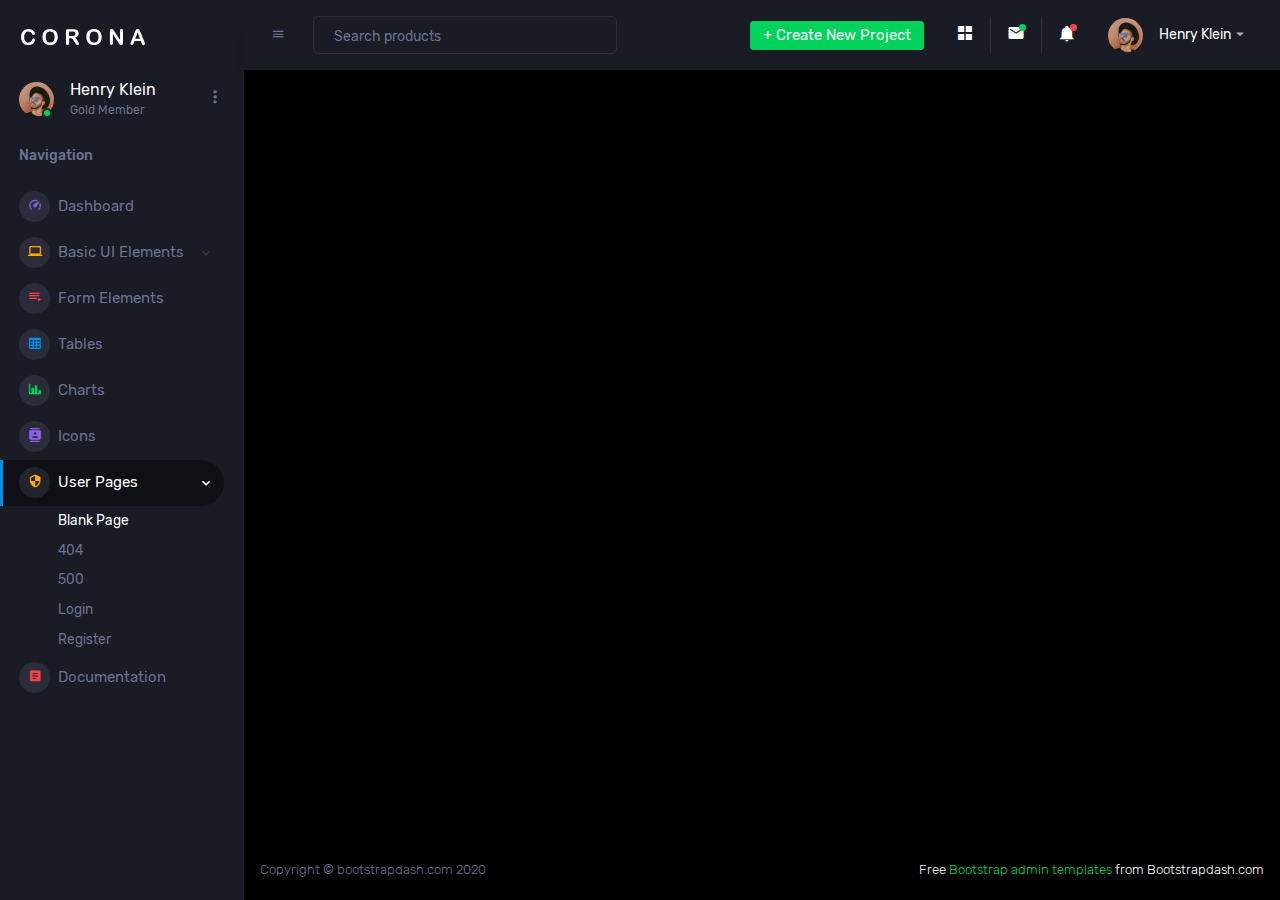
<file: dashboard/pages/samples/blank-page.html>
<!DOCTYPE html>
<html lang="en">
  <head>
    <!-- Required meta tags -->
    <meta charset="utf-8">
    <meta name="viewport" content="width=device-width, initial-scale=1, shrink-to-fit=no">
    <title>Corona Admin</title>
    <!-- plugins:css -->
    <link rel="stylesheet" href="../../assets/vendors/mdi/css/materialdesignicons.min.css">
    <link rel="stylesheet" href="../../assets/vendors/css/vendor.bundle.base.css">
    <!-- endinject -->
    <!-- Plugin css for this page -->
    <!-- End Plugin css for this page -->
    <!-- inject:css -->
    <!-- endinject -->
    <!-- Layout styles -->
    <link rel="stylesheet" href="../../assets/css/style.css">
    <!-- End layout styles -->
    <link rel="shortcut icon" href="../../assets/images/favicon.png" />
  </head>
  <body>
    <div class="container-scroller">
      <!-- partial:../../partials/_sidebar.html -->
      <nav class="sidebar sidebar-offcanvas" id="sidebar">
        <div class="sidebar-brand-wrapper d-none d-lg-flex align-items-center justify-content-center fixed-top">
          <a class="sidebar-brand brand-logo" href="../../index.html"><img src="../../assets/images/logo.svg" alt="logo" /></a>
          <a class="sidebar-brand brand-logo-mini" href="../../index.html"><img src="../../assets/images/logo-mini.svg" alt="logo" /></a>
        </div>
        <ul class="nav">
          <li class="nav-item profile">
            <div class="profile-desc">
              <div class="profile-pic">
                <div class="count-indicator">
                  <img class="img-xs rounded-circle " src="../../assets/images/faces/face15.jpg" alt="">
                  <span class="count bg-success"></span>
                </div>
                <div class="profile-name">
                  <h5 class="mb-0 font-weight-normal">Henry Klein</h5>
                  <span>Gold Member</span>
                </div>
              </div>
              <a href="#" id="profile-dropdown" data-toggle="dropdown"><i class="mdi mdi-dots-vertical"></i></a>
              <div class="dropdown-menu dropdown-menu-right sidebar-dropdown preview-list" aria-labelledby="profile-dropdown">
                <a href="#" class="dropdown-item preview-item">
                  <div class="preview-thumbnail">
                    <div class="preview-icon bg-dark rounded-circle">
                      <i class="mdi mdi-settings text-primary"></i>
                    </div>
                  </div>
                  <div class="preview-item-content">
                    <p class="preview-subject ellipsis mb-1 text-small">Account settings</p>
                  </div>
                </a>
                <div class="dropdown-divider"></div>
                <a href="#" class="dropdown-item preview-item">
                  <div class="preview-thumbnail">
                    <div class="preview-icon bg-dark rounded-circle">
                      <i class="mdi mdi-onepassword  text-info"></i>
                    </div>
                  </div>
                  <div class="preview-item-content">
                    <p class="preview-subject ellipsis mb-1 text-small">Change Password</p>
                  </div>
                </a>
                <div class="dropdown-divider"></div>
                <a href="#" class="dropdown-item preview-item">
                  <div class="preview-thumbnail">
                    <div class="preview-icon bg-dark rounded-circle">
                      <i class="mdi mdi-calendar-today text-success"></i>
                    </div>
                  </div>
                  <div class="preview-item-content">
                    <p class="preview-subject ellipsis mb-1 text-small">To-do list</p>
                  </div>
                </a>
              </div>
            </div>
          </li>
          <li class="nav-item nav-category">
            <span class="nav-link">Navigation</span>
          </li>
          <li class="nav-item menu-items">
            <a class="nav-link" href="../../index.html">
              <span class="menu-icon">
                <i class="mdi mdi-speedometer"></i>
              </span>
              <span class="menu-title">Dashboard</span>
            </a>
          </li>
          <li class="nav-item menu-items">
            <a class="nav-link" data-toggle="collapse" href="#ui-basic" aria-expanded="false" aria-controls="ui-basic">
              <span class="menu-icon">
                <i class="mdi mdi-laptop"></i>
              </span>
              <span class="menu-title">Basic UI Elements</span>
              <i class="menu-arrow"></i>
            </a>
            <div class="collapse" id="ui-basic">
              <ul class="nav flex-column sub-menu">
                <li class="nav-item"> <a class="nav-link" href="../../pages/ui-features/buttons.html">Buttons</a></li>
                <li class="nav-item"> <a class="nav-link" href="../../pages/ui-features/dropdowns.html">Dropdowns</a></li>
                <li class="nav-item"> <a class="nav-link" href="../../pages/ui-features/typography.html">Typography</a></li>
              </ul>
            </div>
          </li>
          <li class="nav-item menu-items">
            <a class="nav-link" href="../../pages/forms/basic_elements.html">
              <span class="menu-icon">
                <i class="mdi mdi-playlist-play"></i>
              </span>
              <span class="menu-title">Form Elements</span>
            </a>
          </li>
          <li class="nav-item menu-items">
            <a class="nav-link" href="../../pages/tables/basic-table.html">
              <span class="menu-icon">
                <i class="mdi mdi-table-large"></i>
              </span>
              <span class="menu-title">Tables</span>
            </a>
          </li>
          <li class="nav-item menu-items">
            <a class="nav-link" href="../../pages/charts/chartjs.html">
              <span class="menu-icon">
                <i class="mdi mdi-chart-bar"></i>
              </span>
              <span class="menu-title">Charts</span>
            </a>
          </li>
          <li class="nav-item menu-items">
            <a class="nav-link" href="../../pages/icons/mdi.html">
              <span class="menu-icon">
                <i class="mdi mdi-contacts"></i>
              </span>
              <span class="menu-title">Icons</span>
            </a>
          </li>
          <li class="nav-item menu-items">
            <a class="nav-link" data-toggle="collapse" href="#auth" aria-expanded="false" aria-controls="auth">
              <span class="menu-icon">
                <i class="mdi mdi-security"></i>
              </span>
              <span class="menu-title">User Pages</span>
              <i class="menu-arrow"></i>
            </a>
            <div class="collapse" id="auth">
              <ul class="nav flex-column sub-menu">
                <li class="nav-item"> <a class="nav-link" href="../../pages/samples/blank-page.html"> Blank Page </a></li>
                <li class="nav-item"> <a class="nav-link" href="../../pages/samples/error-404.html"> 404 </a></li>
                <li class="nav-item"> <a class="nav-link" href="../../pages/samples/error-500.html"> 500 </a></li>
                <li class="nav-item"> <a class="nav-link" href="../../pages/samples/login.html"> Login </a></li>
                <li class="nav-item"> <a class="nav-link" href="../../pages/samples/register.html"> Register </a></li>
              </ul>
            </div>
          </li>
          <li class="nav-item menu-items">
            <a class="nav-link" href="http://www.bootstrapdash.com/demo/corona-free/jquery/documentation/documentation.html">
              <span class="menu-icon">
                <i class="mdi mdi-file-document-box"></i>
              </span>
              <span class="menu-title">Documentation</span>
            </a>
          </li>
        </ul>
      </nav>
      <!-- partial -->
      <div class="container-fluid page-body-wrapper">
        <!-- partial:../../partials/_navbar.html -->
        <nav class="navbar p-0 fixed-top d-flex flex-row">
          <div class="navbar-brand-wrapper d-flex d-lg-none align-items-center justify-content-center">
            <a class="navbar-brand brand-logo-mini" href="../../index.html"><img src="../../assets/images/logo-mini.svg" alt="logo" /></a>
          </div>
          <div class="navbar-menu-wrapper flex-grow d-flex align-items-stretch">
            <button class="navbar-toggler navbar-toggler align-self-center" type="button" data-toggle="minimize">
              <span class="mdi mdi-menu"></span>
            </button>
            <ul class="navbar-nav w-100">
              <li class="nav-item w-100">
                <form class="nav-link mt-2 mt-md-0 d-none d-lg-flex search">
                  <input type="text" class="form-control" placeholder="Search products">
                </form>
              </li>
            </ul>
            <ul class="navbar-nav navbar-nav-right">
              <li class="nav-item dropdown d-none d-lg-block">
                <a class="nav-link btn btn-success create-new-button" id="createbuttonDropdown" data-toggle="dropdown" aria-expanded="false" href="#">+ Create New Project</a>
                <div class="dropdown-menu dropdown-menu-right navbar-dropdown preview-list" aria-labelledby="createbuttonDropdown">
                  <h6 class="p-3 mb-0">Projects</h6>
                  <div class="dropdown-divider"></div>
                  <a class="dropdown-item preview-item">
                    <div class="preview-thumbnail">
                      <div class="preview-icon bg-dark rounded-circle">
                        <i class="mdi mdi-file-outline text-primary"></i>
                      </div>
                    </div>
                    <div class="preview-item-content">
                      <p class="preview-subject ellipsis mb-1">Software Development</p>
                    </div>
                  </a>
                  <div class="dropdown-divider"></div>
                  <a class="dropdown-item preview-item">
                    <div class="preview-thumbnail">
                      <div class="preview-icon bg-dark rounded-circle">
                        <i class="mdi mdi-web text-info"></i>
                      </div>
                    </div>
                    <div class="preview-item-content">
                      <p class="preview-subject ellipsis mb-1">UI Development</p>
                    </div>
                  </a>
                  <div class="dropdown-divider"></div>
                  <a class="dropdown-item preview-item">
                    <div class="preview-thumbnail">
                      <div class="preview-icon bg-dark rounded-circle">
                        <i class="mdi mdi-layers text-danger"></i>
                      </div>
                    </div>
                    <div class="preview-item-content">
                      <p class="preview-subject ellipsis mb-1">Software Testing</p>
                    </div>
                  </a>
                  <div class="dropdown-divider"></div>
                  <p class="p-3 mb-0 text-center">See all projects</p>
                </div>
              </li>
              <li class="nav-item nav-settings d-none d-lg-block">
                <a class="nav-link" href="#">
                  <i class="mdi mdi-view-grid"></i>
                </a>
              </li>
              <li class="nav-item dropdown border-left">
                <a class="nav-link count-indicator dropdown-toggle" id="messageDropdown" href="#" data-toggle="dropdown" aria-expanded="false">
                  <i class="mdi mdi-email"></i>
                  <span class="count bg-success"></span>
                </a>
                <div class="dropdown-menu dropdown-menu-right navbar-dropdown preview-list" aria-labelledby="messageDropdown">
                  <h6 class="p-3 mb-0">Messages</h6>
                  <div class="dropdown-divider"></div>
                  <a class="dropdown-item preview-item">
                    <div class="preview-thumbnail">
                      <img src="../../assets/images/faces/face4.jpg" alt="image" class="rounded-circle profile-pic">
                    </div>
                    <div class="preview-item-content">
                      <p class="preview-subject ellipsis mb-1">Mark send you a message</p>
                      <p class="text-muted mb-0"> 1 Minutes ago </p>
                    </div>
                  </a>
                  <div class="dropdown-divider"></div>
                  <a class="dropdown-item preview-item">
                    <div class="preview-thumbnail">
                      <img src="../../assets/images/faces/face2.jpg" alt="image" class="rounded-circle profile-pic">
                    </div>
                    <div class="preview-item-content">
                      <p class="preview-subject ellipsis mb-1">Cregh send you a message</p>
                      <p class="text-muted mb-0"> 15 Minutes ago </p>
                    </div>
                  </a>
                  <div class="dropdown-divider"></div>
                  <a class="dropdown-item preview-item">
                    <div class="preview-thumbnail">
                      <img src="../../assets/images/faces/face3.jpg" alt="image" class="rounded-circle profile-pic">
                    </div>
                    <div class="preview-item-content">
                      <p class="preview-subject ellipsis mb-1">Profile picture updated</p>
                      <p class="text-muted mb-0"> 18 Minutes ago </p>
                    </div>
                  </a>
                  <div class="dropdown-divider"></div>
                  <p class="p-3 mb-0 text-center">4 new messages</p>
                </div>
              </li>
              <li class="nav-item dropdown border-left">
                <a class="nav-link count-indicator dropdown-toggle" id="notificationDropdown" href="#" data-toggle="dropdown">
                  <i class="mdi mdi-bell"></i>
                  <span class="count bg-danger"></span>
                </a>
                <div class="dropdown-menu dropdown-menu-right navbar-dropdown preview-list" aria-labelledby="notificationDropdown">
                  <h6 class="p-3 mb-0">Notifications</h6>
                  <div class="dropdown-divider"></div>
                  <a class="dropdown-item preview-item">
                    <div class="preview-thumbnail">
                      <div class="preview-icon bg-dark rounded-circle">
                        <i class="mdi mdi-calendar text-success"></i>
                      </div>
                    </div>
                    <div class="preview-item-content">
                      <p class="preview-subject mb-1">Event today</p>
                      <p class="text-muted ellipsis mb-0"> Just a reminder that you have an event today </p>
                    </div>
                  </a>
                  <div class="dropdown-divider"></div>
                  <a class="dropdown-item preview-item">
                    <div class="preview-thumbnail">
                      <div class="preview-icon bg-dark rounded-circle">
                        <i class="mdi mdi-settings text-danger"></i>
                      </div>
                    </div>
                    <div class="preview-item-content">
                      <p class="preview-subject mb-1">Settings</p>
                      <p class="text-muted ellipsis mb-0"> Update dashboard </p>
                    </div>
                  </a>
                  <div class="dropdown-divider"></div>
                  <a class="dropdown-item preview-item">
                    <div class="preview-thumbnail">
                      <div class="preview-icon bg-dark rounded-circle">
                        <i class="mdi mdi-link-variant text-warning"></i>
                      </div>
                    </div>
                    <div class="preview-item-content">
                      <p class="preview-subject mb-1">Launch Admin</p>
                      <p class="text-muted ellipsis mb-0"> New admin wow! </p>
                    </div>
                  </a>
                  <div class="dropdown-divider"></div>
                  <p class="p-3 mb-0 text-center">See all notifications</p>
                </div>
              </li>
              <li class="nav-item dropdown">
                <a class="nav-link" id="profileDropdown" href="#" data-toggle="dropdown">
                  <div class="navbar-profile">
                    <img class="img-xs rounded-circle" src="../../assets/images/faces/face15.jpg" alt="">
                    <p class="mb-0 d-none d-sm-block navbar-profile-name">Henry Klein</p>
                    <i class="mdi mdi-menu-down d-none d-sm-block"></i>
                  </div>
                </a>
                <div class="dropdown-menu dropdown-menu-right navbar-dropdown preview-list" aria-labelledby="profileDropdown">
                  <h6 class="p-3 mb-0">Profile</h6>
                  <div class="dropdown-divider"></div>
                  <a class="dropdown-item preview-item">
                    <div class="preview-thumbnail">
                      <div class="preview-icon bg-dark rounded-circle">
                        <i class="mdi mdi-settings text-success"></i>
                      </div>
                    </div>
                    <div class="preview-item-content">
                      <p class="preview-subject mb-1">Settings</p>
                    </div>
                  </a>
                  <div class="dropdown-divider"></div>
                  <a class="dropdown-item preview-item">
                    <div class="preview-thumbnail">
                      <div class="preview-icon bg-dark rounded-circle">
                        <i class="mdi mdi-logout text-danger"></i>
                      </div>
                    </div>
                    <div class="preview-item-content">
                      <p class="preview-subject mb-1">Log out</p>
                    </div>
                  </a>
                  <div class="dropdown-divider"></div>
                  <p class="p-3 mb-0 text-center">Advanced settings</p>
                </div>
              </li>
            </ul>
            <button class="navbar-toggler navbar-toggler-right d-lg-none align-self-center" type="button" data-toggle="offcanvas">
              <span class="mdi mdi-format-line-spacing"></span>
            </button>
          </div>
        </nav>
        <!-- partial -->
        <div class="main-panel">
          <div class="content-wrapper">
          </div>
          <!-- content-wrapper ends -->
          <!-- partial:../../partials/_footer.html -->
          <footer class="footer">
            <div class="d-sm-flex justify-content-center justify-content-sm-between">
              <span class="text-muted d-block text-center text-sm-left d-sm-inline-block">Copyright © bootstrapdash.com 2020</span>
              <span class="float-none float-sm-right d-block mt-1 mt-sm-0 text-center"> Free <a href="https://www.bootstrapdash.com/bootstrap-admin-template/" target="_blank">Bootstrap admin templates</a> from Bootstrapdash.com</span>
            </div>
          </footer>
          <!-- partial -->
        </div>
        <!-- main-panel ends -->
      </div>
      <!-- page-body-wrapper ends -->
    </div>
    <!-- container-scroller -->
    <!-- plugins:js -->
    <script src="../../assets/vendors/js/vendor.bundle.base.js"></script>
    <!-- endinject -->
    <!-- Plugin js for this page -->
    <!-- End plugin js for this page -->
    <!-- inject:js -->
    <script src="../../assets/js/off-canvas.js"></script>
    <script src="../../assets/js/hoverable-collapse.js"></script>
    <script src="../../assets/js/misc.js"></script>
    <script src="../../assets/js/settings.js"></script>
    <script src="../../assets/js/todolist.js"></script>
    <!-- endinject -->
    <!-- Custom js for this page -->
    <!-- End custom js for this page -->
  </body>
</html>
</file>
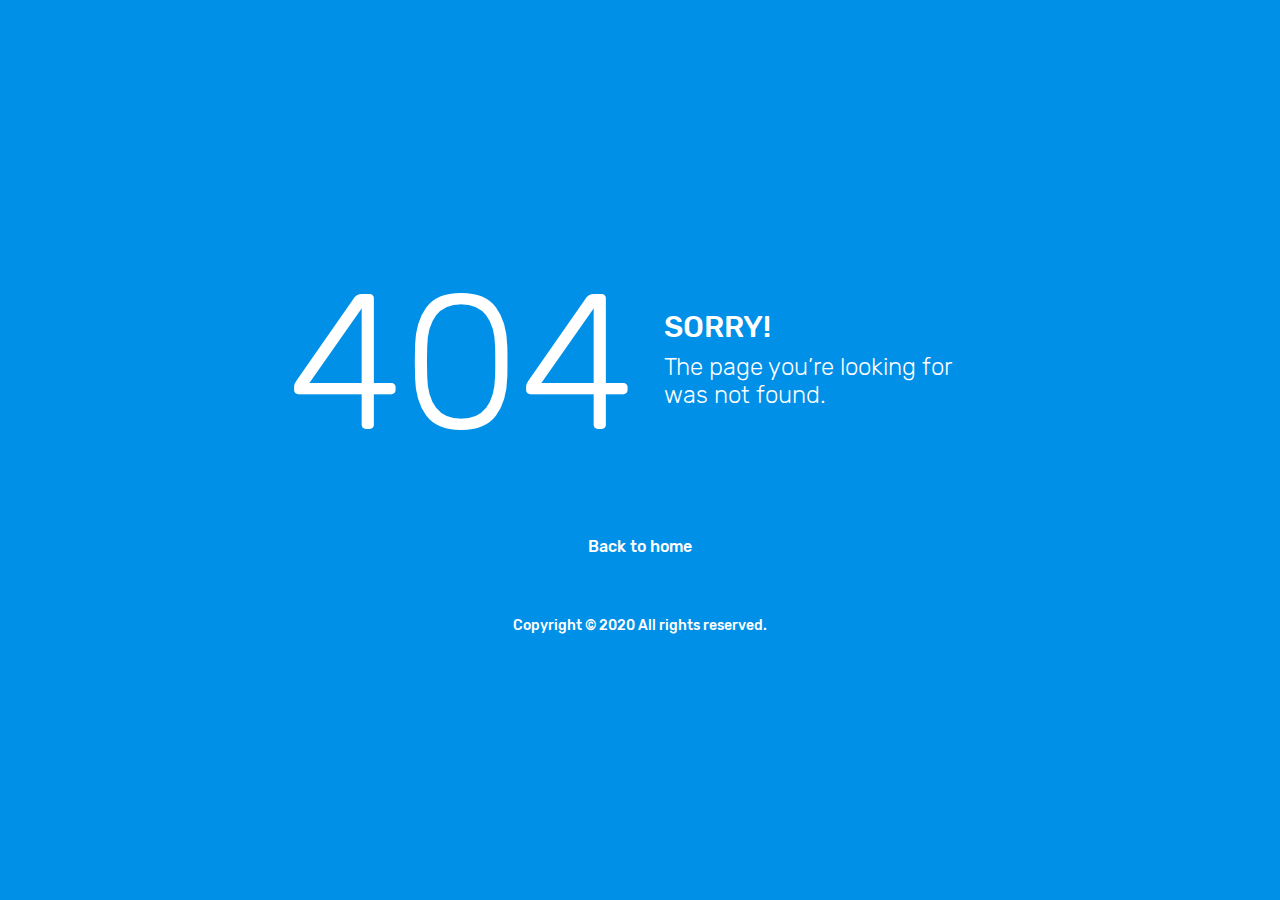
<file: dashboard/pages/samples/error-404.html>
<!DOCTYPE html>
<html lang="en">
  <head>
    <!-- Required meta tags -->
    <meta charset="utf-8">
    <meta name="viewport" content="width=device-width, initial-scale=1, shrink-to-fit=no">
    <title>Corona Admin</title>
    <!-- plugins:css -->
    <link rel="stylesheet" href="../../assets/vendors/mdi/css/materialdesignicons.min.css">
    <link rel="stylesheet" href="../../assets/vendors/css/vendor.bundle.base.css">
    <!-- endinject -->
    <!-- Plugin css for this page -->
    <!-- End Plugin css for this page -->
    <!-- inject:css -->
    <!-- endinject -->
    <!-- Layout styles -->
    <link rel="stylesheet" href="../../assets/css/style.css">
    <!-- End layout styles -->
    <link rel="shortcut icon" href="../../assets/images/favicon.png" />
  </head>
  <body>
    <div class="container-scroller">
      <div class="container-fluid page-body-wrapper full-page-wrapper">
        <div class="content-wrapper d-flex align-items-center text-center error-page bg-primary">
          <div class="row flex-grow">
            <div class="col-lg-7 mx-auto text-white">
              <div class="row align-items-center d-flex flex-row">
                <div class="col-lg-6 text-lg-right pr-lg-4">
                  <h1 class="display-1 mb-0">404</h1>
                </div>
                <div class="col-lg-6 error-page-divider text-lg-left pl-lg-4">
                  <h2>SORRY!</h2>
                  <h3 class="font-weight-light">The page you’re looking for was not found.</h3>
                </div>
              </div>
              <div class="row mt-5">
                <div class="col-12 text-center mt-xl-2">
                  <a class="text-white font-weight-medium" href="../../index.html">Back to home</a>
                </div>
              </div>
              <div class="row mt-5">
                <div class="col-12 mt-xl-2">
                  <p class="text-white font-weight-medium text-center">Copyright &copy; 2020 All rights reserved.</p>
                </div>
              </div>
            </div>
          </div>
        </div>
        <!-- content-wrapper ends -->
      </div>
      <!-- page-body-wrapper ends -->
    </div>
    <!-- container-scroller -->
    <!-- plugins:js -->
    <script src="../../assets/vendors/js/vendor.bundle.base.js"></script>
    <!-- endinject -->
    <!-- Plugin js for this page -->
    <!-- End plugin js for this page -->
    <!-- inject:js -->
    <script src="../../assets/js/off-canvas.js"></script>
    <script src="../../assets/js/hoverable-collapse.js"></script>
    <script src="../../assets/js/misc.js"></script>
    <script src="../../assets/js/settings.js"></script>
    <script src="../../assets/js/todolist.js"></script>
    <!-- endinject -->
  </body>
</html>
</file>
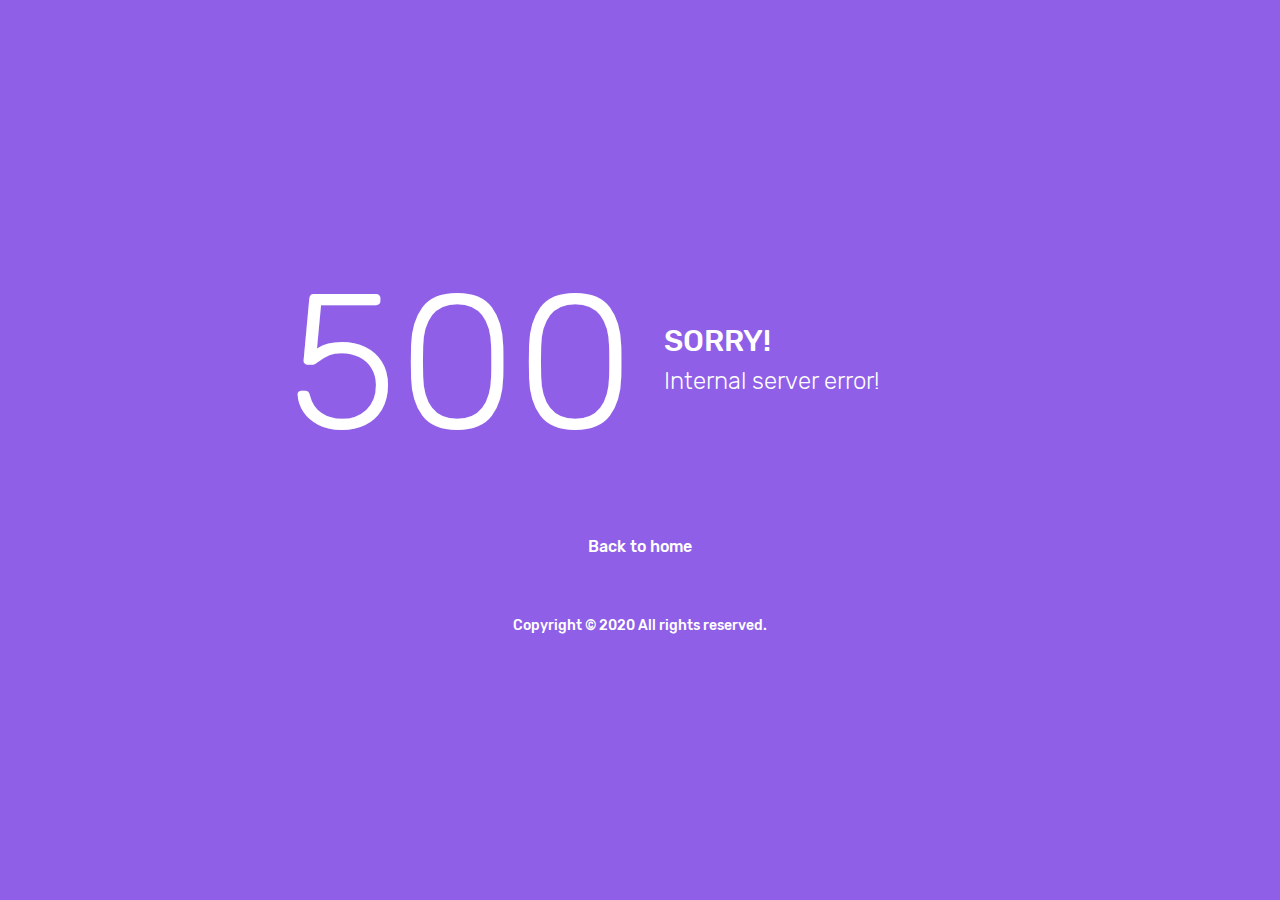
<file: dashboard/pages/samples/error-500.html>
<!DOCTYPE html>
<html lang="en">
  <head>
    <!-- Required meta tags -->
    <meta charset="utf-8">
    <meta name="viewport" content="width=device-width, initial-scale=1, shrink-to-fit=no">
    <title>Corona Admin</title>
    <!-- plugins:css -->
    <link rel="stylesheet" href="../../assets/vendors/mdi/css/materialdesignicons.min.css">
    <link rel="stylesheet" href="../../assets/vendors/css/vendor.bundle.base.css">
    <!-- endinject -->
    <!-- Plugin css for this page -->
    <!-- End Plugin css for this page -->
    <!-- inject:css -->
    <!-- endinject -->
    <!-- Layout styles -->
    <link rel="stylesheet" href="../../assets/css/style.css">
    <!-- End layout styles -->
    <link rel="shortcut icon" href="../../assets/images/favicon.png" />
  </head>
  <body>
    <div class="container-scroller">
      <div class="container-fluid page-body-wrapper full-page-wrapper">
        <div class="content-wrapper d-flex align-items-center text-center error-page bg-info">
          <div class="row flex-grow">
            <div class="col-lg-7 mx-auto text-white">
              <div class="row align-items-center d-flex flex-row">
                <div class="col-lg-6 text-lg-right pr-lg-4">
                  <h1 class="display-1 mb-0">500</h1>
                </div>
                <div class="col-lg-6 error-page-divider text-lg-left pl-lg-4">
                  <h2>SORRY!</h2>
                  <h3 class="font-weight-light">Internal server error!</h3>
                </div>
              </div>
              <div class="row mt-5">
                <div class="col-12 text-center mt-xl-2">
                  <a class="text-white font-weight-medium" href="../../index.html">Back to home</a>
                </div>
              </div>
              <div class="row mt-5">
                <div class="col-12 mt-xl-2">
                  <p class="text-white font-weight-medium text-center">Copyright &copy; 2020 All rights reserved.</p>
                </div>
              </div>
            </div>
          </div>
        </div>
        <!-- content-wrapper ends -->
      </div>
      <!-- page-body-wrapper ends -->
    </div>
    <!-- container-scroller -->
    <!-- plugins:js -->
    <script src="../../assets/vendors/js/vendor.bundle.base.js"></script>
    <!-- endinject -->
    <!-- Plugin js for this page -->
    <!-- End plugin js for this page -->
    <!-- inject:js -->
    <script src="../../assets/js/off-canvas.js"></script>
    <script src="../../assets/js/hoverable-collapse.js"></script>
    <script src="../../assets/js/misc.js"></script>
    <script src="../../assets/js/settings.js"></script>
    <script src="../../assets/js/todolist.js"></script>
    <!-- endinject -->
  </body>
</html>
</file>
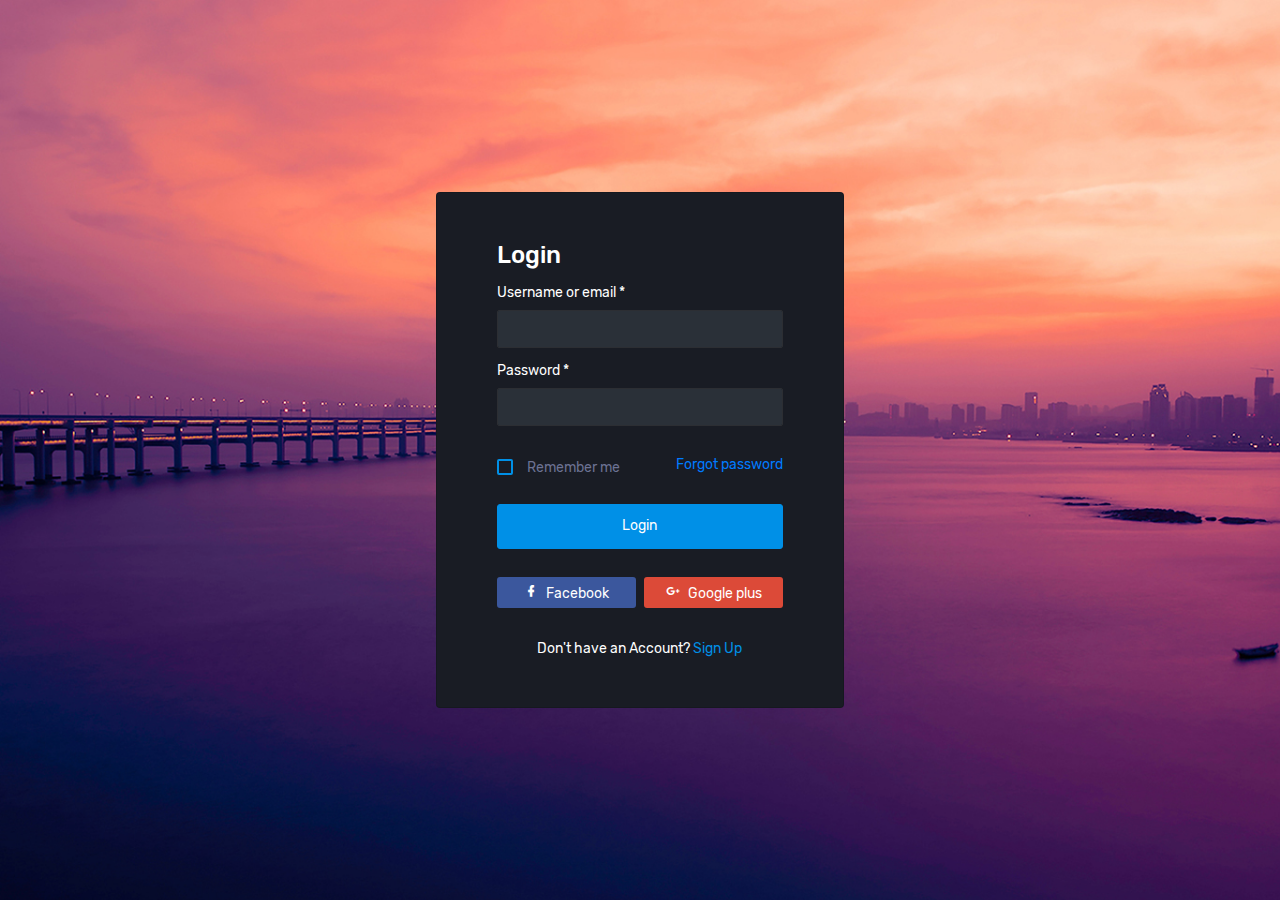
<file: dashboard/pages/samples/login.html>
<!DOCTYPE html>
<html lang="en">
  <head>
    <!-- Required meta tags -->
    <meta charset="utf-8">
    <meta name="viewport" content="width=device-width, initial-scale=1, shrink-to-fit=no">
    <title>Corona Admin</title>
    <!-- plugins:css -->
    <link rel="stylesheet" href="../../assets/vendors/mdi/css/materialdesignicons.min.css">
    <link rel="stylesheet" href="../../assets/vendors/css/vendor.bundle.base.css">
    <!-- endinject -->
    <!-- Plugin css for this page -->
    <!-- End plugin css for this page -->
    <!-- inject:css -->
    <!-- endinject -->
    <!-- Layout styles -->
    <link rel="stylesheet" href="../../assets/css/style.css">
    <!-- End layout styles -->
    <link rel="shortcut icon" href="../../assets/images/favicon.png" />
  </head>
  <body>
    <div class="container-scroller">
      <div class="container-fluid page-body-wrapper full-page-wrapper">
        <div class="row w-100 m-0">
          <div class="content-wrapper full-page-wrapper d-flex align-items-center auth login-bg">
            <div class="card col-lg-4 mx-auto">
              <div class="card-body px-5 py-5">
                <h3 class="card-title text-left mb-3">Login</h3>
                <form>
                  <div class="form-group">
                    <label>Username or email *</label>
                    <input type="text" class="form-control p_input">
                  </div>
                  <div class="form-group">
                    <label>Password *</label>
                    <input type="text" class="form-control p_input">
                  </div>
                  <div class="form-group d-flex align-items-center justify-content-between">
                    <div class="form-check">
                      <label class="form-check-label">
                        <input type="checkbox" class="form-check-input"> Remember me </label>
                    </div>
                    <a href="#" class="forgot-pass">Forgot password</a>
                  </div>
                  <div class="text-center">
                    <button type="submit" class="btn btn-primary btn-block enter-btn">Login</button>
                  </div>
                  <div class="d-flex">
                    <button class="btn btn-facebook mr-2 col">
                      <i class="mdi mdi-facebook"></i> Facebook </button>
                    <button class="btn btn-google col">
                      <i class="mdi mdi-google-plus"></i> Google plus </button>
                  </div>
                  <p class="sign-up">Don't have an Account?<a href="#"> Sign Up</a></p>
                </form>
              </div>
            </div>
          </div>
          <!-- content-wrapper ends -->
        </div>
        <!-- row ends -->
      </div>
      <!-- page-body-wrapper ends -->
    </div>
    <!-- container-scroller -->
    <!-- plugins:js -->
    <script src="../../assets/vendors/js/vendor.bundle.base.js"></script>
    <!-- endinject -->
    <!-- Plugin js for this page -->
    <!-- End plugin js for this page -->
    <!-- inject:js -->
    <script src="../../assets/js/off-canvas.js"></script>
    <script src="../../assets/js/hoverable-collapse.js"></script>
    <script src="../../assets/js/misc.js"></script>
    <script src="../../assets/js/settings.js"></script>
    <script src="../../assets/js/todolist.js"></script>
    <!-- endinject -->
  </body>
</html>
</file>
<file: dashboard/assets/vendors/css/vendor.bundle.base.css>
/*
 * Container style
 */
.ps {
  overflow: hidden !important;
  overflow-anchor: none;
  -ms-overflow-style: none;
  touch-action: auto;
  -ms-touch-action: auto;
}

/*
 * Scrollbar rail styles
 */
.ps__rail-x {
  display: none;
  opacity: 0;
  transition: background-color .2s linear, opacity .2s linear;
  -webkit-transition: background-color .2s linear, opacity .2s linear;
  height: 15px;
  /* there must be 'bottom' or 'top' for ps__rail-x */
  bottom: 0px;
  /* please don't change 'position' */
  position: absolute;
}

.ps__rail-y {
  display: none;
  opacity: 0;
  transition: background-color .2s linear, opacity .2s linear;
  -webkit-transition: background-color .2s linear, opacity .2s linear;
  width: 15px;
  /* there must be 'right' or 'left' for ps__rail-y */
  right: 0;
  /* please don't change 'position' */
  position: absolute;
}

.ps--active-x > .ps__rail-x,
.ps--active-y > .ps__rail-y {
  display: block;
  background-color: transparent;
}

.ps:hover > .ps__rail-x,
.ps:hover > .ps__rail-y,
.ps--focus > .ps__rail-x,
.ps--focus > .ps__rail-y,
.ps--scrolling-x > .ps__rail-x,
.ps--scrolling-y > .ps__rail-y {
  opacity: 0.6;
}

.ps .ps__rail-x:hover,
.ps .ps__rail-y:hover,
.ps .ps__rail-x:focus,
.ps .ps__rail-y:focus,
.ps .ps__rail-x.ps--clicking,
.ps .ps__rail-y.ps--clicking {
  background-color: #eee;
  opacity: 0.9;
}

/*
 * Scrollbar thumb styles
 */
.ps__thumb-x {
  background-color: #aaa;
  border-radius: 6px;
  transition: background-color .2s linear, height .2s ease-in-out;
  -webkit-transition: background-color .2s linear, height .2s ease-in-out;
  height: 6px;
  /* there must be 'bottom' for ps__thumb-x */
  bottom: 2px;
  /* please don't change 'position' */
  position: absolute;
}

.ps__thumb-y {
  background-color: #aaa;
  border-radius: 6px;
  transition: background-color .2s linear, width .2s ease-in-out;
  -webkit-transition: background-color .2s linear, width .2s ease-in-out;
  width: 6px;
  /* there must be 'right' for ps__thumb-y */
  right: 2px;
  /* please don't change 'position' */
  position: absolute;
}

.ps__rail-x:hover > .ps__thumb-x,
.ps__rail-x:focus > .ps__thumb-x,
.ps__rail-x.ps--clicking .ps__thumb-x {
  background-color: #999;
  height: 11px;
}

.ps__rail-y:hover > .ps__thumb-y,
.ps__rail-y:focus > .ps__thumb-y,
.ps__rail-y.ps--clicking .ps__thumb-y {
  background-color: #999;
  width: 11px;
}

/* MS supports */
@supports (-ms-overflow-style: none) {
  .ps {
    overflow: auto !important;
  }
}

@media screen and (-ms-high-contrast: active), (-ms-high-contrast: none) {
  .ps {
    overflow: auto !important;
  }
}
</file>
<file: premium/css/main.css>
body {
    font-family: 'Poppins', sans-serif !important;
    background-color: #1d1d1e;
    color: #fff;
    -webkit-font-smoothing: antialiased;
    -moz-osx-font-smoothing: grayscale;
    text-rendering: optimizeLegibility;
    border-top: 6px #28a745 solid !important;
    font-size: 16px;
}

.nav-link {
     font-size: 14px !important;
     background: transparent !important;
     font-family: Lato, sans-serif !important;
     text-transform: capitalize !important;
 }
 .nav-link:hover {
     background: transparent !important;
     color: #28a745 !important;
     font-weight: bold !important;
 }

 .login-btn {
     border: 2px solid #0861b4 !important;
     font-size: 10px !important;
 }
 .login-btn:hover {
     background: #28a745 !important;
 }
.navbar {
    box-shadow: none !important
}

.navbar-brand {
    font-size: 25px !important
}

.navbar-toggler-icon {
    color: #fff !important
}

.btn {
    border-radius: 10px !important;
    font-size: 16px !important;
    font-weight: 600 !important;
    text-transform: uppercase !important;
}

.btn-primary {
    background-color: #28a745!important
}
.btn-secondary {
    background-color: #2C2F33 !important
}
.heading {
    padding: 160px 50px !important;
    color: #fff !important;
    background-position: bottom !important;
    background-size: 300% !important;
    background-repeat: no-repeat !important;
}

.title {
    line-height: 90px !important;
    margin-bottom: -2px !important;
    font-size: 36px !important
}

.subtitle {
    color: rgba(255, 255, 255, 0.685) !important;
    font-size: 16px !important;
    font-family: 'Lato', sans-serif;
}


.features {
    text-align: center !important;
    background: #28a745 !important;
    padding: 60px 50px !important;
    background-image: url("../assets/wavy-dark-by-nouridio.svg") !important;
    background-position: bottom !important;
    background-size: 200% !important;
    background-repeat: no-repeat !important;
}
.features .title {
    font-size: 40px !important;
    color: #ffffff !important;
    line-height: 70px !important;
}

.features .subtitle {
    font-size: 20px !important;
    color: #a2a8bd;
}

.features .card-body {
    text-align: left !important;
}

.features .card-title {
    margin: 0 0 -3px !important;
}
.cards {
    margin-top: 30px !important;
}

.card {
    border-radius: 5px !important;
    box-shadow: none !important;
}

.card-title {
    font-size: 28px !important;
    font-weight: 600 !important;
    color: #28a745 !important;
}

.statistics {
    text-align: center !important;
    padding-top: 300px !important;
}

.statistics .card-body{
    padding: 0 !important;
    height: 280 !important;
    width: 332 !important;
    max-height: 280 !important;
    max-width: 332 !important;
}

.statistics .title {
    font-size: 40px !important;
    color: #ffffff !important;
    line-height: 70px !important;
}

.statistics .subtitle {
    font-size: 20px !important;
    color: #a2a8bd;
}

.card.statistic {
    background: transparent !important;
    box-shadow: none !important;
    color: #f7f7f7 !important;
}

.start {
    padding: 60px 50px !important
}

.start .card {
    background: transparent !important;
    color: #f6f9ff !important;
}

.features .card {
    background: #1D1E28;
    border-radius: 22px !important;
    border: 4px solid #0861b4;
}
.features .card-text {
color: rgba(255, 255, 255, 0.46) !important
}

.features .card-body {
    padding: 40px 40px 40px 30px !important;
}

.navbar-toggler-icon {
    color: #fff !important
}
.footer {
    text-align: center !important;
    padding: 5px 6px !important;
    color: #ecf2ff;
    padding: 30px 30px !important
}

.footer .nouridio {
    font-family: 'Montserrat' !important;
    font-style: normal !important;
    font-weight: 600 !important;
    font-size: 16px !important;
    line-height: 5px !important;
    letter-spacing: 0.15em !important;
    font-variant: small-caps !important;
}

.footer .nouridio a {
    color: #28a745 !important;
    text-decoration: none !important;
}

.footer .bot-footer {
    text-align: center !important;
    color: #a2a8bd !important
}
</file>
<file: dashboard/assets/vendors/flag-icon-css/css/flag-icon.min.css>
.flag-icon-background{background-size:contain;background-position:50%;background-repeat:no-repeat}.flag-icon{background-size:contain;background-position:50%;background-repeat:no-repeat;position:relative;display:inline-block;width:1.33333333em;line-height:1em}.flag-icon:before{content:'\00a0'}.flag-icon.flag-icon-squared{width:1em}.flag-icon-ad{background-image:url(../flags/4x3/ad.svg)}.flag-icon-ad.flag-icon-squared{background-image:url(../flags/1x1/ad.svg)}.flag-icon-ae{background-image:url(../flags/4x3/ae.svg)}.flag-icon-ae.flag-icon-squared{background-image:url(../flags/1x1/ae.svg)}.flag-icon-af{background-image:url(../flags/4x3/af.svg)}.flag-icon-af.flag-icon-squared{background-image:url(../flags/1x1/af.svg)}.flag-icon-ag{background-image:url(../flags/4x3/ag.svg)}.flag-icon-ag.flag-icon-squared{background-image:url(../flags/1x1/ag.svg)}.flag-icon-ai{background-image:url(../flags/4x3/ai.svg)}.flag-icon-ai.flag-icon-squared{background-image:url(../flags/1x1/ai.svg)}.flag-icon-al{background-image:url(../flags/4x3/al.svg)}.flag-icon-al.flag-icon-squared{background-image:url(../flags/1x1/al.svg)}.flag-icon-am{background-image:url(../flags/4x3/am.svg)}.flag-icon-am.flag-icon-squared{background-image:url(../flags/1x1/am.svg)}.flag-icon-ao{background-image:url(../flags/4x3/ao.svg)}.flag-icon-ao.flag-icon-squared{background-image:url(../flags/1x1/ao.svg)}.flag-icon-aq{background-image:url(../flags/4x3/aq.svg)}.flag-icon-aq.flag-icon-squared{background-image:url(../flags/1x1/aq.svg)}.flag-icon-ar{background-image:url(../flags/4x3/ar.svg)}.flag-icon-ar.flag-icon-squared{background-image:url(../flags/1x1/ar.svg)}.flag-icon-as{background-image:url(../flags/4x3/as.svg)}.flag-icon-as.flag-icon-squared{background-image:url(../flags/1x1/as.svg)}.flag-icon-at{background-image:url(../flags/4x3/at.svg)}.flag-icon-at.flag-icon-squared{background-image:url(../flags/1x1/at.svg)}.flag-icon-au{background-image:url(../flags/4x3/au.svg)}.flag-icon-au.flag-icon-squared{background-image:url(../flags/1x1/au.svg)}.flag-icon-aw{background-image:url(../flags/4x3/aw.svg)}.flag-icon-aw.flag-icon-squared{background-image:url(../flags/1x1/aw.svg)}.flag-icon-ax{background-image:url(../flags/4x3/ax.svg)}.flag-icon-ax.flag-icon-squared{background-image:url(../flags/1x1/ax.svg)}.flag-icon-az{background-image:url(../flags/4x3/az.svg)}.flag-icon-az.flag-icon-squared{background-image:url(../flags/1x1/az.svg)}.flag-icon-ba{background-image:url(../flags/4x3/ba.svg)}.flag-icon-ba.flag-icon-squared{background-image:url(../flags/1x1/ba.svg)}.flag-icon-bb{background-image:url(../flags/4x3/bb.svg)}.flag-icon-bb.flag-icon-squared{background-image:url(../flags/1x1/bb.svg)}.flag-icon-bd{background-image:url(../flags/4x3/bd.svg)}.flag-icon-bd.flag-icon-squared{background-image:url(../flags/1x1/bd.svg)}.flag-icon-be{background-image:url(../flags/4x3/be.svg)}.flag-icon-be.flag-icon-squared{background-image:url(../flags/1x1/be.svg)}.flag-icon-bf{background-image:url(../flags/4x3/bf.svg)}.flag-icon-bf.flag-icon-squared{background-image:url(../flags/1x1/bf.svg)}.flag-icon-bg{background-image:url(../flags/4x3/bg.svg)}.flag-icon-bg.flag-icon-squared{background-image:url(../flags/1x1/bg.svg)}.flag-icon-bh{background-image:url(../flags/4x3/bh.svg)}.flag-icon-bh.flag-icon-squared{background-image:url(../flags/1x1/bh.svg)}.flag-icon-bi{background-image:url(../flags/4x3/bi.svg)}.flag-icon-bi.flag-icon-squared{background-image:url(../flags/1x1/bi.svg)}.flag-icon-bj{background-image:url(../flags/4x3/bj.svg)}.flag-icon-bj.flag-icon-squared{background-image:url(../flags/1x1/bj.svg)}.flag-icon-bl{background-image:url(../flags/4x3/bl.svg)}.flag-icon-bl.flag-icon-squared{background-image:url(../flags/1x1/bl.svg)}.flag-icon-bm{background-image:url(../flags/4x3/bm.svg)}.flag-icon-bm.flag-icon-squared{background-image:url(../flags/1x1/bm.svg)}.flag-icon-bn{background-image:url(../flags/4x3/bn.svg)}.flag-icon-bn.flag-icon-squared{background-image:url(../flags/1x1/bn.svg)}.flag-icon-bo{background-image:url(../flags/4x3/bo.svg)}.flag-icon-bo.flag-icon-squared{background-image:url(../flags/1x1/bo.svg)}.flag-icon-bq{background-image:url(../flags/4x3/bq.svg)}.flag-icon-bq.flag-icon-squared{background-image:url(../flags/1x1/bq.svg)}.flag-icon-br{background-image:url(../flags/4x3/br.svg)}.flag-icon-br.flag-icon-squared{background-image:url(../flags/1x1/br.svg)}.flag-icon-bs{background-image:url(../flags/4x3/bs.svg)}.flag-icon-bs.flag-icon-squared{background-image:url(../flags/1x1/bs.svg)}.flag-icon-bt{background-image:url(../flags/4x3/bt.svg)}.flag-icon-bt.flag-icon-squared{background-image:url(../flags/1x1/bt.svg)}.flag-icon-bv{background-image:url(../flags/4x3/bv.svg)}.flag-icon-bv.flag-icon-squared{background-image:url(../flags/1x1/bv.svg)}.flag-icon-bw{background-image:url(../flags/4x3/bw.svg)}.flag-icon-bw.flag-icon-squared{background-image:url(../flags/1x1/bw.svg)}.flag-icon-by{background-image:url(../flags/4x3/by.svg)}.flag-icon-by.flag-icon-squared{background-image:url(../flags/1x1/by.svg)}.flag-icon-bz{background-image:url(../flags/4x3/bz.svg)}.flag-icon-bz.flag-icon-squared{background-image:url(../flags/1x1/bz.svg)}.flag-icon-ca{background-image:url(../flags/4x3/ca.svg)}.flag-icon-ca.flag-icon-squared{background-image:url(../flags/1x1/ca.svg)}.flag-icon-cc{background-image:url(../flags/4x3/cc.svg)}.flag-icon-cc.flag-icon-squared{background-image:url(../flags/1x1/cc.svg)}.flag-icon-cd{background-image:url(../flags/4x3/cd.svg)}.flag-icon-cd.flag-icon-squared{background-image:url(../flags/1x1/cd.svg)}.flag-icon-cf{background-image:url(../flags/4x3/cf.svg)}.flag-icon-cf.flag-icon-squared{background-image:url(../flags/1x1/cf.svg)}.flag-icon-cg{background-image:url(../flags/4x3/cg.svg)}.flag-icon-cg.flag-icon-squared{background-image:url(../flags/1x1/cg.svg)}.flag-icon-ch{background-image:url(../flags/4x3/ch.svg)}.flag-icon-ch.flag-icon-squared{background-image:url(../flags/1x1/ch.svg)}.flag-icon-ci{background-image:url(../flags/4x3/ci.svg)}.flag-icon-ci.flag-icon-squared{background-image:url(../flags/1x1/ci.svg)}.flag-icon-ck{background-image:url(../flags/4x3/ck.svg)}.flag-icon-ck.flag-icon-squared{background-image:url(../flags/1x1/ck.svg)}.flag-icon-cl{background-image:url(../flags/4x3/cl.svg)}.flag-icon-cl.flag-icon-squared{background-image:url(../flags/1x1/cl.svg)}.flag-icon-cm{background-image:url(../flags/4x3/cm.svg)}.flag-icon-cm.flag-icon-squared{background-image:url(../flags/1x1/cm.svg)}.flag-icon-cn{background-image:url(../flags/4x3/cn.svg)}.flag-icon-cn.flag-icon-squared{background-image:url(../flags/1x1/cn.svg)}.flag-icon-co{background-image:url(../flags/4x3/co.svg)}.flag-icon-co.flag-icon-squared{background-image:url(../flags/1x1/co.svg)}.flag-icon-cr{background-image:url(../flags/4x3/cr.svg)}.flag-icon-cr.flag-icon-squared{background-image:url(../flags/1x1/cr.svg)}.flag-icon-cu{background-image:url(../flags/4x3/cu.svg)}.flag-icon-cu.flag-icon-squared{background-image:url(../flags/1x1/cu.svg)}.flag-icon-cv{background-image:url(../flags/4x3/cv.svg)}.flag-icon-cv.flag-icon-squared{background-image:url(../flags/1x1/cv.svg)}.flag-icon-cw{background-image:url(../flags/4x3/cw.svg)}.flag-icon-cw.flag-icon-squared{background-image:url(../flags/1x1/cw.svg)}.flag-icon-cx{background-image:url(../flags/4x3/cx.svg)}.flag-icon-cx.flag-icon-squared{background-image:url(../flags/1x1/cx.svg)}.flag-icon-cy{background-image:url(../flags/4x3/cy.svg)}.flag-icon-cy.flag-icon-squared{background-image:url(../flags/1x1/cy.svg)}.flag-icon-cz{background-image:url(../flags/4x3/cz.svg)}.flag-icon-cz.flag-icon-squared{background-image:url(../flags/1x1/cz.svg)}.flag-icon-de{background-image:url(../flags/4x3/de.svg)}.flag-icon-de.flag-icon-squared{background-image:url(../flags/1x1/de.svg)}.flag-icon-dj{background-image:url(../flags/4x3/dj.svg)}.flag-icon-dj.flag-icon-squared{background-image:url(../flags/1x1/dj.svg)}.flag-icon-dk{background-image:url(../flags/4x3/dk.svg)}.flag-icon-dk.flag-icon-squared{background-image:url(../flags/1x1/dk.svg)}.flag-icon-dm{background-image:url(../flags/4x3/dm.svg)}.flag-icon-dm.flag-icon-squared{background-image:url(../flags/1x1/dm.svg)}.flag-icon-do{background-image:url(../flags/4x3/do.svg)}.flag-icon-do.flag-icon-squared{background-image:url(../flags/1x1/do.svg)}.flag-icon-dz{background-image:url(../flags/4x3/dz.svg)}.flag-icon-dz.flag-icon-squared{background-image:url(../flags/1x1/dz.svg)}.flag-icon-ec{background-image:url(../flags/4x3/ec.svg)}.flag-icon-ec.flag-icon-squared{background-image:url(../flags/1x1/ec.svg)}.flag-icon-ee{background-image:url(../flags/4x3/ee.svg)}.flag-icon-ee.flag-icon-squared{background-image:url(../flags/1x1/ee.svg)}.flag-icon-eg{background-image:url(../flags/4x3/eg.svg)}.flag-icon-eg.flag-icon-squared{background-image:url(../flags/1x1/eg.svg)}.flag-icon-eh{background-image:url(../flags/4x3/eh.svg)}.flag-icon-eh.flag-icon-squared{background-image:url(../flags/1x1/eh.svg)}.flag-icon-er{background-image:url(../flags/4x3/er.svg)}.flag-icon-er.flag-icon-squared{background-image:url(../flags/1x1/er.svg)}.flag-icon-es{background-image:url(../flags/4x3/es.svg)}.flag-icon-es.flag-icon-squared{background-image:url(../flags/1x1/es.svg)}.flag-icon-et{background-image:url(../flags/4x3/et.svg)}.flag-icon-et.flag-icon-squared{background-image:url(../flags/1x1/et.svg)}.flag-icon-fi{background-image:url(../flags/4x3/fi.svg)}.flag-icon-fi.flag-icon-squared{background-image:url(../flags/1x1/fi.svg)}.flag-icon-fj{background-image:url(../flags/4x3/fj.svg)}.flag-icon-fj.flag-icon-squared{background-image:url(../flags/1x1/fj.svg)}.flag-icon-fk{background-image:url(../flags/4x3/fk.svg)}.flag-icon-fk.flag-icon-squared{background-image:url(../flags/1x1/fk.svg)}.flag-icon-fm{background-image:url(../flags/4x3/fm.svg)}.flag-icon-fm.flag-icon-squared{background-image:url(../flags/1x1/fm.svg)}.flag-icon-fo{background-image:url(../flags/4x3/fo.svg)}.flag-icon-fo.flag-icon-squared{background-image:url(../flags/1x1/fo.svg)}.flag-icon-fr{background-image:url(../flags/4x3/fr.svg)}.flag-icon-fr.flag-icon-squared{background-image:url(../flags/1x1/fr.svg)}.flag-icon-ga{background-image:url(../flags/4x3/ga.svg)}.flag-icon-ga.flag-icon-squared{background-image:url(../flags/1x1/ga.svg)}.flag-icon-gb{background-image:url(../flags/4x3/gb.svg)}.flag-icon-gb.flag-icon-squared{background-image:url(../flags/1x1/gb.svg)}.flag-icon-gd{background-image:url(../flags/4x3/gd.svg)}.flag-icon-gd.flag-icon-squared{background-image:url(../flags/1x1/gd.svg)}.flag-icon-ge{background-image:url(../flags/4x3/ge.svg)}.flag-icon-ge.flag-icon-squared{background-image:url(../flags/1x1/ge.svg)}.flag-icon-gf{background-image:url(../flags/4x3/gf.svg)}.flag-icon-gf.flag-icon-squared{background-image:url(../flags/1x1/gf.svg)}.flag-icon-gg{background-image:url(../flags/4x3/gg.svg)}.flag-icon-gg.flag-icon-squared{background-image:url(../flags/1x1/gg.svg)}.flag-icon-gh{background-image:url(../flags/4x3/gh.svg)}.flag-icon-gh.flag-icon-squared{background-image:url(../flags/1x1/gh.svg)}.flag-icon-gi{background-image:url(../flags/4x3/gi.svg)}.flag-icon-gi.flag-icon-squared{background-image:url(../flags/1x1/gi.svg)}.flag-icon-gl{background-image:url(../flags/4x3/gl.svg)}.flag-icon-gl.flag-icon-squared{background-image:url(../flags/1x1/gl.svg)}.flag-icon-gm{background-image:url(../flags/4x3/gm.svg)}.flag-icon-gm.flag-icon-squared{background-image:url(../flags/1x1/gm.svg)}.flag-icon-gn{background-image:url(../flags/4x3/gn.svg)}.flag-icon-gn.flag-icon-squared{background-image:url(../flags/1x1/gn.svg)}.flag-icon-gp{background-image:url(../flags/4x3/gp.svg)}.flag-icon-gp.flag-icon-squared{background-image:url(../flags/1x1/gp.svg)}.flag-icon-gq{background-image:url(../flags/4x3/gq.svg)}.flag-icon-gq.flag-icon-squared{background-image:url(../flags/1x1/gq.svg)}.flag-icon-gr{background-image:url(../flags/4x3/gr.svg)}.flag-icon-gr.flag-icon-squared{background-image:url(../flags/1x1/gr.svg)}.flag-icon-gs{background-image:url(../flags/4x3/gs.svg)}.flag-icon-gs.flag-icon-squared{background-image:url(../flags/1x1/gs.svg)}.flag-icon-gt{background-image:url(../flags/4x3/gt.svg)}.flag-icon-gt.flag-icon-squared{background-image:url(../flags/1x1/gt.svg)}.flag-icon-gu{background-image:url(../flags/4x3/gu.svg)}.flag-icon-gu.flag-icon-squared{background-image:url(../flags/1x1/gu.svg)}.flag-icon-gw{background-image:url(../flags/4x3/gw.svg)}.flag-icon-gw.flag-icon-squared{background-image:url(../flags/1x1/gw.svg)}.flag-icon-gy{background-image:url(../flags/4x3/gy.svg)}.flag-icon-gy.flag-icon-squared{background-image:url(../flags/1x1/gy.svg)}.flag-icon-hk{background-image:url(../flags/4x3/hk.svg)}.flag-icon-hk.flag-icon-squared{background-image:url(../flags/1x1/hk.svg)}.flag-icon-hm{background-image:url(../flags/4x3/hm.svg)}.flag-icon-hm.flag-icon-squared{background-image:url(../flags/1x1/hm.svg)}.flag-icon-hn{background-image:url(../flags/4x3/hn.svg)}.flag-icon-hn.flag-icon-squared{background-image:url(../flags/1x1/hn.svg)}.flag-icon-hr{background-image:url(../flags/4x3/hr.svg)}.flag-icon-hr.flag-icon-squared{background-image:url(../flags/1x1/hr.svg)}.flag-icon-ht{background-image:url(../flags/4x3/ht.svg)}.flag-icon-ht.flag-icon-squared{background-image:url(../flags/1x1/ht.svg)}.flag-icon-hu{background-image:url(../flags/4x3/hu.svg)}.flag-icon-hu.flag-icon-squared{background-image:url(../flags/1x1/hu.svg)}.flag-icon-id{background-image:url(../flags/4x3/id.svg)}.flag-icon-id.flag-icon-squared{background-image:url(../flags/1x1/id.svg)}.flag-icon-ie{background-image:url(../flags/4x3/ie.svg)}.flag-icon-ie.flag-icon-squared{background-image:url(../flags/1x1/ie.svg)}.flag-icon-il{background-image:url(../flags/4x3/il.svg)}.flag-icon-il.flag-icon-squared{background-image:url(../flags/1x1/il.svg)}.flag-icon-im{background-image:url(../flags/4x3/im.svg)}.flag-icon-im.flag-icon-squared{background-image:url(../flags/1x1/im.svg)}.flag-icon-in{background-image:url(../flags/4x3/in.svg)}.flag-icon-in.flag-icon-squared{background-image:url(../flags/1x1/in.svg)}.flag-icon-io{background-image:url(../flags/4x3/io.svg)}.flag-icon-io.flag-icon-squared{background-image:url(../flags/1x1/io.svg)}.flag-icon-iq{background-image:url(../flags/4x3/iq.svg)}.flag-icon-iq.flag-icon-squared{background-image:url(../flags/1x1/iq.svg)}.flag-icon-ir{background-image:url(../flags/4x3/ir.svg)}.flag-icon-ir.flag-icon-squared{background-image:url(../flags/1x1/ir.svg)}.flag-icon-is{background-image:url(../flags/4x3/is.svg)}.flag-icon-is.flag-icon-squared{background-image:url(../flags/1x1/is.svg)}.flag-icon-it{background-image:url(../flags/4x3/it.svg)}.flag-icon-it.flag-icon-squared{background-image:url(../flags/1x1/it.svg)}.flag-icon-je{background-image:url(../flags/4x3/je.svg)}.flag-icon-je.flag-icon-squared{background-image:url(../flags/1x1/je.svg)}.flag-icon-jm{background-image:url(../flags/4x3/jm.svg)}.flag-icon-jm.flag-icon-squared{background-image:url(../flags/1x1/jm.svg)}.flag-icon-jo{background-image:url(../flags/4x3/jo.svg)}.flag-icon-jo.flag-icon-squared{background-image:url(../flags/1x1/jo.svg)}.flag-icon-jp{background-image:url(../flags/4x3/jp.svg)}.flag-icon-jp.flag-icon-squared{background-image:url(../flags/1x1/jp.svg)}.flag-icon-ke{background-image:url(../flags/4x3/ke.svg)}.flag-icon-ke.flag-icon-squared{background-image:url(../flags/1x1/ke.svg)}.flag-icon-kg{background-image:url(../flags/4x3/kg.svg)}.flag-icon-kg.flag-icon-squared{background-image:url(../flags/1x1/kg.svg)}.flag-icon-kh{background-image:url(../flags/4x3/kh.svg)}.flag-icon-kh.flag-icon-squared{background-image:url(../flags/1x1/kh.svg)}.flag-icon-ki{background-image:url(../flags/4x3/ki.svg)}.flag-icon-ki.flag-icon-squared{background-image:url(../flags/1x1/ki.svg)}.flag-icon-km{background-image:url(../flags/4x3/km.svg)}.flag-icon-km.flag-icon-squared{background-image:url(../flags/1x1/km.svg)}.flag-icon-kn{background-image:url(../flags/4x3/kn.svg)}.flag-icon-kn.flag-icon-squared{background-image:url(../flags/1x1/kn.svg)}.flag-icon-kp{background-image:url(../flags/4x3/kp.svg)}.flag-icon-kp.flag-icon-squared{background-image:url(../flags/1x1/kp.svg)}.flag-icon-kr{background-image:url(../flags/4x3/kr.svg)}.flag-icon-kr.flag-icon-squared{background-image:url(../flags/1x1/kr.svg)}.flag-icon-kw{background-image:url(../flags/4x3/kw.svg)}.flag-icon-kw.flag-icon-squared{background-image:url(../flags/1x1/kw.svg)}.flag-icon-ky{background-image:url(../flags/4x3/ky.svg)}.flag-icon-ky.flag-icon-squared{background-image:url(../flags/1x1/ky.svg)}.flag-icon-kz{background-image:url(../flags/4x3/kz.svg)}.flag-icon-kz.flag-icon-squared{background-image:url(../flags/1x1/kz.svg)}.flag-icon-la{background-image:url(../flags/4x3/la.svg)}.flag-icon-la.flag-icon-squared{background-image:url(../flags/1x1/la.svg)}.flag-icon-lb{background-image:url(../flags/4x3/lb.svg)}.flag-icon-lb.flag-icon-squared{background-image:url(../flags/1x1/lb.svg)}.flag-icon-lc{background-image:url(../flags/4x3/lc.svg)}.flag-icon-lc.flag-icon-squared{background-image:url(../flags/1x1/lc.svg)}.flag-icon-li{background-image:url(../flags/4x3/li.svg)}.flag-icon-li.flag-icon-squared{background-image:url(../flags/1x1/li.svg)}.flag-icon-lk{background-image:url(../flags/4x3/lk.svg)}.flag-icon-lk.flag-icon-squared{background-image:url(../flags/1x1/lk.svg)}.flag-icon-lr{background-image:url(../flags/4x3/lr.svg)}.flag-icon-lr.flag-icon-squared{background-image:url(../flags/1x1/lr.svg)}.flag-icon-ls{background-image:url(../flags/4x3/ls.svg)}.flag-icon-ls.flag-icon-squared{background-image:url(../flags/1x1/ls.svg)}.flag-icon-lt{background-image:url(../flags/4x3/lt.svg)}.flag-icon-lt.flag-icon-squared{background-image:url(../flags/1x1/lt.svg)}.flag-icon-lu{background-image:url(../flags/4x3/lu.svg)}.flag-icon-lu.flag-icon-squared{background-image:url(../flags/1x1/lu.svg)}.flag-icon-lv{background-image:url(../flags/4x3/lv.svg)}.flag-icon-lv.flag-icon-squared{background-image:url(../flags/1x1/lv.svg)}.flag-icon-ly{background-image:url(../flags/4x3/ly.svg)}.flag-icon-ly.flag-icon-squared{background-image:url(../flags/1x1/ly.svg)}.flag-icon-ma{background-image:url(../flags/4x3/ma.svg)}.flag-icon-ma.flag-icon-squared{background-image:url(../flags/1x1/ma.svg)}.flag-icon-mc{background-image:url(../flags/4x3/mc.svg)}.flag-icon-mc.flag-icon-squared{background-image:url(../flags/1x1/mc.svg)}.flag-icon-md{background-image:url(../flags/4x3/md.svg)}.flag-icon-md.flag-icon-squared{background-image:url(../flags/1x1/md.svg)}.flag-icon-me{background-image:url(../flags/4x3/me.svg)}.flag-icon-me.flag-icon-squared{background-image:url(../flags/1x1/me.svg)}.flag-icon-mf{background-image:url(../flags/4x3/mf.svg)}.flag-icon-mf.flag-icon-squared{background-image:url(../flags/1x1/mf.svg)}.flag-icon-mg{background-image:url(../flags/4x3/mg.svg)}.flag-icon-mg.flag-icon-squared{background-image:url(../flags/1x1/mg.svg)}.flag-icon-mh{background-image:url(../flags/4x3/mh.svg)}.flag-icon-mh.flag-icon-squared{background-image:url(../flags/1x1/mh.svg)}.flag-icon-mk{background-image:url(../flags/4x3/mk.svg)}.flag-icon-mk.flag-icon-squared{background-image:url(../flags/1x1/mk.svg)}.flag-icon-ml{background-image:url(../flags/4x3/ml.svg)}.flag-icon-ml.flag-icon-squared{background-image:url(../flags/1x1/ml.svg)}.flag-icon-mm{background-image:url(../flags/4x3/mm.svg)}.flag-icon-mm.flag-icon-squared{background-image:url(../flags/1x1/mm.svg)}.flag-icon-mn{background-image:url(../flags/4x3/mn.svg)}.flag-icon-mn.flag-icon-squared{background-image:url(../flags/1x1/mn.svg)}.flag-icon-mo{background-image:url(../flags/4x3/mo.svg)}.flag-icon-mo.flag-icon-squared{background-image:url(../flags/1x1/mo.svg)}.flag-icon-mp{background-image:url(../flags/4x3/mp.svg)}.flag-icon-mp.flag-icon-squared{background-image:url(../flags/1x1/mp.svg)}.flag-icon-mq{background-image:url(../flags/4x3/mq.svg)}.flag-icon-mq.flag-icon-squared{background-image:url(../flags/1x1/mq.svg)}.flag-icon-mr{background-image:url(../flags/4x3/mr.svg)}.flag-icon-mr.flag-icon-squared{background-image:url(../flags/1x1/mr.svg)}.flag-icon-ms{background-image:url(../flags/4x3/ms.svg)}.flag-icon-ms.flag-icon-squared{background-image:url(../flags/1x1/ms.svg)}.flag-icon-mt{background-image:url(../flags/4x3/mt.svg)}.flag-icon-mt.flag-icon-squared{background-image:url(../flags/1x1/mt.svg)}.flag-icon-mu{background-image:url(../flags/4x3/mu.svg)}.flag-icon-mu.flag-icon-squared{background-image:url(../flags/1x1/mu.svg)}.flag-icon-mv{background-image:url(../flags/4x3/mv.svg)}.flag-icon-mv.flag-icon-squared{background-image:url(../flags/1x1/mv.svg)}.flag-icon-mw{background-image:url(../flags/4x3/mw.svg)}.flag-icon-mw.flag-icon-squared{background-image:url(../flags/1x1/mw.svg)}.flag-icon-mx{background-image:url(../flags/4x3/mx.svg)}.flag-icon-mx.flag-icon-squared{background-image:url(../flags/1x1/mx.svg)}.flag-icon-my{background-image:url(../flags/4x3/my.svg)}.flag-icon-my.flag-icon-squared{background-image:url(../flags/1x1/my.svg)}.flag-icon-mz{background-image:url(../flags/4x3/mz.svg)}.flag-icon-mz.flag-icon-squared{background-image:url(../flags/1x1/mz.svg)}.flag-icon-na{background-image:url(../flags/4x3/na.svg)}.flag-icon-na.flag-icon-squared{background-image:url(../flags/1x1/na.svg)}.flag-icon-nc{background-image:url(../flags/4x3/nc.svg)}.flag-icon-nc.flag-icon-squared{background-image:url(../flags/1x1/nc.svg)}.flag-icon-ne{background-image:url(../flags/4x3/ne.svg)}.flag-icon-ne.flag-icon-squared{background-image:url(../flags/1x1/ne.svg)}.flag-icon-nf{background-image:url(../flags/4x3/nf.svg)}.flag-icon-nf.flag-icon-squared{background-image:url(../flags/1x1/nf.svg)}.flag-icon-ng{background-image:url(../flags/4x3/ng.svg)}.flag-icon-ng.flag-icon-squared{background-image:url(../flags/1x1/ng.svg)}.flag-icon-ni{background-image:url(../flags/4x3/ni.svg)}.flag-icon-ni.flag-icon-squared{background-image:url(../flags/1x1/ni.svg)}.flag-icon-nl{background-image:url(../flags/4x3/nl.svg)}.flag-icon-nl.flag-icon-squared{background-image:url(../flags/1x1/nl.svg)}.flag-icon-no{background-image:url(../flags/4x3/no.svg)}.flag-icon-no.flag-icon-squared{background-image:url(../flags/1x1/no.svg)}.flag-icon-np{background-image:url(../flags/4x3/np.svg)}.flag-icon-np.flag-icon-squared{background-image:url(../flags/1x1/np.svg)}.flag-icon-nr{background-image:url(../flags/4x3/nr.svg)}.flag-icon-nr.flag-icon-squared{background-image:url(../flags/1x1/nr.svg)}.flag-icon-nu{background-image:url(../flags/4x3/nu.svg)}.flag-icon-nu.flag-icon-squared{background-image:url(../flags/1x1/nu.svg)}.flag-icon-nz{background-image:url(../flags/4x3/nz.svg)}.flag-icon-nz.flag-icon-squared{background-image:url(../flags/1x1/nz.svg)}.flag-icon-om{background-image:url(../flags/4x3/om.svg)}.flag-icon-om.flag-icon-squared{background-image:url(../flags/1x1/om.svg)}.flag-icon-pa{background-image:url(../flags/4x3/pa.svg)}.flag-icon-pa.flag-icon-squared{background-image:url(../flags/1x1/pa.svg)}.flag-icon-pe{background-image:url(../flags/4x3/pe.svg)}.flag-icon-pe.flag-icon-squared{background-image:url(../flags/1x1/pe.svg)}.flag-icon-pf{background-image:url(../flags/4x3/pf.svg)}.flag-icon-pf.flag-icon-squared{background-image:url(../flags/1x1/pf.svg)}.flag-icon-pg{background-image:url(../flags/4x3/pg.svg)}.flag-icon-pg.flag-icon-squared{background-image:url(../flags/1x1/pg.svg)}.flag-icon-ph{background-image:url(../flags/4x3/ph.svg)}.flag-icon-ph.flag-icon-squared{background-image:url(../flags/1x1/ph.svg)}.flag-icon-pk{background-image:url(../flags/4x3/pk.svg)}.flag-icon-pk.flag-icon-squared{background-image:url(../flags/1x1/pk.svg)}.flag-icon-pl{background-image:url(../flags/4x3/pl.svg)}.flag-icon-pl.flag-icon-squared{background-image:url(../flags/1x1/pl.svg)}.flag-icon-pm{background-image:url(../flags/4x3/pm.svg)}.flag-icon-pm.flag-icon-squared{background-image:url(../flags/1x1/pm.svg)}.flag-icon-pn{background-image:url(../flags/4x3/pn.svg)}.flag-icon-pn.flag-icon-squared{background-image:url(../flags/1x1/pn.svg)}.flag-icon-pr{background-image:url(../flags/4x3/pr.svg)}.flag-icon-pr.flag-icon-squared{background-image:url(../flags/1x1/pr.svg)}.flag-icon-ps{background-image:url(../flags/4x3/ps.svg)}.flag-icon-ps.flag-icon-squared{background-image:url(../flags/1x1/ps.svg)}.flag-icon-pt{background-image:url(../flags/4x3/pt.svg)}.flag-icon-pt.flag-icon-squared{background-image:url(../flags/1x1/pt.svg)}.flag-icon-pw{background-image:url(../flags/4x3/pw.svg)}.flag-icon-pw.flag-icon-squared{background-image:url(../flags/1x1/pw.svg)}.flag-icon-py{background-image:url(../flags/4x3/py.svg)}.flag-icon-py.flag-icon-squared{background-image:url(../flags/1x1/py.svg)}.flag-icon-qa{background-image:url(../flags/4x3/qa.svg)}.flag-icon-qa.flag-icon-squared{background-image:url(../flags/1x1/qa.svg)}.flag-icon-re{background-image:url(../flags/4x3/re.svg)}.flag-icon-re.flag-icon-squared{background-image:url(../flags/1x1/re.svg)}.flag-icon-ro{background-image:url(../flags/4x3/ro.svg)}.flag-icon-ro.flag-icon-squared{background-image:url(../flags/1x1/ro.svg)}.flag-icon-rs{background-image:url(../flags/4x3/rs.svg)}.flag-icon-rs.flag-icon-squared{background-image:url(../flags/1x1/rs.svg)}.flag-icon-ru{background-image:url(../flags/4x3/ru.svg)}.flag-icon-ru.flag-icon-squared{background-image:url(../flags/1x1/ru.svg)}.flag-icon-rw{background-image:url(../flags/4x3/rw.svg)}.flag-icon-rw.flag-icon-squared{background-image:url(../flags/1x1/rw.svg)}.flag-icon-sa{background-image:url(../flags/4x3/sa.svg)}.flag-icon-sa.flag-icon-squared{background-image:url(../flags/1x1/sa.svg)}.flag-icon-sb{background-image:url(../flags/4x3/sb.svg)}.flag-icon-sb.flag-icon-squared{background-image:url(../flags/1x1/sb.svg)}.flag-icon-sc{background-image:url(../flags/4x3/sc.svg)}.flag-icon-sc.flag-icon-squared{background-image:url(../flags/1x1/sc.svg)}.flag-icon-sd{background-image:url(../flags/4x3/sd.svg)}.flag-icon-sd.flag-icon-squared{background-image:url(../flags/1x1/sd.svg)}.flag-icon-se{background-image:url(../flags/4x3/se.svg)}.flag-icon-se.flag-icon-squared{background-image:url(../flags/1x1/se.svg)}.flag-icon-sg{background-image:url(../flags/4x3/sg.svg)}.flag-icon-sg.flag-icon-squared{background-image:url(../flags/1x1/sg.svg)}.flag-icon-sh{background-image:url(../flags/4x3/sh.svg)}.flag-icon-sh.flag-icon-squared{background-image:url(../flags/1x1/sh.svg)}.flag-icon-si{background-image:url(../flags/4x3/si.svg)}.flag-icon-si.flag-icon-squared{background-image:url(../flags/1x1/si.svg)}.flag-icon-sj{background-image:url(../flags/4x3/sj.svg)}.flag-icon-sj.flag-icon-squared{background-image:url(../flags/1x1/sj.svg)}.flag-icon-sk{background-image:url(../flags/4x3/sk.svg)}.flag-icon-sk.flag-icon-squared{background-image:url(../flags/1x1/sk.svg)}.flag-icon-sl{background-image:url(../flags/4x3/sl.svg)}.flag-icon-sl.flag-icon-squared{background-image:url(../flags/1x1/sl.svg)}.flag-icon-sm{background-image:url(../flags/4x3/sm.svg)}.flag-icon-sm.flag-icon-squared{background-image:url(../flags/1x1/sm.svg)}.flag-icon-sn{background-image:url(../flags/4x3/sn.svg)}.flag-icon-sn.flag-icon-squared{background-image:url(../flags/1x1/sn.svg)}.flag-icon-so{background-image:url(../flags/4x3/so.svg)}.flag-icon-so.flag-icon-squared{background-image:url(../flags/1x1/so.svg)}.flag-icon-sr{background-image:url(../flags/4x3/sr.svg)}.flag-icon-sr.flag-icon-squared{background-image:url(../flags/1x1/sr.svg)}.flag-icon-ss{background-image:url(../flags/4x3/ss.svg)}.flag-icon-ss.flag-icon-squared{background-image:url(../flags/1x1/ss.svg)}.flag-icon-st{background-image:url(../flags/4x3/st.svg)}.flag-icon-st.flag-icon-squared{background-image:url(../flags/1x1/st.svg)}.flag-icon-sv{background-image:url(../flags/4x3/sv.svg)}.flag-icon-sv.flag-icon-squared{background-image:url(../flags/1x1/sv.svg)}.flag-icon-sx{background-image:url(../flags/4x3/sx.svg)}.flag-icon-sx.flag-icon-squared{background-image:url(../flags/1x1/sx.svg)}.flag-icon-sy{background-image:url(../flags/4x3/sy.svg)}.flag-icon-sy.flag-icon-squared{background-image:url(../flags/1x1/sy.svg)}.flag-icon-sz{background-image:url(../flags/4x3/sz.svg)}.flag-icon-sz.flag-icon-squared{background-image:url(../flags/1x1/sz.svg)}.flag-icon-tc{background-image:url(../flags/4x3/tc.svg)}.flag-icon-tc.flag-icon-squared{background-image:url(../flags/1x1/tc.svg)}.flag-icon-td{background-image:url(../flags/4x3/td.svg)}.flag-icon-td.flag-icon-squared{background-image:url(../flags/1x1/td.svg)}.flag-icon-tf{background-image:url(../flags/4x3/tf.svg)}.flag-icon-tf.flag-icon-squared{background-image:url(../flags/1x1/tf.svg)}.flag-icon-tg{background-image:url(../flags/4x3/tg.svg)}.flag-icon-tg.flag-icon-squared{background-image:url(../flags/1x1/tg.svg)}.flag-icon-th{background-image:url(../flags/4x3/th.svg)}.flag-icon-th.flag-icon-squared{background-image:url(../flags/1x1/th.svg)}.flag-icon-tj{background-image:url(../flags/4x3/tj.svg)}.flag-icon-tj.flag-icon-squared{background-image:url(../flags/1x1/tj.svg)}.flag-icon-tk{background-image:url(../flags/4x3/tk.svg)}.flag-icon-tk.flag-icon-squared{background-image:url(../flags/1x1/tk.svg)}.flag-icon-tl{background-image:url(../flags/4x3/tl.svg)}.flag-icon-tl.flag-icon-squared{background-image:url(../flags/1x1/tl.svg)}.flag-icon-tm{background-image:url(../flags/4x3/tm.svg)}.flag-icon-tm.flag-icon-squared{background-image:url(../flags/1x1/tm.svg)}.flag-icon-tn{background-image:url(../flags/4x3/tn.svg)}.flag-icon-tn.flag-icon-squared{background-image:url(../flags/1x1/tn.svg)}.flag-icon-to{background-image:url(../flags/4x3/to.svg)}.flag-icon-to.flag-icon-squared{background-image:url(../flags/1x1/to.svg)}.flag-icon-tr{background-image:url(../flags/4x3/tr.svg)}.flag-icon-tr.flag-icon-squared{background-image:url(../flags/1x1/tr.svg)}.flag-icon-tt{background-image:url(../flags/4x3/tt.svg)}.flag-icon-tt.flag-icon-squared{background-image:url(../flags/1x1/tt.svg)}.flag-icon-tv{background-image:url(../flags/4x3/tv.svg)}.flag-icon-tv.flag-icon-squared{background-image:url(../flags/1x1/tv.svg)}.flag-icon-tw{background-image:url(../flags/4x3/tw.svg)}.flag-icon-tw.flag-icon-squared{background-image:url(../flags/1x1/tw.svg)}.flag-icon-tz{background-image:url(../flags/4x3/tz.svg)}.flag-icon-tz.flag-icon-squared{background-image:url(../flags/1x1/tz.svg)}.flag-icon-ua{background-image:url(../flags/4x3/ua.svg)}.flag-icon-ua.flag-icon-squared{background-image:url(../flags/1x1/ua.svg)}.flag-icon-ug{background-image:url(../flags/4x3/ug.svg)}.flag-icon-ug.flag-icon-squared{background-image:url(../flags/1x1/ug.svg)}.flag-icon-um{background-image:url(../flags/4x3/um.svg)}.flag-icon-um.flag-icon-squared{background-image:url(../flags/1x1/um.svg)}.flag-icon-us{background-image:url(../flags/4x3/us.svg)}.flag-icon-us.flag-icon-squared{background-image:url(../flags/1x1/us.svg)}.flag-icon-uy{background-image:url(../flags/4x3/uy.svg)}.flag-icon-uy.flag-icon-squared{background-image:url(../flags/1x1/uy.svg)}.flag-icon-uz{background-image:url(../flags/4x3/uz.svg)}.flag-icon-uz.flag-icon-squared{background-image:url(../flags/1x1/uz.svg)}.flag-icon-va{background-image:url(../flags/4x3/va.svg)}.flag-icon-va.flag-icon-squared{background-image:url(../flags/1x1/va.svg)}.flag-icon-vc{background-image:url(../flags/4x3/vc.svg)}.flag-icon-vc.flag-icon-squared{background-image:url(../flags/1x1/vc.svg)}.flag-icon-ve{background-image:url(../flags/4x3/ve.svg)}.flag-icon-ve.flag-icon-squared{background-image:url(../flags/1x1/ve.svg)}.flag-icon-vg{background-image:url(../flags/4x3/vg.svg)}.flag-icon-vg.flag-icon-squared{background-image:url(../flags/1x1/vg.svg)}.flag-icon-vi{background-image:url(../flags/4x3/vi.svg)}.flag-icon-vi.flag-icon-squared{background-image:url(../flags/1x1/vi.svg)}.flag-icon-vn{background-image:url(../flags/4x3/vn.svg)}.flag-icon-vn.flag-icon-squared{background-image:url(../flags/1x1/vn.svg)}.flag-icon-vu{background-image:url(../flags/4x3/vu.svg)}.flag-icon-vu.flag-icon-squared{background-image:url(../flags/1x1/vu.svg)}.flag-icon-wf{background-image:url(../flags/4x3/wf.svg)}.flag-icon-wf.flag-icon-squared{background-image:url(../flags/1x1/wf.svg)}.flag-icon-ws{background-image:url(../flags/4x3/ws.svg)}.flag-icon-ws.flag-icon-squared{background-image:url(../flags/1x1/ws.svg)}.flag-icon-ye{background-image:url(../flags/4x3/ye.svg)}.flag-icon-ye.flag-icon-squared{background-image:url(../flags/1x1/ye.svg)}.flag-icon-yt{background-image:url(../flags/4x3/yt.svg)}.flag-icon-yt.flag-icon-squared{background-image:url(../flags/1x1/yt.svg)}.flag-icon-za{background-image:url(../flags/4x3/za.svg)}.flag-icon-za.flag-icon-squared{background-image:url(../flags/1x1/za.svg)}.flag-icon-zm{background-image:url(../flags/4x3/zm.svg)}.flag-icon-zm.flag-icon-squared{background-image:url(../flags/1x1/zm.svg)}.flag-icon-zw{background-image:url(../flags/4x3/zw.svg)}.flag-icon-zw.flag-icon-squared{background-image:url(../flags/1x1/zw.svg)}.flag-icon-es-ca{background-image:url(../flags/4x3/es-ca.svg)}.flag-icon-es-ca.flag-icon-squared{background-image:url(../flags/1x1/es-ca.svg)}.flag-icon-eu{background-image:url(../flags/4x3/eu.svg)}.flag-icon-eu.flag-icon-squared{background-image:url(../flags/1x1/eu.svg)}.flag-icon-gb-eng{background-image:url(../flags/4x3/gb-eng.svg)}.flag-icon-gb-eng.flag-icon-squared{background-image:url(../flags/1x1/gb-eng.svg)}.flag-icon-gb-nir{background-image:url(../flags/4x3/gb-nir.svg)}.flag-icon-gb-nir.flag-icon-squared{background-image:url(../flags/1x1/gb-nir.svg)}.flag-icon-gb-sct{background-image:url(../flags/4x3/gb-sct.svg)}.flag-icon-gb-sct.flag-icon-squared{background-image:url(../flags/1x1/gb-sct.svg)}.flag-icon-gb-wls{background-image:url(../flags/4x3/gb-wls.svg)}.flag-icon-gb-wls.flag-icon-squared{background-image:url(../flags/1x1/gb-wls.svg)}.flag-icon-un{background-image:url(../flags/4x3/un.svg)}.flag-icon-un.flag-icon-squared{background-image:url(../flags/1x1/un.svg)}.flag-icon-xk{background-image:url(../flags/4x3/xk.svg)}.flag-icon-xk.flag-icon-squared{background-image:url(../flags/1x1/xk.svg)}
</file>
